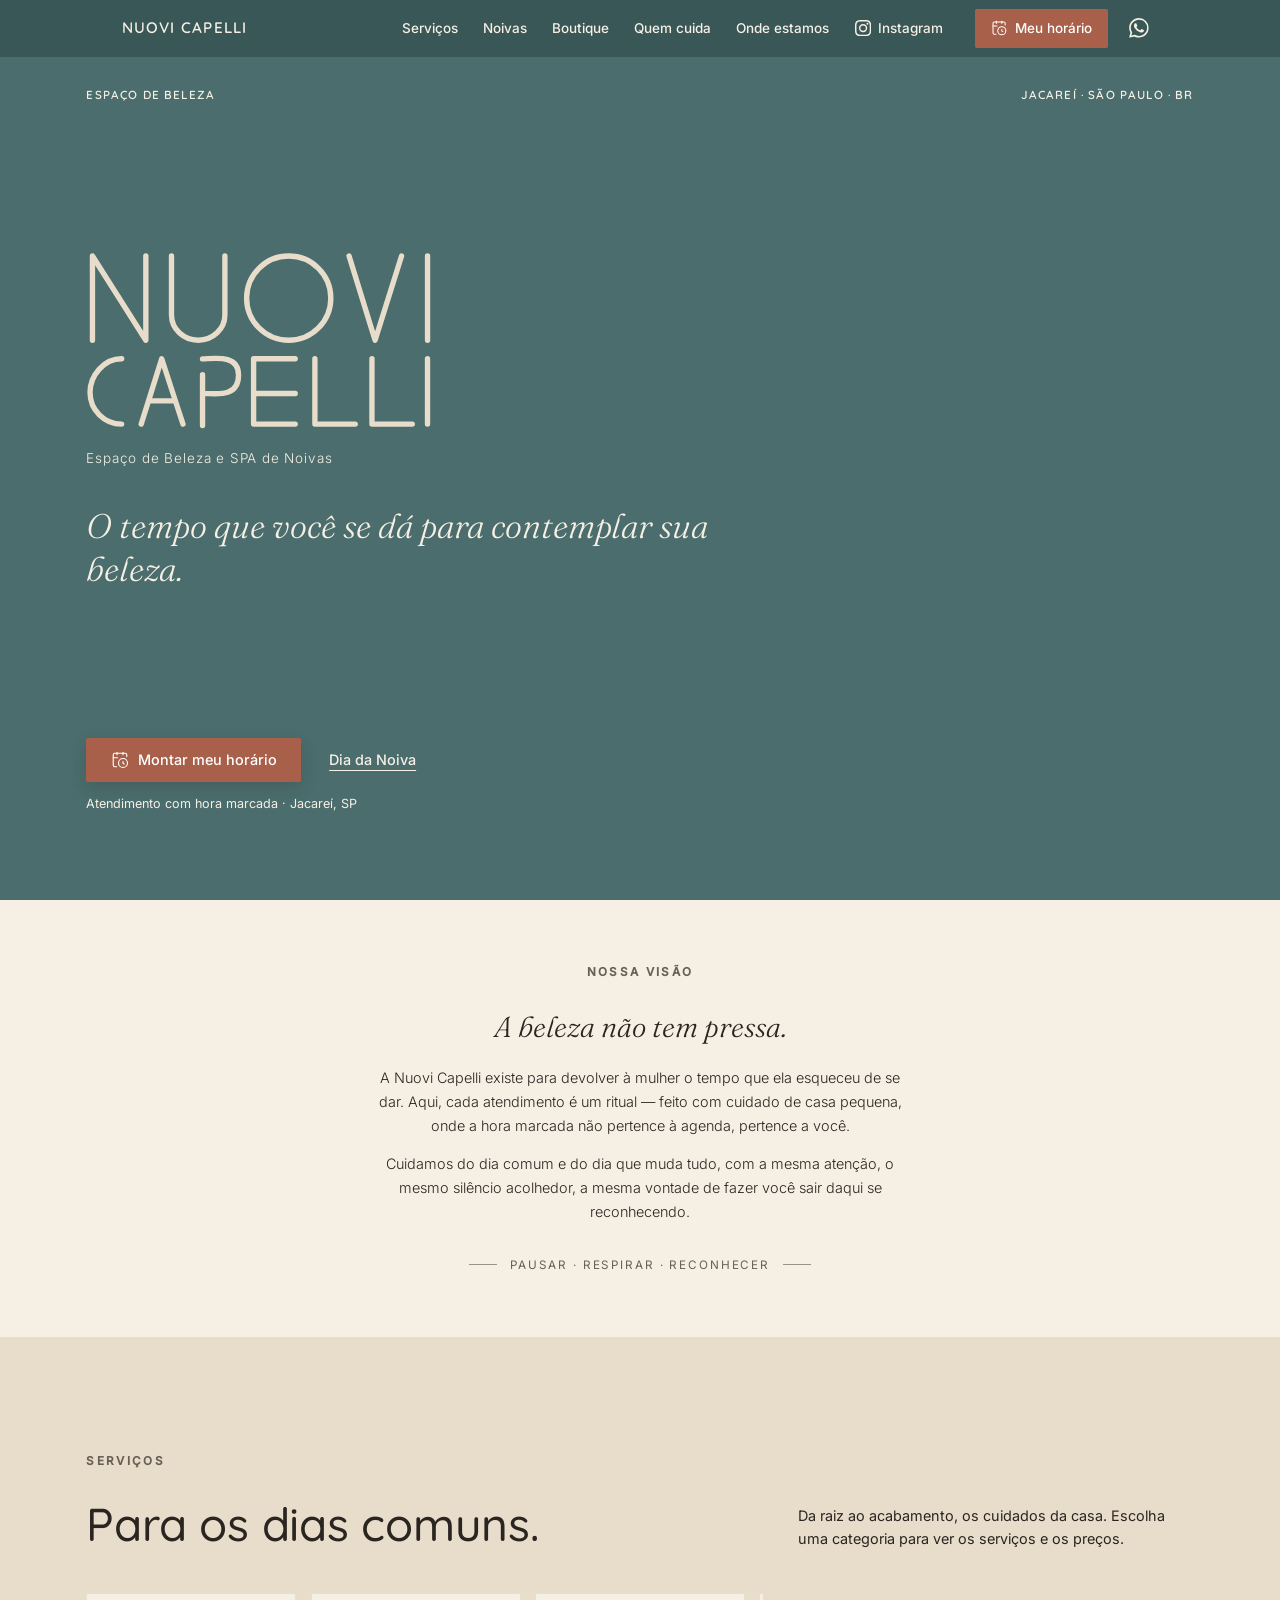
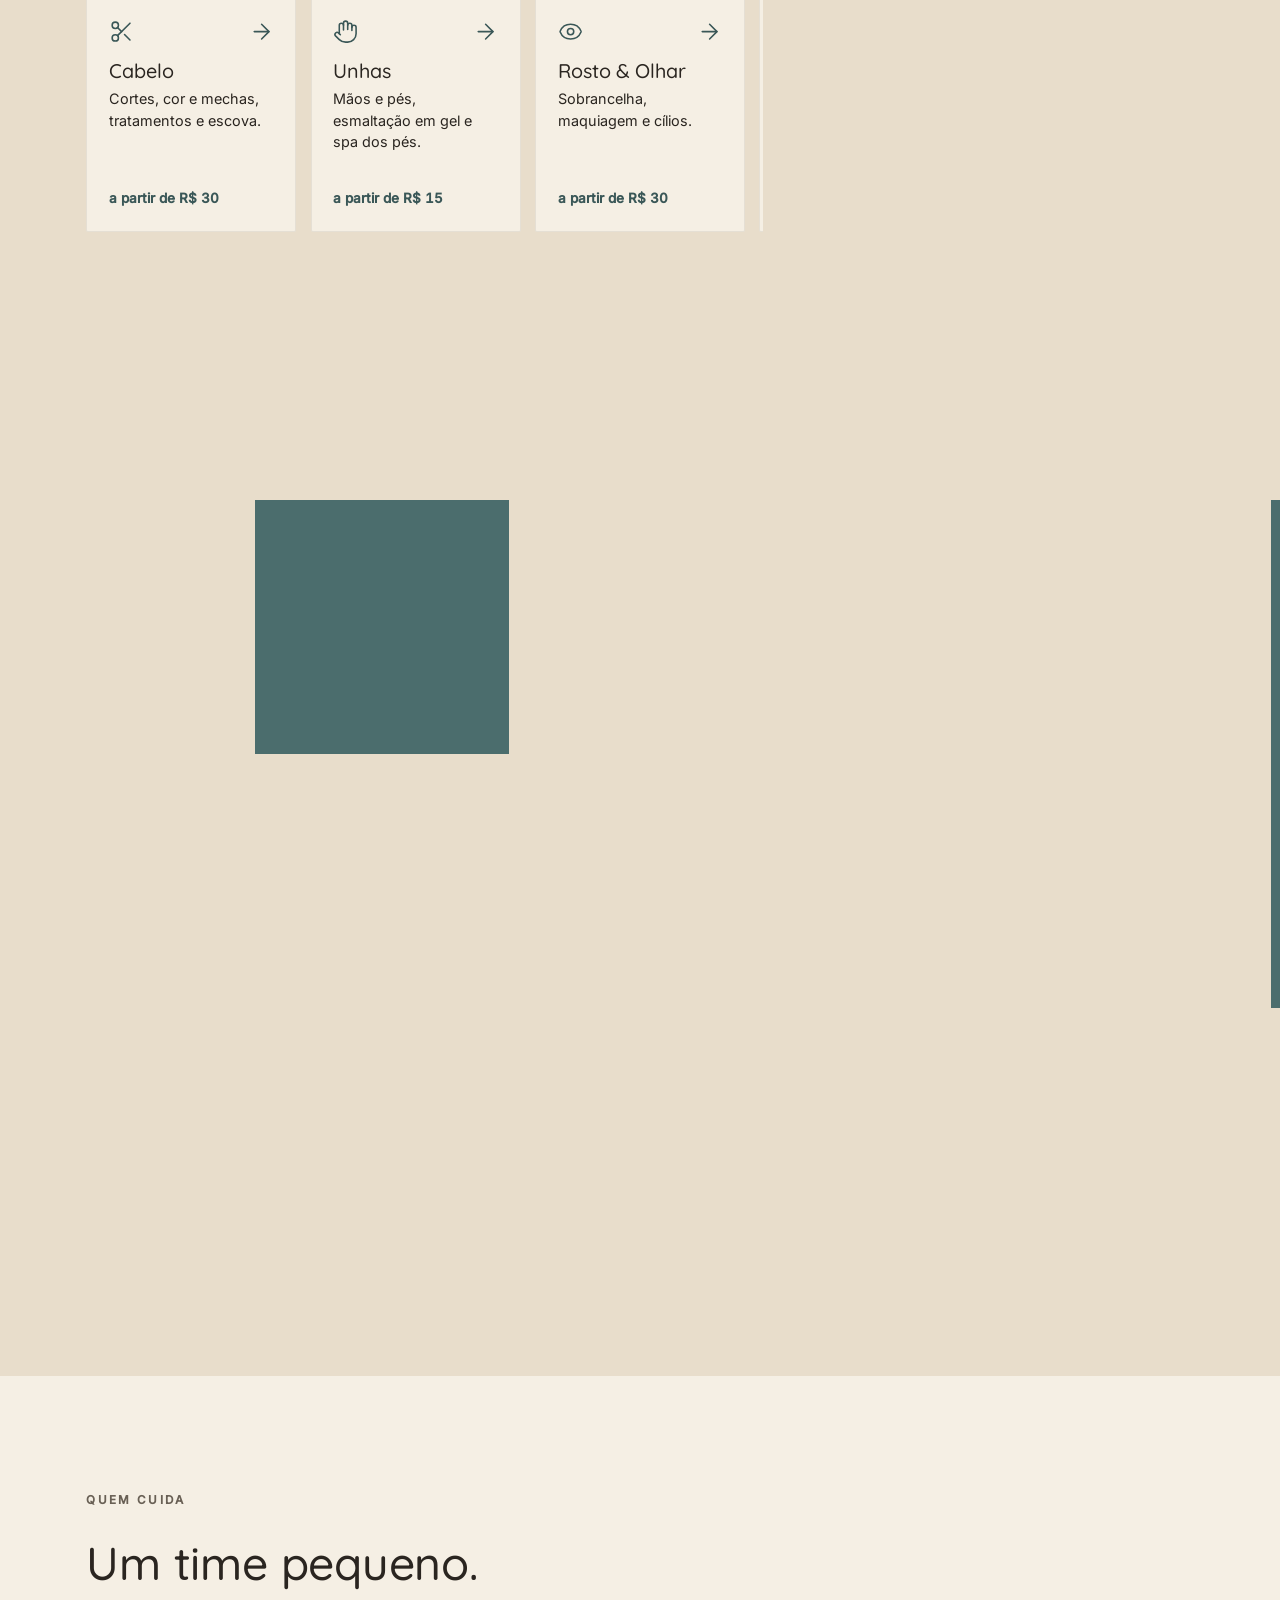
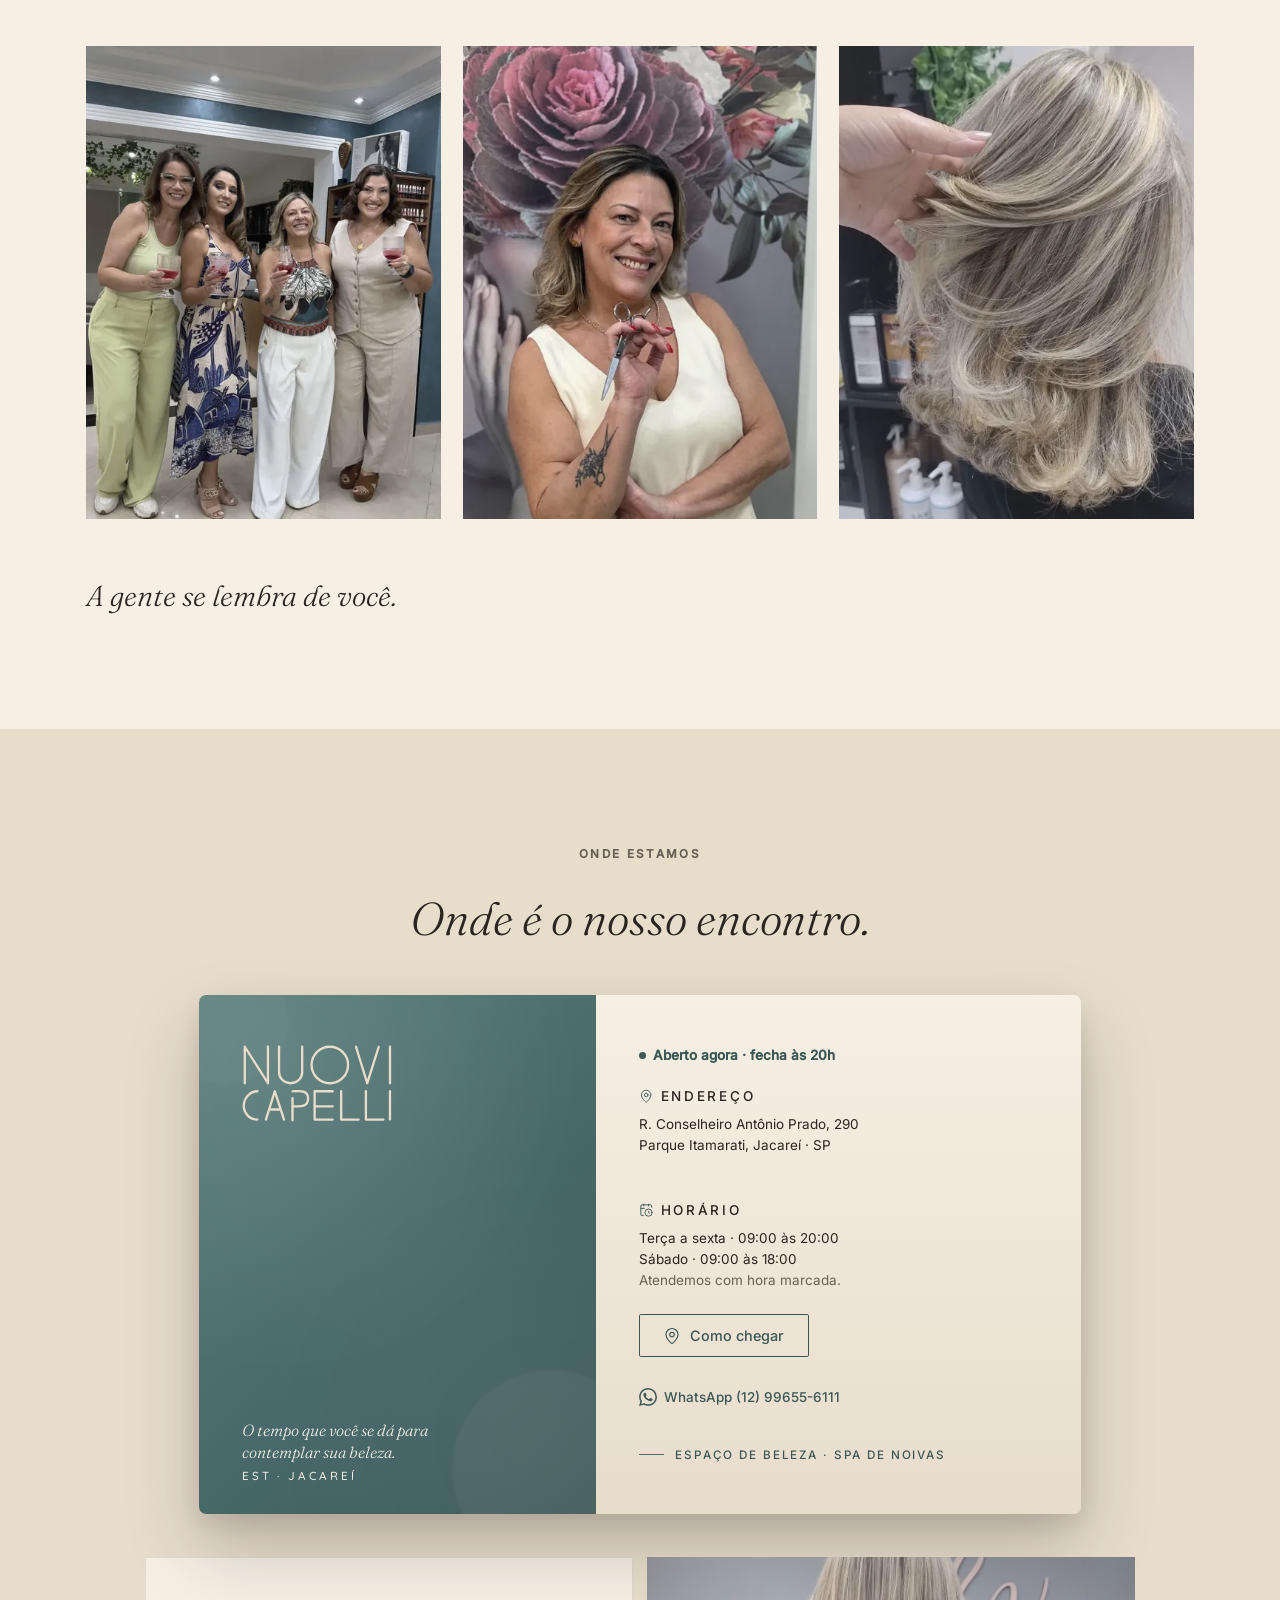
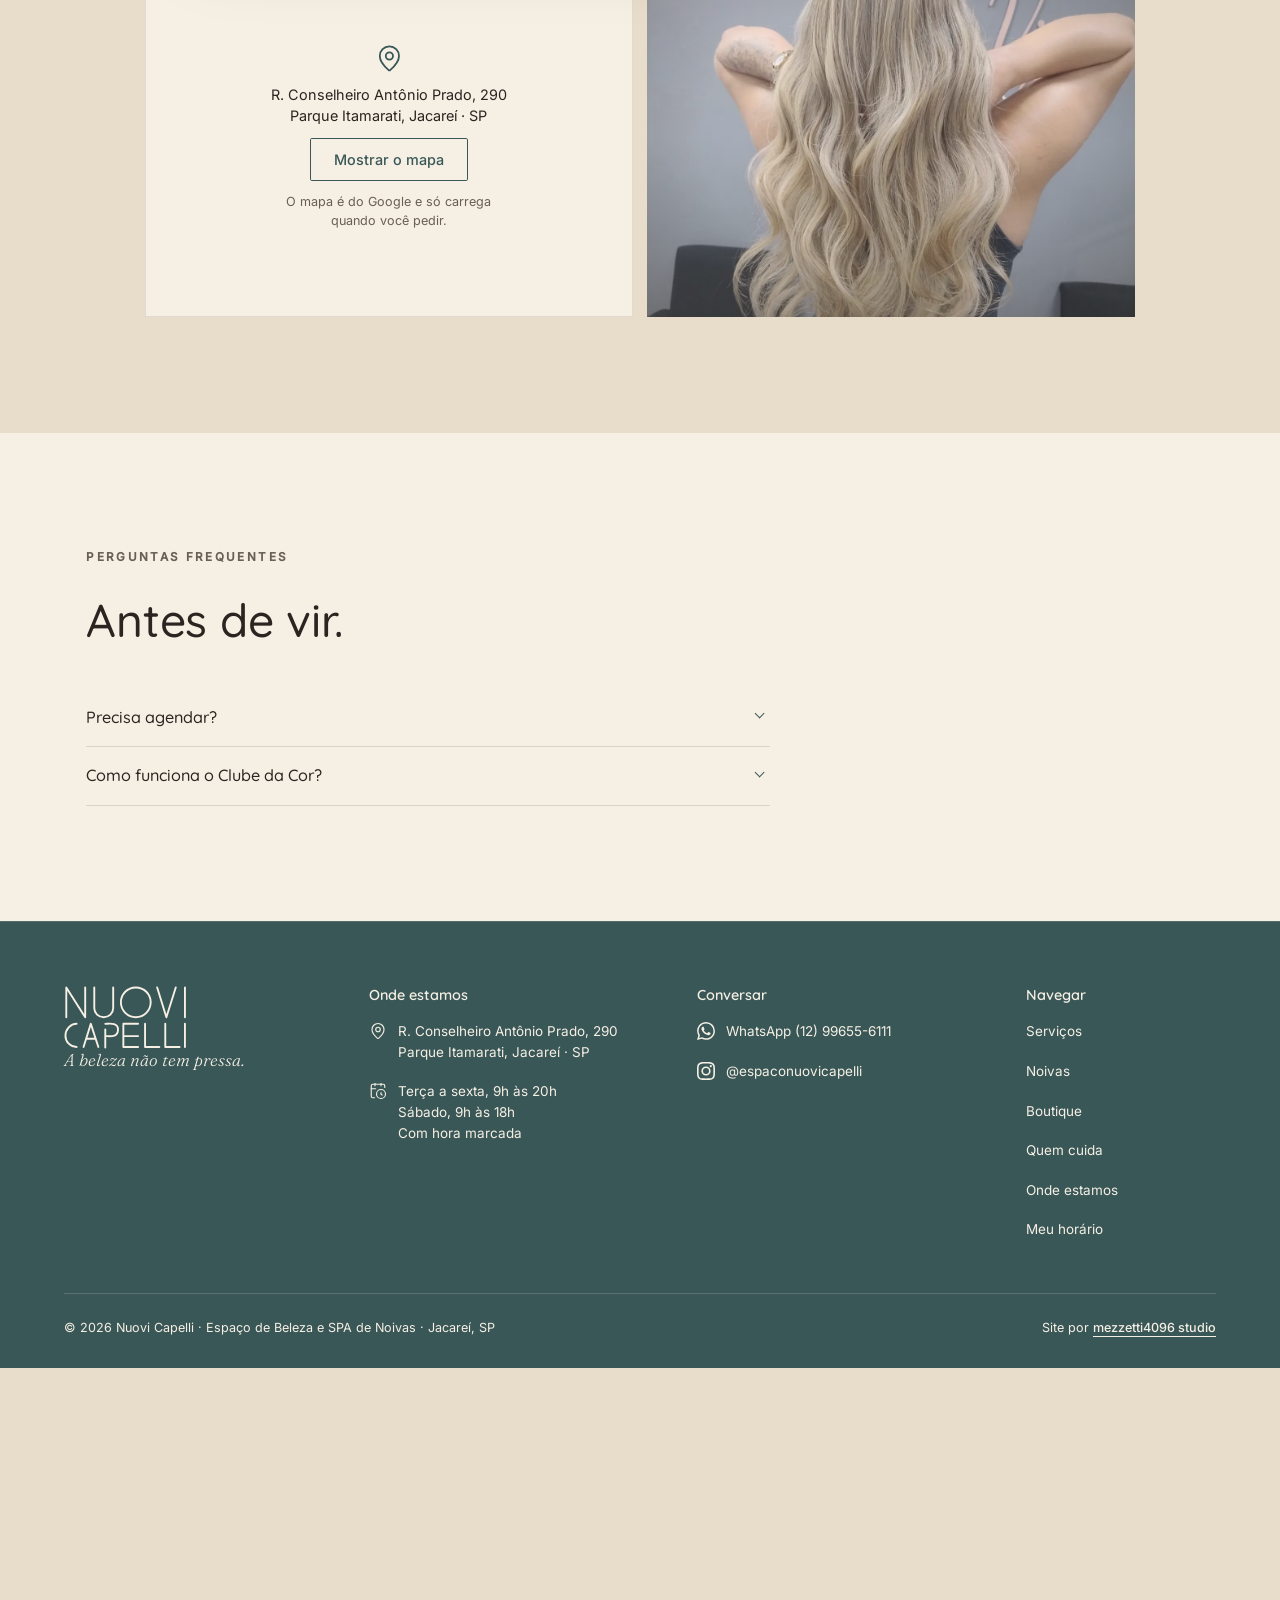
<file: index.html>
<!DOCTYPE html>
<html lang="pt-BR">
<head>
  <meta charset="UTF-8">
  <meta name="viewport" content="width=device-width, initial-scale=1.0">
  <meta name="description" content="Salão de beleza em Jacareí, SP: cabelo, unhas, maquiagem, estética, depilação a laser e Dia da Noiva. Atendimento com hora marcada.">
  <link rel="canonical" href="https://mezzetti4096.github.io/nuovi-capelli/">
  <title>Nuovi Capelli · Salão de beleza e SPA de noivas em Jacareí</title>
  <meta name="theme-color" content="#3A5757">

  <!-- Open Graph (WhatsApp, Facebook, Instagram) -->
  <meta property="og:type" content="website">
  <meta property="og:locale" content="pt_BR">
  <meta property="og:site_name" content="Nuovi Capelli">
  <meta property="og:url" content="https://mezzetti4096.github.io/nuovi-capelli/">
  <meta property="og:title" content="Nuovi Capelli · Salão de beleza e SPA de noivas em Jacareí">
  <meta property="og:description" content="Espaço de beleza e SPA de noivas em Jacareí, SP. Cabelo, unhas, maquiagem, estética e depilação a laser.">
  <meta property="og:image" content="https://mezzetti4096.github.io/nuovi-capelli/og-nuovi.jpg">
  <meta property="og:image:secure_url" content="https://mezzetti4096.github.io/nuovi-capelli/og-nuovi.jpg">
  <meta property="og:image:type" content="image/jpeg">
  <meta property="og:image:width" content="1200">
  <meta property="og:image:height" content="630">
  <meta property="og:image:alt" content="Nuovi Capelli — espaço de beleza e SPA em Jacareí (SP)">

  <!-- Twitter / X -->
  <meta name="twitter:card" content="summary_large_image">
  <meta name="twitter:title" content="Nuovi Capelli · Salão de beleza e SPA de noivas em Jacareí">
  <meta name="twitter:description" content="Espaço de beleza e SPA de noivas em Jacareí, SP. Cabelo, unhas, maquiagem, estética e depilação a laser.">
  <meta name="twitter:image" content="https://mezzetti4096.github.io/nuovi-capelli/og-nuovi.jpg">

  <!-- HEAD-COMUM:INICIO -->
<link rel="icon" type="image/svg+xml" href="assets/logo.svg">
<link rel="icon" type="image/png" href="assets/logo.png">
<link rel="apple-touch-icon" href="assets/logo.png">
<link rel="preload" href="assets/fontes/quicksand.woff2" as="font" type="font/woff2" crossorigin>
<link rel="preload" href="assets/fontes/inter.woff2" as="font" type="font/woff2" crossorigin>
<link rel="preload" href="assets/fontes/fraunces-italico.woff2" as="font" type="font/woff2" crossorigin>
<link rel="stylesheet" href="assets/css/comum.css">
<script src="assets/js/comum.js" defer></script>
<!-- HEAD-COMUM:FIM -->

  <!-- Dados estruturados — SEO local (Jacareí, SP) -->
  <script type="application/ld+json">
  {
    "@context": "https://schema.org",
    "@type": "HairSalon",
    "name": "Nuovi Capelli",
    "image": "https://mezzetti4096.github.io/nuovi-capelli/og-nuovi.jpg",
    "logo": "https://mezzetti4096.github.io/nuovi-capelli/assets/logo.png",
    "url": "https://mezzetti4096.github.io/nuovi-capelli/",
    "telephone": "+5512996556111",
    "priceRange": "R$ 30 – R$ 1.997",
    "address": {
      "@type": "PostalAddress",
      "streetAddress": "R. Conselheiro Antônio Prado, 290, Parque Itamarati",
      "addressLocality": "Jacareí",
      "addressRegion": "SP",
      "addressCountry": "BR"
    },
    "openingHoursSpecification": [
      {
        "@type": "OpeningHoursSpecification",
        "dayOfWeek": ["Tuesday", "Wednesday", "Thursday", "Friday"],
        "opens": "09:00",
        "closes": "20:00"
      },
      {
        "@type": "OpeningHoursSpecification",
        "dayOfWeek": "Saturday",
        "opens": "09:00",
        "closes": "18:00"
      }
    ],
    "sameAs": [
      "https://www.instagram.com/espaconuovicapelli/"
    ]
  }
  </script>

  <style>
    /* =========================================
       TOKENS DA MARCA — NUOVI CAPELLI
       ========================================= */
    :root {
      /* Cores — Modo Dia */
      --linho:        #E8DDCB;
      --areia:        #D4C4A8;
      --branco-cru:   #F5EFE4;

      /* Cores — Modo Noite (Ocasião / Noivas) */
      --petroleo:     #4B6D6D;
      --petroleo-esc: #3A5757;

      /* Texto */
      --tinta:        #2A2520;
      --nevoa:        #9C9286;
      --nevoa-texto:  #696055; /* névoa para texto pequeno (4,6:1 no linho) */

      /* Movimento dos cards que abrem */
      --ease-abre:    cubic-bezier(0.23, 1, 0.32, 1);
      --dur-abre:     380ms;

      /* Tipografia */
      --font-logo:    'Quicksand', system-ui, sans-serif;
      --font-sans:    'Inter', system-ui, sans-serif;
      --font-serif:   'Fraunces', Georgia, serif;

      /* Escala */
      --max-text:     620px;
      --max-page:     1280px;
      --margin-x:     96px;
      --section-y:    128px;

      --radius:       2px;
    }

    /* =========================================
       RESET
       ========================================= */
    *, *::before, *::after { box-sizing: border-box; margin: 0; padding: 0; }

    /* Rolagem suave, scroll-margin das âncoras, foco e movimento reduzido: assets/css/comum.css */

    /* Zoom padrão de 90% no computador (pedido da Neia, 05/10/2026).
       No celular fica em 100% para não diminuir o texto. */
    @media (min-width: 901px) {
      html { zoom: 0.9; }
      html .hero { min-height: calc(100vh / 0.9); } /* o hero continua ocupando a tela inteira */
    }

    body {
      font-family: var(--font-sans);
      font-weight: 400;
      font-size: 16px;
      line-height: 1.55;
      color: var(--tinta);
      background: var(--linho);
      -webkit-font-smoothing: antialiased;
      -moz-osx-font-smoothing: grayscale;
    }

    img { max-width: 100%; height: auto; display: block; }
    a { color: inherit; text-decoration: none; }
    button { font-family: inherit; cursor: pointer; border: none; background: none; color: inherit; }

    /* =========================================
       LOGO (recriação CSS — Quicksand bold)
       ========================================= */
    .logo-mark {
      font-family: var(--font-logo);
      font-weight: 600;
      letter-spacing: 0.02em;
      line-height: 0.95;
      display: inline-block;
    }
    .logo-mark span { display: block; }

    /* =========================================
       HERO
       ========================================= */
    .hero {
      min-height: 100vh;
      padding: var(--margin-x);
      padding-top: max(var(--margin-x), calc(var(--cab-h) + 32px)); /* livra o cabeçalho fixo */
      display: flex;
      flex-direction: column;
      justify-content: space-between;
      background: var(--petroleo);
      color: var(--branco-cru);
    }
    .hero__top {
      display: flex;
      justify-content: space-between;
      align-items: flex-start;
      font-family: var(--font-logo);
      font-weight: 600;
      font-size: 13px;
      letter-spacing: 0.1em;
      text-transform: uppercase;
      color: var(--branco-cru);
    }
    .hero__center {
      flex: 1;
      display: flex;
      flex-direction: column;
      justify-content: center;
      max-width: 880px;
    }
    .hero__logo {
      width: clamp(220px, 30vw, 420px);
      height: auto;
      color: var(--linho);
      margin-bottom: 20px;
      opacity: 0;
      animation: fadeUp 1s ease 0.2s forwards;
    }
    .hero__logo svg { width: 100%; height: auto; display: block; }
    .hero__tagline {
      font-family: var(--font-sans);
      font-weight: 300;
      font-size: 15px;
      letter-spacing: 0.06em;
      color: var(--branco-cru);
      opacity: 0;
      margin-bottom: 40px;
      animation: fadeUp 1s ease 0.4s forwards;
    }
    .hero__statement {
      font-family: var(--font-serif);
      font-weight: 300;
      font-style: italic;
      font-size: clamp(22px, 3.2vw, 38px);
      line-height: 1.25;
      max-width: 720px;
      color: var(--branco-cru);
      opacity: 0;
      animation: fadeUp 1s ease 0.6s forwards;
    }
    .hero__bottom {
      display: flex;
      flex-direction: column;
      align-items: flex-start;
      gap: 14px;
      opacity: 0;
      animation: fadeUp 1s ease 0.8s forwards;
    }
    .hero__acoes {
      display: flex;
      flex-wrap: wrap;
      align-items: center;
      gap: 12px 28px;
    }
    .hero__confianca {
      font-size: var(--t-apoio);
      color: var(--branco-cru);
    }
    /* Botões: .btn, .btn--primario (terracota), .btn--secundario e .btn--texto em assets/css/comum.css */

    /* =========================================
       SEÇÃO GENÉRICA
       ========================================= */
    section {
      padding: var(--section-y) var(--margin-x);
    }
    .eyebrow {
      font-family: var(--font-sans);
      font-size: var(--t-rotulo);
      font-weight: 600;
      letter-spacing: 0.2em;
      text-transform: uppercase;
      color: var(--nevoa-texto);
      margin-bottom: 32px;
    }
    .section-title {
      font-family: var(--font-logo);
      font-weight: 500;
      font-size: clamp(32px, 4vw, 56px);
      line-height: 1.1;
      letter-spacing: -0.005em;
      max-width: var(--max-text);
      margin-bottom: 48px;
    }

    /* =========================================
       SEÇÃO: NOSSA VISÃO — manifesto compacto
       ========================================= */
    .visao {
      background: var(--branco-cru);
      padding: calc(var(--section-y) * 0.55) var(--margin-x);
    }
    .visao__inner {
      max-width: 760px;
      margin: 0 auto;
      text-align: center;
    }
    .visao__title {
      font-family: var(--font-serif);
      font-style: italic;
      font-weight: 300;
      font-size: clamp(22px, 2.6vw, 32px);
      line-height: 1.2;
      color: var(--tinta);
      margin-bottom: 24px;
    }
    .visao__text {
      font-family: var(--font-sans);
      font-weight: 300;
      font-size: 16px;
      line-height: 1.65;
      color: var(--tinta);
      max-width: 60ch; /* cerca de 60 caracteres por linha */
      margin: 0 auto 16px;
    }
    .visao__signature {
      display: inline-flex;
      align-items: center;
      gap: 14px;
      margin-top: 20px;
      font-family: var(--font-sans);
      font-size: var(--t-rotulo);
      letter-spacing: 0.16em;
      text-transform: uppercase;
      color: var(--nevoa-texto);
    }
    .visao__signature::before,
    .visao__signature::after {
      content: '';
      width: 32px;
      height: 1px;
      background: var(--nevoa);
    }

    /* =========================================
       CARTÃO DA LOJA — Business card 9:5, gradiente
       ========================================= */
    .card-loja-wrap {
      max-width: 980px;
      margin: 0 auto 96px;
      padding: 0;
      perspective: 1400px;
    }
    .card-loja {
      display: grid;
      grid-template-columns: 0.9fr 1.1fr;
      min-height: 460px; /* altura pelo conteúdo: o cartão ganhou o WhatsApp */
      width: 100%;
      border-radius: 8px;
      overflow: hidden;
      box-shadow:
        0 40px 80px rgba(42, 37, 32, 0.22),
        0 12px 28px rgba(42, 37, 32, 0.12);
      transition: transform 0.6s cubic-bezier(.2,.7,.2,1), box-shadow 0.6s ease;
      position: relative;
    }
    .card-loja:hover {
      transform: translateY(-10px) rotateX(2deg) rotateY(-1.5deg);
      box-shadow:
        0 60px 110px rgba(42, 37, 32, 0.28),
        0 20px 40px rgba(42, 37, 32, 0.14);
    }
    .card-loja__face {
      background:
        radial-gradient(circle at 20% 15%, rgba(232, 221, 203, 0.10), transparent 55%),
        radial-gradient(circle at 85% 85%, rgba(232, 221, 203, 0.06), transparent 50%),
        linear-gradient(135deg, #5A8080 0%, #4B6D6D 45%, #3A5757 100%);
      color: var(--branco-cru);
      padding: 56px 48px;
      display: flex;
      flex-direction: column;
      justify-content: space-between;
      position: relative;
      overflow: hidden;
    }
    .card-loja__face::after {
      content: '';
      position: absolute;
      right: -60px; bottom: -60px;
      width: 220px; height: 220px;
      border-radius: 50%;
      background: rgba(232, 221, 203, 0.05);
      filter: blur(2px);
    }
    .card-loja__face::before {
      content: '';
      position: absolute;
      left: -40px; top: -40px;
      width: 140px; height: 140px;
      border-radius: 50%;
      background: rgba(232, 221, 203, 0.04);
      filter: blur(1px);
    }
    .card-loja__brand {
      font-family: var(--font-logo);
      font-weight: 600;
      font-size: clamp(32px, 3.6vw, 44px);
      line-height: 0.95;
      letter-spacing: 0.01em;
      position: relative;
      z-index: 1;
    }
    .card-loja__brand span { display: block; }
    .card-loja__brand svg { width: clamp(120px, 13vw, 170px); height: auto; display: block; color: var(--linho); }
    .card-loja__tagline {
      font-family: var(--font-serif);
      font-style: italic;
      font-weight: 300;
      font-size: clamp(15px, 1.4vw, 18px);
      line-height: 1.4;
      color: var(--branco-cru);
      max-width: 260px;
      position: relative;
      z-index: 1;
    }
    .card-loja__monogram {
      position: absolute;
      bottom: 32px;
      left: 48px;
      font-family: var(--font-logo);
      font-weight: 500;
      font-size: var(--t-rotulo);
      letter-spacing: 0.24em;
      color: var(--branco-cru);
      z-index: 1;
    }
    .card-loja__body {
      background:
        linear-gradient(180deg, var(--branco-cru) 0%, var(--linho) 100%);
      padding: 56px 48px;
      display: flex;
      flex-direction: column;
      gap: 22px;
      justify-content: center;
    }
    .card-loja__rotulo {
      display: flex;
      align-items: center;
      gap: 8px;
      font-family: var(--font-sans);
      font-size: var(--t-rotulo);
      letter-spacing: 0.2em;
      text-transform: uppercase;
      color: var(--nevoa-texto);
      margin-bottom: 8px;
      font-weight: 500;
    }
    .card-loja__group p {
      font-family: var(--font-sans);
      font-size: 15px;
      color: var(--tinta);
      line-height: 1.55;
    }
    /* Status "Aberto agora · fecha às 20h" (calculado no fuso de São Paulo; sem JS não aparece) */
    .onde-status {
      display: inline-flex;
      align-items: center;
      gap: 8px;
      font-size: 15px;
      font-weight: 600;
      color: var(--petroleo-esc);
    }
    .onde-status::before { content: ''; width: 8px; height: 8px; border-radius: 50%; background: currentColor; }
    .onde-status--fechado { color: var(--nevoa-texto); }
    .onde-acoes { display: flex; flex-wrap: wrap; gap: 12px; margin-top: 4px; }
    .onde-whats { display: inline-flex; align-items: center; gap: 8px; min-height: 44px; font-size: 15px; font-weight: 500; color: var(--petroleo-esc); }
    .onde-whats .icone { width: 20px; height: 20px; }
    .onde-whats:hover span { text-decoration: underline; text-underline-offset: 3px; }
    .card-loja__rotulo .icone { width: 16px; height: 16px; color: var(--petroleo-esc); }
    .card-loja__group p.muted {
      color: var(--nevoa-texto);
      font-size: 15px;
    }
    .card-loja__divider {
      height: 1px;
      background: linear-gradient(90deg, rgba(42,37,32,0) 0%, rgba(42,37,32,0.14) 50%, rgba(42,37,32,0) 100%);
      margin: 2px 0;
    }
    .card-loja__footer {
      margin-top: 10px;
      display: flex;
      align-items: center;
      gap: 12px;
      font-size: var(--t-rotulo);
      letter-spacing: 0.16em;
      text-transform: uppercase;
      color: var(--petroleo-esc);
      font-weight: 500;
    }
    .card-loja__footer::before {
      content: '';
      width: 28px;
      height: 1px;
      background: var(--petroleo);
    }

    /* =========================================
       SEÇÃO: O LUGAR — galeria editorial 3 fotos + info
       ========================================= */
    .lugar__title-block {
      text-align: center;
      max-width: 720px;
      margin: 0 auto 56px;
    }
    .lugar .card-loja-wrap { margin-bottom: 48px; }
    .lugar__intro {
      font-family: var(--font-serif);
      font-style: italic;
      font-weight: 300;
      font-size: clamp(32px, 4vw, 52px);
      line-height: 1.15;
      color: var(--tinta);
      margin-top: 16px;
    }
    .onde-midia {
      display: grid;
      grid-template-columns: 1fr 1fr;
      gap: 16px;
      max-width: 1100px;
      margin: 0 auto;
    }
    .lugar__video {
      position: relative;
      overflow: hidden;
      width: 100%;
      height: 400px;
      background: var(--areia);
    }
    /* Mapa: capa leve; o iframe do Google (com cookies de terceiros) só entra quando a cliente pede */
    .mapa { height: 400px; background: var(--branco-cru); border: 1px solid rgba(42, 37, 32, 0.1); }
    .mapa__capa {
      height: 100%;
      display: flex;
      flex-direction: column;
      align-items: center;
      justify-content: center;
      gap: 12px;
      padding: 24px;
      text-align: center;
    }
    .mapa__capa > .icone { width: 32px; height: 32px; color: var(--petroleo-esc); }
    .mapa__texto { font-size: 16px; line-height: 1.5; }
    .mapa__nota { font-size: var(--t-apoio); color: var(--nevoa-texto); max-width: 260px; }
    .mapa__iframe { display: block; width: 100%; height: 100%; border: 0; }
    html:not(.js) .mapa__botao,
    html.js .mapa__link { display: none; }
    .lugar__video video {
      width: 100%;
      height: 100%;
      object-fit: cover;
      display: block;
      filter: saturate(0.85) contrast(0.95);
    }
    /* Vinheta degradê suave sobre o vídeo */
    .lugar__video::after {
      content: '';
      position: absolute;
      inset: 0;
      background:
        radial-gradient(ellipse at center, transparent 55%, rgba(42, 37, 32, 0.28) 100%),
        linear-gradient(180deg, transparent 50%, rgba(42, 37, 32, 0.20) 100%);
      pointer-events: none;
    }

    /* =========================================
       SEÇÃO: NOSSOS SERVIÇOS — 5 blocos que abrem o cardápio
       (gerados por gerar-servicos.py no marcador SERVICOS-RESUMO)
       ========================================= */
    .servicos-home__topo {
      display: flex;
      justify-content: space-between;
      align-items: flex-end;
      flex-wrap: wrap;
      gap: 24px 48px;
      margin-bottom: 48px;
    }
    .servicos-home__topo .section-title { margin-bottom: 0; }
    .servicos-home__lead { max-width: 440px; font-size: 16px; line-height: 1.6; }
    .blocos-servico {
      list-style: none;
      display: grid;
      grid-template-columns: repeat(auto-fit, minmax(220px, 1fr));
      gap: 16px;
    }
    .bloco-servico {
      position: relative;
      display: flex;
      flex-direction: column;
      gap: 6px;
      height: 100%;
      padding: 28px 24px 24px;
      background: var(--branco-cru);
      border: 1px solid rgba(42, 37, 32, 0.08);
      border-radius: var(--radius);
      transition: border-color 0.25s ease, transform 0.25s var(--ease-saida);
    }
    .bloco-servico:hover { border-color: var(--petroleo-esc); transform: translateY(-3px); }
    .bloco-servico > .icone { width: 28px; height: 28px; color: var(--petroleo-esc); margin-bottom: 10px; }
    .bloco-servico__nome { font-family: var(--font-logo); font-weight: 500; font-size: 22px; line-height: 1.2; }
    .bloco-servico__desc { font-size: 16px; line-height: 1.5; flex: 1; }
    .bloco-servico__preco {
      margin-top: 10px;
      font-size: 15px;
      font-weight: 600;
      color: var(--petroleo-esc);
      font-variant-numeric: tabular-nums;
    }
    .bloco-servico__seta {
      position: absolute;
      top: 28px;
      right: 24px;
      width: 20px;
      height: 20px;
      color: var(--petroleo-esc);
      transition: transform 0.25s var(--ease-saida);
    }
    .bloco-servico:hover .bloco-servico__seta { transform: translateX(4px); }
    .servicos-home__todos { margin-top: 28px; }

    /* =========================================
           /* =========================================
       SEÇÃO: A OCASIÃO (Modo Noite — Noivas)
       ========================================= */
    .ocasiao {
      background: var(--petroleo);
      color: var(--branco-cru);
      padding: calc(var(--section-y) * 1.4) var(--margin-x);
      position: relative;
      overflow: hidden;
    }
    .ocasiao__grid {
      display: grid;
      grid-template-columns: 1fr 1fr;
      gap: 96px;
      align-items: center;
      max-width: var(--max-page);
      margin: 0 auto;
    }
    .ocasiao__eyebrow {
      color: var(--branco-cru);
      margin-bottom: 32px;
    }
    .ocasiao__title {
      font-family: var(--font-serif);
      font-weight: 300;
      font-style: italic;
      font-size: clamp(36px, 4.5vw, 64px);
      line-height: 1.1;
      color: var(--branco-cru);
      margin-bottom: 32px;
    }
    .ocasiao__text {
      font-size: 17px;
      line-height: 1.65;
      color: var(--branco-cru);
      margin-bottom: 40px;
      max-width: 520px;
    }
    .ocasiao__actions {
      display: flex;
      flex-wrap: wrap;
      gap: 16px;
      align-items: center;
    }

    .ocasiao__photo {
      aspect-ratio: 4/5;
      overflow: hidden;
    }
    .ocasiao__photo img {
      width: 100%;
      height: 100%;
      object-fit: cover;
      filter: saturate(0.7) brightness(0.92);
    }

    /* =========================================
       SEÇÃO: QUEM CUIDA
       ========================================= */
    .quem {
      background: var(--branco-cru);
    }
    .quem__photos {
      display: grid;
      grid-template-columns: repeat(3, 1fr);
      gap: 24px;
      margin-top: 64px;
    }
    .quem__photo {
      aspect-ratio: 3/4;
      overflow: hidden;
      background: var(--areia);
    }
    .quem__photo img {
      width: 100%;
      height: 100%;
      object-fit: cover;
      filter: saturate(0.8) contrast(0.95);
      transition: transform 0.7s ease;
    }
    .quem__photo:hover img { transform: scale(1.03); }
    .quem__photos:focus-visible { outline-offset: 6px; }
    /* Pontos do carrossel (só no celular) */
    .quem__pontos { display: none; justify-content: center; margin-top: 8px; }
    .quem__ponto { width: 44px; height: 44px; display: grid; place-items: center; }
    .quem__ponto::before {
      content: '';
      width: 10px;
      height: 10px;
      border-radius: 50%;
      border: 1.5px solid var(--petroleo-esc);
      transition: background-color 0.2s ease;
    }
    .quem__ponto[aria-current="true"]::before { background: var(--petroleo-esc); }
    .quem__line {
      font-family: var(--font-serif);
      font-style: italic;
      font-weight: 300;
      font-size: clamp(24px, 2.5vw, 32px);
      max-width: var(--max-text);
      margin-top: 64px;
      line-height: 1.3;
    }

    /* =========================================
       SEÇÃO: DEPOIMENTOS, PERGUNTAS E NOMES DA EQUIPE
       (gerados da planilha; sem dado, não aparecem)
       ========================================= */
    .quem__nomes {
      list-style: none;
      display: flex;
      flex-wrap: wrap;
      gap: 12px 32px;
      margin-top: 32px;
    }
    .quem__nome { display: block; font-family: var(--font-logo); font-weight: 500; font-size: 18px; }
    .quem__funcao { display: block; font-size: var(--t-apoio); color: var(--nevoa-texto); }
    .depoimentos { background: var(--branco-cru); }
    .depoimentos__lista {
      display: grid;
      grid-template-columns: repeat(auto-fit, minmax(260px, 1fr));
      gap: 16px;
      margin-bottom: 28px;
    }
    .depoimento {
      margin: 0;
      padding: 28px 24px;
      background: var(--linho);
      border-radius: var(--radius);
    }
    .depoimento blockquote p {
      font-family: var(--font-serif);
      font-style: italic;
      font-weight: 300;
      font-size: 19px;
      line-height: 1.45;
    }
    .depoimento figcaption { margin-top: 16px; font-size: var(--t-apoio); font-weight: 600; color: var(--nevoa-texto); }
    .faq-home { background: var(--branco-cru); }
    .faq__lista { max-width: 760px; }
    .faq__item { border-bottom: 1px solid rgba(42, 37, 32, 0.14); }
    .faq__item summary {
      list-style: none;
      cursor: pointer;
      position: relative;
      min-height: 44px;
      padding: 18px 40px 18px 0;
      font-family: var(--font-logo);
      font-weight: 500;
      font-size: 18px;
    }
    .faq__item summary::-webkit-details-marker { display: none; }
    .faq__item summary::after {
      content: '';
      position: absolute;
      right: 8px;
      top: 24px;
      width: 8px;
      height: 8px;
      border-right: 1.5px solid var(--petroleo-esc);
      border-bottom: 1.5px solid var(--petroleo-esc);
      transform: rotate(45deg);
      transition: transform 0.3s var(--ease-saida);
    }
    .faq__item[open] summary::after { transform: rotate(225deg); }
    .faq__item p { padding: 0 0 20px; max-width: 62ch; font-size: 16px; line-height: 1.65; }

    /* =========================================
       ANIMAÇÕES
       ========================================= */
    @keyframes fadeUp {
      from { opacity: 0; transform: translateY(20px); }
      to   { opacity: 1; transform: translateY(0); }
    }

    html.js .reveal {
      opacity: 0;
      transform: translateY(24px);
      transition: opacity 1s ease, transform 1s ease;
    }
    html.js .reveal.in-view {
      opacity: 1;
      transform: translateY(0);
    }
    @media (prefers-reduced-motion: reduce) {
      html.js .reveal { opacity: 1; transform: none; }
    }


    /* =========================================
       RESPONSIVO
       ========================================= */
    @media (max-width: 900px) {
      :root {
        --margin-x: 24px;
        --section-y: 64px;
      }
      .hero { min-height: 85svh; } /* o primeiro bloco de serviços já aparece na dobra; a barra fixa só vem depois do hero */
      .hero__top { display: none; } /* repete o subtítulo; no celular quebrava em duas linhas */
      .hero__logo { width: clamp(220px, 70vw, 360px); }
      .hero__acoes { flex-direction: column; align-items: stretch; width: 100%; gap: 8px; }
      .hero__acoes .btn--texto { align-self: flex-start; }

      .lugar__header { grid-template-columns: 1fr; gap: 32px; }
      .onde-midia { grid-template-columns: 1fr; gap: 12px; }
      .lugar__video { height: 200px; }
      .mapa { height: auto; }
      .mapa__capa { flex-direction: row; flex-wrap: wrap; justify-content: flex-start; text-align: left; gap: 8px 14px; padding: 18px; }
      .mapa__texto { display: none; } /* no celular o endereço já está no cartão logo acima */
      .mapa__nota { max-width: none; flex-basis: 100%; }
      .mapa:has(iframe) { height: 280px; }
      .onde-acoes .btn { flex: 1 1 100%; }
      .lugar__title-block { margin-bottom: 32px; }
      .card-loja__footer { display: none; }

      .servicos-home__topo { margin-bottom: 32px; }
      .blocos-servico { grid-template-columns: 1fr; gap: 10px; }
      /* no celular, o ícone fica ao lado do nome */
      .bloco-servico {
        display: grid;
        grid-template-columns: 26px 1fr;
        column-gap: 14px;
        row-gap: 2px;
        padding: 18px 52px 18px 18px;
      }
      .bloco-servico > .icone { grid-row: 1 / span 3; width: 26px; height: 26px; margin: 1px 0 0; }
      .bloco-servico__nome { font-size: 20px; }
      .bloco-servico__preco { margin-top: 4px; }
      .bloco-servico__seta { top: 50%; right: 20px; transform: translateY(-50%); }
      .bloco-servico:hover .bloco-servico__seta { transform: translate(4px, -50%); }

      .lugar .card-loja-wrap { margin-bottom: 32px; }
      .card-loja {
        grid-template-columns: 1fr;
        min-height: 0;
      }
      .card-loja__face { display: none; } /* no celular, só as informações (o logo já está no topo e no rodapé) */
      .card-loja__face { padding: 36px 28px; min-height: 220px; }
      .card-loja__body { padding: 36px 28px; }
      .card-loja__brand { font-size: 28px; }
      .card-loja__face { gap: 20px; }
      .card-loja__monogram { position: static; }
      .visao { padding: 56px 24px; }
      .visao__inner { text-align: left; } /* texto centralizado em muitas linhas cansa no celular */
      .visao__text { margin-left: 0; }
      .visao__signature::before,
      .visao__signature::after { display: none; }

      .ocasiao { padding: var(--section-y) var(--margin-x); }
      .ocasiao__grid { grid-template-columns: 1fr; gap: 36px; }

      .quem__photos {
        grid-template-columns: none;
        grid-auto-flow: column;
        grid-auto-columns: 78%;
        gap: 12px;
        margin: 40px calc(-1 * var(--margin-x)) 0;
        padding: 0 var(--margin-x);
        overflow-x: auto;
        scroll-snap-type: x mandatory;
        scroll-padding: 0 var(--margin-x);
        scrollbar-width: none;
      }
      .quem__photo { scroll-snap-align: start; }
      html.js .quem__pontos { display: flex; }
      .quem__line { margin-top: 24px; }

    }
  </style>
  <script>document.documentElement.classList.add('js')</script>
</head>
<body>

  <!-- ICONES:INICIO -->
<svg xmlns="http://www.w3.org/2000/svg" style="display:none">
<!-- Ícones: Lucide 1.52.0 (lucide.dev, licença ISC) · WhatsApp e Instagram: marcas dos donos · logo: Nuovi Capelli -->
<symbol id="i-arrow-right" viewBox="0 0 24 24"><path d="M5 12h14"/><path d="m12 5 7 7-7 7"/></symbol>
<symbol id="i-calendar-clock" viewBox="0 0 24 24"><path d="M16 14v2.2l1.6 1"/><path d="M16 2v3"/><path d="M21 7.338V5a2 2 0 00-2-2H5a2 2 0 00-2 2v14a2 2 0 002 2h2.338"/><path d="M3 9h5.859"/><path d="M8 2v3"/><circle cx="16" cy="16" r="6"/></symbol>
<symbol id="i-car" viewBox="0 0 24 24"><path d="M19 17h2c.6 0 1-.4 1-1v-3c0-.9-.7-1.7-1.5-1.9C18.7 10.6 16 10 16 10s-1.3-1.4-2.2-2.3c-.5-.4-1.1-.7-1.8-.7H5c-.6 0-1.1.4-1.4.9l-1.4 2.9A3.7 3.7 0 0 0 2 12v4c0 .6.4 1 1 1h2"/><circle cx="7" cy="17" r="2"/><path d="M9 17h6"/><circle cx="17" cy="17" r="2"/></symbol>
<symbol id="i-check" viewBox="0 0 24 24"><path d="M20 6 9 17l-5-5"/></symbol>
<symbol id="i-clock" viewBox="0 0 24 24"><circle cx="12" cy="12" r="10"/><path d="M12 6v6l4 2"/></symbol>
<symbol id="i-credit-card" viewBox="0 0 24 24"><rect width="20" height="14" x="2" y="5" rx="2"/><line x1="2" x2="22" y1="10" y2="10"/><path d="M6 14h2"/></symbol>
<symbol id="i-droplets" viewBox="0 0 24 24"><path d="M7 16.3c2.2 0 4-1.83 4-4.05 0-1.16-.57-2.26-1.71-3.19S7.29 6.75 7 5.3c-.29 1.45-1.14 2.84-2.29 3.76S3 11.1 3 12.25c0 2.22 1.8 4.05 4 4.05z"/><path d="M12.56 6.6A10.97 10.97 0 0 0 14 3.02c.5 2.5 2 4.9 4 6.5s3 3.5 3 5.5a6.98 6.98 0 0 1-11.91 4.97"/></symbol>
<symbol id="i-eye" viewBox="0 0 24 24"><path d="M2.062 12.348a1 1 0 0 1 0-.696 10.75 10.75 0 0 1 19.876 0 1 1 0 0 1 0 .696 10.75 10.75 0 0 1-19.876 0"/><circle cx="12" cy="12" r="3"/></symbol>
<symbol id="i-flower-2" viewBox="0 0 24 24"><path d="M12 5a3 3 0 1 1 3 3m-3-3a3 3 0 1 0-3 3m3-3v1M9 8a3 3 0 1 0 3 3M9 8h1m5 0a3 3 0 1 1-3 3m3-3h-1m-2 3v-1"/><circle cx="12" cy="8" r="2"/><path d="M12 10v12"/><path d="M12 22c4.2 0 7-1.667 7-5-4.2 0-7 1.667-7 5Z"/><path d="M12 22c-4.2 0-7-1.667-7-5 4.2 0 7 1.667 7 5Z"/></symbol>
<symbol id="i-hand" viewBox="0 0 24 24"><path d="M18 11V6a2 2 0 0 0-2-2a2 2 0 0 0-2 2"/><path d="M14 10V4a2 2 0 0 0-2-2a2 2 0 0 0-2 2v2"/><path d="M10 10.5V6a2 2 0 0 0-2-2a2 2 0 0 0-2 2v8"/><path d="M18 8a2 2 0 1 1 4 0v6a8 8 0 0 1-8 8h-2c-2.8 0-4.5-.86-5.99-2.34l-3.6-3.6a2 2 0 0 1 2.83-2.82L7 15"/></symbol>
<symbol id="i-info" viewBox="0 0 24 24"><circle cx="12" cy="12" r="10"/><path d="M12 16v-4"/><path d="M12 8h.01"/></symbol>
<symbol id="i-shopping-bag" viewBox="0 0 24 24"><path d="M16 10a4 4 0 0 1-8 0"/><path d="M3.103 6.034h17.794"/><path d="M3.4 5.467a2 2 0 0 0-.4 1.2V20a2 2 0 0 0 2 2h14a2 2 0 0 0 2-2V6.667a2 2 0 0 0-.4-1.2l-2-2.667A2 2 0 0 0 17 2H7a2 2 0 0 0-1.6.8z"/></symbol>
<symbol id="i-minus" viewBox="0 0 24 24"><path d="M5 12h14"/></symbol>
<symbol id="i-map-pin" viewBox="0 0 24 24"><path d="M20 10c0 4.993-5.539 10.193-7.399 11.799a1 1 0 0 1-1.202 0C9.539 20.193 4 14.993 4 10a8 8 0 0 1 16 0"/><circle cx="12" cy="10" r="3"/></symbol>
<symbol id="i-menu" viewBox="0 0 24 24"><path d="M4 5h16"/><path d="M4 12h16"/><path d="M4 19h16"/></symbol>
<symbol id="i-palette" viewBox="0 0 24 24"><path d="M12 22a1 1 0 0 1 0-20 10 9 0 0 1 10 9 5 5 0 0 1-5 5h-2.25a1.75 1.75 0 0 0-1.4 2.8l.3.4a1.75 1.75 0 0 1-1.4 2.8z"/><circle cx="13.5" cy="6.5" r=".5" fill="currentColor"/><circle cx="17.5" cy="10.5" r=".5" fill="currentColor"/><circle cx="6.5" cy="12.5" r=".5" fill="currentColor"/><circle cx="8.5" cy="7.5" r=".5" fill="currentColor"/></symbol>
<symbol id="i-plus" viewBox="0 0 24 24"><path d="M5 12h14"/><path d="M12 5v14"/></symbol>
<symbol id="i-repeat" viewBox="0 0 24 24"><path d="m17 2 4 4-4 4"/><path d="M3 11v-1a4 4 0 0 1 4-4h14"/><path d="m7 22-4-4 4-4"/><path d="M21 13v1a4 4 0 0 1-4 4H3"/></symbol>
<symbol id="i-scissors" viewBox="0 0 24 24"><circle cx="6" cy="6" r="3"/><path d="M8.12 8.12 12 12"/><path d="M20 4 8.12 15.88"/><circle cx="6" cy="18" r="3"/><path d="M14.8 14.8 20 20"/></symbol>
<symbol id="i-search" viewBox="0 0 24 24"><path d="m21 21-4.34-4.34"/><circle cx="11" cy="11" r="8"/></symbol>
<symbol id="i-sparkles" viewBox="0 0 24 24"><path d="M11.017 2.814a1 1 0 0 1 1.966 0l1.051 5.558a2 2 0 0 0 1.594 1.594l5.558 1.051a1 1 0 0 1 0 1.966l-5.558 1.051a2 2 0 0 0-1.594 1.594l-1.051 5.558a1 1 0 0 1-1.966 0l-1.051-5.558a2 2 0 0 0-1.594-1.594l-5.558-1.051a1 1 0 0 1 0-1.966l5.558-1.051a2 2 0 0 0 1.594-1.594z"/><path d="M20 2v4"/><path d="M22 4h-4"/><circle cx="4" cy="20" r="2"/></symbol>
<symbol id="i-tag" viewBox="0 0 24 24"><path d="M12.586 2.586A2 2 0 0 0 11.172 2H4a2 2 0 0 0-2 2v7.172a2 2 0 0 0 .586 1.414l8.704 8.704a2.426 2.426 0 0 0 3.42 0l6.58-6.58a2.426 2.426 0 0 0 0-3.42z"/><circle cx="7.5" cy="7.5" r=".5" fill="currentColor"/></symbol>
<symbol id="i-wind" viewBox="0 0 24 24"><path d="M12.8 19.6A2 2 0 1 0 14 16H2"/><path d="M17.5 8a2.5 2.5 0 1 1 2 4H2"/><path d="M9.8 4.4A2 2 0 1 1 11 8H2"/></symbol>
<symbol id="i-x" viewBox="0 0 24 24"><path d="M18 6 6 18"/><path d="m6 6 12 12"/></symbol>
<symbol id="i-whatsapp" viewBox="0 0 24 24"><path fill="currentColor" stroke="none" d="M17.472 14.382c-.297-.149-1.758-.867-2.03-.967-.273-.099-.471-.148-.67.15-.197.297-.767.966-.94 1.164-.173.199-.347.223-.644.075-.297-.15-1.255-.463-2.39-1.475-.883-.788-1.48-1.761-1.653-2.059-.173-.297-.018-.458.13-.606.134-.133.298-.347.446-.52.149-.174.198-.298.298-.497.099-.198.05-.371-.025-.52-.075-.149-.669-1.612-.916-2.207-.242-.579-.487-.5-.669-.51-.173-.008-.371-.01-.57-.01-.198 0-.52.074-.792.372-.272.297-1.04 1.016-1.04 2.479 0 1.462 1.065 2.875 1.213 3.074.149.198 2.096 3.2 5.077 4.487.709.306 1.262.489 1.694.625.712.227 1.36.195 1.871.118.571-.085 1.758-.719 2.006-1.413.248-.694.248-1.289.173-1.413-.074-.124-.272-.198-.57-.347m-5.421 7.403h-.004a9.87 9.87 0 01-5.031-1.378l-.361-.214-3.741.982.998-3.648-.235-.374a9.86 9.86 0 01-1.51-5.26c.001-5.45 4.436-9.884 9.888-9.884 2.64 0 5.122 1.03 6.988 2.898a9.825 9.825 0 012.893 6.994c-.003 5.45-4.437 9.884-9.885 9.884m8.413-18.297A11.815 11.815 0 0012.05 0C5.495 0 .16 5.335.157 11.892c0 2.096.547 4.142 1.588 5.945L.057 24l6.305-1.654a11.882 11.882 0 005.683 1.448h.005c6.554 0 11.89-5.335 11.893-11.893A11.821 11.821 0 0020.464 3.488"/></symbol>
<symbol id="i-instagram" viewBox="0 0 24 24"><path fill="currentColor" stroke="none" d="M12 2.163c3.204 0 3.584.012 4.85.07 3.252.148 4.771 1.691 4.919 4.919.058 1.265.069 1.645.069 4.849 0 3.205-.012 3.584-.069 4.849-.149 3.225-1.664 4.771-4.919 4.919-1.266.058-1.644.07-4.85.07-3.204 0-3.584-.012-4.849-.07-3.26-.149-4.771-1.699-4.919-4.92-.058-1.265-.07-1.644-.07-4.849 0-3.204.013-3.583.07-4.849.149-3.227 1.664-4.771 4.919-4.919 1.266-.057 1.645-.069 4.849-.069zM12 0C8.741 0 8.333.014 7.053.072 2.695.272.273 2.69.073 7.052.014 8.333 0 8.741 0 12c0 3.259.014 3.668.072 4.948.2 4.358 2.618 6.78 6.98 6.98C8.333 23.986 8.741 24 12 24c3.259 0 3.668-.014 4.948-.072 4.354-.2 6.782-2.618 6.979-6.98.059-1.28.073-1.689.073-4.948 0-3.259-.014-3.667-.072-4.947-.196-4.354-2.617-6.78-6.979-6.98C15.668.014 15.259 0 12 0zm0 5.838a6.162 6.162 0 100 12.324 6.162 6.162 0 000-12.324zM12 16a4 4 0 110-8 4 4 0 010 8zm6.406-11.845a1.44 1.44 0 100 2.881 1.44 1.44 0 000-2.881z"/></symbol>
<symbol id="i-logo" viewBox="0 0 967.11 497.12"><path fill="none" stroke="currentColor" stroke-width="15" stroke-linecap="round" stroke-linejoin="round" d="M326.13,299.17c27.63,0,100.74-14.94,100.74,44.84,0,65.57-64.44,51.62-100.74,51.62M326.13,343.51v142.31M955.7,298.75v182.85M955.81,11.3v235.56M800.22,298.75v182.85h112.9M640.55,298.75v182.85h112.9M585.45,396.11h-116.43M585.45,298.75h-116.43v182.85h116.43M174.95,416.61h74.87M154.41,481.6l20.54-64.99,36.9-117.86,37.97,116.93,21.63,65.92M736.16,11.3l72.85,235.56L883.06,11.3M99.74,481.6c-48.84,0-88.44-39.6-88.44-88.44s39.6-94.4,88.44-94.4M685.07,129.08c0,65.05-52.73,117.78-117.78,117.78s-117.78-52.73-117.78-117.78,52.73-117.78,117.78-117.78,117.78,52.73,117.78,117.78ZM239.24,11.3v165.09c0,38.74,33.45,70.47,74.71,70.47s74.71-31.73,74.71-70.47V11.3M18.06,246.86V11.3l149.39,235.56V11.3"/></symbol>
</svg>
<!-- ICONES:FIM -->

  <!-- ============ CABEÇALHO, RODAPÉ E AGENDAR — carimbados pelo casca.py ============ -->
  <!-- CABECALHO:INICIO -->
<a class="pular" href="#conteudo">Pular para o conteúdo</a>
<header class="cab" data-cab>
  <div class="cab__dentro">
    <a class="cab__logo" href="./" aria-current="page">Nuovi Capelli</a>
    <nav class="cab__nav" id="cab-menu" aria-label="Principal"><ul class="cab__links"><li><a href="servicos/">Serviços</a></li><li><a href="noivas/">Noivas</a></li><li><a href="boutique/">Boutique</a></li><li><a href="#quem">Quem cuida</a></li><li><a href="#onde">Onde estamos</a></li><li class="cab__insta"><a href="https://www.instagram.com/espaconuovicapelli/" target="_blank" rel="noopener"><svg class="icone" aria-hidden="true" focusable="false"><use href="#i-instagram"/></svg><span class="cab__insta-curto">Instagram</span><span class="cab__insta-longo">@espaconuovicapelli</span></a></li></ul></nav>
    <a class="cab__horario" href="meu-horario/"><svg class="icone" aria-hidden="true" focusable="false"><use href="#i-calendar-clock"/></svg><span class="cab__horario-texto">Meu horário</span><span class="cab__conta" data-horario-conta hidden></span></a>
    <a class="cab__whats" href="https://wa.me/5512996556111?text=Oi.%20Vim%20pelo%20site." target="_blank" rel="noopener" aria-label="Conversar no WhatsApp" title="Conversar no WhatsApp"><svg class="icone" aria-hidden="true" focusable="false"><use href="#i-whatsapp"/></svg></a>
    <button class="cab__menu" type="button" aria-expanded="false" aria-controls="cab-menu"><svg class="icone" aria-hidden="true" focusable="false"><use href="#i-menu"/></svg><span>Menu</span></button>
  </div>
</header>
<!-- CABECALHO:FIM -->

  <main id="conteudo" tabindex="-1">

  <!-- ============ HERO ============ -->
  <header class="hero" id="top" data-topo-escuro data-fundo="escuro">
    <div class="hero__top">
      <span>Espaço de Beleza</span>
      <span>Jacareí · São Paulo · BR</span>
    </div>

    <div class="hero__center">
      <h1 class="hero__logo" aria-label="Nuovi Capelli">
        <!-- Logo oficial da marca (assets/logo.svg) -->
        <svg viewBox="0 0 967.11 497.12" xmlns="http://www.w3.org/2000/svg" role="img">
          <title>Nuovi Capelli</title>
          <path fill="none" stroke="currentColor" stroke-width="15" stroke-linecap="round" stroke-linejoin="round" d="M326.13,299.17c27.63,0,100.74-14.94,100.74,44.84,0,65.57-64.44,51.62-100.74,51.62M326.13,343.51v142.31M955.7,298.75v182.85M955.81,11.3v235.56M800.22,298.75v182.85h112.9M640.55,298.75v182.85h112.9M585.45,396.11h-116.43M585.45,298.75h-116.43v182.85h116.43M174.95,416.61h74.87M154.41,481.6l20.54-64.99,36.9-117.86,37.97,116.93,21.63,65.92M736.16,11.3l72.85,235.56L883.06,11.3M99.74,481.6c-48.84,0-88.44-39.6-88.44-88.44s39.6-94.4,88.44-94.4M685.07,129.08c0,65.05-52.73,117.78-117.78,117.78s-117.78-52.73-117.78-117.78,52.73-117.78,117.78-117.78,117.78,52.73,117.78,117.78ZM239.24,11.3v165.09c0,38.74,33.45,70.47,74.71,70.47s74.71-31.73,74.71-70.47V11.3M18.06,246.86V11.3l149.39,235.56V11.3"/>
        </svg>
      </h1>
      <p class="hero__tagline">Espaço de Beleza e SPA de Noivas</p>
      <p class="hero__statement">
        O tempo que você se dá para contemplar sua beleza.
      </p>
    </div>

    <div class="hero__bottom">
      <div class="hero__acoes">
        <a class="btn btn--primario" href="servicos/"><svg class="icone" aria-hidden="true" focusable="false"><use href="#i-calendar-clock"/></svg>Montar meu horário</a>
        <a class="btn btn--texto" href="noivas/">Dia da Noiva</a>
      </div>
      <p class="hero__confianca">Atendimento com hora marcada · Jacareí, SP</p>
    </div>
  </header>

  <!-- ============ NOSSA VISÃO — manifesto curto ============ -->
  <section class="visao reveal" id="visao" aria-labelledby="visao-titulo">
    <div class="visao__inner">
      <p class="eyebrow">Nossa Visão</p>
      <h2 class="visao__title" id="visao-titulo">A beleza não tem pressa.</h2>
      <p class="visao__text">
        A Nuovi Capelli existe para devolver à mulher o tempo que ela esqueceu de se dar.
        Aqui, cada atendimento é um ritual — feito com cuidado de casa pequena, onde a
        hora marcada não pertence à agenda, pertence a você.
      </p>
      <p class="visao__text">
        Cuidamos do dia comum e do dia que muda tudo, com a mesma atenção, o mesmo
        silêncio acolhedor, a mesma vontade de fazer você sair daqui se reconhecendo.
      </p>
      <span class="visao__signature">Pausar · Respirar · Reconhecer</span>
    </div>
  </section>

  <!-- ============ NOSSOS SERVIÇOS — 5 blocos que abrem o cardápio ============ -->
  <section class="servicos-home reveal" id="servicos" aria-labelledby="servicos-titulo">
    <div class="servicos-home__topo">
      <div>
        <p class="eyebrow">Serviços</p>
        <h2 class="section-title" id="servicos-titulo">Para os dias comuns.</h2>
      </div>
      <p class="servicos-home__lead">
        Da raiz ao acabamento, os cuidados da casa. Escolha uma categoria para ver os serviços e os preços.
      </p>
    </div>
    <!-- SERVICOS-RESUMO:INICIO -->
<ul class="blocos-servico">
<li><a class="bloco-servico" href="servicos/#cabelo"><svg class="icone" aria-hidden="true" focusable="false"><use href="#i-scissors"/></svg><span class="bloco-servico__nome">Cabelo</span><span class="bloco-servico__desc">Cortes, cor e mechas, tratamentos e escova.</span><span class="bloco-servico__preco">a partir de R$ 30</span><svg class="icone bloco-servico__seta" aria-hidden="true" focusable="false"><use href="#i-arrow-right"/></svg></a></li>
<li><a class="bloco-servico" href="servicos/#unhas"><svg class="icone" aria-hidden="true" focusable="false"><use href="#i-hand"/></svg><span class="bloco-servico__nome">Unhas</span><span class="bloco-servico__desc">Mãos e pés, esmaltação em gel e spa dos pés.</span><span class="bloco-servico__preco">a partir de R$ 15</span><svg class="icone bloco-servico__seta" aria-hidden="true" focusable="false"><use href="#i-arrow-right"/></svg></a></li>
<li><a class="bloco-servico" href="servicos/#rosto"><svg class="icone" aria-hidden="true" focusable="false"><use href="#i-eye"/></svg><span class="bloco-servico__nome">Rosto &amp; Olhar</span><span class="bloco-servico__desc">Sobrancelha, maquiagem e cílios.</span><span class="bloco-servico__preco">a partir de R$ 30</span><svg class="icone bloco-servico__seta" aria-hidden="true" focusable="false"><use href="#i-arrow-right"/></svg></a></li>
<li><a class="bloco-servico" href="servicos/#estetica"><svg class="icone" aria-hidden="true" focusable="false"><use href="#i-sparkles"/></svg><span class="bloco-servico__nome">Estética &amp; Laser</span><span class="bloco-servico__desc">Depilação a laser e com cera, massagem.</span><span class="bloco-servico__preco">a partir de R$ 12</span><svg class="icone bloco-servico__seta" aria-hidden="true" focusable="false"><use href="#i-arrow-right"/></svg></a></li>
<li><a class="bloco-servico" href="noivas/"><svg class="icone" aria-hidden="true" focusable="false"><use href="#i-flower-2"/></svg><span class="bloco-servico__nome">Noivas</span><span class="bloco-servico__desc">O Dia da Noiva, com prévias, madrinhas e cortejo.</span><span class="bloco-servico__preco">Pacotes Tulipa, Jasmin e Lótus</span><svg class="icone bloco-servico__seta" aria-hidden="true" focusable="false"><use href="#i-arrow-right"/></svg></a></li>
</ul>
<!-- SERVICOS-RESUMO:FIM -->
    <a class="btn btn--secundario servicos-home__todos" href="servicos/">Ver todos os serviços e preços<svg class="icone" aria-hidden="true" focusable="false"><use href="#i-arrow-right"/></svg></a>
  </section>

  <!-- ============ A OCASIÃO — destaque Noivas ============ -->
  <section class="ocasiao reveal" id="ocasiao" data-fundo="escuro" aria-labelledby="ocasiao-titulo">
    <div class="ocasiao__grid">
      <div class="ocasiao__text-block">
        <p class="eyebrow ocasiao__eyebrow">SPA de Noivas</p>
        <h2 class="ocasiao__title" id="ocasiao-titulo">E para o dia que muda tudo.</h2>
        <p class="ocasiao__text">
          A Nuovi cuida da semana antes, da noite antes e da manhã que importa.
        </p>
        <div class="ocasiao__actions">
          <a href="noivas/" class="btn btn--primario">Conhecer o Dia da Noiva</a>
        </div>
      </div>

      <div class="ocasiao__photo">
        <img src="assets/img/noiva-ocasiao.webp" alt="Noiva preparada no Nuovi Capelli" width="549" height="900" loading="lazy">
      </div>
    </div>
  </section>

  <!-- ============ QUEM CUIDA ============ -->
  <section class="quem reveal" id="quem" aria-labelledby="quem-titulo">
    <p class="eyebrow">Quem cuida</p>
    <h2 class="section-title" id="quem-titulo">Um time pequeno.</h2>

    <div class="quem__photos" role="region" aria-label="Fotos da equipe" tabindex="0">
      <div class="quem__photo">
        <img src="assets/img/quem-equipe.webp" srcset="assets/img/quem-equipe-480.webp 480w, assets/img/quem-equipe.webp 900w" sizes="(max-width: 900px) 78vw, 380px" alt="A equipe da Nuovi Capelli reunida no salão, brindando" width="900" height="1200" loading="lazy">
      </div>
      <div class="quem__photo">
        <img src="assets/img/quem-neia.webp" srcset="assets/img/quem-neia-480.webp 480w, assets/img/quem-neia.webp 720w" sizes="(max-width: 900px) 78vw, 380px" alt="Néia, à frente da Nuovi Capelli, sorrindo com a tesoura na mão" width="720" height="960" loading="lazy">
      </div>
      <div class="quem__photo">
        <img src="assets/img/quem-mechas.webp" srcset="assets/img/quem-mechas-480.webp 480w, assets/img/quem-mechas.webp 900w" sizes="(max-width: 900px) 78vw, 380px" alt="Mão da cabeleireira mostrando mechas loiras em camadas" width="900" height="1200" loading="lazy">
      </div>
    </div>

    <div class="quem__pontos" role="group" aria-label="Escolher foto da equipe">
      <button class="quem__ponto" type="button" aria-label="Foto 1 de 3" aria-current="true"></button>
      <button class="quem__ponto" type="button" aria-label="Foto 2 de 3" aria-current="false"></button>
      <button class="quem__ponto" type="button" aria-label="Foto 3 de 3" aria-current="false"></button>
    </div>

    <!-- EQUIPE:INICIO -->

<!-- EQUIPE:FIM -->

    <p class="quem__line">A gente se lembra de você.</p>
  </section>

  <!-- ============ DEPOIMENTOS — da aba "Depoimentos" da planilha (só autorizados) ============ -->
  <!-- DEPOIMENTOS:INICIO -->

<!-- DEPOIMENTOS:FIM -->

  <!-- ============ ONDE ESTAMOS — endereço, horário, contato e o vídeo do espaço ============ -->
  <section class="lugar reveal" id="onde" aria-labelledby="onde-titulo">
    <div class="lugar__title-block">
      <p class="eyebrow">Onde estamos</p>
      <h2 class="lugar__intro" id="onde-titulo">Onde é o nosso encontro.</h2>
    </div>

    <div class="card-loja-wrap">
      <article class="card-loja" aria-label="Endereço, horário e contato da Nuovi Capelli">
        <div class="card-loja__face">
          <div class="card-loja__brand">
            <svg viewBox="0 0 967.11 497.12" xmlns="http://www.w3.org/2000/svg" role="img" aria-label="Nuovi Capelli">
              <path fill="none" stroke="currentColor" stroke-width="15" stroke-linecap="round" stroke-linejoin="round" d="M326.13,299.17c27.63,0,100.74-14.94,100.74,44.84,0,65.57-64.44,51.62-100.74,51.62M326.13,343.51v142.31M955.7,298.75v182.85M955.81,11.3v235.56M800.22,298.75v182.85h112.9M640.55,298.75v182.85h112.9M585.45,396.11h-116.43M585.45,298.75h-116.43v182.85h116.43M174.95,416.61h74.87M154.41,481.6l20.54-64.99,36.9-117.86,37.97,116.93,21.63,65.92M736.16,11.3l72.85,235.56L883.06,11.3M99.74,481.6c-48.84,0-88.44-39.6-88.44-88.44s39.6-94.4,88.44-94.4M685.07,129.08c0,65.05-52.73,117.78-117.78,117.78s-117.78-52.73-117.78-117.78,52.73-117.78,117.78-117.78,117.78,52.73,117.78,117.78ZM239.24,11.3v165.09c0,38.74,33.45,70.47,74.71,70.47s74.71-31.73,74.71-70.47V11.3M18.06,246.86V11.3l149.39,235.56V11.3"/>
            </svg>
          </div>
          <p class="card-loja__tagline">O tempo que você se dá para contemplar sua beleza.</p>
          <span class="card-loja__monogram">EST · JACAREÍ</span>
        </div>

        <div class="card-loja__body">
          <p class="onde-status" data-status hidden></p>

          <div class="card-loja__group">
            <p class="card-loja__rotulo"><svg class="icone" aria-hidden="true" focusable="false"><use href="#i-map-pin"/></svg>Endereço</p>
            <p>R. Conselheiro Antônio Prado, 290<br>Parque Itamarati, Jacareí · SP</p>
          </div>

          <div class="card-loja__divider"></div>

          <div class="card-loja__group">
            <p class="card-loja__rotulo"><svg class="icone" aria-hidden="true" focusable="false"><use href="#i-calendar-clock"/></svg>Horário</p>
            <p>Terça a sexta · 09:00 às 20:00</p>
            <p>Sábado · 09:00 às 18:00</p>
            <p class="muted">Atendemos com hora marcada.</p>
          </div>

          <!-- ONDE-EXTRAS:INICIO -->

<!-- ONDE-EXTRAS:FIM -->

          <div class="onde-acoes">
            <a class="btn btn--secundario" href="https://www.google.com/maps/dir/?api=1&amp;destination=R.%20Conselheiro%20Ant%C3%B4nio%20Prado%2C%20290%2C%20Parque%20Itamarati%2C%20Jacare%C3%AD%20-%20SP" target="_blank" rel="noopener"><svg class="icone" aria-hidden="true" focusable="false"><use href="#i-map-pin"/></svg>Como chegar<span class="so-leitor"> (abre o Google Maps)</span></a>
          </div>
          <a class="onde-whats" href="https://wa.me/5512996556111?text=Oi.%20Vim%20pelo%20site." target="_blank" rel="noopener"><svg class="icone" aria-hidden="true" focusable="false"><use href="#i-whatsapp"/></svg><span>WhatsApp (12) 99655-6111</span></a>

          <span class="card-loja__footer">Espaço de Beleza · SPA de Noivas</span>
        </div>
      </article>
    </div>

    <div class="onde-midia">
    <div class="mapa" data-mapa>
      <div class="mapa__capa">
        <svg class="icone" aria-hidden="true" focusable="false"><use href="#i-map-pin"/></svg>
        <p class="mapa__texto">R. Conselheiro Antônio Prado, 290<br>Parque Itamarati, Jacareí · SP</p>
        <button class="btn btn--secundario mapa__botao" type="button">Mostrar o mapa</button>
        <a class="btn btn--secundario mapa__link" href="https://www.google.com/maps/search/?api=1&amp;query=R.%20Conselheiro%20Ant%C3%B4nio%20Prado%2C%20290%2C%20Parque%20Itamarati%2C%20Jacare%C3%AD%20-%20SP" target="_blank" rel="noopener">Abrir no Google Maps</a>
        <p class="mapa__nota">O mapa é do Google e só carrega quando você pedir.</p>
      </div>
    </div>
    <div class="lugar__video">
      <!-- Vídeo real do espaço — mudo, em loop, recortado para preencher o quadro -->
      <video muted loop playsinline webkit-playsinline="true" preload="none" poster="assets/img/lugar-capa.webp" aria-label="Vídeo do espaço Nuovi Capelli">
        <source src="assets/video/lugar.mp4" type="video/mp4">
      </video>
    </div>
    </div>
  </section>

  <!-- ============ PERGUNTAS FREQUENTES — da planilha (só as respondidas) ============ -->
  <!-- HOME-FAQ:INICIO -->
<section class="faq-home reveal" id="perguntas" aria-labelledby="perguntas-titulo"><p class="eyebrow">Perguntas frequentes</p><h2 class="section-title" id="perguntas-titulo">Antes de vir.</h2><div class="faq__lista"><details class="faq__item"><summary>Precisa agendar?</summary><p>Sim. Atendemos com hora marcada, para que o seu tempo seja só seu. Monte seu horário aqui no site e envie pelo WhatsApp.</p></details><details class="faq__item"><summary>Como funciona o Clube da Cor?</summary><p>Pacote com 5 colorações para manter a cor sempre em dia.</p></details></div></section>
<!-- HOME-FAQ:FIM -->

  </main>

  <!-- RODAPE:INICIO -->
<footer class="rod">
  <div class="rod__dentro">
    <div class="rod__marca">
      <svg class="rod__logo" viewBox="0 0 967.11 497.12" role="img" aria-label="Nuovi Capelli"><use href="#i-logo"/></svg>
      <p class="rod__frase">A beleza não tem pressa.</p>
    </div>
    <div class="rod__col">
      <h2 class="rod__titulo">Onde estamos</h2>
      <ul class="rod__lista">
        <li><a class="rod__item" href="https://www.google.com/maps/search/?api=1&amp;query=R.%20Conselheiro%20Ant%C3%B4nio%20Prado%2C%20290%2C%20Parque%20Itamarati%2C%20Jacare%C3%AD%20-%20SP" target="_blank" rel="noopener"><svg class="icone" aria-hidden="true" focusable="false"><use href="#i-map-pin"/></svg><span>R. Conselheiro Antônio Prado, 290<br>Parque Itamarati, Jacareí · SP</span></a></li>
        <li><p class="rod__item"><svg class="icone" aria-hidden="true" focusable="false"><use href="#i-calendar-clock"/></svg><span>Terça a sexta, 9h às 20h<br>Sábado, 9h às 18h<br>Com hora marcada</span></p></li>
      </ul>
    </div>
    <div class="rod__col">
      <h2 class="rod__titulo">Conversar</h2>
      <ul class="rod__lista">
        <li><a class="rod__item" href="https://wa.me/5512996556111?text=Oi.%20Vim%20pelo%20site." target="_blank" rel="noopener"><svg class="icone" aria-hidden="true" focusable="false"><use href="#i-whatsapp"/></svg><span>WhatsApp (12) 99655-6111</span></a></li>
        <li><a class="rod__item" href="https://www.instagram.com/espaconuovicapelli/" target="_blank" rel="noopener"><svg class="icone" aria-hidden="true" focusable="false"><use href="#i-instagram"/></svg><span>@espaconuovicapelli</span></a></li>
      </ul>
    </div>
    <nav class="rod__col" aria-label="Rodapé">
      <h2 class="rod__titulo">Navegar</h2>
      <ul class="rod__lista"><li><a class="rod__item" href="servicos/"><span>Serviços</span></a></li><li><a class="rod__item" href="noivas/"><span>Noivas</span></a></li><li><a class="rod__item" href="boutique/"><span>Boutique</span></a></li><li><a class="rod__item" href="#quem"><span>Quem cuida</span></a></li><li><a class="rod__item" href="#onde"><span>Onde estamos</span></a></li><li><a class="rod__item" href="meu-horario/"><span>Meu horário</span></a></li></ul>
    </nav>
  </div>
  <div class="rod__base">
    <p>© 2026 Nuovi Capelli · Espaço de Beleza e SPA de Noivas · Jacareí, SP</p>
    <p>Site por <a class="rod__estudio" href="https://mezzetti4096-studio.netlify.app/" target="_blank" rel="noopener">mezzetti<span class="rod__4096">4096</span> studio</a></p>
  </div>
</footer>
<!-- RODAPE:FIM -->

  <!-- AGENDAR:INICIO -->
<div class="agendar-fixo" data-agendar>
  <a class="agendar-fixo__botao" href="servicos/" data-href-servicos="servicos/" data-href-horario="meu-horario/" data-agendar-link><svg class="icone" aria-hidden="true" focusable="false"><use href="#i-calendar-clock"/></svg><span data-agendar-texto>Montar meu horário</span></a>
</div>
<!-- AGENDAR:FIM -->

  <script>
    /* Cabeçalho e menu: assets/js/comum.js */

    /* ============================================
       SCROLL REVEAL — seções fadem ao entrar
       ============================================ */
    const revealEls = document.querySelectorAll('.reveal');
    const io = new IntersectionObserver((entries) => {
      entries.forEach(entry => {
        if (entry.isIntersecting) {
          entry.target.classList.add('in-view');
          io.unobserve(entry.target);
        }
      });
    }, { threshold: 0.12 });

    revealEls.forEach(el => io.observe(el));

    const menosMovimento = matchMedia('(prefers-reduced-motion: reduce)').matches;

    /* ============================================
       ONDE ESTAMOS — status de aberto/fechado (fuso de São Paulo)
       Terça a sexta 9h–20h · sábado 9h–18h (domingo e segunda fechado)
       ============================================ */
    const HORARIO = { 2: [9, 20], 3: [9, 20], 4: [9, 20], 5: [9, 20], 6: [9, 18] };
    const DIAS = ['domingo', 'segunda', 'terça', 'quarta', 'quinta', 'sexta', 'sábado'];
    const estadoDoSalao = (dia, minutos) => {
      const h = HORARIO[dia];
      if (h && minutos >= h[0] * 60 && minutos < h[1] * 60) return { aberto: true, texto: `Aberto agora · fecha às ${h[1]}h` };
      for (let i = 0; i < 7; i++) {
        const d = (dia + i) % 7, hh = HORARIO[d];
        if (!hh || (i === 0 && minutos >= hh[0] * 60)) continue;
        return { aberto: false, texto: `Fechado · abre ${i === 0 ? 'hoje' : i === 1 ? 'amanhã' : DIAS[d]} às ${hh[0]}h` };
      }
    };
    const status = document.querySelector('[data-status]');
    if (status) {
      const atualizarStatus = () => {
        const p = Object.fromEntries(new Intl.DateTimeFormat('en-US', { timeZone: 'America/Sao_Paulo', weekday: 'short', hour: 'numeric', minute: 'numeric', hourCycle: 'h23' })
          .formatToParts(new Date()).map(x => [x.type, x.value]));
        const e = estadoDoSalao({ Sun: 0, Mon: 1, Tue: 2, Wed: 3, Thu: 4, Fri: 5, Sat: 6 }[p.weekday], Number(p.hour) * 60 + Number(p.minute));
        status.textContent = e.texto;
        status.classList.toggle('onde-status--fechado', !e.aberto);
        status.hidden = false;
      };
      atualizarStatus();
      setInterval(atualizarStatus, 60000);
      status.estadoDoSalao = estadoDoSalao; /* para testes */
    }

    /* Mapa do Google: só carrega quando a cliente toca em "Mostrar o mapa" */
    const mapa = document.querySelector('[data-mapa]');
    mapa?.querySelector('.mapa__botao').addEventListener('click', () => {
      const quadro = document.createElement('iframe');
      quadro.className = 'mapa__iframe';
      quadro.title = 'Mapa: Nuovi Capelli, R. Conselheiro Antônio Prado, 290, Parque Itamarati, Jacareí';
      quadro.src = 'https://maps.google.com/maps?q=' + encodeURIComponent('R. Conselheiro Antônio Prado, 290, Parque Itamarati, Jacareí - SP') + '&z=16&output=embed';
      quadro.referrerPolicy = 'no-referrer-when-downgrade';
      mapa.replaceChildren(quadro);
      quadro.focus();
    });

    /* ============================================
       QUEM CUIDA — pontos do carrossel no celular
       ============================================ */
    const carrossel = document.querySelector('.quem__photos');
    const pontos = [...document.querySelectorAll('.quem__ponto')];
    if (carrossel && pontos.length) {
      const fotos = [...carrossel.children];
      const passo = () => fotos[1].getBoundingClientRect().left - fotos[0].getBoundingClientRect().left;
      const marcarPonto = () => {
        const i = Math.min(fotos.length - 1, Math.round(carrossel.scrollLeft / passo()));
        pontos.forEach((p, j) => p.setAttribute('aria-current', String(j === i)));
      };
      carrossel.addEventListener('scroll', () => requestAnimationFrame(marcarPonto), { passive: true });
      pontos.forEach((p, i) => p.addEventListener('click', () => {
        carrossel.scrollTo({ left: i * passo(), behavior: menosMovimento ? 'auto' : 'smooth' });
      }));
    }

    /* ============================================
       VÍDEO DO LUGAR — mudo, em loop; só carrega e toca
       quando chega perto da tela (são 4,5 MB) e pausa ao sair.
       Para quem pediu menos movimento, fica a capa.
       ============================================ */
    const lugarVideo = document.querySelector('.lugar__video video');
    if (lugarVideo && !menosMovimento) {
      lugarVideo.muted = true;
      new IntersectionObserver((entradas) => {
        entradas.forEach(en => { if (en.isIntersecting) lugarVideo.play().catch(() => {}); else lugarVideo.pause(); });
      }, { rootMargin: '300px 0px' }).observe(lugarVideo);
    }

  </script>

</body>
</html>
</file>
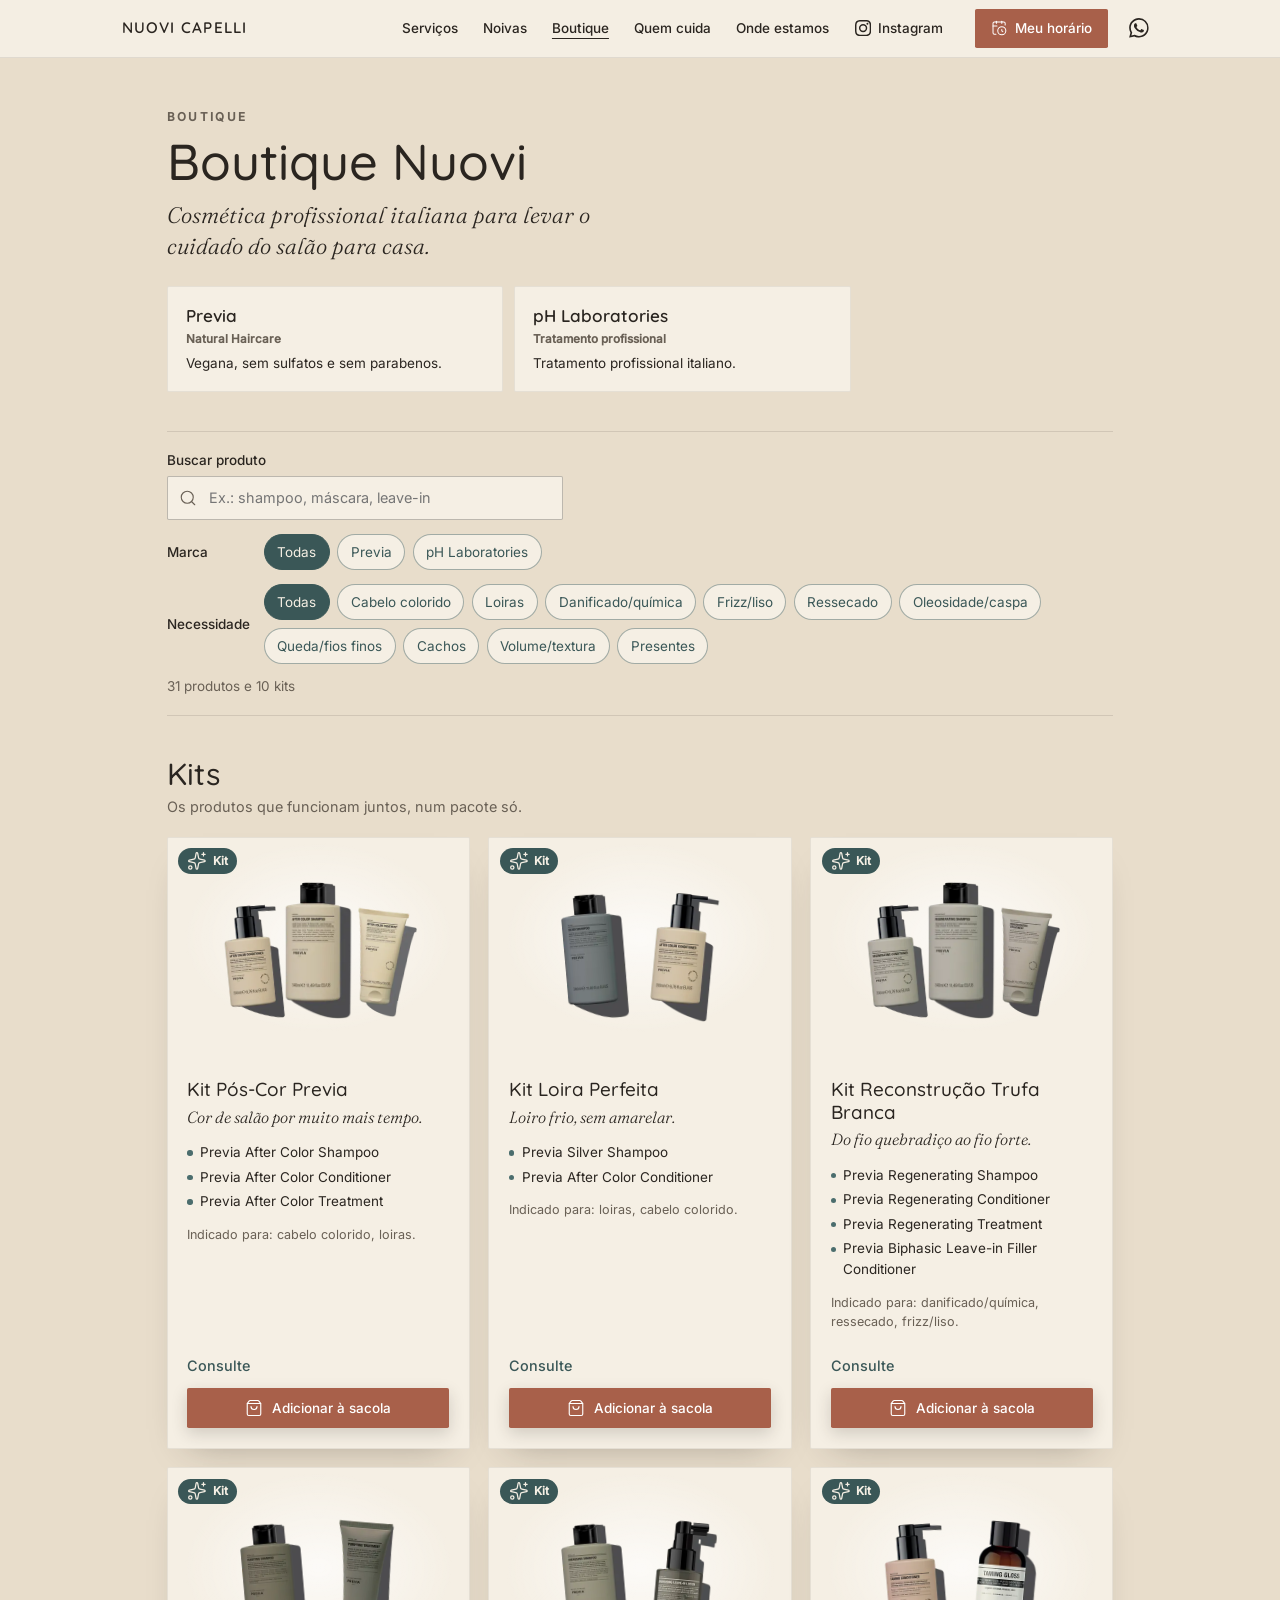
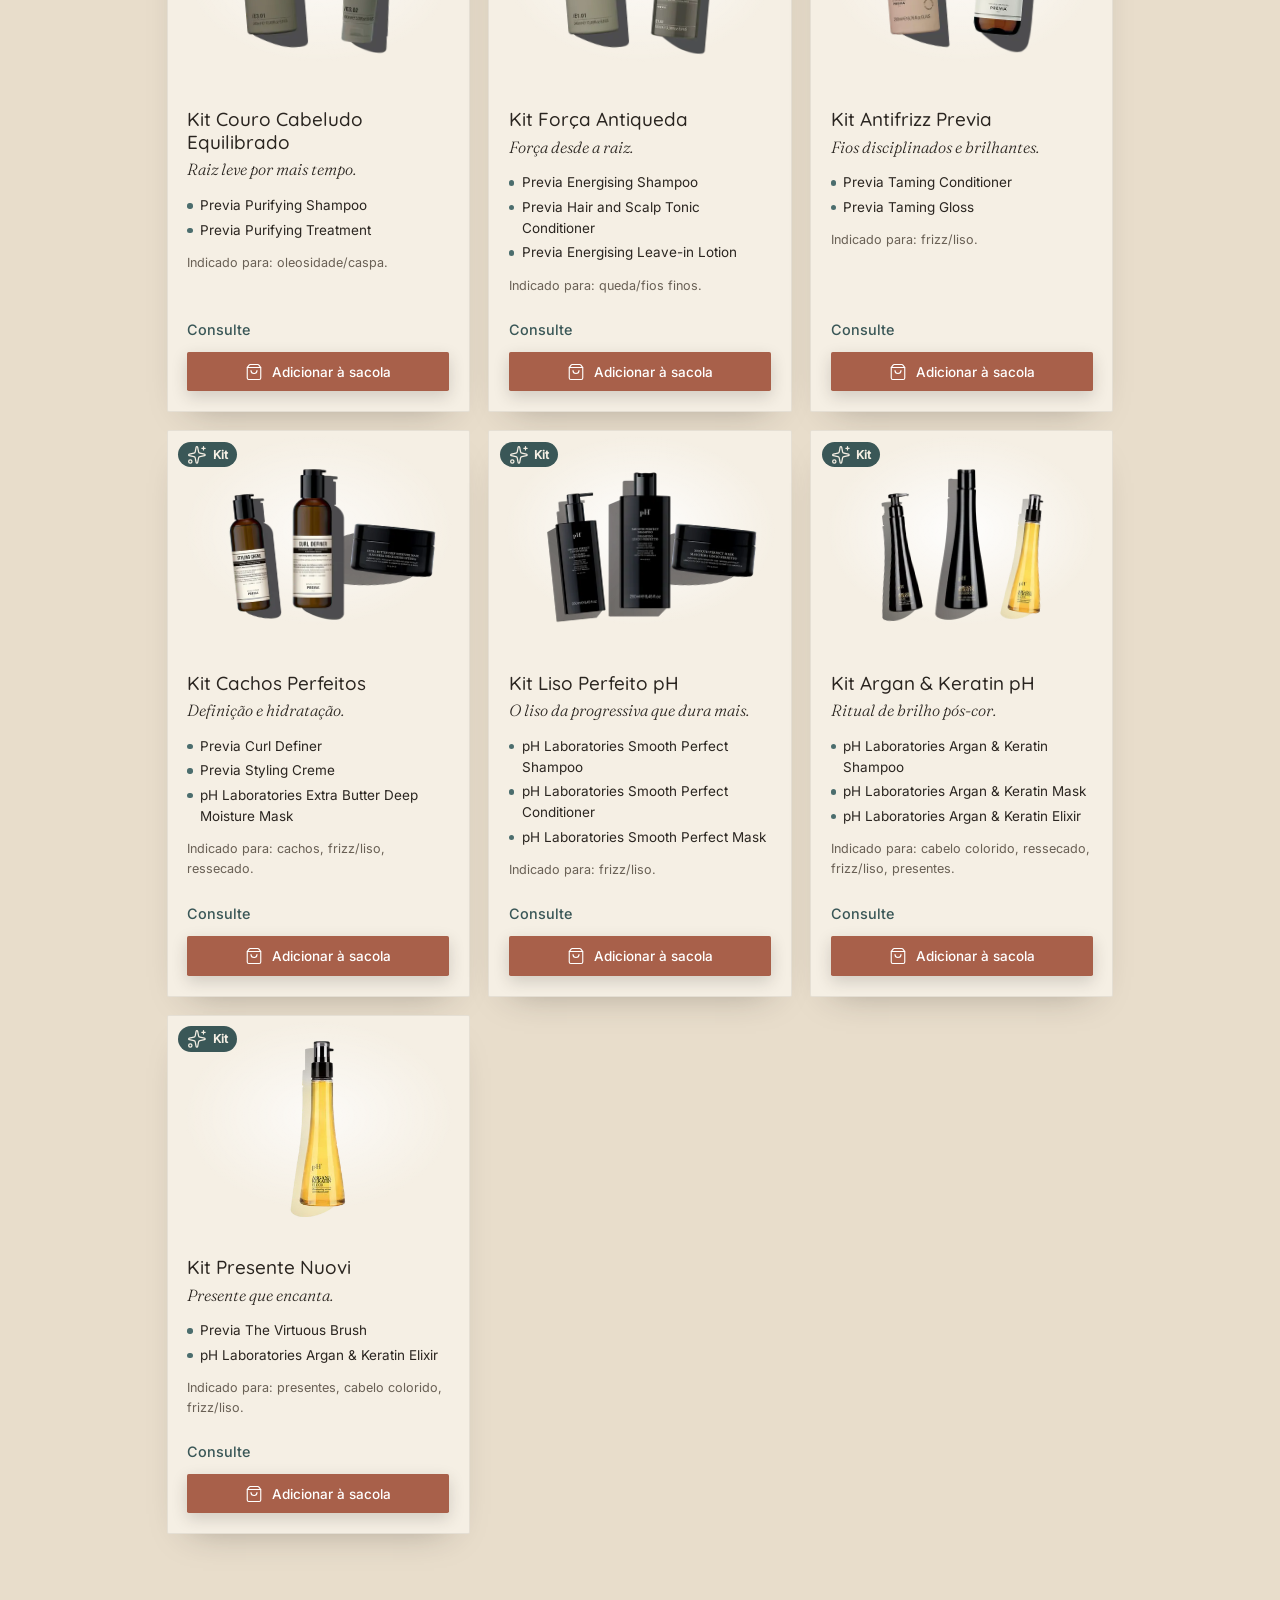
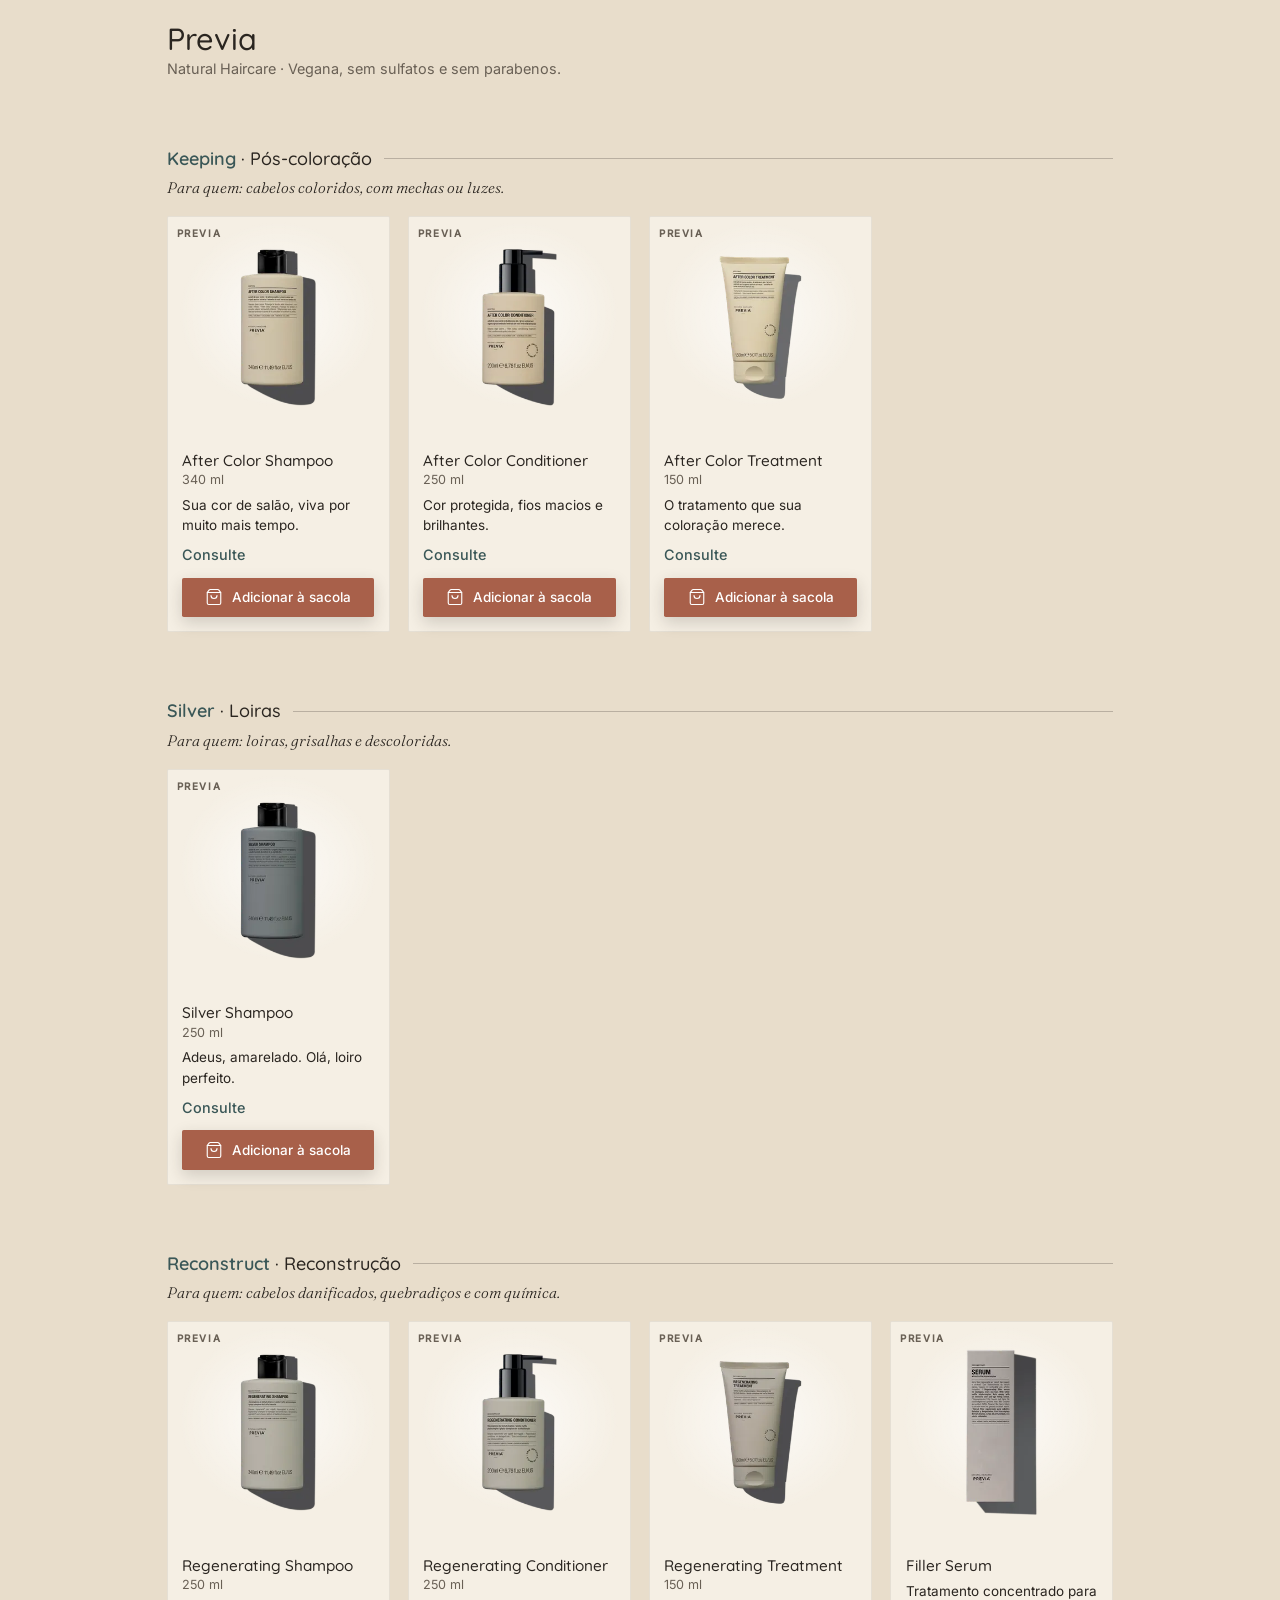
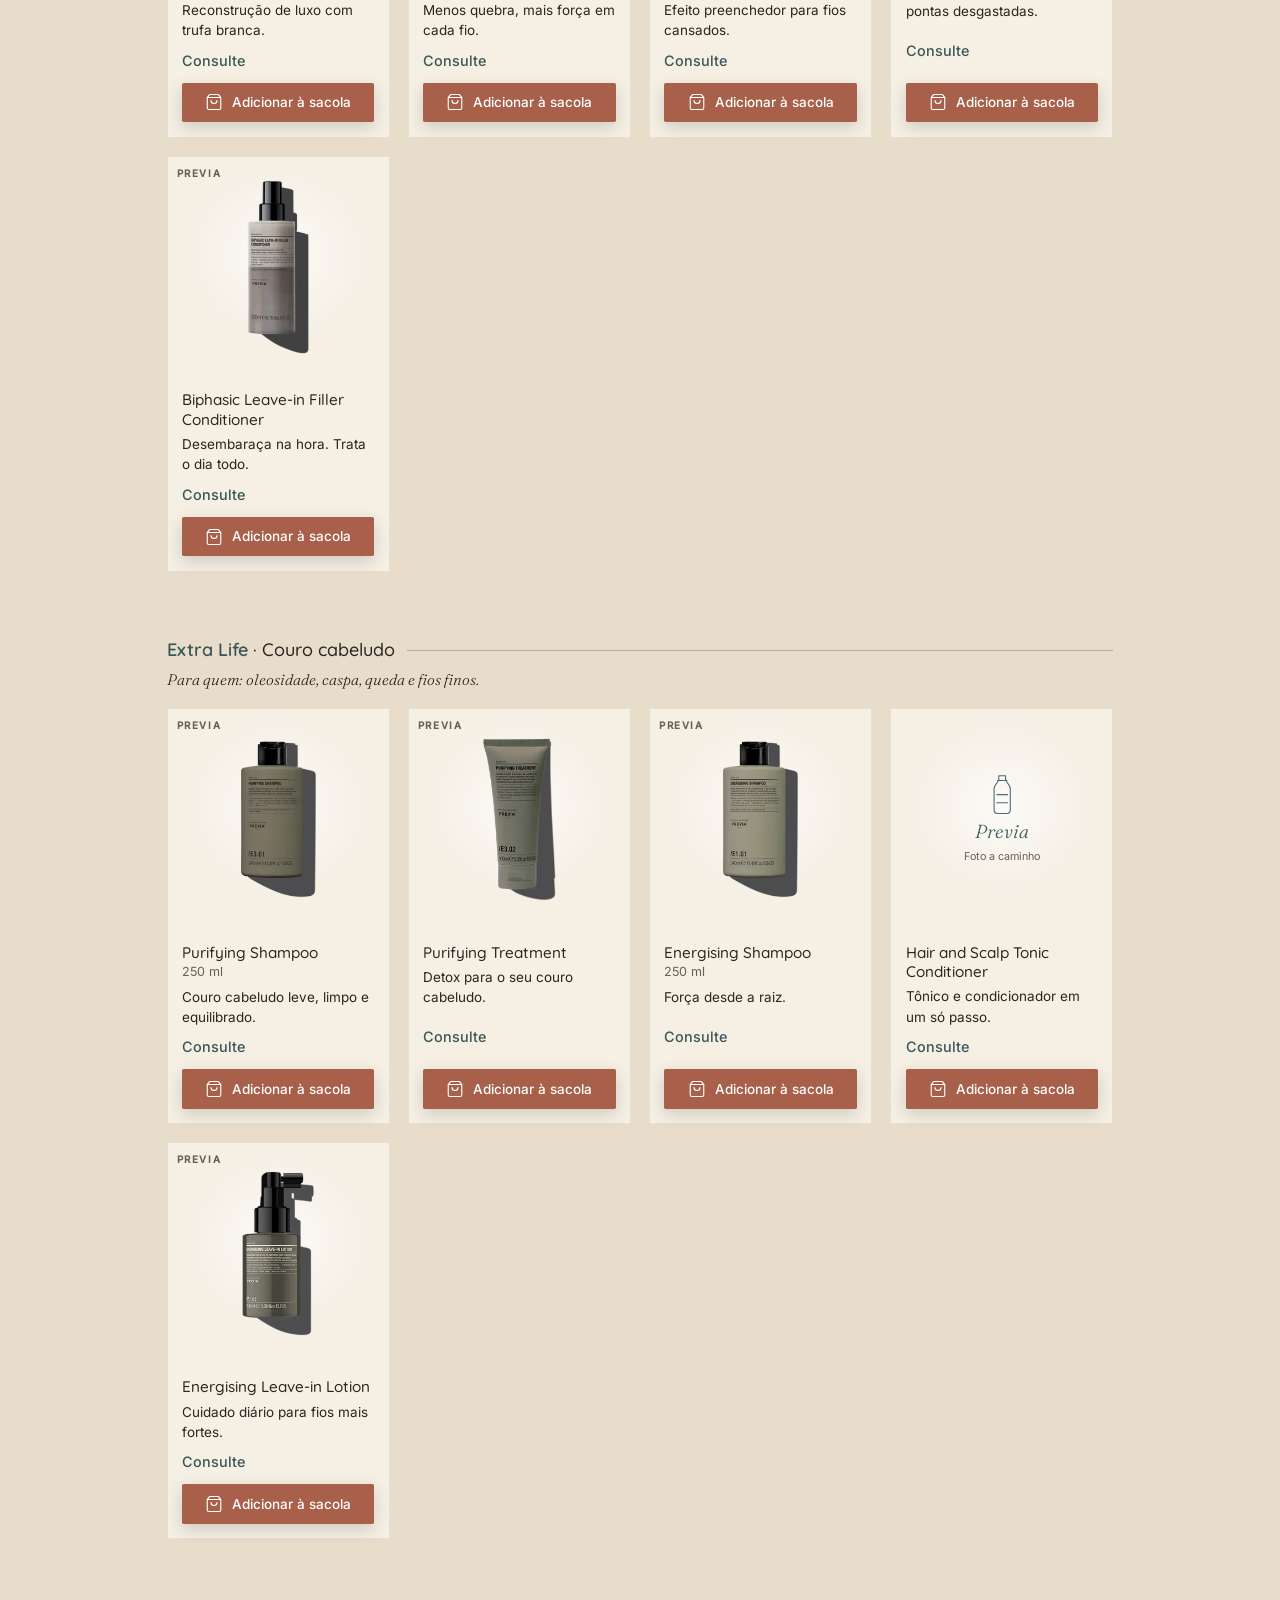
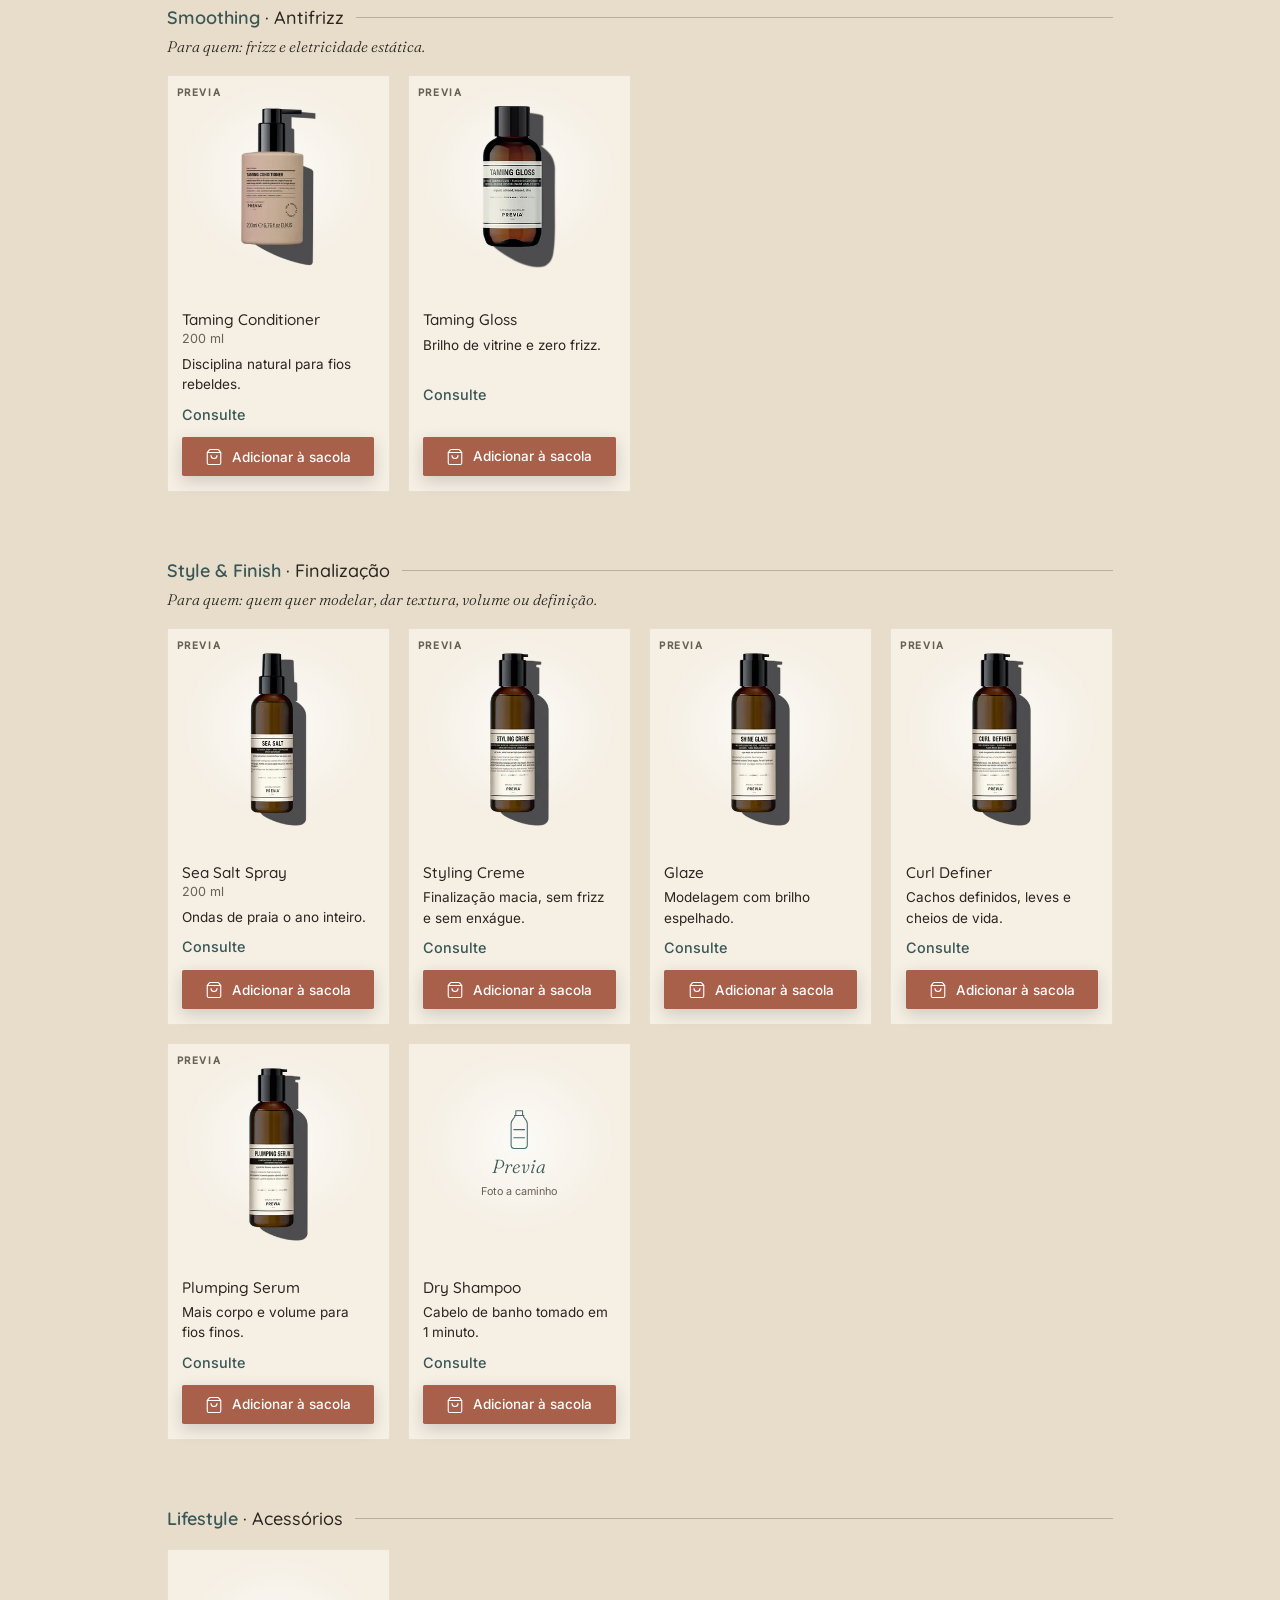
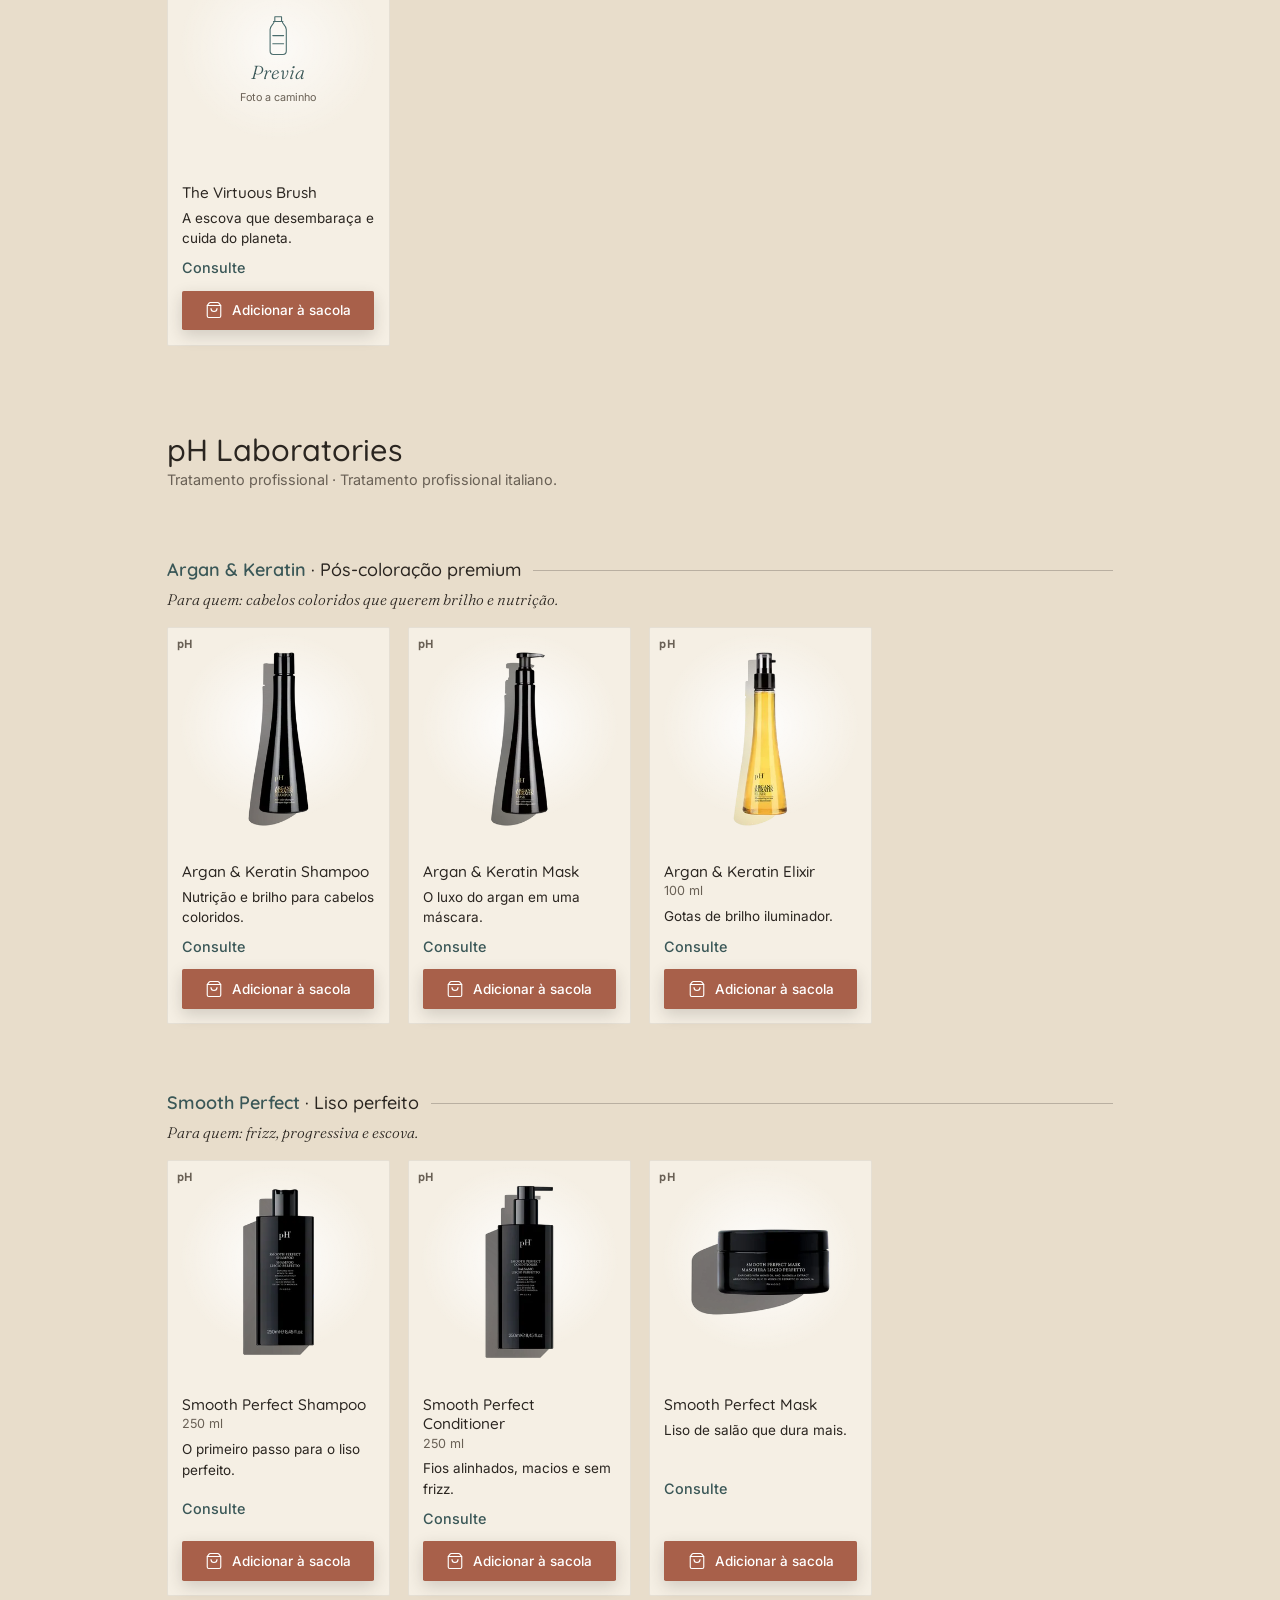
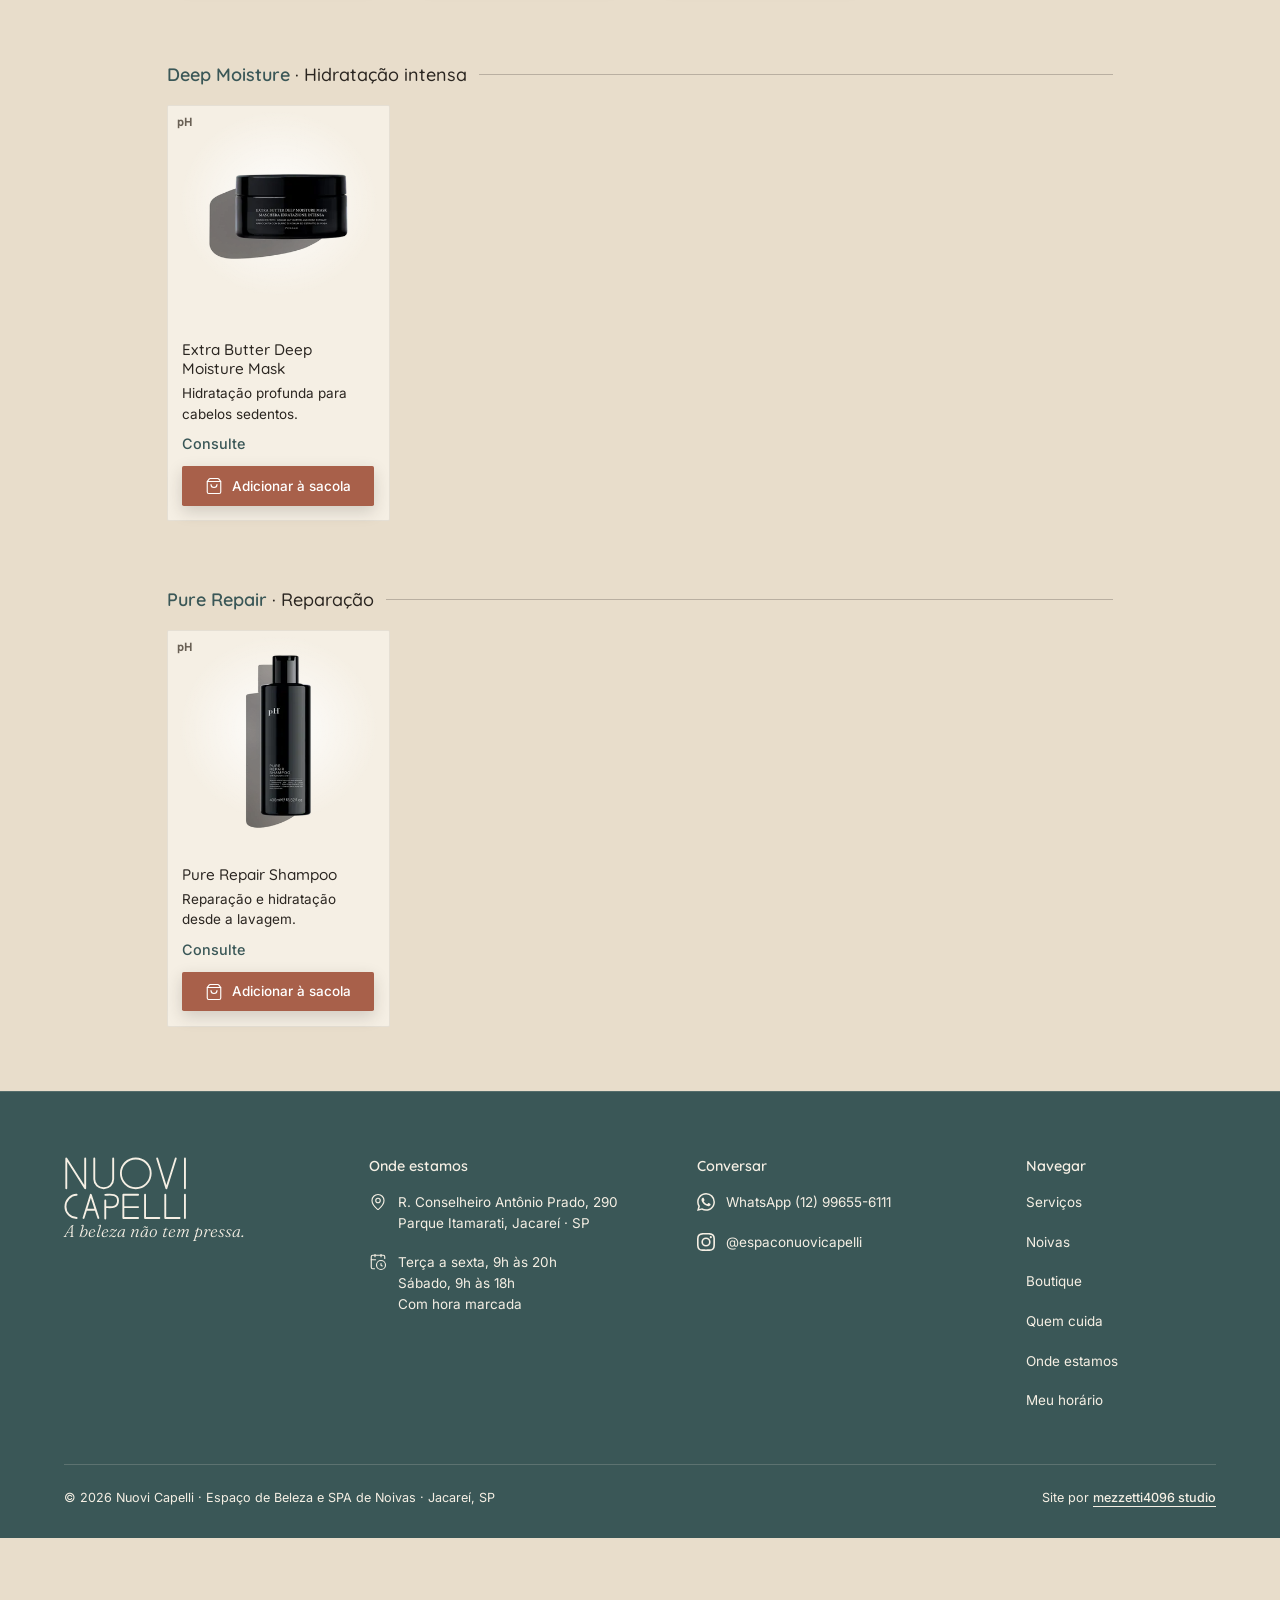
<file: boutique/index.html>
<!DOCTYPE html>
<html lang="pt-BR">
<head>
  <meta charset="UTF-8">
  <meta name="viewport" content="width=device-width, initial-scale=1.0">
  <title>Boutique Nuovi · Cosmética profissional em Jacareí</title>
  <meta name="description" content="Boutique Nuovi: Previa e pH Laboratories, cosmética profissional italiana para levar o cuidado do salão para casa. Pedido pelo WhatsApp, em Jacareí, SP.">
  <link rel="canonical" href="https://mezzetti4096.github.io/nuovi-capelli/boutique/">
  <meta name="theme-color" content="#3A5757">

  <!-- Open Graph (WhatsApp, Facebook, Instagram) -->
  <meta property="og:type" content="website">
  <meta property="og:locale" content="pt_BR">
  <meta property="og:site_name" content="Nuovi Capelli">
  <meta property="og:url" content="https://mezzetti4096.github.io/nuovi-capelli/boutique/">
  <meta property="og:title" content="Boutique Nuovi · Cosmética profissional italiana">
  <meta property="og:description" content="Previa e pH Laboratories para levar o cuidado do salão para casa. Pedido pelo WhatsApp.">
  <meta property="og:image" content="https://mezzetti4096.github.io/nuovi-capelli/og-nuovi.jpg">
  <meta property="og:image:width" content="1200">
  <meta property="og:image:height" content="630">
  <meta property="og:image:alt" content="Nuovi Capelli, espaço de beleza e SPA em Jacareí (SP)">
  <meta name="twitter:card" content="summary_large_image">
  <meta name="twitter:title" content="Boutique Nuovi · Cosmética profissional italiana">
  <meta name="twitter:description" content="Previa e pH Laboratories para levar o cuidado do salão para casa. Pedido pelo WhatsApp.">
  <meta name="twitter:image" content="https://mezzetti4096.github.io/nuovi-capelli/og-nuovi.jpg">

  <!-- HEAD-COMUM:INICIO -->
<link rel="icon" type="image/svg+xml" href="../assets/logo.svg">
<link rel="icon" type="image/png" href="../assets/logo.png">
<link rel="apple-touch-icon" href="../assets/logo.png">
<link rel="preload" href="../assets/fontes/quicksand.woff2" as="font" type="font/woff2" crossorigin>
<link rel="preload" href="../assets/fontes/inter.woff2" as="font" type="font/woff2" crossorigin>
<link rel="preload" href="../assets/fontes/fraunces-italico.woff2" as="font" type="font/woff2" crossorigin>
<link rel="stylesheet" href="../assets/css/comum.css">
<script src="../assets/js/comum.js" defer></script>
<!-- HEAD-COMUM:FIM -->

  <style>
    /* =========================================
       BOUTIQUE NUOVI — vitrine + sacola → pedido pelo WhatsApp
       Tokens, cabeçalho, rodapé, botões e ícones: assets/css/comum.css
       Produtos e kits: assets/js/boutique-dados.js
       ========================================= */
    *, *::before, *::after { box-sizing: border-box; margin: 0; padding: 0; }
    [hidden] { display: none !important; }

    /* Zoom padrão de 90% no computador, igual às outras páginas */
    @media (min-width: 901px) { html { zoom: 0.9; } }

    body {
      font-family: var(--fonte-texto);
      font-size: var(--t-corpo);
      line-height: 1.55;
      color: var(--tinta);
      background: var(--linho);
      -webkit-font-smoothing: antialiased;
    }
    body.tem-sacola { --barra-h: 88px; } /* o rodapé não fica sob o botão da sacola */
    a { color: inherit; }
    button { font-family: inherit; cursor: pointer; border: none; background: none; color: inherit; }
    .faixa { max-width: 1180px; margin: 0 auto; padding: 0 var(--gutter); }

    /* ===== SEÇÃO: TOPO E MARCAS ===== */
    .topo { padding: calc(var(--cab-h) + 56px) 0 8px; }
    .topo__rotulo { font-size: var(--t-rotulo); font-weight: 600; letter-spacing: 0.2em; text-transform: uppercase; color: var(--nevoa-texto); }
    .topo__titulo { margin-top: 10px; font-family: var(--fonte-logo); font-weight: 500; font-size: clamp(36px, 5.5vw, 56px); line-height: 1.08; }
    .topo__frase {
      margin-top: 12px;
      max-width: 34ch;
      font-family: var(--fonte-serifa);
      font-style: italic;
      font-weight: 300;
      font-size: clamp(20px, 2.4vw, 25px);
      line-height: 1.35;
    }
    .marcas { display: grid; grid-template-columns: repeat(2, minmax(0, 1fr)); gap: 12px; margin-top: 28px; max-width: 760px; }
    .marca {
      padding: 18px 20px;
      background: var(--branco-cru);
      border: 1px solid rgba(42, 37, 32, 0.08);
      border-radius: 2px;
    }
    .marca__nome { font-family: var(--fonte-logo); font-weight: 600; font-size: 19px; }
    .marca__sub { font-size: var(--t-rotulo); font-weight: 600; color: var(--nevoa-texto); }
    .marca__texto { margin-top: 6px; font-size: 15px; }

    /* ===== SEÇÃO: FILTROS ===== */
    .filtros { margin-top: 36px; padding: 20px 0; border-top: 1px solid rgba(42, 37, 32, 0.12); border-bottom: 1px solid rgba(42, 37, 32, 0.12); }
    .busca { max-width: 440px; }
    .busca label { display: block; margin-bottom: 6px; font-size: 15px; font-weight: 500; }
    .busca__campo { position: relative; }
    .busca__campo .icone { position: absolute; left: 14px; top: 50%; transform: translateY(-50%); width: 20px; height: 20px; color: var(--nevoa-texto); pointer-events: none; }
    .busca input {
      width: 100%;
      min-height: 48px;
      padding: 0 16px 0 46px;
      border: 1px solid rgba(42, 37, 32, 0.28);
      border-radius: 2px;
      background: var(--branco-cru);
      color: var(--tinta);
      font: 400 16px/1.2 var(--fonte-texto);
    }
    .grupo-chips { display: flex; align-items: center; gap: 8px 12px; margin-top: 16px; }
    .grupo-chips__rotulo { flex-shrink: 0; min-width: 96px; font-size: 15px; font-weight: 500; }
    .chips { display: flex; flex-wrap: wrap; gap: 8px; }
    .chip {
      display: inline-flex;
      align-items: center;
      min-height: 40px;
      padding: 0 14px;
      border: 1px solid rgba(58, 87, 87, 0.45);
      border-radius: 999px;
      background: var(--branco-cru);
      color: var(--petroleo-esc);
      font-size: 15px;
      white-space: nowrap;
    }
    .chip:hover { border-color: var(--petroleo-esc); }
    .chip[aria-pressed="true"] { background: var(--petroleo-esc); border-color: var(--petroleo-esc); color: var(--branco-cru); }
    .resultado { margin-top: 14px; font-size: 15px; color: var(--nevoa-texto); }

    /* ===== SEÇÃO: KITS ===== */
    .bloco-titulo { font-family: var(--fonte-logo); font-weight: 500; font-size: clamp(26px, 3.4vw, 34px); line-height: 1.15; }
    .bloco-lead { margin-top: 6px; font-size: 16px; color: var(--nevoa-texto); }
    .kits { margin-top: 44px; }
    .kits__lista {
      position: relative; /* prende os textos de leitor de tela (position: absolute) dentro da rolagem horizontal */
      list-style: none;
      display: grid;
      grid-template-columns: repeat(3, minmax(0, 1fr));
      gap: 20px;
      margin-top: 20px;
    }
    .kit {
      position: relative;
      transition: box-shadow 300ms var(--ease-saida), transform 160ms ease-out;
      display: flex;
      flex-direction: column;
      height: 100%;
      padding: 22px;
      background: var(--branco-cru);
      border: 1px solid rgba(42, 37, 32, 0.08);
      border-radius: 2px;
      box-shadow: 0 18px 40px -26px rgba(42, 37, 32, 0.4);
    }
    .selo {
      align-self: flex-start;
      display: inline-flex;
      align-items: center;
      gap: 6px;
      padding: 3px 10px;
      border-radius: 999px;
      background: var(--petroleo-esc);
      color: var(--branco-cru);
      font-size: var(--t-rotulo);
      font-weight: 600;
    }
    .kit .palco { margin: -22px -22px 16px; aspect-ratio: 4 / 3; border-radius: 2px 2px 0 0; }
    .kit .selo { position: absolute; top: 12px; left: 12px; z-index: 2; }
    .kit__nome { font-family: var(--fonte-logo); font-weight: 500; font-size: 21px; line-height: 1.2; }
    .kit__nome .produto__abrir { -webkit-line-clamp: 3; }
    .kit__chamada { margin-top: 4px; font-family: var(--fonte-serifa); font-style: italic; font-weight: 300; font-size: 18px; }
    .kit__itens { list-style: none; margin: 14px 0; display: grid; gap: 4px; font-size: 15px; }
    .kit__itens li { display: flex; gap: 8px; }
    .kit__itens li::before { content: ''; flex-shrink: 0; width: 6px; height: 6px; margin-top: 9px; border-radius: 50%; background: var(--petroleo); }
    .kit__para { font-size: var(--t-apoio); color: var(--nevoa-texto); }
    .kit__rodape { margin-top: auto; padding-top: 16px; }

    /* ===== SEÇÃO: PALCO DA FOTO — a foto do produto é a protagonista =====
       Fotos oficiais com fundo transparente (WebP), com a sombra diagonal de
       cada marca; o "palco" marfim com luz de estúdio no centro faz o produto
       parecer fotografado aqui. JPG de reserva já vem sobre o marfim. */
    .palco {
      --luz: rgba(255, 255, 255, 0.72);
      position: relative;
      display: block;
      aspect-ratio: 1 / 1;
      overflow: hidden;
      border-radius: 2px;
      background: radial-gradient(ellipse 62% 58% at 50% 44%, var(--luz), transparent 72%), var(--branco-cru);
      isolation: isolate;
    }
    .palco--ph { --luz: rgba(255, 255, 255, 0.95); } /* frascos pretos da pH: um marfim mais claro */
    .palco picture { display: contents; }
    .palco img {
      position: absolute;
      inset: 0;
      width: 100%;
      height: 100%;
      object-fit: contain; /* nunca corta a embalagem; o respiro já vem na imagem */
      transition: opacity 250ms ease-out, transform 300ms var(--ease-saida);
    }
    /* carregando: skeleton com brilho suave e a foto entra em fade */
    .palco--carregando img { opacity: 0; }
    .palco--carregando::before {
      content: '';
      position: absolute;
      inset: 0;
      background: linear-gradient(100deg, transparent 30%, rgba(255, 255, 255, 0.55) 50%, transparent 70%);
      transform: translateX(-100%);
    }
    @media (prefers-reduced-motion: no-preference) {
      /* só transform: roda no compositor, sem repintar a página */
      .palco--carregando::before { animation: brilho 1.4s linear infinite; }
      @keyframes brilho { to { transform: translateX(100%); } }
    }
    /* selo da marca, discreto, no canto superior esquerdo */
    .palco__selo {
      position: absolute;
      top: 10px;
      left: 10px;
      z-index: 1;
      font-size: 11px;
      font-weight: 600;
      letter-spacing: 0.16em;
      text-transform: uppercase;
      color: var(--nevoa-texto);
    }
    .palco--ph .palco__selo { text-transform: none; letter-spacing: 0.06em; font-size: 12px; } /* a marca se escreve "pH" */
    .palco__colecao {
      position: absolute;
      top: 8px;
      right: 8px;
      z-index: 1;
      padding: 3px 9px;
      border: 1px solid rgba(58, 87, 87, 0.3);
      border-radius: 999px;
      background: var(--branco-cru);
      color: var(--petroleo-esc);
      font-size: 12px;
    }
    /* sem foto (ou foto que falhou): parece intencional, não erro */
    .palco--vazio { display: grid; place-content: center; justify-items: center; gap: 6px; padding: 14%; text-align: center; }
    .palco__frasco { width: 36px; height: auto; color: var(--petroleo); }
    .detalhe__foto .palco__frasco { width: 64px; }
    .combina .palco__frasco { width: 22px; }
    .palco__marca { font-family: var(--fonte-serifa); font-style: italic; font-weight: 300; font-size: clamp(17px, 2vw, 21px); line-height: 1.2; color: var(--petroleo-esc); }
    .palco__breve { font-size: 12px; color: var(--nevoa-texto); }

    /* kits: as fotos dos itens em leque — o do meio à frente e maior */
    .palco--kit img { inset: 6% 18%; width: 64%; height: 88%; transform-origin: 50% 88%; }
    .palco--kit img.leque--esq { transform: translateX(-30%) rotate(-6deg) scale(0.84); z-index: 0; }
    .palco--kit img.leque--dir { transform: translateX(30%) rotate(6deg) scale(0.84); z-index: 0; }
    .palco--kit img.leque--meio { z-index: 1; }
    .palco--kit.palco--dois img.leque--esq { transform: translateX(-20%) rotate(-5deg) scale(0.92); }
    .palco--kit.palco--dois img.leque--dir { transform: translateX(20%) rotate(5deg) scale(0.92); }
    .palco--kit.palco--dois img.leque--esq { z-index: 1; }
    .palco--kit.palco--carregando img { opacity: 0; }

    /* ===== SEÇÃO: COLEÇÕES E PRODUTOS ===== */
    .loja-marca { margin-top: clamp(64px, 9vw, 96px); }
    .loja-marca__sub { margin-top: 2px; font-size: 16px; color: var(--nevoa-texto); }
    .colecao { margin-top: clamp(48px, 7vw, 72px); }
    .colecao__titulo {
      display: flex;
      align-items: center;
      gap: 14px;
      font-family: var(--fonte-logo);
      font-weight: 600;
      font-size: 20px;
      color: var(--petroleo-esc);
    }
    .colecao__titulo::after { content: ''; flex: 1 0 32px; height: 1px; background: var(--nevoa); opacity: 0.6; } /* linha fina de vitrine */
    .colecao__tema { font-weight: 500; color: var(--tinta); }
    .colecao__para { margin-top: 4px; font-family: var(--fonte-serifa); font-style: italic; font-weight: 300; font-size: 17px; }
    .produtos {
      list-style: none;
      display: grid;
      grid-template-columns: repeat(4, minmax(0, 1fr));
      gap: 20px;
      margin-top: 18px;
    }
    .produto {
      position: relative;
      display: flex;
      flex-direction: column;
      height: 100%;
      background: var(--branco-cru);
      border: 1px solid rgba(42, 37, 32, 0.08);
      border-radius: 2px;
      transition: box-shadow 300ms var(--ease-saida), transform 160ms ease-out;
    }
    .produto__corpo { display: flex; flex-direction: column; flex: 1; padding: 14px 16px 16px; }
    .produto__marca { font-size: var(--t-rotulo); font-weight: 600; color: var(--nevoa-texto); }
    .produto__nome { font-family: var(--fonte-logo); font-weight: 500; font-size: 17px; line-height: 1.25; }
    /* o nome abre o detalhe; a área clicável cobre o card inteiro */
    .produto__abrir { display: -webkit-box; -webkit-box-orient: vertical; -webkit-line-clamp: 2; overflow: hidden; padding: 0; text-align: left; font: inherit; color: inherit; }
    .produto__abrir::after { content: ''; position: absolute; inset: 0; z-index: 1; }
    .produto__abrir:focus-visible { outline: none; }
    .produto:has(.produto__abrir:focus-visible) { outline: 2px solid var(--foco); outline-offset: 3px; }
    .produto__tamanho { font-size: var(--t-apoio); color: var(--nevoa-texto); }
    .produto__legenda { margin-top: 6px; font-size: 15px; line-height: 1.5; }
    .preco { margin-top: 10px; font-weight: 600; color: var(--petroleo-esc); font-variant-numeric: tabular-nums; }
    .preco--consulte { font-weight: 500; }
    .produto__acoes { position: relative; z-index: 2; margin-top: auto; padding-top: 12px; display: flex; flex-wrap: wrap; align-items: center; gap: 4px 16px; }
    .produto__acoes .btn--primario,
    .kit__rodape .btn--primario { flex: 1 1 auto; min-height: 44px; padding: 0 16px; font-size: 15px; }
    .produto__linha { display: flex; align-items: flex-end; justify-content: space-between; gap: 8px; margin-top: auto; }
    .produto__linha .preco { margin-top: 10px; }
    /* "+" do celular: quadrado terracota (a marca é quase reta) */
    .btn-mais { position: relative; z-index: 2; flex-shrink: 0; display: none; place-items: center; width: 44px; height: 44px; border-radius: 2px; background: var(--terracota); color: #FFFFFF; }
    .btn-mais .icone { width: 22px; height: 22px; }
    .btn-detalhes { min-height: 44px; padding: 0 2px; font-size: 15px; font-weight: 500; color: var(--petroleo-esc); text-decoration: underline; text-underline-offset: 4px; }
    /* hover (só onde existe mouse): a foto sobe e cresce, a sombra abre */
    @media (hover: hover) and (pointer: fine) {
      .produto:hover { box-shadow: 0 22px 44px -30px rgba(42, 37, 32, 0.45); }
      .produto:hover .palco img { transform: translateY(-4px) scale(1.04); }
      .produto:hover .btn--primario { box-shadow: 0 10px 22px -12px rgba(168, 96, 74, 0.9); }
      .kit:hover .palco--kit img.leque--esq { transform: translateX(-38%) rotate(-9deg) scale(0.84); }
      .kit:hover .palco--kit img.leque--dir { transform: translateX(38%) rotate(9deg) scale(0.84); }
      .kit:hover .palco--kit img.leque--meio { transform: translateY(-3px); }
    }
    .produto:active, .kit:active { transform: scale(0.98); }
    .produto:has(.produto__acoes:active), .kit:has(.produto__acoes:active) { transform: none; }
    .vazio { margin-top: 40px; padding: 32px; background: var(--branco-cru); text-align: center; }
    .vazio p { font-size: 16px; }
    .vazio .btn { margin-top: 14px; }
    .loja { padding-bottom: 72px; }

    /* ===== BOTÃO DA SACOLA (fixo) ===== */
    .sacola-botao {
      position: fixed;
      right: 20px;
      bottom: calc(20px + env(safe-area-inset-bottom, 0px));
      z-index: 150;
      display: grid;
      place-items: center;
      width: 60px;
      height: 60px;
      border-radius: 50%;
      background: var(--terracota);
      color: #FFFFFF;
      box-shadow: 0 10px 28px rgba(42, 37, 32, 0.28);
      --foco: var(--petroleo-esc);
    }
    .sacola-botao .icone { width: 26px; height: 26px; }
    .sacola-botao__dentro { display: contents; }
    .sacola-botao__texto { display: none; }
    .sacola-botao__conta {
      position: absolute;
      top: -2px;
      right: -2px;
      min-width: 24px;
      height: 24px;
      padding: 0 6px;
      display: grid;
      place-items: center;
      border-radius: 999px;
      background: var(--petroleo-esc);
      color: var(--branco-cru);
      font-size: var(--t-rotulo);
      font-weight: 700;
    }
    @media (prefers-reduced-motion: no-preference) {
      .pulsa { animation: pulsa 360ms var(--ease-saida); }
      @keyframes pulsa { 40% { transform: scale(1.14); } }
    }
    .toast {
      position: fixed;
      left: 50%;
      bottom: calc(96px + env(safe-area-inset-bottom, 0px));
      z-index: 170;
      transform: translateX(-50%);
      max-width: calc(100% - 32px);
      padding: 12px 18px;
      border-radius: 2px;
      background: var(--tinta);
      color: var(--branco-cru);
      font-size: 15px;
      box-shadow: 0 10px 28px rgba(42, 37, 32, 0.26);
      animation: toast-entra 200ms ease-out; /* só um fade: vale também com movimento reduzido */
    }
    @keyframes toast-entra { from { opacity: 0; } }

    /* ===== JANELAS (detalhe do produto e sacola) — <dialog> nativo ===== */
    dialog { border: 0; padding: 0; max-width: 100%; color: var(--tinta); background: var(--branco-cru); } /* o navegador limita a largura do <dialog> por padrão */
    dialog::backdrop { background: rgba(42, 37, 32, 0.5); }
    .janela__topo { display: flex; align-items: center; justify-content: space-between; gap: 12px; }
    .janela__fechar { display: inline-flex; align-items: center; gap: 6px; min-height: 44px; padding: 0 4px; font-size: 15px; }
    .janela__fechar .icone { width: 20px; height: 20px; }

    .detalhe { width: min(880px, calc(100% - 32px)); max-height: calc(100dvh - 48px); margin: auto; border-radius: 4px; overflow-y: auto; }
    .detalhe__grade { display: grid; grid-template-columns: 1fr 1.1fr; }
    .detalhe__foto { position: relative; padding: 16px; background: var(--branco-cru); }
    .detalhe__foto .palco { position: sticky; top: 0; border: 1px solid rgba(42, 37, 32, 0.06); }
    .detalhe__foto .palco--vazio .palco__marca { font-size: 26px; }
    /* zoom 2×: no computador segue o mouse; no celular, toque duplo e arraste; no teclado, o botão "Ampliar" e as setas */
    .palco--zoom { cursor: zoom-in; touch-action: manipulation; }
    .palco--zoom.ampliado { cursor: zoom-out; touch-action: none; }
    .palco--zoom img { transition: transform 200ms ease-out; }
    .palco--zoom.ampliado img { transform: scale(2); transition: none; }
    .zoom-botao {
      position: absolute;
      right: 10px;
      bottom: 10px;
      z-index: 2;
      display: inline-flex;
      align-items: center;
      gap: 6px;
      min-height: 40px;
      padding: 0 12px;
      border: 1px solid rgba(58, 87, 87, 0.35);
      border-radius: 2px;
      background: var(--branco-cru);
      color: var(--petroleo-esc);
      font-size: 14px;
    }
    .zoom-botao .icone { width: 18px; height: 18px; }
    .detalhe__dica { margin-top: 8px; font-size: var(--t-rotulo); color: var(--nevoa-texto); text-align: center; }
    /* "Combina com": miniaturas clicáveis da mesma coleção */
    .combina { list-style: none; display: grid; grid-template-columns: repeat(4, minmax(0, 1fr)); gap: 10px; margin-top: 8px; }
    .combina button { display: grid; gap: 6px; width: 100%; padding: 0; text-align: left; font-size: 13px; line-height: 1.3; color: var(--petroleo-esc); }
    .combina .palco { border: 1px solid rgba(42, 37, 32, 0.08); }
    .combina .palco__selo, .combina .palco__breve { display: none; }
    .combina .palco--vazio .palco__marca { font-size: 13px; }
    .combina button:hover span { text-decoration: underline; text-underline-offset: 3px; }
    @media (prefers-reduced-motion: no-preference) {
      .detalhe[open] { animation: detalhe-entra 260ms var(--ease-saida); }
      @keyframes detalhe-entra { from { opacity: 0; transform: scale(0.97); } }
      ::view-transition-group(foto-produto) { animation-duration: 340ms; animation-timing-function: cubic-bezier(0.23, 1, 0.32, 1); }
    }
    /* foto que "voa" do card até a sacola */
    .voando { position: fixed; z-index: 160; pointer-events: none; object-fit: contain; border-radius: 2px; }
    .detalhe__texto { padding: 22px 26px 26px; }
    .detalhe__nome { margin-top: 4px; font-family: var(--fonte-logo); font-weight: 500; font-size: 26px; line-height: 1.2; }
    .detalhe__legenda { margin-top: 8px; font-family: var(--fonte-serifa); font-style: italic; font-weight: 300; font-size: 19px; }
    .detalhe__bloco { margin-top: 16px; }
    .detalhe__bloco h3 { font-size: var(--t-rotulo); font-weight: 600; color: var(--nevoa-texto); }
    .detalhe__bloco p, .detalhe__bloco li { font-size: 15px; line-height: 1.6; }
    .detalhe__bloco ul { list-style: none; display: grid; gap: 2px; }
    .etiquetas { display: flex; flex-wrap: wrap; gap: 6px; margin-top: 4px; }
    .etiqueta { padding: 4px 10px; border: 1px solid rgba(58, 87, 87, 0.3); border-radius: 999px; background: var(--linho); color: var(--petroleo-esc); font-size: var(--t-rotulo); }
    .detalhe__compra { display: flex; flex-wrap: wrap; align-items: center; gap: 12px; margin-top: 20px; }
    .detalhe__compra .btn--primario { flex: 1 1 200px; }
    .detalhe__duvida { display: inline-flex; align-items: center; gap: 8px; min-height: 44px; margin-top: 8px; font-size: 15px; font-weight: 500; color: var(--petroleo-esc); }
    .detalhe__duvida .icone { width: 20px; height: 20px; }

    .quantidade { display: inline-flex; align-items: center; border: 1px solid rgba(42, 37, 32, 0.28); border-radius: 999px; }
    .quantidade button { width: 44px; height: 44px; display: grid; place-items: center; color: var(--petroleo-esc); }
    .quantidade button:disabled { opacity: 0.35; cursor: default; }
    .quantidade .icone { width: 18px; height: 18px; }
    .quantidade output { min-width: 28px; text-align: center; font-weight: 600; font-variant-numeric: tabular-nums; }

    .sacola {
      width: min(440px, 100%);
      height: 100dvh;
      max-height: 100dvh;
      margin: 0 0 0 auto;
      overflow-y: auto;
      padding: 18px 22px calc(22px + env(safe-area-inset-bottom, 0px));
    }
    .sacola__titulo { font-family: var(--fonte-logo); font-weight: 500; font-size: 24px; }
    .sacola__lista { list-style: none; margin-top: 8px; }
    .sacola__item { display: grid; grid-template-columns: 1fr auto; gap: 6px 12px; padding: 14px 0; border-bottom: 1px solid rgba(42, 37, 32, 0.1); }
    .sacola__nome { font-family: var(--fonte-logo); font-weight: 500; font-size: 17px; line-height: 1.3; }
    .sacola__sub { font-size: var(--t-apoio); color: var(--nevoa-texto); }
    .sacola__preco { font-weight: 600; color: var(--petroleo-esc); text-align: right; white-space: nowrap; font-variant-numeric: tabular-nums; }
    .sacola__controles { grid-column: 1 / -1; display: flex; align-items: center; justify-content: space-between; }
    .sacola__remover { min-height: 44px; padding: 0 4px; font-size: 15px; text-decoration: underline; text-underline-offset: 3px; }
    .sacola__subtotal { display: flex; justify-content: space-between; gap: 12px; margin-top: 16px; font-weight: 600; }
    .sacola__subtotal dd { color: var(--petroleo-esc); text-align: right; }
    .sacola__aviso-preco { font-size: var(--t-apoio); color: var(--nevoa-texto); }
    .sacola__form { display: grid; gap: 14px; margin-top: 20px; }
    .sacola__form fieldset { border: 0; }
    .sacola__form label[for],
    .sacola__form legend { display: block; margin-bottom: 6px; font-size: 15px; font-weight: 500; }
    .sacola__form label span, .sacola__form legend span { font-weight: 400; color: var(--nevoa-texto); }
    .sacola__form input[type="text"] {
      width: 100%;
      min-height: 48px;
      padding: 0 14px;
      border: 1px solid rgba(42, 37, 32, 0.28);
      border-radius: 2px;
      background: var(--linho);
      color: var(--tinta);
      font: 400 16px/1.2 var(--fonte-texto);
    }
    .opcoes { display: flex; flex-wrap: wrap; gap: 8px; }
    .opcao { position: relative; }
    .opcao input { position: absolute; opacity: 0; width: 1px; height: 1px; }
    .opcao span { display: inline-flex; align-items: center; min-height: 44px; padding: 0 16px; border: 1px solid var(--petroleo-esc); border-radius: 999px; color: var(--petroleo-esc); font-size: 15px; cursor: pointer; }
    .opcao input:checked + span { background: var(--petroleo-esc); color: var(--branco-cru); }
    .opcao input:focus-visible + span { outline: 2px solid var(--petroleo-esc); outline-offset: 2px; }
    .sacola__enviar { width: 100%; margin-top: 20px; }
    .sacola__nota { margin-top: 10px; font-size: var(--t-apoio); color: var(--nevoa-texto); }
    .sacola__lgpd { margin-top: 6px; font-size: var(--t-rotulo); color: var(--nevoa-texto); }
    .sacola__enviado { margin-top: 20px; padding: 16px; background: var(--linho); border-radius: 2px; }
    .sacola__enviado p { font-weight: 500; }
    .sacola__enviado div { display: flex; flex-wrap: wrap; gap: 8px 16px; margin-top: 10px; }
    .sacola__vazia { margin-top: 24px; font-size: 16px; }
    .sacola__vazia .btn { margin-top: 14px; }

    @media (prefers-reduced-motion: no-preference) {
      .sacola[open] { animation: sacola-entra 280ms var(--ease-saida); }
      @keyframes sacola-entra { from { transform: translateX(100%); } }
    }

    /* ===== RESPONSIVO ===== */
    @media (max-width: 1000px) {
      .produtos { grid-template-columns: repeat(3, minmax(0, 1fr)); gap: 16px; }
    }
    @media (max-width: 900px) {
      .topo { padding-top: calc(var(--cab-h) + 36px); }
      .marcas { grid-template-columns: 1fr; }
      .grupo-chips { flex-direction: column; align-items: flex-start; }
      .grupo-chips .chips { flex-wrap: nowrap; overflow-x: auto; max-width: 100%; padding-bottom: 4px; scrollbar-width: none; }
      .grupo-chips .chips::-webkit-scrollbar { display: none; }
      .kits__lista { grid-auto-flow: column; grid-template-columns: none; grid-auto-columns: 82%; overflow-x: auto; scroll-snap-type: x mandatory; margin-left: calc(-1 * var(--gutter)); margin-right: calc(-1 * var(--gutter)); padding: 0 var(--gutter) 6px; scroll-padding: 0 var(--gutter); }
      .kits__lista > li { scroll-snap-align: start; }
      .detalhe { width: 100%; max-height: 92dvh; margin: auto 0 0; border-radius: 12px 12px 0 0; }
      .detalhe__grade { grid-template-columns: 1fr; }
      .detalhe__foto { padding: 12px 12px 0; }
      .detalhe__foto .palco { position: relative; width: min(100%, 52dvh); margin: 0 auto; }
      .sacola { height: auto; max-height: 92dvh; margin: auto 0 0; border-radius: 12px 12px 0 0; }
      @media (prefers-reduced-motion: no-preference) {
        .sacola[open] { animation-name: sacola-sobe; }
        @keyframes sacola-sobe { from { transform: translateY(100%); } }
      }
    }
    /* Celular: 2 colunas, card compacto (foto, nome em até 2 linhas, preço e "+") */
    @media (max-width: 599px) {
      .produtos { grid-template-columns: repeat(2, minmax(0, 1fr)); gap: 12px; }
      .produto__corpo { padding: 10px 12px 12px; }
      .produto__nome { font-size: 15px; }
      .produto__tamanho { font-size: var(--t-rotulo); }
      .produto__marca, .produto__legenda, .produto__acoes { display: none; }
      .produto__linha .preco { margin-top: 6px; font-size: 15px; }
      .btn-mais { display: grid; }
      /* a sacola vira barra embaixo (como o "Ver meu horário" do cardápio): não cobre o "+" dos cards */
      body.tem-sacola { --barra-h: calc(72px + env(safe-area-inset-bottom, 0px)); }
      body.tem-sacola .loja { padding-bottom: calc(72px + var(--barra-h)); }
      .sacola-botao {
        left: 0;
        right: 0;
        bottom: 0;
        display: block;
        width: auto;
        height: auto;
        padding: 12px 16px calc(12px + env(safe-area-inset-bottom, 0px));
        border-radius: 0;
        border-top: 1px solid rgba(42, 37, 32, 0.1);
        background: var(--branco-cru);
        box-shadow: 0 -8px 24px -18px rgba(42, 37, 32, 0.4);
      }
      .sacola-botao__dentro {
        display: flex;
        align-items: center;
        justify-content: center;
        gap: 10px;
        width: 100%;
        min-height: 48px;
        border-radius: 2px;
        background: var(--terracota);
        color: #FFFFFF;
        font: 500 16px/1 var(--fonte-texto);
      }
      .sacola-botao .icone { width: 22px; height: 22px; }
      .sacola-botao__texto { display: inline; }
      .sacola-botao__conta { position: static; }
      .sacola-botao.pulsa { animation: none; }
      .sacola-botao.pulsa .sacola-botao__conta { animation: pulsa 360ms var(--ease-saida); }
      .toast { bottom: calc(84px + env(safe-area-inset-bottom, 0px)); }
      .palco__selo { top: 8px; left: 8px; font-size: 10px; }
      .combina { grid-template-columns: repeat(3, minmax(0, 1fr)); }
    }
  </style>
  <script>document.documentElement.classList.add('js')</script>
  <!-- dados antes da primeira pintura: a vitrine se monta sem a página "pular" -->
  <script src="../assets/js/boutique-dados.js"></script>
</head>
<body>

  <!-- ICONES:INICIO -->
<svg xmlns="http://www.w3.org/2000/svg" style="display:none">
<!-- Ícones: Lucide 1.52.0 (lucide.dev, licença ISC) · WhatsApp e Instagram: marcas dos donos · logo: Nuovi Capelli -->
<symbol id="i-arrow-right" viewBox="0 0 24 24"><path d="M5 12h14"/><path d="m12 5 7 7-7 7"/></symbol>
<symbol id="i-calendar-clock" viewBox="0 0 24 24"><path d="M16 14v2.2l1.6 1"/><path d="M16 2v3"/><path d="M21 7.338V5a2 2 0 00-2-2H5a2 2 0 00-2 2v14a2 2 0 002 2h2.338"/><path d="M3 9h5.859"/><path d="M8 2v3"/><circle cx="16" cy="16" r="6"/></symbol>
<symbol id="i-car" viewBox="0 0 24 24"><path d="M19 17h2c.6 0 1-.4 1-1v-3c0-.9-.7-1.7-1.5-1.9C18.7 10.6 16 10 16 10s-1.3-1.4-2.2-2.3c-.5-.4-1.1-.7-1.8-.7H5c-.6 0-1.1.4-1.4.9l-1.4 2.9A3.7 3.7 0 0 0 2 12v4c0 .6.4 1 1 1h2"/><circle cx="7" cy="17" r="2"/><path d="M9 17h6"/><circle cx="17" cy="17" r="2"/></symbol>
<symbol id="i-check" viewBox="0 0 24 24"><path d="M20 6 9 17l-5-5"/></symbol>
<symbol id="i-clock" viewBox="0 0 24 24"><circle cx="12" cy="12" r="10"/><path d="M12 6v6l4 2"/></symbol>
<symbol id="i-credit-card" viewBox="0 0 24 24"><rect width="20" height="14" x="2" y="5" rx="2"/><line x1="2" x2="22" y1="10" y2="10"/><path d="M6 14h2"/></symbol>
<symbol id="i-droplets" viewBox="0 0 24 24"><path d="M7 16.3c2.2 0 4-1.83 4-4.05 0-1.16-.57-2.26-1.71-3.19S7.29 6.75 7 5.3c-.29 1.45-1.14 2.84-2.29 3.76S3 11.1 3 12.25c0 2.22 1.8 4.05 4 4.05z"/><path d="M12.56 6.6A10.97 10.97 0 0 0 14 3.02c.5 2.5 2 4.9 4 6.5s3 3.5 3 5.5a6.98 6.98 0 0 1-11.91 4.97"/></symbol>
<symbol id="i-eye" viewBox="0 0 24 24"><path d="M2.062 12.348a1 1 0 0 1 0-.696 10.75 10.75 0 0 1 19.876 0 1 1 0 0 1 0 .696 10.75 10.75 0 0 1-19.876 0"/><circle cx="12" cy="12" r="3"/></symbol>
<symbol id="i-flower-2" viewBox="0 0 24 24"><path d="M12 5a3 3 0 1 1 3 3m-3-3a3 3 0 1 0-3 3m3-3v1M9 8a3 3 0 1 0 3 3M9 8h1m5 0a3 3 0 1 1-3 3m3-3h-1m-2 3v-1"/><circle cx="12" cy="8" r="2"/><path d="M12 10v12"/><path d="M12 22c4.2 0 7-1.667 7-5-4.2 0-7 1.667-7 5Z"/><path d="M12 22c-4.2 0-7-1.667-7-5 4.2 0 7 1.667 7 5Z"/></symbol>
<symbol id="i-hand" viewBox="0 0 24 24"><path d="M18 11V6a2 2 0 0 0-2-2a2 2 0 0 0-2 2"/><path d="M14 10V4a2 2 0 0 0-2-2a2 2 0 0 0-2 2v2"/><path d="M10 10.5V6a2 2 0 0 0-2-2a2 2 0 0 0-2 2v8"/><path d="M18 8a2 2 0 1 1 4 0v6a8 8 0 0 1-8 8h-2c-2.8 0-4.5-.86-5.99-2.34l-3.6-3.6a2 2 0 0 1 2.83-2.82L7 15"/></symbol>
<symbol id="i-info" viewBox="0 0 24 24"><circle cx="12" cy="12" r="10"/><path d="M12 16v-4"/><path d="M12 8h.01"/></symbol>
<symbol id="i-shopping-bag" viewBox="0 0 24 24"><path d="M16 10a4 4 0 0 1-8 0"/><path d="M3.103 6.034h17.794"/><path d="M3.4 5.467a2 2 0 0 0-.4 1.2V20a2 2 0 0 0 2 2h14a2 2 0 0 0 2-2V6.667a2 2 0 0 0-.4-1.2l-2-2.667A2 2 0 0 0 17 2H7a2 2 0 0 0-1.6.8z"/></symbol>
<symbol id="i-minus" viewBox="0 0 24 24"><path d="M5 12h14"/></symbol>
<symbol id="i-map-pin" viewBox="0 0 24 24"><path d="M20 10c0 4.993-5.539 10.193-7.399 11.799a1 1 0 0 1-1.202 0C9.539 20.193 4 14.993 4 10a8 8 0 0 1 16 0"/><circle cx="12" cy="10" r="3"/></symbol>
<symbol id="i-menu" viewBox="0 0 24 24"><path d="M4 5h16"/><path d="M4 12h16"/><path d="M4 19h16"/></symbol>
<symbol id="i-palette" viewBox="0 0 24 24"><path d="M12 22a1 1 0 0 1 0-20 10 9 0 0 1 10 9 5 5 0 0 1-5 5h-2.25a1.75 1.75 0 0 0-1.4 2.8l.3.4a1.75 1.75 0 0 1-1.4 2.8z"/><circle cx="13.5" cy="6.5" r=".5" fill="currentColor"/><circle cx="17.5" cy="10.5" r=".5" fill="currentColor"/><circle cx="6.5" cy="12.5" r=".5" fill="currentColor"/><circle cx="8.5" cy="7.5" r=".5" fill="currentColor"/></symbol>
<symbol id="i-plus" viewBox="0 0 24 24"><path d="M5 12h14"/><path d="M12 5v14"/></symbol>
<symbol id="i-repeat" viewBox="0 0 24 24"><path d="m17 2 4 4-4 4"/><path d="M3 11v-1a4 4 0 0 1 4-4h14"/><path d="m7 22-4-4 4-4"/><path d="M21 13v1a4 4 0 0 1-4 4H3"/></symbol>
<symbol id="i-scissors" viewBox="0 0 24 24"><circle cx="6" cy="6" r="3"/><path d="M8.12 8.12 12 12"/><path d="M20 4 8.12 15.88"/><circle cx="6" cy="18" r="3"/><path d="M14.8 14.8 20 20"/></symbol>
<symbol id="i-search" viewBox="0 0 24 24"><path d="m21 21-4.34-4.34"/><circle cx="11" cy="11" r="8"/></symbol>
<symbol id="i-sparkles" viewBox="0 0 24 24"><path d="M11.017 2.814a1 1 0 0 1 1.966 0l1.051 5.558a2 2 0 0 0 1.594 1.594l5.558 1.051a1 1 0 0 1 0 1.966l-5.558 1.051a2 2 0 0 0-1.594 1.594l-1.051 5.558a1 1 0 0 1-1.966 0l-1.051-5.558a2 2 0 0 0-1.594-1.594l-5.558-1.051a1 1 0 0 1 0-1.966l5.558-1.051a2 2 0 0 0 1.594-1.594z"/><path d="M20 2v4"/><path d="M22 4h-4"/><circle cx="4" cy="20" r="2"/></symbol>
<symbol id="i-tag" viewBox="0 0 24 24"><path d="M12.586 2.586A2 2 0 0 0 11.172 2H4a2 2 0 0 0-2 2v7.172a2 2 0 0 0 .586 1.414l8.704 8.704a2.426 2.426 0 0 0 3.42 0l6.58-6.58a2.426 2.426 0 0 0 0-3.42z"/><circle cx="7.5" cy="7.5" r=".5" fill="currentColor"/></symbol>
<symbol id="i-wind" viewBox="0 0 24 24"><path d="M12.8 19.6A2 2 0 1 0 14 16H2"/><path d="M17.5 8a2.5 2.5 0 1 1 2 4H2"/><path d="M9.8 4.4A2 2 0 1 1 11 8H2"/></symbol>
<symbol id="i-x" viewBox="0 0 24 24"><path d="M18 6 6 18"/><path d="m6 6 12 12"/></symbol>
<symbol id="i-whatsapp" viewBox="0 0 24 24"><path fill="currentColor" stroke="none" d="M17.472 14.382c-.297-.149-1.758-.867-2.03-.967-.273-.099-.471-.148-.67.15-.197.297-.767.966-.94 1.164-.173.199-.347.223-.644.075-.297-.15-1.255-.463-2.39-1.475-.883-.788-1.48-1.761-1.653-2.059-.173-.297-.018-.458.13-.606.134-.133.298-.347.446-.52.149-.174.198-.298.298-.497.099-.198.05-.371-.025-.52-.075-.149-.669-1.612-.916-2.207-.242-.579-.487-.5-.669-.51-.173-.008-.371-.01-.57-.01-.198 0-.52.074-.792.372-.272.297-1.04 1.016-1.04 2.479 0 1.462 1.065 2.875 1.213 3.074.149.198 2.096 3.2 5.077 4.487.709.306 1.262.489 1.694.625.712.227 1.36.195 1.871.118.571-.085 1.758-.719 2.006-1.413.248-.694.248-1.289.173-1.413-.074-.124-.272-.198-.57-.347m-5.421 7.403h-.004a9.87 9.87 0 01-5.031-1.378l-.361-.214-3.741.982.998-3.648-.235-.374a9.86 9.86 0 01-1.51-5.26c.001-5.45 4.436-9.884 9.888-9.884 2.64 0 5.122 1.03 6.988 2.898a9.825 9.825 0 012.893 6.994c-.003 5.45-4.437 9.884-9.885 9.884m8.413-18.297A11.815 11.815 0 0012.05 0C5.495 0 .16 5.335.157 11.892c0 2.096.547 4.142 1.588 5.945L.057 24l6.305-1.654a11.882 11.882 0 005.683 1.448h.005c6.554 0 11.89-5.335 11.893-11.893A11.821 11.821 0 0020.464 3.488"/></symbol>
<symbol id="i-instagram" viewBox="0 0 24 24"><path fill="currentColor" stroke="none" d="M12 2.163c3.204 0 3.584.012 4.85.07 3.252.148 4.771 1.691 4.919 4.919.058 1.265.069 1.645.069 4.849 0 3.205-.012 3.584-.069 4.849-.149 3.225-1.664 4.771-4.919 4.919-1.266.058-1.644.07-4.85.07-3.204 0-3.584-.012-4.849-.07-3.26-.149-4.771-1.699-4.919-4.92-.058-1.265-.07-1.644-.07-4.849 0-3.204.013-3.583.07-4.849.149-3.227 1.664-4.771 4.919-4.919 1.266-.057 1.645-.069 4.849-.069zM12 0C8.741 0 8.333.014 7.053.072 2.695.272.273 2.69.073 7.052.014 8.333 0 8.741 0 12c0 3.259.014 3.668.072 4.948.2 4.358 2.618 6.78 6.98 6.98C8.333 23.986 8.741 24 12 24c3.259 0 3.668-.014 4.948-.072 4.354-.2 6.782-2.618 6.979-6.98.059-1.28.073-1.689.073-4.948 0-3.259-.014-3.667-.072-4.947-.196-4.354-2.617-6.78-6.979-6.98C15.668.014 15.259 0 12 0zm0 5.838a6.162 6.162 0 100 12.324 6.162 6.162 0 000-12.324zM12 16a4 4 0 110-8 4 4 0 010 8zm6.406-11.845a1.44 1.44 0 100 2.881 1.44 1.44 0 000-2.881z"/></symbol>
<symbol id="i-logo" viewBox="0 0 967.11 497.12"><path fill="none" stroke="currentColor" stroke-width="15" stroke-linecap="round" stroke-linejoin="round" d="M326.13,299.17c27.63,0,100.74-14.94,100.74,44.84,0,65.57-64.44,51.62-100.74,51.62M326.13,343.51v142.31M955.7,298.75v182.85M955.81,11.3v235.56M800.22,298.75v182.85h112.9M640.55,298.75v182.85h112.9M585.45,396.11h-116.43M585.45,298.75h-116.43v182.85h116.43M174.95,416.61h74.87M154.41,481.6l20.54-64.99,36.9-117.86,37.97,116.93,21.63,65.92M736.16,11.3l72.85,235.56L883.06,11.3M99.74,481.6c-48.84,0-88.44-39.6-88.44-88.44s39.6-94.4,88.44-94.4M685.07,129.08c0,65.05-52.73,117.78-117.78,117.78s-117.78-52.73-117.78-117.78,52.73-117.78,117.78-117.78,117.78,52.73,117.78,117.78ZM239.24,11.3v165.09c0,38.74,33.45,70.47,74.71,70.47s74.71-31.73,74.71-70.47V11.3M18.06,246.86V11.3l149.39,235.56V11.3"/></symbol>
</svg>
<!-- ICONES:FIM -->

  <!-- ============ CABEÇALHO, RODAPÉ E AGENDAR — carimbados pelo casca.py ============ -->
  <!-- CABECALHO:INICIO -->
<a class="pular" href="#conteudo">Pular para o conteúdo</a>
<header class="cab" data-cab>
  <div class="cab__dentro">
    <a class="cab__logo" href="../">Nuovi Capelli</a>
    <nav class="cab__nav" id="cab-menu" aria-label="Principal"><ul class="cab__links"><li><a href="../servicos/">Serviços</a></li><li><a href="../noivas/">Noivas</a></li><li><a href="./" aria-current="page">Boutique</a></li><li><a href="../#quem">Quem cuida</a></li><li><a href="../#onde">Onde estamos</a></li><li class="cab__insta"><a href="https://www.instagram.com/espaconuovicapelli/" target="_blank" rel="noopener"><svg class="icone" aria-hidden="true" focusable="false"><use href="#i-instagram"/></svg><span class="cab__insta-curto">Instagram</span><span class="cab__insta-longo">@espaconuovicapelli</span></a></li></ul></nav>
    <a class="cab__horario" href="../meu-horario/"><svg class="icone" aria-hidden="true" focusable="false"><use href="#i-calendar-clock"/></svg><span class="cab__horario-texto">Meu horário</span><span class="cab__conta" data-horario-conta hidden></span></a>
    <a class="cab__whats" href="https://wa.me/5512996556111?text=Oi.%20Vim%20pela%20Boutique%20do%20site." target="_blank" rel="noopener" aria-label="Conversar no WhatsApp" title="Conversar no WhatsApp"><svg class="icone" aria-hidden="true" focusable="false"><use href="#i-whatsapp"/></svg></a>
    <button class="cab__menu" type="button" aria-expanded="false" aria-controls="cab-menu"><svg class="icone" aria-hidden="true" focusable="false"><use href="#i-menu"/></svg><span>Menu</span></button>
  </div>
</header>
<!-- CABECALHO:FIM -->

  <main id="conteudo" tabindex="-1">
    <div class="faixa loja">

      <!-- ============ TOPO E MARCAS ============ -->
      <section class="topo" aria-labelledby="titulo">
        <p class="topo__rotulo">Boutique</p>
        <h1 class="topo__titulo" id="titulo">Boutique Nuovi</h1>
        <p class="topo__frase">Cosmética profissional italiana para levar o cuidado do salão para casa.</p>
        <div class="marcas" id="marcas"></div>
      </section>

      <noscript>
        <p class="vazio">Para ver os produtos e montar sua sacola, ative o JavaScript do navegador.</p>
      </noscript>

      <!-- ============ FILTROS ============ -->
      <section class="filtros" aria-label="Filtrar produtos">
        <div class="busca" role="search">
          <label for="busca">Buscar produto</label>
          <div class="busca__campo">
            <svg class="icone" aria-hidden="true" focusable="false"><use href="#i-search"/></svg>
            <input type="search" id="busca" autocomplete="off" placeholder="Ex.: shampoo, máscara, leave-in">
          </div>
        </div>
        <div class="grupo-chips">
          <span class="grupo-chips__rotulo" id="rotulo-marca">Marca</span>
          <div class="chips" role="group" aria-labelledby="rotulo-marca" id="chips-marca"></div>
        </div>
        <div class="grupo-chips">
          <span class="grupo-chips__rotulo" id="rotulo-necessidade">Necessidade</span>
          <div class="chips" role="group" aria-labelledby="rotulo-necessidade" id="chips-necessidade"></div>
        </div>
        <p class="resultado" id="resultado" aria-live="polite"></p>
      </section>

      <!-- ============ KITS ============ -->
      <section class="kits" id="kits" aria-labelledby="kits-titulo">
        <h2 class="bloco-titulo" id="kits-titulo">Kits</h2>
        <p class="bloco-lead">Os produtos que funcionam juntos, num pacote só.</p>
        <ul class="kits__lista" id="kits-lista"></ul>
      </section>

      <!-- ============ COLEÇÕES ============ -->
      <div id="colecoes"></div>

      <div class="vazio" id="vazio" hidden>
        <p>Nenhum produto encontrado com esses filtros.</p>
        <button class="btn btn--secundario" type="button" id="limpar-filtros">Limpar filtros</button>
      </div>
    </div>
  </main>

  <!-- ============ SACOLA — botão fixo, janela da sacola e janela de detalhe ============ -->
  <button class="sacola-botao" type="button" id="sacola-botao" aria-haspopup="dialog" aria-controls="sacola" hidden>
    <span class="sacola-botao__dentro">
      <svg class="icone" aria-hidden="true" focusable="false"><use href="#i-shopping-bag"/></svg>
      <span class="so-leitor">Abrir a sacola,</span>
      <span class="sacola-botao__texto" aria-hidden="true">Ver sacola</span>
      <span class="sacola-botao__conta" id="sacola-conta">0</span><span class="so-leitor"> itens</span>
    </span>
  </button>

  <dialog class="sacola" id="sacola" aria-labelledby="sacola-titulo">
    <div class="janela__topo">
      <h2 class="sacola__titulo" id="sacola-titulo">Sua sacola</h2>
      <button class="janela__fechar" type="button" data-fechar><svg class="icone" aria-hidden="true" focusable="false"><use href="#i-x"/></svg>Fechar</button>
    </div>
    <div id="sacola-cheia">
      <ul class="sacola__lista" id="sacola-lista"></ul>
      <dl class="sacola__subtotal"><dt>Subtotal estimado</dt><dd id="sacola-subtotal"></dd></dl>
      <p class="sacola__aviso-preco" id="sacola-aviso-preco" hidden>Itens sem preço: valores a confirmar.</p>
      <div class="sacola__form">
        <div>
          <label for="sacola-nome">Seu nome <span>(opcional)</span></label>
          <input type="text" id="sacola-nome" autocomplete="given-name">
        </div>
        <fieldset>
          <legend>Como receber <span>(opcional)</span></legend>
          <div class="opcoes">
            <label class="opcao"><input type="radio" name="recebimento" value="retirada" checked><span>Retirada no salão</span></label>
            <label class="opcao"><input type="radio" name="recebimento" value="entrega"><span>Entrega</span></label>
          </div>
        </fieldset>
        <div id="campo-bairro" hidden>
          <label for="sacola-bairro">Bairro para entrega</label>
          <input type="text" id="sacola-bairro" autocomplete="address-level3">
        </div>
      </div>
      <a class="btn btn--primario sacola__enviar" id="sacola-enviar" href="https://wa.me/5512996556111" target="_blank" rel="noopener"><svg class="icone" aria-hidden="true" focusable="false"><use href="#i-whatsapp"/></svg>Enviar pedido pelo WhatsApp</a>
      <p class="sacola__nota">Não há pagamento pelo site. Valores, disponibilidade e entrega são confirmados pelo WhatsApp.</p>
      <p class="sacola__lgpd">Seu nome e bairro não são enviados a nenhum servidor: vão só na mensagem do WhatsApp.</p>
      <div class="sacola__enviado" id="sacola-enviado" hidden>
        <p>Seu pedido foi para o WhatsApp. Nossa equipe vai te responder por lá.</p>
        <div>
          <button class="btn btn--secundario" type="button" id="sacola-limpar">Limpar a sacola</button>
          <button class="btn btn--texto" type="button" data-fechar>Manter e continuar</button>
        </div>
      </div>
    </div>
    <div class="sacola__vazia" id="sacola-vazia" hidden>
      <p>Sua sacola está vazia.</p>
      <button class="btn btn--secundario" type="button" data-fechar>Ver os produtos</button>
    </div>
  </dialog>

  <dialog class="detalhe" id="detalhe" aria-labelledby="detalhe-nome"></dialog>

  <div class="toast" id="toast" aria-hidden="true" hidden>Adicionado à sacola</div>
  <p class="so-leitor" id="aviso" aria-live="polite"></p>

  <!-- RODAPE:INICIO -->
<footer class="rod">
  <div class="rod__dentro">
    <div class="rod__marca">
      <svg class="rod__logo" viewBox="0 0 967.11 497.12" role="img" aria-label="Nuovi Capelli"><use href="#i-logo"/></svg>
      <p class="rod__frase">A beleza não tem pressa.</p>
    </div>
    <div class="rod__col">
      <h2 class="rod__titulo">Onde estamos</h2>
      <ul class="rod__lista">
        <li><a class="rod__item" href="https://www.google.com/maps/search/?api=1&amp;query=R.%20Conselheiro%20Ant%C3%B4nio%20Prado%2C%20290%2C%20Parque%20Itamarati%2C%20Jacare%C3%AD%20-%20SP" target="_blank" rel="noopener"><svg class="icone" aria-hidden="true" focusable="false"><use href="#i-map-pin"/></svg><span>R. Conselheiro Antônio Prado, 290<br>Parque Itamarati, Jacareí · SP</span></a></li>
        <li><p class="rod__item"><svg class="icone" aria-hidden="true" focusable="false"><use href="#i-calendar-clock"/></svg><span>Terça a sexta, 9h às 20h<br>Sábado, 9h às 18h<br>Com hora marcada</span></p></li>
      </ul>
    </div>
    <div class="rod__col">
      <h2 class="rod__titulo">Conversar</h2>
      <ul class="rod__lista">
        <li><a class="rod__item" href="https://wa.me/5512996556111?text=Oi.%20Vim%20pela%20Boutique%20do%20site." target="_blank" rel="noopener"><svg class="icone" aria-hidden="true" focusable="false"><use href="#i-whatsapp"/></svg><span>WhatsApp (12) 99655-6111</span></a></li>
        <li><a class="rod__item" href="https://www.instagram.com/espaconuovicapelli/" target="_blank" rel="noopener"><svg class="icone" aria-hidden="true" focusable="false"><use href="#i-instagram"/></svg><span>@espaconuovicapelli</span></a></li>
      </ul>
    </div>
    <nav class="rod__col" aria-label="Rodapé">
      <h2 class="rod__titulo">Navegar</h2>
      <ul class="rod__lista"><li><a class="rod__item" href="../servicos/"><span>Serviços</span></a></li><li><a class="rod__item" href="../noivas/"><span>Noivas</span></a></li><li><a class="rod__item" href="./"><span>Boutique</span></a></li><li><a class="rod__item" href="../#quem"><span>Quem cuida</span></a></li><li><a class="rod__item" href="../#onde"><span>Onde estamos</span></a></li><li><a class="rod__item" href="../meu-horario/"><span>Meu horário</span></a></li></ul>
    </nav>
  </div>
  <div class="rod__base">
    <p>© 2026 Nuovi Capelli · Espaço de Beleza e SPA de Noivas · Jacareí, SP</p>
    <p>Site por <a class="rod__estudio" href="https://mezzetti4096-studio.netlify.app/" target="_blank" rel="noopener">mezzetti<span class="rod__4096">4096</span> studio</a></p>
  </div>
</footer>
<!-- RODAPE:FIM -->

  <!-- AGENDAR:INICIO -->
<!-- a Boutique tem o botão da sacola no mesmo canto -->
<!-- AGENDAR:FIM -->

  <script>
    /* =========================================================================
       BOUTIQUE — monta a vitrine a partir de PRODUTOS e KITS (boutique-dados.js),
       filtra, controla a sacola (localStorage, com try/catch) e monta o pedido
       para o WhatsApp. Não há pagamento nem cadastro: o pedido é combinado lá.
       ========================================================================= */
    const porProduto = new Map(PRODUTOS.map(p => [p.id, p]));
    const porKit = new Map(KITS.map(k => [k.id, k]));
    const porColecao = new Map(COLECOES.map(c => [c.id, c]));

    /* ---------- utilidades ---------- */
    const ic = (nome) => `<svg class="icone" aria-hidden="true" focusable="false"><use href="#i-${nome}"/></svg>`;
    const el = (tag, classe, texto) => { const e = document.createElement(tag); if (classe) e.className = classe; if (texto != null) e.textContent = texto; return e; };
    const reais = (v) => v.toLocaleString('pt-BR', { style: 'currency', currency: 'BRL' });
    const semAcento = (t) => t.normalize('NFD').replace(/[̀-ͯ]/g, '').toLowerCase();
    const aviso = document.getElementById('aviso');
    const avisar = (t) => { aviso.textContent = ''; setTimeout(() => { aviso.textContent = t; }, 60); };
    const whats = (msg) => `https://wa.me/${WHATSAPP}?text=` + encodeURIComponent(msg);

    const itemDe = (tipo, id) => (tipo === 'kit' ? porKit.get(id) : porProduto.get(id));
    const nomeCompleto = (p) => `${MARCAS[p.marca].nome} ${p.nome}${p.tamanho ? ' ' + p.tamanho : ''}`;
    const necessidadesDoKit = (k) => [...new Set(k.itens.flatMap(id => porProduto.get(id).necessidades))];
    const marcasDoKit = (k) => [...new Set(k.itens.map(id => porProduto.get(id).marca))];

    /* =========================================================================
       PALCO DA FOTO — <picture> com WebP 400/800/1200 (fundo transparente) e
       JPG 800 de reserva; skeleton até carregar; se não houver foto ou ela
       falhar, o placeholder "Foto a caminho".
       ========================================================================= */
    const PASTA_FOTOS = '../assets/img/produtos/';
    const TAMANHOS = { card: '(max-width: 599px) 50vw, (max-width: 1000px) 33vw, 290px', kit: '(max-width: 900px) 82vw, 380px', mini: '120px', grande: '1200px' };
    const SELO = { previa: 'Previa', ph: 'pH' };
    const altFoto = (p) => `${nomeCompleto(p)}, ${p.marca === 'ph' ? 'frasco escuro' : 'embalagem clara'}`;
    let fotosPrioritarias = 4; /* as primeiras fotos (kits em destaque) carregam primeiro */

    const svgFrasco = '<svg class="palco__frasco" viewBox="0 0 48 64" fill="none" stroke="currentColor" stroke-width="1.6" stroke-linecap="round" stroke-linejoin="round" aria-hidden="true" focusable="false"><path d="M19 4h10v7H19z"/><path d="M17 11h14"/><path d="M18 11c0 4-6 6-6 12v32a5 5 0 0 0 5 5h14a5 5 0 0 0 5-5V23c0-6-6-8-6-12"/><path d="M16 32h16"/><path d="M16 44h16"/></svg>';
    const placeholder = (palco, marca) => {
      palco.className = palco.className.replace(/\bpalco--(carregando|kit|dois)\b/g, '').trim() + ' palco--vazio';
      palco.replaceChildren();
      palco.insertAdjacentHTML('beforeend', svgFrasco);
      palco.append(el('span', 'palco__marca', MARCAS[marca] ? MARCAS[marca].nome : marca), el('span', 'palco__breve', 'Foto a caminho'));
    };
    const imagem = (p, tamanho, classe) => {
      const pic = document.createElement('picture');
      const src = document.createElement('source');
      src.type = 'image/webp';
      src.srcset = [400, 800, 1200].map(w => `${PASTA_FOTOS}${p.foto}-${w}.webp ${w}w`).join(', ');
      src.sizes = TAMANHOS[tamanho];
      const img = document.createElement('img');
      img.src = `${PASTA_FOTOS}${p.foto}-800.jpg`; img.width = 1200; img.height = 1200; img.decoding = 'async';
      img.alt = classe ? '' : altFoto(p); /* no leque, os nomes já estão na lista do kit */
      if (classe) img.className = classe;
      if (fotosPrioritarias > 0) { img.fetchPriority = 'high'; fotosPrioritarias--; } else img.loading = 'lazy';
      pic.append(src, img);
      return { pic, img };
    };
    /* espera a(s) foto(s) para tirar o skeleton; erro → placeholder */
    const vigiar = (palco, imgs, marca) => {
      let faltam = imgs.length;
      imgs.forEach(img => {
        const pronto = () => { if (--faltam <= 0) palco.classList.remove('palco--carregando'); };
        if (img.complete && img.naturalWidth) pronto();
        else {
          img.addEventListener('load', pronto, { once: true });
          img.addEventListener('error', () => placeholder(palco, marca), { once: true });
        }
      });
    };

    const palcoProduto = (p, tamanho = 'card') => {
      const palco = el('div', 'palco' + (p.marca === 'ph' ? ' palco--ph' : ''));
      if (!p.foto) {
        placeholder(palco, p.marca);
        palco.setAttribute('aria-hidden', 'true'); /* o nome do produto já está no texto */
        return palco;
      }
      palco.classList.add('palco--carregando');
      palco.append(el('span', 'palco__selo', SELO[p.marca]));
      const { pic, img } = imagem(p, tamanho);
      palco.append(pic);
      vigiar(palco, [img], p.marca);
      return palco;
    };
    /* kit: até 3 fotos em leque (o primeiro item no centro, à frente) */
    const palcoKit = (k) => {
      const comFoto = k.itens.map(id => porProduto.get(id)).filter(p => p.foto).slice(0, 3);
      const palco = el('div', 'palco palco--kit');
      palco.setAttribute('aria-hidden', 'true');
      if (!comFoto.length) { placeholder(palco, marcasDoKit(k)[0]); palco.querySelector('.palco__marca').textContent = 'Kit ' + marcasDoKit(k).map(m => MARCAS[m].nome).join(' + '); return palco; }
      if (comFoto.length === 1) { palco.classList.remove('palco--kit'); palco.classList.add('palco--carregando'); const { pic, img } = imagem(comFoto[0], 'kit'); img.alt = ''; palco.append(pic); vigiar(palco, [img], comFoto[0].marca); return palco; }
      palco.classList.add('palco--carregando');
      if (comFoto.length === 2) palco.classList.add('palco--dois');
      if (comFoto.every(p => p.marca === 'ph')) palco.classList.add('palco--ph');
      const ordem = comFoto.length === 2 ? [[comFoto[1], 'leque--dir'], [comFoto[0], 'leque--esq']]
        : [[comFoto[1], 'leque--esq'], [comFoto[2], 'leque--dir'], [comFoto[0], 'leque--meio']];
      const imgs = ordem.map(([p, classe]) => { const { pic, img } = imagem(p, 'kit', classe); palco.append(pic); return img; });
      vigiar(palco, imgs, comFoto[0].marca);
      return palco;
    };
    const precoEl = (preco) => (preco == null ? el('p', 'preco preco--consulte', 'Consulte') : el('p', 'preco', reais(preco)));

    /* =========================================================================
       FILTROS — marca + necessidade + busca, combinados
       ========================================================================= */
    const filtro = { marca: '', necessidade: '', busca: '' };
    const campoBusca = document.getElementById('busca');
    /* Um chip ativo por grupo; tocar no ativo de novo volta para "Todas" */
    const marcarChips = (grupo) => document.querySelectorAll(`.chip[data-grupo="${grupo}"]`)
      .forEach(c => c.setAttribute('aria-pressed', String(c.dataset.valor === filtro[grupo])));
    const chip = (rotulo, valor, grupo) => {
      const b = el('button', 'chip', rotulo); b.type = 'button';
      b.dataset.grupo = grupo; b.dataset.valor = valor;
      b.setAttribute('aria-pressed', String(valor === ''));
      b.addEventListener('click', () => {
        filtro[grupo] = filtro[grupo] === valor ? '' : valor;
        marcarChips(grupo);
        aplicar();
      });
      return b;
    };
    document.getElementById('chips-marca').append(chip('Todas', '', 'marca'), ...Object.entries(MARCAS).map(([k, m]) => chip(m.nome, k, 'marca')));
    document.getElementById('chips-necessidade').append(chip('Todas', '', 'necessidade'), ...Object.entries(NECESSIDADES).map(([k, n]) => chip(n, k, 'necessidade')));

    const casaBusca = (texto) => {
      const termos = semAcento(filtro.busca).replace(/[^a-z0-9]+/g, ' ').split(' ').filter(Boolean); /* "leave-in" = "leave in" */
      const alvo = ' ' + semAcento(texto).replace(/[^a-z0-9]+/g, ' ');
      return termos.every(t => alvo.includes(' ' + t));
    };
    const produtoPassa = (p) => (!filtro.marca || p.marca === filtro.marca)
      && (!filtro.necessidade || p.necessidades.includes(filtro.necessidade))
      /* nomes estão em inglês; a legenda, a descrição e as necessidades trazem os termos em português ("máscara", "leave-in"…) */
      && casaBusca(`${p.nome} ${MARCAS[p.marca].nome} ${porColecao.get(p.colecao).nome} ${porColecao.get(p.colecao).tema} ${p.legenda} ${p.descricao} ${p.necessidades.map(n => NECESSIDADES[n]).join(' ')}`);
    const kitPassa = (k) => (!filtro.marca || marcasDoKit(k).includes(filtro.marca))
      && (!filtro.necessidade || necessidadesDoKit(k).includes(filtro.necessidade))
      && casaBusca(`${k.nome} ${k.chamada} ${k.itens.map(id => { const p = porProduto.get(id); return `${p.nome} ${p.descricao}`; }).join(' ')}`);

    /* =========================================================================
       VITRINE — marcas, kits e coleções
       ========================================================================= */
    document.getElementById('marcas').append(...Object.values(MARCAS).map(m => {
      const d = el('div', 'marca');
      d.append(el('p', 'marca__nome', m.nome), el('p', 'marca__sub', m.subtitulo), el('p', 'marca__texto', m.texto));
      return d;
    }));

    const botaoAdicionar = (tipo, id, nome) => {
      const b = el('button', 'btn btn--primario'); b.type = 'button';
      /* no celular, só "Adicionar" aparece (o ícone é a sacola); o leitor de tela ouve "Adicionar à sacola: nome" */
      const texto = el('span', '', 'Adicionar'); texto.append(el('span', 'btn-extra', ' à sacola'));
      b.innerHTML = ic('shopping-bag'); b.append(texto, el('span', 'so-leitor', `: ${nome}`));
      b.addEventListener('click', () => adicionar(tipo, id, 1, b));
      return b;
    };
    /* o nome é um botão que abre o detalhe; o ::after dele cobre o card inteiro */
    const botaoAbrir = (tipo, id, nome) => {
      const b = el('button', 'produto__abrir', nome); b.type = 'button';
      b.addEventListener('click', () => abrirDetalhe(tipo, id, b));
      return b;
    };
    const botaoMais = (tipo, id, nome) => {
      const b = el('button', 'btn-mais'); b.type = 'button';
      b.innerHTML = ic('plus'); b.setAttribute('aria-label', `Adicionar à sacola: ${nome}`);
      b.addEventListener('click', () => adicionar(tipo, id, 1, b));
      return b;
    };

    const cartaoKit = (k) => {
      const li = el('li'); li.dataset.kit = k.id;
      const art = el('article', 'kit');
      const selo = el('span', 'selo'); selo.innerHTML = ic('sparkles'); selo.append('Kit');
      const itens = el('ul', 'kit__itens');
      k.itens.forEach(id => { const p = porProduto.get(id); itens.append(el('li', '', `${MARCAS[p.marca].nome} ${p.nome}`)); });
      const para = el('p', 'kit__para', 'Indicado para: ' + necessidadesDoKit(k).map(n => NECESSIDADES[n].toLowerCase()).join(', ') + '.');
      const rodape = el('div', 'kit__rodape');
      const acoes = el('div', 'produto__acoes'); acoes.append(botaoAdicionar('kit', k.id, k.nome));
      rodape.append(precoEl(k.preco), acoes);
      const h3 = el('h3', 'kit__nome'); h3.append(botaoAbrir('kit', k.id, k.nome));
      art.append(palcoKit(k), selo, h3, el('p', 'kit__chamada', k.chamada), itens, para, rodape);
      li.append(art);
      return li;
    };
    document.getElementById('kits-lista').append(...KITS.map(cartaoKit));

    const cartaoProduto = (p) => {
      const li = el('li'); li.dataset.produto = p.id;
      const art = el('article', 'produto');
      const corpo = el('div', 'produto__corpo');
      const h4 = el('h4', 'produto__nome'); h4.append(botaoAbrir('produto', p.id, p.nome));
      corpo.append(h4); /* a marca já está no selo do palco */
      if (p.tamanho) corpo.append(el('p', 'produto__tamanho', p.tamanho));
      corpo.append(el('p', 'produto__legenda', p.legenda));
      const linha = el('div', 'produto__linha'); linha.append(precoEl(p.preco), botaoMais('produto', p.id, nomeCompleto(p)));
      const acoes = el('div', 'produto__acoes'); acoes.append(botaoAdicionar('produto', p.id, nomeCompleto(p)));
      corpo.append(linha, acoes);
      art.append(palcoProduto(p), corpo);
      li.append(art);
      return li;
    };
    const colecoes = document.getElementById('colecoes');
    Object.entries(MARCAS).forEach(([chave, m]) => {
      const sec = el('section', 'loja-marca'); sec.dataset.marca = chave; sec.id = 'marca-' + chave;
      sec.setAttribute('aria-labelledby', 'marca-' + chave + '-titulo');
      const h2 = el('h2', 'bloco-titulo', m.nome); h2.id = 'marca-' + chave + '-titulo';
      sec.append(h2, el('p', 'loja-marca__sub', `${m.subtitulo} · ${m.texto}`));
      COLECOES.filter(c => c.marca === chave).forEach(c => {
        const bloco = el('div', 'colecao'); bloco.dataset.colecao = c.id;
        const h3 = el('h3', 'colecao__titulo'); const t = el('span', '', c.nome + ' '); t.append(el('span', 'colecao__tema', `· ${c.tema}`)); h3.append(t);
        bloco.append(h3);
        if (c.paraQuem) bloco.append(el('p', 'colecao__para', 'Para quem: ' + c.paraQuem));
        const ul = el('ul', 'produtos');
        ul.append(...PRODUTOS.filter(p => p.colecao === c.id).map(cartaoProduto));
        bloco.append(ul);
        sec.append(bloco);
      });
      colecoes.append(sec);
    });

    const resultado = document.getElementById('resultado');
    const vazio = document.getElementById('vazio');
    let esperaAviso;
    function aplicar() {
      filtro.busca = campoBusca.value.trim();
      let nProdutos = 0, nKits = 0;
      document.querySelectorAll('[data-kit]').forEach(li => { const ok = kitPassa(porKit.get(li.dataset.kit)); li.hidden = !ok; if (ok) nKits++; });
      document.getElementById('kits').hidden = nKits === 0;
      document.querySelectorAll('[data-produto]').forEach(li => { const ok = produtoPassa(porProduto.get(li.dataset.produto)); li.hidden = !ok; if (ok) nProdutos++; });
      document.querySelectorAll('[data-colecao]').forEach(b => { b.hidden = !b.querySelector('[data-produto]:not([hidden])'); });
      document.querySelectorAll('[data-marca]').forEach(s => { s.hidden = !s.querySelector('[data-colecao]:not([hidden])'); });
      const filtrando = filtro.marca || filtro.necessidade || filtro.busca;
      vazio.hidden = nProdutos + nKits > 0;
      clearTimeout(esperaAviso);
      esperaAviso = setTimeout(() => {
        resultado.textContent = filtrando
          ? `${nProdutos} ${nProdutos === 1 ? 'produto' : 'produtos'} e ${nKits} ${nKits === 1 ? 'kit' : 'kits'}`
          : `${PRODUTOS.length} produtos e ${KITS.length} kits`;
      }, filtrando ? 350 : 0);
    }
    campoBusca.addEventListener('input', aplicar);
    document.getElementById('limpar-filtros').addEventListener('click', () => {
      filtro.marca = filtro.necessidade = ''; campoBusca.value = '';
      marcarChips('marca'); marcarChips('necessidade');
      aplicar(); campoBusca.focus();
    });

    /* =========================================================================
       SACOLA — [{ tipo: 'produto' | 'kit', id, qtd }] no localStorage
       (com try/catch; se falhar, fica só na memória). Nome e bairro não são guardados.
       ========================================================================= */
    const CHAVE = 'nuovi-sacola';
    let memoria = null;
    const lerSacola = () => {
      try { const s = JSON.parse(localStorage.getItem(CHAVE) || 'null'); if (s) return s; } catch (e) {}
      return memoria || { itens: [], recebimento: 'retirada' };
    };
    let sacola = lerSacola();
    sacola.itens = (sacola.itens || []).filter(i => itemDe(i.tipo, i.id) && i.qtd > 0);
    const guardar = () => {
      memoria = sacola;
      try { localStorage.setItem(CHAVE, JSON.stringify(sacola)); } catch (e) { /* segue na memória */ }
    };

    const botaoSacola = document.getElementById('sacola-botao');
    const conta = document.getElementById('sacola-conta');
    const toast = document.getElementById('toast');
    const totalItens = () => sacola.itens.reduce((s, i) => s + i.qtd, 0);

    const semMovimento = () => matchMedia('(prefers-reduced-motion: reduce)').matches;
    const pulsar = () => { botaoSacola.classList.remove('pulsa'); void botaoSacola.offsetWidth; botaoSacola.classList.add('pulsa'); };
    /* uma miniatura da foto voa do card (ou da janela) até a sacola; o contador pulsa quando ela chega */
    function voar(origem) {
      const caixa = origem && origem.closest('.produto, .kit, .detalhe');
      const fonte = caixa && (caixa.querySelector('.palco:not(.palco--carregando) img.leque--meio') || caixa.querySelector('.palco:not(.palco--carregando) img'));
      if (!fonte || semMovimento() || !fonte.animate) { pulsar(); return; }
      const de = fonte.getBoundingClientRect(), para = botaoSacola.querySelector('.icone').getBoundingClientRect();
      if (!de.width || !para.width) { pulsar(); return; }
      const lado = Math.min(de.width, de.height, 160);
      const voo = fonte.cloneNode(); voo.removeAttribute('class'); voo.className = 'voando'; voo.alt = ''; voo.removeAttribute('loading');
      voo.style.cssText = `left:${de.left + (de.width - lado) / 2}px;top:${de.top + (de.height - lado) / 2}px;width:${lado}px;height:${lado}px`;
      document.body.append(voo);
      const dx = para.left + para.width / 2 - (de.left + de.width / 2), dy = para.top + para.height / 2 - (de.top + de.height / 2);
      voo.animate([
        { transform: 'translate(0, 0) scale(1)', opacity: 1 },
        { transform: `translate(${dx * 0.55}px, ${dy * 0.35 - 60}px) scale(0.6)`, opacity: 1, offset: 0.45 },
        { transform: `translate(${dx}px, ${dy}px) scale(0.16)`, opacity: 0.4 },
      ], { duration: 600, easing: 'cubic-bezier(0.55, 0, 0.35, 1)' }).finished.then(() => { voo.remove(); pulsar(); }, () => voo.remove());
    }

    function adicionar(tipo, id, qtd, origem) {
      const atual = sacola.itens.find(i => i.tipo === tipo && i.id === id);
      if (atual) atual.qtd = Math.min(20, atual.qtd + qtd); else sacola.itens.push({ tipo, id, qtd });
      guardar();
      atualizarSacola();
      const nome = tipo === 'kit' ? porKit.get(id).nome : nomeCompleto(porProduto.get(id));
      avisar(`Adicionado à sacola: ${nome}.`);
      voar(origem);
      toast.hidden = false; clearTimeout(toast._t); toast._t = setTimeout(() => { toast.hidden = true; }, 2200);
    }

    /* ---------- janela da sacola ---------- */
    const janelaSacola = document.getElementById('sacola');
    const lista = document.getElementById('sacola-lista');
    const campoNome = document.getElementById('sacola-nome');
    const campoBairro = document.getElementById('sacola-bairro');
    const enviar = document.getElementById('sacola-enviar');
    const enviado = document.getElementById('sacola-enviado');
    const recebimento = () => document.querySelector('input[name="recebimento"]:checked').value;
    document.querySelector(`input[name="recebimento"][value="${sacola.recebimento || 'retirada'}"]`).checked = true;

    const controleQuantidade = (valor, rotulo, aoMudar) => {
      const box = el('div', 'quantidade'); box.setAttribute('role', 'group'); box.setAttribute('aria-label', `Quantidade de ${rotulo}`);
      const menos = el('button'); menos.type = 'button'; menos.innerHTML = ic('minus'); menos.setAttribute('aria-label', `Diminuir ${rotulo}`);
      const saida = el('output', '', String(valor)); saida.setAttribute('aria-live', 'polite');
      const mais = el('button'); mais.type = 'button'; mais.innerHTML = ic('plus'); mais.setAttribute('aria-label', `Aumentar ${rotulo}`);
      const pintar = (v) => { saida.textContent = String(v); menos.disabled = v <= 1; mais.disabled = v >= 20; };
      menos.addEventListener('click', () => { const v = Math.max(1, Number(saida.textContent) - 1); pintar(v); aoMudar(v); });
      mais.addEventListener('click', () => { const v = Math.min(20, Number(saida.textContent) + 1); pintar(v); aoMudar(v); });
      pintar(valor);
      box.append(menos, saida, mais);
      return box;
    };

    const mensagem = () => {
      const linhas = sacola.itens.map(i => {
        if (i.tipo === 'kit') { const k = porKit.get(i.id); return `• ${i.qtd}x ${k.nome} (${k.itens.map(id => porProduto.get(id).nome).join(' + ')})`; }
        return `• ${i.qtd}x ${nomeCompleto(porProduto.get(i.id))}`;
      });
      const { subtotal, semPreco } = somar();
      const total = subtotal > 0
        ? `Subtotal estimado: ${reais(subtotal)}${semPreco ? ' (itens sem preço: a confirmar)' : ''}`
        : 'Valores: a confirmar.';
      const nome = campoNome.value.trim();
      const bairro = campoBairro.value.trim();
      const pref = recebimento() === 'entrega' ? `entrega${bairro ? ' no bairro ' + bairro : ''}` : 'retirada no salão';
      return ['Oi. Vim pela Boutique do site e quero fazer um pedido:', ...linhas, total]
        .concat(nome ? [`Nome: ${nome}`] : [], [`Preferência: ${pref}`], ['Pode me confirmar a disponibilidade e os valores?']).join('\n');
    };
    const somar = () => {
      let subtotal = 0, semPreco = false;
      sacola.itens.forEach(i => { const p = itemDe(i.tipo, i.id).preco; if (p == null) semPreco = true; else subtotal += p * i.qtd; });
      return { subtotal, semPreco };
    };

    function atualizarSacola() {
      const n = totalItens();
      conta.textContent = String(n);
      botaoSacola.hidden = n === 0;
      document.body.classList.toggle('tem-sacola', n > 0);
      document.getElementById('sacola-cheia').hidden = n === 0;
      document.getElementById('sacola-vazia').hidden = n > 0;

      lista.replaceChildren(...sacola.itens.map(i => {
        const it = itemDe(i.tipo, i.id);
        const nome = i.tipo === 'kit' ? it.nome : `${MARCAS[it.marca].nome} ${it.nome}`;
        const li = el('li', 'sacola__item');
        const info = el('div');
        info.append(el('p', 'sacola__nome', nome));
        info.append(el('p', 'sacola__sub', i.tipo === 'kit' ? it.itens.map(id => porProduto.get(id).nome).join(' + ') : (it.tamanho || porColecao.get(it.colecao).nome)));
        const preco = el('p', 'sacola__preco', it.preco == null ? 'Consulte' : reais(it.preco * i.qtd));
        const controles = el('div', 'sacola__controles');
        const remover = el('button', 'sacola__remover'); remover.type = 'button'; remover.append('Remover', el('span', 'so-leitor', ` ${nome}`));
        remover.addEventListener('click', () => {
          sacola.itens = sacola.itens.filter(x => x !== i); guardar(); atualizarSacola(); avisar(`Removido da sacola: ${nome}.`);
          (lista.querySelector('.sacola__remover') || janelaSacola.querySelector('[data-fechar]')).focus();
        });
        controles.append(controleQuantidade(i.qtd, nome, (v) => { i.qtd = v; guardar(); atualizarTotais(); preco.textContent = it.preco == null ? 'Consulte' : reais(it.preco * v); }), remover);
        li.append(info, preco, controles);
        return li;
      }));
      atualizarTotais();
    }
    function atualizarTotais() {
      const { subtotal, semPreco } = somar();
      document.getElementById('sacola-subtotal').textContent = subtotal > 0 ? reais(subtotal) : 'a confirmar';
      document.getElementById('sacola-aviso-preco').hidden = !semPreco;
      conta.textContent = String(totalItens());
      enviar.href = whats(mensagem());
    }

    botaoSacola.addEventListener('click', () => { enviado.hidden = true; janelaSacola.showModal(); });
    campoNome.addEventListener('input', atualizarTotais);
    campoBairro.addEventListener('input', atualizarTotais);
    document.querySelectorAll('input[name="recebimento"]').forEach(r => r.addEventListener('change', () => {
      document.getElementById('campo-bairro').hidden = recebimento() !== 'entrega';
      sacola.recebimento = recebimento(); guardar(); atualizarTotais();
    }));
    document.getElementById('campo-bairro').hidden = recebimento() !== 'entrega';
    enviar.addEventListener('click', () => { enviado.hidden = false; setTimeout(() => enviado.querySelector('button').focus(), 100); });
    document.getElementById('sacola-limpar').addEventListener('click', () => {
      sacola.itens = []; guardar(); atualizarSacola(); avisar('A sacola foi limpa.'); janelaSacola.close();
    });

    /* Fechar janelas: botões "Fechar", clique fora (no fundo) e Esc (nativo do <dialog>) */
    document.addEventListener('click', (ev) => {
      if (ev.target.closest('[data-fechar]')) ev.target.closest('dialog')?.close();
      if (ev.target instanceof HTMLDialogElement) ev.target.close();
    });

    /* =========================================================================
       DETALHE — foto grande, descrição, como usar, indicado para, quantidade,
       adicionar, tirar dúvida (WhatsApp) e "Combina com" (mesma coleção)
       ========================================================================= */
    const janelaDetalhe = document.getElementById('detalhe');
    let quemAbriu = null;
    /* ao fechar, o foco volta para o card que abriu a janela */
    janelaDetalhe.addEventListener('close', () => { if (quemAbriu && quemAbriu.isConnected) quemAbriu.focus(); });

    /* zoom 2×: mouse (segue o cursor), toque duplo + arrastar, e teclado (botão + setas) */
    function ativarZoom(palco) {
      const img = palco.querySelector('img');
      if (!img) return;
      palco.classList.add('palco--zoom');
      const botao = el('button', 'zoom-botao'); botao.type = 'button';
      botao.setAttribute('aria-pressed', 'false');
      const rotulo = el('span', '', 'Ampliar');
      botao.innerHTML = ic('search'); botao.append(rotulo);
      palco.append(botao);
      let ox = 50, oy = 50, arrastando = null, ultimoToque = 0;
      const mover = (x, y) => { ox = Math.min(100, Math.max(0, x)); oy = Math.min(100, Math.max(0, y)); img.style.transformOrigin = `${ox}% ${oy}%`; };
      const pontoEm = (ev) => { const r = palco.getBoundingClientRect(); return [((ev.clientX - r.left) / r.width) * 100, ((ev.clientY - r.top) / r.height) * 100]; };
      const ampliar = (sim) => {
        palco.classList.toggle('ampliado', sim);
        botao.setAttribute('aria-pressed', String(sim));
        rotulo.textContent = sim ? 'Reduzir' : 'Ampliar';
        if (!sim) mover(50, 50);
      };
      const fino = matchMedia('(hover: hover) and (pointer: fine)');
      palco.addEventListener('pointerenter', (ev) => { if (ev.pointerType === 'mouse' && fino.matches) ampliar(true); });
      palco.addEventListener('pointerleave', (ev) => { if (ev.pointerType === 'mouse' && fino.matches) ampliar(false); });
      palco.addEventListener('pointermove', (ev) => {
        if (ev.target === botao || botao.contains(ev.target)) return;
        if (ev.pointerType === 'mouse') { if (palco.classList.contains('ampliado')) mover(...pontoEm(ev)); return; }
        if (arrastando && palco.classList.contains('ampliado')) {
          /* arrastar com o dedo: move a área ampliada no sentido contrário */
          const r = palco.getBoundingClientRect();
          mover(arrastando.ox - ((ev.clientX - arrastando.x) / r.width) * 100, arrastando.oy - ((ev.clientY - arrastando.y) / r.height) * 100);
        }
      });
      palco.addEventListener('pointerdown', (ev) => {
        if (ev.pointerType === 'mouse' || botao.contains(ev.target)) return;
        const agora = Date.now();
        if (agora - ultimoToque < 320) { /* toque duplo */
          const ligar = !palco.classList.contains('ampliado');
          if (ligar) mover(...pontoEm(ev));
          ampliar(ligar); ultimoToque = 0; return;
        }
        ultimoToque = agora;
        arrastando = { x: ev.clientX, y: ev.clientY, ox, oy };
      });
      ['pointerup', 'pointercancel'].forEach(t => palco.addEventListener(t, () => { arrastando = null; }));
      botao.addEventListener('click', () => ampliar(!palco.classList.contains('ampliado')));
      botao.addEventListener('keydown', (ev) => {
        const passo = { ArrowLeft: [-10, 0], ArrowRight: [10, 0], ArrowUp: [0, -10], ArrowDown: [0, 10] }[ev.key];
        if (!passo || !palco.classList.contains('ampliado')) return;
        ev.preventDefault(); mover(ox + passo[0], oy + passo[1]);
      });
    }

    function abrirDetalhe(tipo, id, opener) {
      const it = itemDe(tipo, id);
      const ehKit = tipo === 'kit';
      const nome = ehKit ? it.nome : it.nome;
      const nomeMsg = ehKit ? it.nome : nomeCompleto(it);
      let qtd = 1;
      if (opener) quemAbriu = opener;

      const topo = el('div', 'janela__topo');
      const fechar = el('button', 'janela__fechar'); fechar.type = 'button'; fechar.dataset.fechar = ''; fechar.innerHTML = ic('x'); fechar.append('Fechar');

      const grade = el('div', 'detalhe__grade');
      const colFoto = el('div', 'detalhe__foto');
      const palco = ehKit ? palcoKit(it) : palcoProduto(it, 'grande');
      colFoto.append(palco);
      if (!ehKit && it.foto) {
        palco.append(el('span', 'palco__colecao', porColecao.get(it.colecao).nome));
        ativarZoom(palco);
        const dica = el('p', 'detalhe__dica', matchMedia('(hover: hover) and (pointer: fine)').matches ? 'Passe o mouse sobre a foto para ampliar.' : 'Toque duas vezes na foto para ampliar.');
        colFoto.append(dica);
      }
      const texto = el('div', 'detalhe__texto');
      topo.append(el('p', 'produto__marca', ehKit ? 'Kit' : `${MARCAS[it.marca].nome} · ${porColecao.get(it.colecao).nome}`), fechar);
      const h2 = el('h2', 'detalhe__nome', nome); h2.id = 'detalhe-nome';
      texto.append(topo, h2);
      if (!ehKit && it.tamanho) texto.append(el('p', 'produto__tamanho', it.tamanho));
      texto.append(el('p', 'detalhe__legenda', ehKit ? it.chamada : it.legenda));

      const bloco = (titulo, conteudo) => { const b = el('div', 'detalhe__bloco'); b.append(el('h3', '', titulo), conteudo); return b; };
      if (ehKit) {
        const ul = el('ul');
        it.itens.forEach(pid => { const p = porProduto.get(pid); const li = el('li'); li.append(el('strong', '', `${MARCAS[p.marca].nome} ${p.nome}`), ` — ${p.legenda}`); ul.append(li); });
        texto.append(bloco('O que vem no kit', ul));
      } else {
        texto.append(bloco('Descrição', el('p', '', it.descricao)));
        if (it.uso) texto.append(bloco('Como usar', el('p', '', it.uso)));
      }
      const necessidades = ehKit ? necessidadesDoKit(it) : it.necessidades;
      const etiquetas = el('div', 'etiquetas');
      necessidades.forEach(n => etiquetas.append(el('span', 'etiqueta', NECESSIDADES[n])));
      const indicado = bloco('Indicado para', etiquetas);
      if (!ehKit && porColecao.get(it.colecao).paraQuem) indicado.append(el('p', '', 'Coleção para ' + porColecao.get(it.colecao).paraQuem));
      texto.append(indicado);
      texto.append(precoEl(it.preco));

      const compra = el('div', 'detalhe__compra');
      const add = el('button', 'btn btn--primario'); add.type = 'button'; add.innerHTML = ic('shopping-bag'); add.append('Adicionar à sacola');
      add.addEventListener('click', () => { adicionar(tipo, id, qtd, add); janelaDetalhe.close(); });
      compra.append(controleQuantidade(1, nome, (v) => { qtd = v; }), add);
      texto.append(compra);
      const duvida = el('a', 'detalhe__duvida'); duvida.href = whats(`Oi. Tenho uma dúvida sobre o produto ${nomeMsg} da Boutique do site.`);
      duvida.target = '_blank'; duvida.rel = 'noopener'; duvida.innerHTML = ic('whatsapp'); duvida.append('Tirar dúvida pelo WhatsApp');
      texto.append(duvida);

      if (!ehKit) {
        const outros = PRODUTOS.filter(p => p.colecao === it.colecao && p.id !== it.id).slice(0, 4);
        if (outros.length) {
          const ul = el('ul', 'combina');
          outros.forEach(p => {
            const li = el('li'); const b = el('button'); b.type = 'button';
            const mini = palcoProduto(p, 'mini'); mini.setAttribute('aria-hidden', 'true');
            b.append(mini, el('span', '', p.nome));
            b.addEventListener('click', () => abrirDetalhe('produto', p.id));
            li.append(b); ul.append(li);
          });
          texto.append(bloco('Combina com', ul));
        }
      }
      grade.append(colFoto, texto);

      const montar = () => {
        janelaDetalhe.replaceChildren(grade);
        if (!janelaDetalhe.open) janelaDetalhe.showModal();
        janelaDetalhe.scrollTop = 0;
        fechar.focus();
      };
      /* a foto do card "expande" até a janela (View Transitions); sem suporte, a janela entra com fade + escala */
      const fotoCard = !janelaDetalhe.open && opener && opener.closest('.produto, .kit')?.querySelector('.palco');
      if (fotoCard && document.startViewTransition && !semMovimento()) {
        fotoCard.style.viewTransitionName = 'foto-produto';
        const t = document.startViewTransition(() => {
          fotoCard.style.viewTransitionName = '';
          palco.style.viewTransitionName = 'foto-produto';
          montar();
        });
        t.ready.catch(() => {}); /* o navegador pode pular a animação (aba em segundo plano): a janela abre do mesmo jeito */
        t.finished.finally(() => { palco.style.viewTransitionName = ''; fotoCard.style.viewTransitionName = ''; });
      } else montar();
    }

    /* =========================================================================
       DADOS ESTRUTURADOS — Product (nome, marca, imagem, descrição); sem
       "offers" enquanto não houver preço
       ========================================================================= */
    (() => {
      const base = 'https://mezzetti4096.github.io/nuovi-capelli/assets/img/produtos/';
      const ld = {
        '@context': 'https://schema.org',
        '@type': 'ItemList',
        name: 'Boutique Nuovi',
        itemListElement: PRODUTOS.map((p, i) => ({
          '@type': 'ListItem',
          position: i + 1,
          item: Object.assign({
            '@type': 'Product',
            name: nomeCompleto(p),
            brand: { '@type': 'Brand', name: MARCAS[p.marca].nome },
            description: p.descricao,
          }, p.foto ? { image: `${base}${p.foto}-1200.webp` } : {},
            p.preco != null ? { offers: { '@type': 'Offer', price: p.preco.toFixed(2), priceCurrency: 'BRL', availability: 'https://schema.org/InStock' } } : {}),
        })),
      };
      const s = document.createElement('script'); s.type = 'application/ld+json'; s.textContent = JSON.stringify(ld);
      document.head.append(s);
    })();

    /* ---------- início ---------- */
    aplicar();
    atualizarSacola();
  </script>

</body>
</html>
</file>
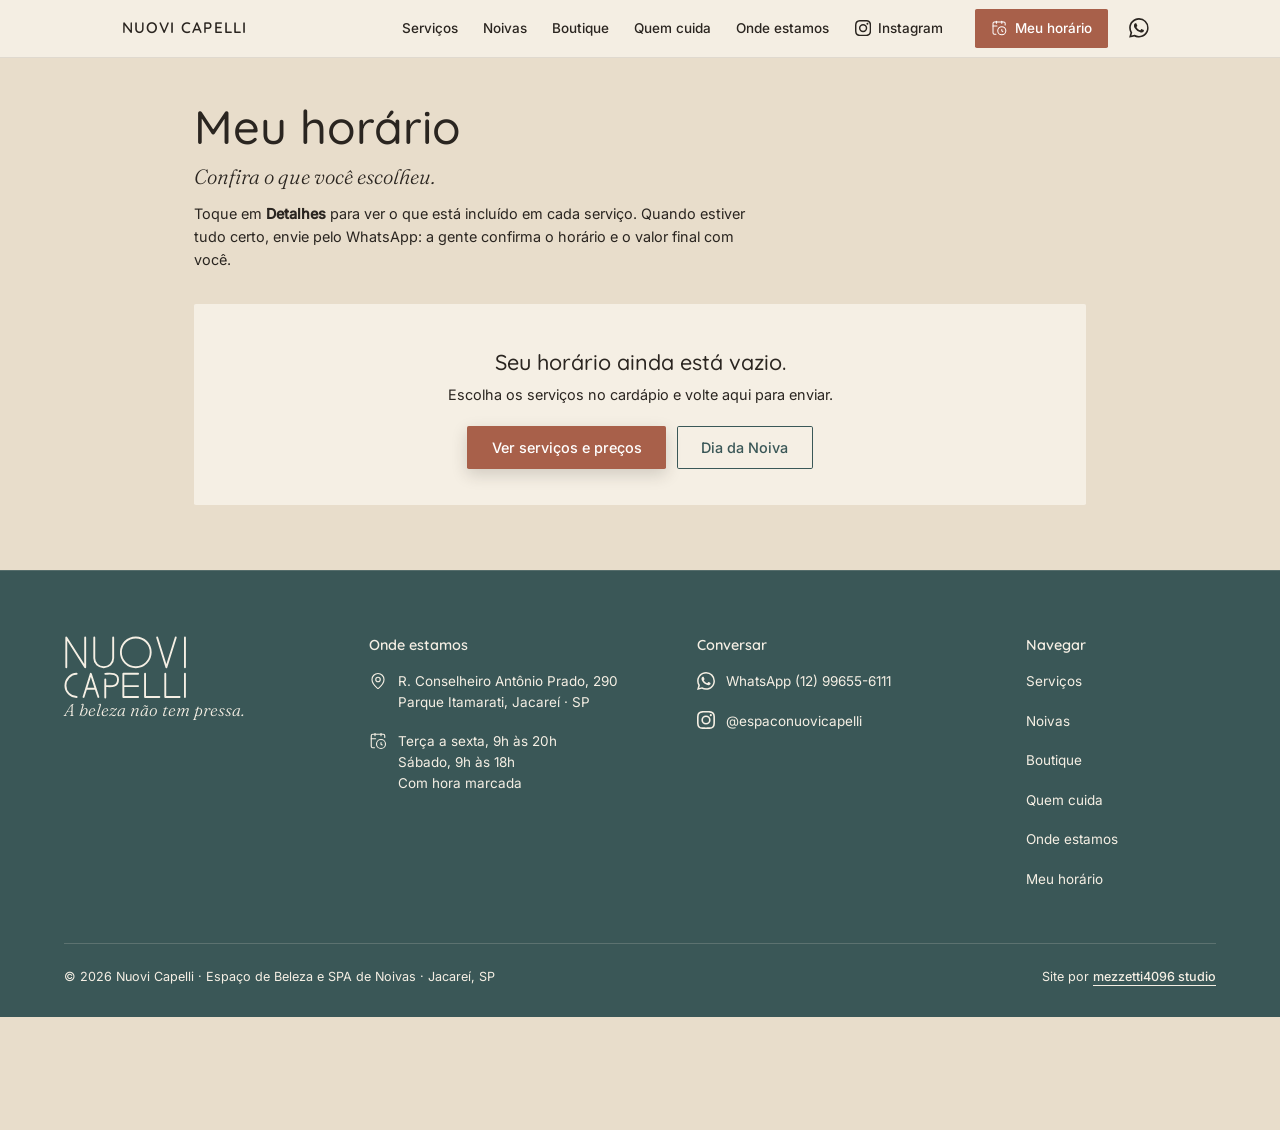
<file: meu-horario/index.html>
<!DOCTYPE html>
<html lang="pt-BR">
<head>
  <meta charset="UTF-8">
  <meta name="viewport" content="width=device-width, initial-scale=1.0">
  <title>Meu horário · Nuovi Capelli</title>
  <meta name="description" content="Confira os serviços que você escolheu na Nuovi Capelli, em Jacareí, SP, e envie seu horário pelo WhatsApp.">
  <meta name="robots" content="noindex"> <!-- página de uso (a lista de cada cliente), não de busca -->
  <meta name="theme-color" content="#3A5757">

  <!-- Prévia quando o link do horário for compartilhado (WhatsApp, Instagram) -->
  <meta property="og:type" content="website">
  <meta property="og:locale" content="pt_BR">
  <meta property="og:site_name" content="Nuovi Capelli">
  <meta property="og:title" content="Meu horário · Nuovi Capelli">
  <meta property="og:description" content="Os serviços escolhidos na Nuovi Capelli, em Jacareí, SP.">
  <meta property="og:image" content="https://mezzetti4096.github.io/nuovi-capelli/og-nuovi.jpg">
  <meta property="og:image:width" content="1200">
  <meta property="og:image:height" content="630">
  <meta property="og:image:alt" content="Nuovi Capelli, espaço de beleza e SPA em Jacareí (SP)">

  <!-- HEAD-COMUM:INICIO -->
<link rel="icon" type="image/svg+xml" href="../assets/logo.svg">
<link rel="icon" type="image/png" href="../assets/logo.png">
<link rel="apple-touch-icon" href="../assets/logo.png">
<link rel="preload" href="../assets/fontes/quicksand.woff2" as="font" type="font/woff2" crossorigin>
<link rel="preload" href="../assets/fontes/inter.woff2" as="font" type="font/woff2" crossorigin>
<link rel="stylesheet" href="../assets/css/comum.css">
<script src="../assets/js/comum.js" defer></script>
<!-- HEAD-COMUM:FIM -->

  <style>
    /* =========================================
       MEU HORÁRIO — a página de fechamento (estilo carrinho)
       Tokens, cabeçalho, rodapé, botões e ícones: assets/css/comum.css
       Dados de cada serviço: gerar-servicos.py (marcador DADOS-SERVICOS)
       ========================================= */
    *, *::before, *::after { box-sizing: border-box; margin: 0; padding: 0; }
    [hidden] { display: none !important; }

    /* Zoom padrão de 90% no computador, igual às outras páginas */
    @media (min-width: 901px) { html { zoom: 0.9; } }

    body {
      font-family: var(--fonte-texto);
      font-size: var(--t-corpo);
      line-height: 1.55;
      color: var(--tinta);
      background: var(--linho);
      -webkit-font-smoothing: antialiased;
    }
    a { color: inherit; }
    button { font-family: inherit; cursor: pointer; border: none; background: none; color: inherit; }

    .pagina { max-width: 1120px; margin: 0 auto; padding: calc(var(--cab-h) + 48px) var(--gutter) 72px; }

    /* ===== SEÇÃO: TOPO ===== */
    .topo__titulo { font-family: var(--fonte-logo); font-weight: 500; font-size: clamp(34px, 5vw, 52px); line-height: 1.1; }
    .topo__frase {
      margin-top: 10px;
      font-family: var(--fonte-serifa);
      font-style: italic;
      font-weight: 300;
      font-size: clamp(19px, 2.2vw, 23px);
    }
    .topo__explica { margin-top: 10px; max-width: 62ch; font-size: 16px; line-height: 1.6; }
    .topo__explica strong { font-weight: 600; }

    /* ===== SEÇÃO: CARRINHO (lista + resumo) ===== */
    .carrinho {
      display: grid;
      grid-template-columns: minmax(0, 1fr) 340px;
      gap: 40px;
      align-items: start;
      margin-top: 36px;
    }
    .carrinho__lista { list-style: none; display: grid; gap: 12px; }

    .linha {
      background: var(--branco-cru);
      border: 1px solid rgba(42, 37, 32, 0.08);
      border-radius: 2px;
      padding: 18px 20px;
    }
    .linha__topo { display: flex; gap: 14px; align-items: flex-start; }
    .linha__icone {
      flex-shrink: 0;
      display: grid;
      place-items: center;
      width: 44px;
      height: 44px;
      border: 1px solid rgba(58, 87, 87, 0.3);
      border-radius: 50%;
      color: var(--petroleo-esc);
    }
    .linha__icone .icone { width: 22px; height: 22px; }
    .linha__info { flex: 1; min-width: 0; }
    .linha__cat { font-size: var(--t-rotulo); font-weight: 600; color: var(--nevoa-texto); }
    .linha__nome { font-family: var(--fonte-logo); font-weight: 500; font-size: 20px; line-height: 1.25; }
    .linha__selo {
      display: inline-block;
      margin-left: 6px;
      padding: 2px 8px;
      border: 1px solid var(--petroleo-esc);
      border-radius: 999px;
      font-family: var(--fonte-texto);
      font-size: var(--t-rotulo);
      font-weight: 600;
      color: var(--petroleo-esc);
      vertical-align: 3px;
    }
    .linha__meta { display: flex; flex-wrap: wrap; align-items: center; gap: 4px 12px; margin-top: 4px; font-size: 15px; color: var(--nevoa-texto); }
    .linha__meta .icone { width: 16px; height: 16px; margin-right: 4px; vertical-align: -3px; }
    .linha__preco { font-weight: 600; color: var(--petroleo-esc); }
    .linha__acoes { display: flex; flex-wrap: wrap; gap: 8px 16px; margin: 12px 0 0 58px; }
    .linha__detalhes {
      display: inline-flex;
      align-items: center;
      gap: 8px;
      min-height: 44px;
      padding: 0 14px 0 10px;
      border: 1px solid var(--petroleo-esc);
      border-radius: 999px;
      color: var(--petroleo-esc);
      font-size: 15px;
      font-weight: 500;
    }
    .linha__detalhes .icone { width: 20px; height: 20px; }
    .linha__detalhes[aria-expanded="true"] { background: var(--petroleo-esc); color: var(--branco-cru); }
    .linha__remover { min-height: 44px; padding: 0 4px; font-size: 15px; text-decoration: underline; text-underline-offset: 3px; }

    /* Detalhe que abre (o mesmo componente do cardápio) */
    .expande__painel { display: grid; grid-template-rows: 1fr; }
    .expande__conteudo { min-height: 0; overflow: hidden; }
    html.js .expande__painel { grid-template-rows: 0fr; transition: grid-template-rows 380ms var(--ease-saida); }
    html.js .expande__conteudo { opacity: 0; transition: opacity 220ms ease-out; }
    html.js .expande__painel--aberto { grid-template-rows: 1fr; }
    html.js .expande__painel--aberto > .expande__conteudo { opacity: 1; transition: opacity 320ms ease-out 60ms; }
    .linha__detalhe {
      display: grid;
      grid-template-columns: repeat(auto-fit, minmax(240px, 1fr));
      gap: 18px 32px;
      margin: 16px 0 4px 58px;
      padding-top: 16px;
      border-top: 1px solid rgba(42, 37, 32, 0.1);
    }
    .bloco h4 { display: flex; align-items: center; gap: 6px; margin-bottom: 4px; font-size: var(--t-rotulo); font-weight: 600; color: var(--nevoa-texto); }
    .bloco h4 .icone { width: 16px; height: 16px; }
    .bloco p { font-size: 15px; line-height: 1.6; }
    .bloco--largo { grid-column: 1 / -1; }
    .etiquetas { list-style: none; display: flex; flex-wrap: wrap; gap: 6px; }
    .etiquetas li {
      font-size: var(--t-rotulo);
      padding: 5px 10px;
      border: 1px solid rgba(58, 87, 87, 0.28);
      border-radius: 999px;
      color: var(--petroleo-esc);
      background: var(--linho);
    }
    .comprimentos { display: flex; gap: 24px; font-variant-numeric: tabular-nums; }
    .comprimentos dt { font-size: var(--t-rotulo); color: var(--nevoa-texto); }
    .comprimentos dd { font-family: var(--fonte-logo); font-size: 17px; color: var(--petroleo-esc); }

    .carrinho__mais { margin-top: 20px; }

    /* Chamada para o Dia da Noiva */
    .noivas-chamada {
      display: flex;
      flex-wrap: wrap;
      align-items: center;
      gap: 12px 18px;
      margin-top: 28px;
      padding: 22px 24px;
      border: 1px solid rgba(42, 37, 32, 0.1);
      border-radius: 2px;
      background: var(--branco-cru);
    }
    .noivas-chamada > .icone { width: 28px; height: 28px; color: var(--petroleo-esc); }
    .noivas-chamada__texto { flex: 1 1 260px; }
    .noivas-chamada h2 { font-family: var(--fonte-logo); font-weight: 500; font-size: 20px; }
    .noivas-chamada p { font-size: 15px; }

    /* Preferências */
    .prefs { margin-top: 36px; }
    .prefs h2 { font-family: var(--fonte-logo); font-weight: 500; font-size: 24px; }
    .prefs__nota { margin: 4px 0 18px; font-size: 15px; color: var(--nevoa-texto); }
    .prefs__campos { display: grid; grid-template-columns: 1fr 1fr; gap: 18px 20px; max-width: 640px; }
    .prefs__campos .largo { grid-column: 1 / -1; }
    .prefs label[for],
    .prefs legend { display: block; margin-bottom: 6px; font-size: 15px; font-weight: 500; }
    .prefs label span,
    .prefs legend span { font-weight: 400; color: var(--nevoa-texto); }
    .prefs fieldset { border: 0; }
    .prefs input[type="text"],
    .prefs textarea {
      width: 100%;
      min-height: 48px;
      padding: 12px 14px;
      border: 1px solid rgba(42, 37, 32, 0.28);
      border-radius: 2px;
      background: var(--branco-cru);
      color: var(--tinta);
      font: 400 16px/1.4 var(--fonte-texto);
    }
    .prefs textarea { min-height: 96px; resize: vertical; }
    .prefs__contador { margin-top: 4px; font-size: var(--t-rotulo); color: var(--nevoa-texto); text-align: right; }
    .periodos { display: flex; flex-wrap: wrap; gap: 8px; }
    .periodo { position: relative; }
    .periodo input { position: absolute; opacity: 0; width: 1px; height: 1px; }
    .periodo span {
      display: inline-flex;
      align-items: center;
      min-height: 44px;
      padding: 0 16px;
      border: 1px solid var(--petroleo-esc);
      border-radius: 999px;
      color: var(--petroleo-esc);
      font-size: 15px;
      cursor: pointer;
    }
    .periodo input:checked + span { background: var(--petroleo-esc); color: var(--branco-cru); }
    .periodo input:focus-visible + span { outline: 2px solid var(--petroleo-esc); outline-offset: 2px; }

    /* Resumo (coluna fixa ao rolar no computador) */
    .resumo {
      position: sticky;
      top: calc(var(--cab-h) + 24px);
      padding: 24px;
      background: var(--branco-cru);
      border: 1px solid rgba(42, 37, 32, 0.08);
      border-radius: 2px;
      box-shadow: 0 20px 45px -24px rgba(42, 37, 32, 0.3);
    }
    .resumo h2 { font-family: var(--fonte-logo); font-weight: 500; font-size: 22px; margin-bottom: 12px; }
    .resumo__linhas { display: grid; gap: 8px; margin-bottom: 20px; }
    .resumo__linhas div { display: flex; justify-content: space-between; gap: 12px; padding-bottom: 8px; border-bottom: 1px solid rgba(42, 37, 32, 0.08); font-size: 15px; }
    .resumo__linhas dt { color: var(--nevoa-texto); }
    .resumo__linhas dd { font-weight: 600; text-align: right; }
    .resumo__total dd { color: var(--petroleo-esc); }
    .resumo .btn--primario { width: 100%; }
    .resumo__nota { margin-top: 12px; font-size: var(--t-apoio); color: var(--nevoa-texto); }

    /* Barra fixa de envio (só no celular) */
    .barra-envio { display: none; }

    /* Lista vazia */
    .vazio { margin-top: 36px; padding: 40px 28px; background: var(--branco-cru); border-radius: 2px; text-align: center; }
    .vazio__titulo { font-family: var(--fonte-logo); font-weight: 500; font-size: 24px; }
    .vazio p { margin-top: 6px; }
    .vazio__acoes { display: flex; flex-wrap: wrap; justify-content: center; gap: 12px; margin-top: 22px; }
    .sem-js { margin-top: 24px; font-size: 16px; }
    .sem-js a { color: var(--petroleo-esc); font-weight: 500; }

    /* ===== RESPONSIVO ===== */
    @media (max-width: 900px) {
      .pagina { padding-top: calc(var(--cab-h) + 32px); }
      .carrinho { grid-template-columns: 1fr; gap: 28px; }
      .resumo { position: static; }
      .linha { padding: 16px; }
      .linha__acoes { margin-left: 0; }
      .linha__detalhe { margin-left: 0; grid-template-columns: 1fr; }
      .prefs__campos { grid-template-columns: 1fr; }
      body.tem-itens { --barra-h: calc(76px + env(safe-area-inset-bottom, 0px)); }
      body.tem-itens .barra-envio {
        display: flex;
        align-items: center;
        gap: 12px;
        position: fixed;
        left: 0;
        right: 0;
        bottom: 0;
        z-index: 160;
        padding: 12px 16px calc(12px + env(safe-area-inset-bottom, 0px));
        background: rgba(245, 239, 228, 0.97);
        -webkit-backdrop-filter: blur(12px);
        backdrop-filter: blur(12px);
        border-top: 1px solid rgba(42, 37, 32, 0.12);
      }
      .barra-envio__texto { flex: 1; font-size: 14px; line-height: 1.35; }
      .barra-envio__texto strong { display: block; font-size: 15px; color: var(--petroleo-esc); }
      .barra-envio .btn { padding: 0 16px; white-space: nowrap; }
    }
    @media (prefers-reduced-motion: reduce) {
      html.js .expande__painel, html.js .expande__conteudo { transition: none !important; }
    }
  </style>
  <script>document.documentElement.classList.add('js')</script>
</head>
<body>

  <!-- ICONES:INICIO -->
<svg xmlns="http://www.w3.org/2000/svg" style="display:none">
<!-- Ícones: Lucide 1.52.0 (lucide.dev, licença ISC) · WhatsApp e Instagram: marcas dos donos · logo: Nuovi Capelli -->
<symbol id="i-arrow-right" viewBox="0 0 24 24"><path d="M5 12h14"/><path d="m12 5 7 7-7 7"/></symbol>
<symbol id="i-calendar-clock" viewBox="0 0 24 24"><path d="M16 14v2.2l1.6 1"/><path d="M16 2v3"/><path d="M21 7.338V5a2 2 0 00-2-2H5a2 2 0 00-2 2v14a2 2 0 002 2h2.338"/><path d="M3 9h5.859"/><path d="M8 2v3"/><circle cx="16" cy="16" r="6"/></symbol>
<symbol id="i-car" viewBox="0 0 24 24"><path d="M19 17h2c.6 0 1-.4 1-1v-3c0-.9-.7-1.7-1.5-1.9C18.7 10.6 16 10 16 10s-1.3-1.4-2.2-2.3c-.5-.4-1.1-.7-1.8-.7H5c-.6 0-1.1.4-1.4.9l-1.4 2.9A3.7 3.7 0 0 0 2 12v4c0 .6.4 1 1 1h2"/><circle cx="7" cy="17" r="2"/><path d="M9 17h6"/><circle cx="17" cy="17" r="2"/></symbol>
<symbol id="i-check" viewBox="0 0 24 24"><path d="M20 6 9 17l-5-5"/></symbol>
<symbol id="i-clock" viewBox="0 0 24 24"><circle cx="12" cy="12" r="10"/><path d="M12 6v6l4 2"/></symbol>
<symbol id="i-credit-card" viewBox="0 0 24 24"><rect width="20" height="14" x="2" y="5" rx="2"/><line x1="2" x2="22" y1="10" y2="10"/><path d="M6 14h2"/></symbol>
<symbol id="i-droplets" viewBox="0 0 24 24"><path d="M7 16.3c2.2 0 4-1.83 4-4.05 0-1.16-.57-2.26-1.71-3.19S7.29 6.75 7 5.3c-.29 1.45-1.14 2.84-2.29 3.76S3 11.1 3 12.25c0 2.22 1.8 4.05 4 4.05z"/><path d="M12.56 6.6A10.97 10.97 0 0 0 14 3.02c.5 2.5 2 4.9 4 6.5s3 3.5 3 5.5a6.98 6.98 0 0 1-11.91 4.97"/></symbol>
<symbol id="i-eye" viewBox="0 0 24 24"><path d="M2.062 12.348a1 1 0 0 1 0-.696 10.75 10.75 0 0 1 19.876 0 1 1 0 0 1 0 .696 10.75 10.75 0 0 1-19.876 0"/><circle cx="12" cy="12" r="3"/></symbol>
<symbol id="i-flower-2" viewBox="0 0 24 24"><path d="M12 5a3 3 0 1 1 3 3m-3-3a3 3 0 1 0-3 3m3-3v1M9 8a3 3 0 1 0 3 3M9 8h1m5 0a3 3 0 1 1-3 3m3-3h-1m-2 3v-1"/><circle cx="12" cy="8" r="2"/><path d="M12 10v12"/><path d="M12 22c4.2 0 7-1.667 7-5-4.2 0-7 1.667-7 5Z"/><path d="M12 22c-4.2 0-7-1.667-7-5 4.2 0 7 1.667 7 5Z"/></symbol>
<symbol id="i-hand" viewBox="0 0 24 24"><path d="M18 11V6a2 2 0 0 0-2-2a2 2 0 0 0-2 2"/><path d="M14 10V4a2 2 0 0 0-2-2a2 2 0 0 0-2 2v2"/><path d="M10 10.5V6a2 2 0 0 0-2-2a2 2 0 0 0-2 2v8"/><path d="M18 8a2 2 0 1 1 4 0v6a8 8 0 0 1-8 8h-2c-2.8 0-4.5-.86-5.99-2.34l-3.6-3.6a2 2 0 0 1 2.83-2.82L7 15"/></symbol>
<symbol id="i-info" viewBox="0 0 24 24"><circle cx="12" cy="12" r="10"/><path d="M12 16v-4"/><path d="M12 8h.01"/></symbol>
<symbol id="i-shopping-bag" viewBox="0 0 24 24"><path d="M16 10a4 4 0 0 1-8 0"/><path d="M3.103 6.034h17.794"/><path d="M3.4 5.467a2 2 0 0 0-.4 1.2V20a2 2 0 0 0 2 2h14a2 2 0 0 0 2-2V6.667a2 2 0 0 0-.4-1.2l-2-2.667A2 2 0 0 0 17 2H7a2 2 0 0 0-1.6.8z"/></symbol>
<symbol id="i-minus" viewBox="0 0 24 24"><path d="M5 12h14"/></symbol>
<symbol id="i-map-pin" viewBox="0 0 24 24"><path d="M20 10c0 4.993-5.539 10.193-7.399 11.799a1 1 0 0 1-1.202 0C9.539 20.193 4 14.993 4 10a8 8 0 0 1 16 0"/><circle cx="12" cy="10" r="3"/></symbol>
<symbol id="i-menu" viewBox="0 0 24 24"><path d="M4 5h16"/><path d="M4 12h16"/><path d="M4 19h16"/></symbol>
<symbol id="i-palette" viewBox="0 0 24 24"><path d="M12 22a1 1 0 0 1 0-20 10 9 0 0 1 10 9 5 5 0 0 1-5 5h-2.25a1.75 1.75 0 0 0-1.4 2.8l.3.4a1.75 1.75 0 0 1-1.4 2.8z"/><circle cx="13.5" cy="6.5" r=".5" fill="currentColor"/><circle cx="17.5" cy="10.5" r=".5" fill="currentColor"/><circle cx="6.5" cy="12.5" r=".5" fill="currentColor"/><circle cx="8.5" cy="7.5" r=".5" fill="currentColor"/></symbol>
<symbol id="i-plus" viewBox="0 0 24 24"><path d="M5 12h14"/><path d="M12 5v14"/></symbol>
<symbol id="i-repeat" viewBox="0 0 24 24"><path d="m17 2 4 4-4 4"/><path d="M3 11v-1a4 4 0 0 1 4-4h14"/><path d="m7 22-4-4 4-4"/><path d="M21 13v1a4 4 0 0 1-4 4H3"/></symbol>
<symbol id="i-scissors" viewBox="0 0 24 24"><circle cx="6" cy="6" r="3"/><path d="M8.12 8.12 12 12"/><path d="M20 4 8.12 15.88"/><circle cx="6" cy="18" r="3"/><path d="M14.8 14.8 20 20"/></symbol>
<symbol id="i-search" viewBox="0 0 24 24"><path d="m21 21-4.34-4.34"/><circle cx="11" cy="11" r="8"/></symbol>
<symbol id="i-sparkles" viewBox="0 0 24 24"><path d="M11.017 2.814a1 1 0 0 1 1.966 0l1.051 5.558a2 2 0 0 0 1.594 1.594l5.558 1.051a1 1 0 0 1 0 1.966l-5.558 1.051a2 2 0 0 0-1.594 1.594l-1.051 5.558a1 1 0 0 1-1.966 0l-1.051-5.558a2 2 0 0 0-1.594-1.594l-5.558-1.051a1 1 0 0 1 0-1.966l5.558-1.051a2 2 0 0 0 1.594-1.594z"/><path d="M20 2v4"/><path d="M22 4h-4"/><circle cx="4" cy="20" r="2"/></symbol>
<symbol id="i-tag" viewBox="0 0 24 24"><path d="M12.586 2.586A2 2 0 0 0 11.172 2H4a2 2 0 0 0-2 2v7.172a2 2 0 0 0 .586 1.414l8.704 8.704a2.426 2.426 0 0 0 3.42 0l6.58-6.58a2.426 2.426 0 0 0 0-3.42z"/><circle cx="7.5" cy="7.5" r=".5" fill="currentColor"/></symbol>
<symbol id="i-wind" viewBox="0 0 24 24"><path d="M12.8 19.6A2 2 0 1 0 14 16H2"/><path d="M17.5 8a2.5 2.5 0 1 1 2 4H2"/><path d="M9.8 4.4A2 2 0 1 1 11 8H2"/></symbol>
<symbol id="i-x" viewBox="0 0 24 24"><path d="M18 6 6 18"/><path d="m6 6 12 12"/></symbol>
<symbol id="i-whatsapp" viewBox="0 0 24 24"><path fill="currentColor" stroke="none" d="M17.472 14.382c-.297-.149-1.758-.867-2.03-.967-.273-.099-.471-.148-.67.15-.197.297-.767.966-.94 1.164-.173.199-.347.223-.644.075-.297-.15-1.255-.463-2.39-1.475-.883-.788-1.48-1.761-1.653-2.059-.173-.297-.018-.458.13-.606.134-.133.298-.347.446-.52.149-.174.198-.298.298-.497.099-.198.05-.371-.025-.52-.075-.149-.669-1.612-.916-2.207-.242-.579-.487-.5-.669-.51-.173-.008-.371-.01-.57-.01-.198 0-.52.074-.792.372-.272.297-1.04 1.016-1.04 2.479 0 1.462 1.065 2.875 1.213 3.074.149.198 2.096 3.2 5.077 4.487.709.306 1.262.489 1.694.625.712.227 1.36.195 1.871.118.571-.085 1.758-.719 2.006-1.413.248-.694.248-1.289.173-1.413-.074-.124-.272-.198-.57-.347m-5.421 7.403h-.004a9.87 9.87 0 01-5.031-1.378l-.361-.214-3.741.982.998-3.648-.235-.374a9.86 9.86 0 01-1.51-5.26c.001-5.45 4.436-9.884 9.888-9.884 2.64 0 5.122 1.03 6.988 2.898a9.825 9.825 0 012.893 6.994c-.003 5.45-4.437 9.884-9.885 9.884m8.413-18.297A11.815 11.815 0 0012.05 0C5.495 0 .16 5.335.157 11.892c0 2.096.547 4.142 1.588 5.945L.057 24l6.305-1.654a11.882 11.882 0 005.683 1.448h.005c6.554 0 11.89-5.335 11.893-11.893A11.821 11.821 0 0020.464 3.488"/></symbol>
<symbol id="i-instagram" viewBox="0 0 24 24"><path fill="currentColor" stroke="none" d="M12 2.163c3.204 0 3.584.012 4.85.07 3.252.148 4.771 1.691 4.919 4.919.058 1.265.069 1.645.069 4.849 0 3.205-.012 3.584-.069 4.849-.149 3.225-1.664 4.771-4.919 4.919-1.266.058-1.644.07-4.85.07-3.204 0-3.584-.012-4.849-.07-3.26-.149-4.771-1.699-4.919-4.92-.058-1.265-.07-1.644-.07-4.849 0-3.204.013-3.583.07-4.849.149-3.227 1.664-4.771 4.919-4.919 1.266-.057 1.645-.069 4.849-.069zM12 0C8.741 0 8.333.014 7.053.072 2.695.272.273 2.69.073 7.052.014 8.333 0 8.741 0 12c0 3.259.014 3.668.072 4.948.2 4.358 2.618 6.78 6.98 6.98C8.333 23.986 8.741 24 12 24c3.259 0 3.668-.014 4.948-.072 4.354-.2 6.782-2.618 6.979-6.98.059-1.28.073-1.689.073-4.948 0-3.259-.014-3.667-.072-4.947-.196-4.354-2.617-6.78-6.979-6.98C15.668.014 15.259 0 12 0zm0 5.838a6.162 6.162 0 100 12.324 6.162 6.162 0 000-12.324zM12 16a4 4 0 110-8 4 4 0 010 8zm6.406-11.845a1.44 1.44 0 100 2.881 1.44 1.44 0 000-2.881z"/></symbol>
<symbol id="i-logo" viewBox="0 0 967.11 497.12"><path fill="none" stroke="currentColor" stroke-width="15" stroke-linecap="round" stroke-linejoin="round" d="M326.13,299.17c27.63,0,100.74-14.94,100.74,44.84,0,65.57-64.44,51.62-100.74,51.62M326.13,343.51v142.31M955.7,298.75v182.85M955.81,11.3v235.56M800.22,298.75v182.85h112.9M640.55,298.75v182.85h112.9M585.45,396.11h-116.43M585.45,298.75h-116.43v182.85h116.43M174.95,416.61h74.87M154.41,481.6l20.54-64.99,36.9-117.86,37.97,116.93,21.63,65.92M736.16,11.3l72.85,235.56L883.06,11.3M99.74,481.6c-48.84,0-88.44-39.6-88.44-88.44s39.6-94.4,88.44-94.4M685.07,129.08c0,65.05-52.73,117.78-117.78,117.78s-117.78-52.73-117.78-117.78,52.73-117.78,117.78-117.78,117.78,52.73,117.78,117.78ZM239.24,11.3v165.09c0,38.74,33.45,70.47,74.71,70.47s74.71-31.73,74.71-70.47V11.3M18.06,246.86V11.3l149.39,235.56V11.3"/></symbol>
</svg>
<!-- ICONES:FIM -->

  <!-- ============ CABEÇALHO, RODAPÉ E AGENDAR — carimbados pelo casca.py ============ -->
  <!-- CABECALHO:INICIO -->
<a class="pular" href="#conteudo">Pular para o conteúdo</a>
<header class="cab" data-cab>
  <div class="cab__dentro">
    <a class="cab__logo" href="../">Nuovi Capelli</a>
    <nav class="cab__nav" id="cab-menu" aria-label="Principal"><ul class="cab__links"><li><a href="../servicos/">Serviços</a></li><li><a href="../noivas/">Noivas</a></li><li><a href="../boutique/">Boutique</a></li><li><a href="../#quem">Quem cuida</a></li><li><a href="../#onde">Onde estamos</a></li><li class="cab__insta"><a href="https://www.instagram.com/espaconuovicapelli/" target="_blank" rel="noopener"><svg class="icone" aria-hidden="true" focusable="false"><use href="#i-instagram"/></svg><span class="cab__insta-curto">Instagram</span><span class="cab__insta-longo">@espaconuovicapelli</span></a></li></ul></nav>
    <a class="cab__horario" href="./" aria-current="page"><svg class="icone" aria-hidden="true" focusable="false"><use href="#i-calendar-clock"/></svg><span class="cab__horario-texto">Meu horário</span><span class="cab__conta" data-horario-conta hidden></span></a>
    <a class="cab__whats" href="https://wa.me/5512996556111?text=Oi.%20Vim%20pelo%20site." target="_blank" rel="noopener" aria-label="Conversar no WhatsApp" title="Conversar no WhatsApp"><svg class="icone" aria-hidden="true" focusable="false"><use href="#i-whatsapp"/></svg></a>
    <button class="cab__menu" type="button" aria-expanded="false" aria-controls="cab-menu"><svg class="icone" aria-hidden="true" focusable="false"><use href="#i-menu"/></svg><span>Menu</span></button>
  </div>
</header>
<!-- CABECALHO:FIM -->

  <main id="conteudo" tabindex="-1">
    <div class="pagina">

      <!-- ============ TOPO ============ -->
      <section class="topo" aria-labelledby="titulo">
        <h1 class="topo__titulo" id="titulo">Meu horário</h1>
        <p class="topo__frase">Confira o que você escolheu.</p>
        <p class="topo__explica">
          Toque em <strong>Detalhes</strong> para ver o que está incluído em cada serviço.
          Quando estiver tudo certo, envie pelo WhatsApp: a gente confirma o horário e o valor final com você.
        </p>
      </section>

      <noscript>
        <p class="sem-js">Para montar seu horário, ative o JavaScript do navegador ou <a href="../servicos/">veja os serviços e preços</a>.</p>
      </noscript>

      <!-- ============ CARRINHO — lista, preferências e resumo ============ -->
      <div class="carrinho" data-carrinho hidden>
        <div class="carrinho__principal">
          <h2 class="so-leitor" id="lista-titulo">Serviços escolhidos</h2>
          <ul class="carrinho__lista" id="lista" aria-labelledby="lista-titulo"></ul>

          <div class="carrinho__mais">
            <a class="btn btn--secundario" href="../servicos/"><svg class="icone" aria-hidden="true" focusable="false"><use href="#i-plus"/></svg>Adicionar mais serviços</a>
          </div>

          <section class="noivas-chamada" aria-labelledby="noivas-titulo">
            <svg class="icone" aria-hidden="true" focusable="false"><use href="#i-flower-2"/></svg>
            <div class="noivas-chamada__texto">
              <h2 id="noivas-titulo">Vai casar?</h2>
              <p>Conheça o Dia da Noiva: pacotes Tulipa, Jasmin e Lótus, com prévias, madrinhas e cortejo.</p>
            </div>
            <a class="btn btn--texto" href="../noivas/#pacotes">Conhecer o Dia da Noiva</a>
          </section>

          <section class="prefs" aria-labelledby="prefs-titulo">
            <h2 id="prefs-titulo">Sua preferência</h2>
            <p class="prefs__nota">Tudo opcional. Ajuda a gente a sugerir o melhor horário.</p>
            <div class="prefs__campos">
              <div>
                <label for="pref-dia">Dia <span>(opcional)</span></label>
                <input type="text" id="pref-dia" autocomplete="off" placeholder="Ex.: sábado">
              </div>
              <div>
                <label for="pref-nome">Seu nome <span>(opcional)</span></label>
                <input type="text" id="pref-nome" autocomplete="given-name">
              </div>
              <fieldset class="largo">
                <legend>Período <span>(opcional)</span></legend>
                <div class="periodos">
                  <label class="periodo"><input type="radio" name="periodo" value="" checked><span>Tanto faz</span></label>
                  <label class="periodo"><input type="radio" name="periodo" value="manhã"><span>Manhã</span></label>
                  <label class="periodo"><input type="radio" name="periodo" value="tarde"><span>Tarde</span></label>
                  <label class="periodo"><input type="radio" name="periodo" value="noite"><span>Noite</span></label>
                </div>
              </fieldset>
              <div class="largo">
                <label for="pref-obs">Algo que a gente deva saber? <span>(opcional)</span></label>
                <textarea id="pref-obs" maxlength="300" aria-describedby="pref-obs-conta" placeholder="Ex.: cabelo comprido, alergia a algum produto, primeira vez aqui"></textarea>
                <p class="prefs__contador" id="pref-obs-conta">0 de 300</p>
              </div>
            </div>
          </section>
        </div>

        <aside class="resumo" aria-labelledby="resumo-titulo">
          <h2 id="resumo-titulo">Resumo</h2>
          <dl class="resumo__linhas">
            <div><dt>Serviços</dt><dd id="resumo-qtd"></dd></div>
            <div><dt>Tempo estimado</dt><dd id="resumo-tempo"></dd></div>
            <div class="resumo__total"><dt>Total estimado</dt><dd id="resumo-valor"></dd></div>
          </dl>
          <a class="btn btn--primario" data-enviar href="https://wa.me/5512996556111" target="_blank" rel="noopener"><svg class="icone" aria-hidden="true" focusable="false"><use href="#i-whatsapp"/></svg>Enviar pelo WhatsApp</a>
          <p class="resumo__nota">A gente confirma o horário e o valor final com você.</p>
        </aside>
      </div>

      <!-- ============ LISTA VAZIA ============ -->
      <div class="vazio" data-vazio hidden>
        <p class="vazio__titulo">Seu horário ainda está vazio.</p>
        <p>Escolha os serviços no cardápio e volte aqui para enviar.</p>
        <div class="vazio__acoes">
          <a class="btn btn--primario" href="../servicos/">Ver serviços e preços</a>
          <a class="btn btn--secundario" href="../noivas/">Dia da Noiva</a>
        </div>
      </div>

    </div>
  </main>

  <!-- Barra de envio no celular -->
  <div class="barra-envio">
    <p class="barra-envio__texto"><strong id="barra-valor"></strong><span id="barra-qtd"></span></p>
    <a class="btn btn--primario" data-enviar href="https://wa.me/5512996556111" target="_blank" rel="noopener"><svg class="icone" aria-hidden="true" focusable="false"><use href="#i-whatsapp"/></svg>Enviar</a>
  </div>
  <p class="so-leitor" id="aviso" aria-live="polite"></p>

  <!-- RODAPE:INICIO -->
<footer class="rod">
  <div class="rod__dentro">
    <div class="rod__marca">
      <svg class="rod__logo" viewBox="0 0 967.11 497.12" role="img" aria-label="Nuovi Capelli"><use href="#i-logo"/></svg>
      <p class="rod__frase">A beleza não tem pressa.</p>
    </div>
    <div class="rod__col">
      <h2 class="rod__titulo">Onde estamos</h2>
      <ul class="rod__lista">
        <li><a class="rod__item" href="https://www.google.com/maps/search/?api=1&amp;query=R.%20Conselheiro%20Ant%C3%B4nio%20Prado%2C%20290%2C%20Parque%20Itamarati%2C%20Jacare%C3%AD%20-%20SP" target="_blank" rel="noopener"><svg class="icone" aria-hidden="true" focusable="false"><use href="#i-map-pin"/></svg><span>R. Conselheiro Antônio Prado, 290<br>Parque Itamarati, Jacareí · SP</span></a></li>
        <li><p class="rod__item"><svg class="icone" aria-hidden="true" focusable="false"><use href="#i-calendar-clock"/></svg><span>Terça a sexta, 9h às 20h<br>Sábado, 9h às 18h<br>Com hora marcada</span></p></li>
      </ul>
    </div>
    <div class="rod__col">
      <h2 class="rod__titulo">Conversar</h2>
      <ul class="rod__lista">
        <li><a class="rod__item" href="https://wa.me/5512996556111?text=Oi.%20Vim%20pelo%20site." target="_blank" rel="noopener"><svg class="icone" aria-hidden="true" focusable="false"><use href="#i-whatsapp"/></svg><span>WhatsApp (12) 99655-6111</span></a></li>
        <li><a class="rod__item" href="https://www.instagram.com/espaconuovicapelli/" target="_blank" rel="noopener"><svg class="icone" aria-hidden="true" focusable="false"><use href="#i-instagram"/></svg><span>@espaconuovicapelli</span></a></li>
      </ul>
    </div>
    <nav class="rod__col" aria-label="Rodapé">
      <h2 class="rod__titulo">Navegar</h2>
      <ul class="rod__lista"><li><a class="rod__item" href="../servicos/"><span>Serviços</span></a></li><li><a class="rod__item" href="../noivas/"><span>Noivas</span></a></li><li><a class="rod__item" href="../boutique/"><span>Boutique</span></a></li><li><a class="rod__item" href="../#quem"><span>Quem cuida</span></a></li><li><a class="rod__item" href="../#onde"><span>Onde estamos</span></a></li><li><a class="rod__item" href="./"><span>Meu horário</span></a></li></ul>
    </nav>
  </div>
  <div class="rod__base">
    <p>© 2026 Nuovi Capelli · Espaço de Beleza e SPA de Noivas · Jacareí, SP</p>
    <p>Site por <a class="rod__estudio" href="https://mezzetti4096-studio.netlify.app/" target="_blank" rel="noopener">mezzetti<span class="rod__4096">4096</span> studio</a></p>
  </div>
</footer>
<!-- RODAPE:FIM -->

  <!-- AGENDAR:INICIO -->
<!-- a página Meu horário tem o próprio resumo -->
<!-- AGENDAR:FIM -->

  <!-- ============ DADOS — cada serviço da planilha (gerar-servicos.py) ============ -->
  <!-- DADOS-SERVICOS:INICIO -->
<script type="application/json" id="dados-servicos">[{"id":"corte-feminino","nome":"Corte feminino","cat":"Cabelo","catChave":"cabelo","icone":"scissors","grupo":"Cortes","preco":150.0,"precoTxt":"a partir de R$ 150","durCurta":"1h","durTexto":"60 min","min":60,"selo":"","oque":"Corte de cabelo feminino com higienização (lavagem) e secagem inclusas.","para":"Renovar o visual, remover pontas danificadas, dar forma e movimento, valorizar o formato do rosto e facilitar a manutenção diária.","variacoes":["Corte reto","Repicado","Em camadas (long/short layers)","Chanel","Long bob","Undercut feminino","Franja (reta, cortina, lateral)"],"comp":[],"man":"Recomenda-se manutenção a cada 2 a 3 meses","prod":"","antes":"","depois":""},{"id":"corte-masculino","nome":"Corte masculino","cat":"Cabelo","catChave":"cabelo","icone":"scissors","grupo":"Cortes","preco":60.0,"precoTxt":"a partir de R$ 60","durCurta":"30 min","durTexto":"30 min","min":30,"selo":"","oque":"Corte masculino com higienização e secagem.","para":"Manter o visual alinhado, prático e adequado ao estilo e rotina do cliente.","variacoes":["Social","Degradê (low, mid, high fade)","Undercut","Militar","Com risco/desenho","Acabamento na navalha"],"comp":[],"man":"Manutenção ideal a cada 15 a 30 dias","prod":"","antes":"","depois":""},{"id":"corte-infantil","nome":"Corte infantil","cat":"Cabelo","catChave":"cabelo","icone":"scissors","grupo":"Cortes","preco":60.0,"precoTxt":"a partir de R$ 60","durCurta":"30 min","durTexto":"30 min","min":30,"selo":"","oque":"Corte adaptado ao público infantil, com abordagem lúdica e paciente.","para":"Manter os cabelos das crianças arrumados de forma leve e sem trauma.","variacoes":[],"comp":[],"man":"","prod":"","antes":"","depois":""},{"id":"corte-a-maquina","nome":"Corte a máquina","cat":"Cabelo","catChave":"cabelo","icone":"scissors","grupo":"Cortes","preco":30.0,"precoTxt":"a partir de R$ 30","durCurta":"30 min","durTexto":"30 min","min":30,"selo":"","oque":"Corte masculino com higienização e secagem.","para":"Manter o visual alinhado, prático e adequado ao estilo e rotina do cliente.","variacoes":["Social","Degradê (low, mid, high fade)","Undercut","Militar","Com risco/desenho","Acabamento na navalha"],"comp":[],"man":"Manutenção ideal a cada 15 a 30 dias","prod":"","antes":"","depois":""},{"id":"higienizacao","nome":"Higienização","cat":"Cabelo","catChave":"cabelo","icone":"scissors","grupo":"Lavagem, escova e penteado","preco":30.0,"precoTxt":"a partir de R$ 30","durCurta":"20–30 min","durTexto":"20 a 30 min","min":20,"selo":"","oque":"Lavagem dos cabelos, podendo ser simples ou com produtos específicos conforme a necessidade do fio.","para":"Limpar, preparar o fio para outros procedimentos e tratar necessidades específicas (oleosidade, resíduos, caspa).","variacoes":["Higienização simples","Lavagem especial com produtos direcionados","Higienização + secagem"],"comp":[],"man":"","prod":"","antes":"","depois":""},{"id":"escova-e-prancha","nome":"Escova e prancha","cat":"Cabelo","catChave":"cabelo","icone":"scissors","grupo":"Lavagem, escova e penteado","preco":40.0,"precoTxt":"a partir de R$ 40","durCurta":"30–60 min","durTexto":"30 a 60 min","min":30,"selo":"","oque":"Lavagem seguida de escovação para modelar e alinhar os fios.","para":"Deixar o cabelo alinhado, com brilho e movimento para o dia a dia ou eventos.","variacoes":["Escova simples (lava e escova)","Escova com prancha","Escova modelada com ondas","Baby liss/cachos"],"comp":[],"man":"","prod":"","antes":"","depois":""},{"id":"escova","nome":"Escova","cat":"Cabelo","catChave":"cabelo","icone":"scissors","grupo":"Lavagem, escova e penteado","preco":80.0,"precoTxt":"a partir de R$ 80","durCurta":"30–60 min","durTexto":"30 a 60 min","min":30,"selo":"","oque":"Lavagem seguida de escovação para modelar e alinhar os fios.","para":"Deixar o cabelo alinhado, com brilho e movimento para o dia a dia ou eventos.","variacoes":["Escova simples (lava e escova)","Escova com prancha","Escova modelada com ondas","Baby liss/cachos"],"comp":[],"man":"","prod":"","antes":"","depois":""},{"id":"baby-liss-cachos","nome":"Baby liss / cachos","cat":"Cabelo","catChave":"cabelo","icone":"scissors","grupo":"Lavagem, escova e penteado","preco":35.0,"precoTxt":"a partir de R$ 35","durCurta":"30–60 min","durTexto":"30 a 60 min","min":30,"selo":"","oque":"Lavagem seguida de escovação para modelar e alinhar os fios.","para":"Deixar o cabelo alinhado, com brilho e movimento para o dia a dia ou eventos.","variacoes":["Escova simples (lava e escova)","Escova com prancha","Escova modelada com ondas","Baby liss/cachos"],"comp":[],"man":"","prod":"","antes":"","depois":""},{"id":"penteado","nome":"Penteado","cat":"Cabelo","catChave":"cabelo","icone":"scissors","grupo":"Lavagem, escova e penteado","preco":180.0,"precoTxt":"a partir de R$ 180","durCurta":"","durTexto":"","min":null,"selo":"","oque":"Penteado","para":"","variacoes":[],"comp":[],"man":"","prod":"","antes":"","depois":""},{"id":"hidratacao","nome":"Hidratação","cat":"Cabelo","catChave":"cabelo","icone":"scissors","grupo":"Tratamentos","preco":150.0,"precoTxt":"a partir de R$ 150","durCurta":"1h–1h30","durTexto":"60 a 90 min","min":60,"selo":"","oque":"Reposição de água e nutrientes nos fios para devolver maciez e brilho.","para":"Repor a hidratação de fios ressecados, opacos e sem elasticidade, devolvendo brilho e suavidade.","variacoes":["Hidratação simples","Com ampolas","Hidratação Penetraitt (para fios muito danificados)","Potencializada com ozônio"],"comp":[],"man":"","prod":"","antes":"","depois":""},{"id":"nutricao","nome":"Nutrição","cat":"Cabelo","catChave":"cabelo","icone":"scissors","grupo":"Tratamentos","preco":120.0,"precoTxt":"a partir de R$ 120","durCurta":"1h","durTexto":"60 min","min":60,"selo":"","oque":"Reposição de lipídios (óleos e massa) nos fios.","para":"Tratar fios ressecados, porosos, com frizz e falta de nutrição — devolve nutrição profunda e reduz o volume.","variacoes":["Nutrição simples","Com óleos vegetais","Produtos naturais (Davines)"],"comp":[],"man":"","prod":"","antes":"","depois":""},{"id":"reconstrucao","nome":"Reconstrução","cat":"Cabelo","catChave":"cabelo","icone":"scissors","grupo":"Tratamentos","preco":180.0,"precoTxt":"a partir de R$ 180","durCurta":"1h–1h30","durTexto":"60 a 90 min","min":60,"selo":"","oque":"Reposição de massa e proteína (queratina, aminoácidos) na fibra capilar.","para":"Recuperar fios muito danificados, elásticos, que esticam e quebram (sinal de falta de massa/proteína).","variacoes":["Reconstrução simples","Cauterização Capilar","Protocolo Prévia (tratamento profissional intensivo)"],"comp":[],"man":"","prod":"","antes":"","depois":""},{"id":"cauterizacao-capilar","nome":"Cauterização capilar","cat":"Cabelo","catChave":"cabelo","icone":"scissors","grupo":"Tratamentos","preco":80.0,"precoTxt":"a partir de R$ 80","durCurta":"2h","durTexto":"2h","min":120,"selo":"","oque":"Tratamento de selagem e reposição de nutrientes que reduz o frizz e sela as cutículas.","para":"Selar os fios, devolver brilho, alinhamento e reduzir o frizz de cabelos danificados.","variacoes":["Cauterização com ou sem selagem térmica","Pode ser associada a outros tratamentos"],"comp":[],"man":"","prod":"","antes":"","depois":""},{"id":"tratamento-capilar-previa","nome":"Tratamento capilar Prévia","cat":"Cabelo","catChave":"cabelo","icone":"scissors","grupo":"Tratamentos","preco":200.0,"precoTxt":"a partir de R$ 200","durCurta":"1h–1h30","durTexto":"60 a 90 min","min":60,"selo":"","oque":"Reposição de massa e proteína (queratina, aminoácidos) na fibra capilar.","para":"Recuperar fios muito danificados, elásticos, que esticam e quebram (sinal de falta de massa/proteína).","variacoes":["Reconstrução simples","Cauterização Capilar","Protocolo Prévia (tratamento profissional intensivo)"],"comp":[],"man":"","prod":"","antes":"","depois":""},{"id":"coloracao-tonalizacao","nome":"Coloração / tonalização","cat":"Cabelo","catChave":"cabelo","icone":"scissors","grupo":"Cor e mechas","preco":200.0,"precoTxt":"a partir de R$ 200","durCurta":"1h–2h","durTexto":"60 min a 2h","min":60,"selo":"","oque":"Alteração ou realce da cor dos fios com tintura permanente ou tonalizante.","para":"Cobrir fios brancos, mudar de cor, realçar o tom natural ou neutralizar reflexos indesejados.","variacoes":["Coloração permanente","Tonalização (sem amônia, mais suave)","Coloração Inoa (sem amônia e sem odor)","Davines (natural)","Keune","Camuflagem (foco em brancos)","Aplicação de coloração (cliente traz o produto)"],"comp":[],"man":"","prod":"","antes":"","depois":""},{"id":"aplicacao-de-coloracao","nome":"Aplicação de coloração","cat":"Cabelo","catChave":"cabelo","icone":"scissors","grupo":"Cor e mechas","preco":90.0,"precoTxt":"a partir de R$ 90","durCurta":"1h–2h","durTexto":"60 min a 2h","min":60,"selo":"","oque":"Alteração ou realce da cor dos fios com tintura permanente ou tonalizante.","para":"Cobrir fios brancos, mudar de cor, realçar o tom natural ou neutralizar reflexos indesejados.","variacoes":["Coloração permanente","Tonalização (sem amônia, mais suave)","Coloração Inoa (sem amônia e sem odor)","Davines (natural)","Keune","Camuflagem (foco em brancos)","Aplicação de coloração (cliente traz o produto)"],"comp":[],"man":"","prod":"","antes":"","depois":""},{"id":"camuflagem","nome":"Camuflagem","cat":"Cabelo","catChave":"cabelo","icone":"scissors","grupo":"Cor e mechas","preco":160.0,"precoTxt":"a partir de R$ 160","durCurta":"1h–2h","durTexto":"60 min a 2h","min":60,"selo":"","oque":"Alteração ou realce da cor dos fios com tintura permanente ou tonalizante.","para":"Cobrir fios brancos, mudar de cor, realçar o tom natural ou neutralizar reflexos indesejados.","variacoes":["Coloração permanente","Tonalização (sem amônia, mais suave)","Coloração Inoa (sem amônia e sem odor)","Davines (natural)","Keune","Camuflagem (foco em brancos)","Aplicação de coloração (cliente traz o produto)"],"comp":[],"man":"","prod":"","antes":"","depois":""},{"id":"coloracao-inoa","nome":"Coloração Inoa","cat":"Cabelo","catChave":"cabelo","icone":"scissors","grupo":"Cor e mechas","preco":140.0,"precoTxt":"a partir de R$ 140","durCurta":"1h–2h","durTexto":"60 min a 2h","min":60,"selo":"","oque":"Alteração ou realce da cor dos fios com tintura permanente ou tonalizante.","para":"Cobrir fios brancos, mudar de cor, realçar o tom natural ou neutralizar reflexos indesejados.","variacoes":["Coloração permanente","Tonalização (sem amônia, mais suave)","Coloração Inoa (sem amônia e sem odor)","Davines (natural)","Keune","Camuflagem (foco em brancos)","Aplicação de coloração (cliente traz o produto)"],"comp":[],"man":"","prod":"","antes":"","depois":""},{"id":"mechas","nome":"Mechas","cat":"Cabelo","catChave":"cabelo","icone":"scissors","grupo":"Cor e mechas","preco":550.0,"precoTxt":"a partir de R$ 550","durCurta":"1h30–4h","durTexto":"1h30 a 4h","min":90,"selo":"","oque":"Técnicas de clareamento parcial dos fios para criar contraste, luminosidade e dimensão.","para":"Iluminar, criar naturalidade, disfarçar brancos ou transformar completamente a base de cor.","variacoes":["Luzes (mechas bem finas com papel)","Mechas (mais largas e contrastantes)","Mechas Californianas","Invertidas","Reflexo","Strong"],"comp":[],"man":"","prod":"","antes":"","depois":""},{"id":"luzes","nome":"Luzes","cat":"Cabelo","catChave":"cabelo","icone":"scissors","grupo":"Cor e mechas","preco":550.0,"precoTxt":"a partir de R$ 550","durCurta":"1h30–4h","durTexto":"1h30 a 4h","min":90,"selo":"","oque":"Técnicas de clareamento parcial dos fios para criar contraste, luminosidade e dimensão.","para":"Iluminar, criar naturalidade, disfarçar brancos ou transformar completamente a base de cor.","variacoes":["Luzes (mechas bem finas com papel)","Mechas (mais largas e contrastantes)","Mechas Californianas","Invertidas","Reflexo","Strong"],"comp":[],"man":"","prod":"","antes":"","depois":""},{"id":"escova-progressiva-sem-formol","nome":"Escova progressiva sem formol","cat":"Cabelo","catChave":"cabelo","icone":"scissors","grupo":"Alisamento e alongamento","preco":260.0,"precoTxt":"a partir de R$ 260","durCurta":"2h30","durTexto":"2h30","min":150,"selo":"","oque":"Alisamento/redução de volume que alisa até 100% dos fios sem formol.","para":"Reduzir volume e frizz, alinhar e facilitar a finalização diária do cabelo.","variacoes":["Progressiva sem formol","Realinhamento térmico (Escova Portier)","Relaxamento capilar (para cabelos crespos)"],"comp":[],"man":"","prod":"","antes":"","depois":""},{"id":"mega-hair-alongamento","nome":"Mega hair / alongamento","cat":"Cabelo","catChave":"cabelo","icone":"scissors","grupo":"Alisamento e alongamento","preco":300.0,"precoTxt":"a partir de R$ 300","durCurta":"2h+","durTexto":"2h ou mais","min":120,"selo":"","oque":"Aplicação de mechas de cabelo para alongar, dar volume ou ambos.","para":"Alongar rapidamente, dar volume a cabelos finos ou disfarçar cabelos em fase de crescimento.","variacoes":["Mega hair com queratina","Fita invisível (adesiva)","Costurado","Entrelace"],"comp":[],"man":"Requer manutenção periódica conforme o crescimento natural","prod":"","antes":"","depois":""},{"id":"clube-da-cor","nome":"Clube da Cor","cat":"Cabelo","catChave":"cabelo","icone":"scissors","grupo":"Clubes","preco":100.0,"precoTxt":"R$ 100","durCurta":"","durTexto":"","min":null,"selo":"Assinatura","oque":"Pacote de 5 colorações","para":"","variacoes":[],"comp":[],"man":"","prod":"","antes":"","depois":""},{"id":"escova-clube-da-cor","nome":"Escova Clube da Cor","cat":"Cabelo","catChave":"cabelo","icone":"scissors","grupo":"Clubes","preco":40.0,"precoTxt":"R$ 40","durCurta":"","durTexto":"","min":null,"selo":"Assinatura","oque":"Escova do pacote","para":"","variacoes":[],"comp":[],"man":"","prod":"","antes":"","depois":""},{"id":"manicure","nome":"Manicure","cat":"Unhas","catChave":"unhas","icone":"hand","grupo":"Mãos e pés","preco":35.0,"precoTxt":"R$ 35","durCurta":"30 min–2h","durTexto":"30 min a 2h (combo)","min":30,"selo":"","oque":"Cuidado, cutilação e esmaltação das unhas das mãos e/ou dos pés.","para":"Manter unhas saudáveis, bem cuidadas e com aparência agradável, prevenindo unhas encravadas e ressecamento.","variacoes":["Manicure","Pedicure","Combo Manicure e Pedicure","Francesinha","Esmaltação em gel (maior durabilidade)","Spa das mãos/pés","Versão masculina","Apenas esmaltação"],"comp":[],"man":"","prod":"","antes":"","depois":""},{"id":"pedicure","nome":"Pedicure","cat":"Unhas","catChave":"unhas","icone":"hand","grupo":"Mãos e pés","preco":37.0,"precoTxt":"a partir de R$ 37","durCurta":"30 min–2h","durTexto":"30 min a 2h (combo)","min":30,"selo":"","oque":"Cuidado, cutilação e esmaltação das unhas das mãos e/ou dos pés.","para":"Manter unhas saudáveis, bem cuidadas e com aparência agradável, prevenindo unhas encravadas e ressecamento.","variacoes":["Manicure","Pedicure","Combo Manicure e Pedicure","Francesinha","Esmaltação em gel (maior durabilidade)","Spa das mãos/pés","Versão masculina","Apenas esmaltação"],"comp":[],"man":"","prod":"","antes":"","depois":""},{"id":"manicure-e-pedicure","nome":"Manicure e pedicure","cat":"Unhas","catChave":"unhas","icone":"hand","grupo":"Mãos e pés","preco":68.0,"precoTxt":"a partir de R$ 68","durCurta":"30 min–2h","durTexto":"30 min a 2h (combo)","min":30,"selo":"","oque":"Cuidado, cutilação e esmaltação das unhas das mãos e/ou dos pés.","para":"Manter unhas saudáveis, bem cuidadas e com aparência agradável, prevenindo unhas encravadas e ressecamento.","variacoes":["Manicure","Pedicure","Combo Manicure e Pedicure","Francesinha","Esmaltação em gel (maior durabilidade)","Spa das mãos/pés","Versão masculina","Apenas esmaltação"],"comp":[],"man":"","prod":"","antes":"","depois":""},{"id":"manicure-esmaltacao-em-gel","nome":"Manicure - esmaltação em gel","cat":"Unhas","catChave":"unhas","icone":"hand","grupo":"Mãos e pés","preco":80.0,"precoTxt":"a partir de R$ 80","durCurta":"30 min–2h","durTexto":"30 min a 2h (combo)","min":30,"selo":"","oque":"Cuidado, cutilação e esmaltação das unhas das mãos e/ou dos pés.","para":"Manter unhas saudáveis, bem cuidadas e com aparência agradável, prevenindo unhas encravadas e ressecamento.","variacoes":["Manicure","Pedicure","Combo Manicure e Pedicure","Francesinha","Esmaltação em gel (maior durabilidade)","Spa das mãos/pés","Versão masculina","Apenas esmaltação"],"comp":[],"man":"","prod":"","antes":"","depois":""},{"id":"esmaltacao-maos","nome":"Esmaltação - mãos","cat":"Unhas","catChave":"unhas","icone":"hand","grupo":"Mãos e pés","preco":15.0,"precoTxt":"a partir de R$ 15","durCurta":"30 min–2h","durTexto":"30 min a 2h (combo)","min":30,"selo":"","oque":"Cuidado, cutilação e esmaltação das unhas das mãos e/ou dos pés.","para":"Manter unhas saudáveis, bem cuidadas e com aparência agradável, prevenindo unhas encravadas e ressecamento.","variacoes":["Manicure","Pedicure","Combo Manicure e Pedicure","Francesinha","Esmaltação em gel (maior durabilidade)","Spa das mãos/pés","Versão masculina","Apenas esmaltação"],"comp":[],"man":"","prod":"","antes":"","depois":""},{"id":"esmaltacao-pes","nome":"Esmaltação - pés","cat":"Unhas","catChave":"unhas","icone":"hand","grupo":"Mãos e pés","preco":15.0,"precoTxt":"a partir de R$ 15","durCurta":"30 min–2h","durTexto":"30 min a 2h (combo)","min":30,"selo":"","oque":"Cuidado, cutilação e esmaltação das unhas das mãos e/ou dos pés.","para":"Manter unhas saudáveis, bem cuidadas e com aparência agradável, prevenindo unhas encravadas e ressecamento.","variacoes":["Manicure","Pedicure","Combo Manicure e Pedicure","Francesinha","Esmaltação em gel (maior durabilidade)","Spa das mãos/pés","Versão masculina","Apenas esmaltação"],"comp":[],"man":"","prod":"","antes":"","depois":""},{"id":"spa-dos-pes","nome":"Spa dos pés","cat":"Unhas","catChave":"unhas","icone":"hand","grupo":"Mãos e pés","preco":70.0,"precoTxt":"a partir de R$ 70","durCurta":"30 min–2h","durTexto":"30 min a 2h (combo)","min":30,"selo":"","oque":"Cuidado, cutilação e esmaltação das unhas das mãos e/ou dos pés.","para":"Manter unhas saudáveis, bem cuidadas e com aparência agradável, prevenindo unhas encravadas e ressecamento.","variacoes":["Manicure","Pedicure","Combo Manicure e Pedicure","Francesinha","Esmaltação em gel (maior durabilidade)","Spa das mãos/pés","Versão masculina","Apenas esmaltação"],"comp":[],"man":"","prod":"","antes":"","depois":""},{"id":"renovacao-podal","nome":"Renovação podal","cat":"Unhas","catChave":"unhas","icone":"hand","grupo":"Mãos e pés","preco":70.0,"precoTxt":"a partir de R$ 70","durCurta":"30 min–2h","durTexto":"30 min a 2h (combo)","min":30,"selo":"","oque":"Cuidado, cutilação e esmaltação das unhas das mãos e/ou dos pés.","para":"Manter unhas saudáveis, bem cuidadas e com aparência agradável, prevenindo unhas encravadas e ressecamento.","variacoes":["Manicure","Pedicure","Combo Manicure e Pedicure","Francesinha","Esmaltação em gel (maior durabilidade)","Spa das mãos/pés","Versão masculina","Apenas esmaltação"],"comp":[],"man":"","prod":"","antes":"","depois":""},{"id":"design-de-sobrancelha","nome":"Design de sobrancelha","cat":"Rosto & Olhar","catChave":"rosto","icone":"eye","grupo":"Sobrancelha","preco":30.0,"precoTxt":"a partir de R$ 30","durCurta":"30 min","durTexto":"30 min","min":30,"selo":"","oque":"Modelagem das sobrancelhas para harmonizar com o rosto (visagismo).","para":"Valorizar o olhar, corrigir assimetrias e emoldurar o rosto.","variacoes":["Design com pinça","Cera","Linha (mais preciso e sem dor)","Com henna (preenche e define)","Com tintura"],"comp":[],"man":"Manutenção a cada 15 a 30 dias","prod":"","antes":"","depois":""},{"id":"maquiagem","nome":"Maquiagem","cat":"Rosto & Olhar","catChave":"rosto","icone":"eye","grupo":"Maquiagem","preco":150.0,"precoTxt":"a partir de R$ 150","durCurta":"1h–1h30","durTexto":"60 a 90 min","min":60,"selo":"","oque":"Maquiagem profissional para eventos, ensaios e ocasiões especiais.","para":"Valorizar os traços, harmonizar o visual com a ocasião e garantir durabilidade da make.","variacoes":["Social","Noiva","Madrinha","Debutante","Com ou sem cílios postiços"],"comp":[],"man":"","prod":"","antes":"","depois":""},{"id":"manutencao-de-cilios","nome":"Manutenção de cílios","cat":"Rosto & Olhar","catChave":"rosto","icone":"eye","grupo":"Cílios","preco":60.0,"precoTxt":"a partir de R$ 60","durCurta":"1h–2h","durTexto":"60 min a 2h","min":60,"selo":"","oque":"Aplicação de fios sintéticos cílio a cílio para alongar e dar volume ao olhar.","para":"Dar volume, comprimento e definição sem necessidade de máscara de cílios.","variacoes":["Fio a fio (clássico)","Volume russo","Híbrido","Brasileiro"],"comp":[],"man":"","prod":"","antes":"","depois":""},{"id":"buco","nome":"Buço","cat":"Estética & Laser","catChave":"estetica","icone":"sparkles","grupo":"Depilação com cera","preco":12.0,"precoTxt":"a partir de R$ 12","durCurta":"10–60 min","durTexto":"10 a 60 min conforme a região","min":10,"selo":"","oque":"Remoção dos pelos pela raiz com cera quente ou fria.","para":"Remover pelos deixando a pele lisa por mais tempo; com o uso contínuo os pelos crescem mais finos e uniformes.","variacoes":["Buço","Axilas","Meia perna","Perna inteira","Virilha simples","Virilha completa","Braços","Rosto","Combos (perna + virilha + axila)","Versão masculina"],"comp":[],"man":"","prod":"","antes":"","depois":""},{"id":"axilas","nome":"Axilas","cat":"Estética & Laser","catChave":"estetica","icone":"sparkles","grupo":"Depilação com cera","preco":18.0,"precoTxt":"a partir de R$ 18","durCurta":"10–60 min","durTexto":"10 a 60 min conforme a região","min":10,"selo":"","oque":"Remoção dos pelos pela raiz com cera quente ou fria.","para":"Remover pelos deixando a pele lisa por mais tempo; com o uso contínuo os pelos crescem mais finos e uniformes.","variacoes":["Buço","Axilas","Meia perna","Perna inteira","Virilha simples","Virilha completa","Braços","Rosto","Combos (perna + virilha + axila)","Versão masculina"],"comp":[],"man":"","prod":"","antes":"","depois":""},{"id":"meia-perna","nome":"Meia perna","cat":"Estética & Laser","catChave":"estetica","icone":"sparkles","grupo":"Depilação com cera","preco":24.0,"precoTxt":"a partir de R$ 24","durCurta":"10–60 min","durTexto":"10 a 60 min conforme a região","min":10,"selo":"","oque":"Remoção dos pelos pela raiz com cera quente ou fria.","para":"Remover pelos deixando a pele lisa por mais tempo; com o uso contínuo os pelos crescem mais finos e uniformes.","variacoes":["Buço","Axilas","Meia perna","Perna inteira","Virilha simples","Virilha completa","Braços","Rosto","Combos (perna + virilha + axila)","Versão masculina"],"comp":[],"man":"","prod":"","antes":"","depois":""},{"id":"perna-inteira","nome":"Perna inteira","cat":"Estética & Laser","catChave":"estetica","icone":"sparkles","grupo":"Depilação com cera","preco":44.0,"precoTxt":"a partir de R$ 44","durCurta":"10–60 min","durTexto":"10 a 60 min conforme a região","min":10,"selo":"","oque":"Remoção dos pelos pela raiz com cera quente ou fria.","para":"Remover pelos deixando a pele lisa por mais tempo; com o uso contínuo os pelos crescem mais finos e uniformes.","variacoes":["Buço","Axilas","Meia perna","Perna inteira","Virilha simples","Virilha completa","Braços","Rosto","Combos (perna + virilha + axila)","Versão masculina"],"comp":[],"man":"","prod":"","antes":"","depois":""},{"id":"virilha-simples","nome":"Virilha simples","cat":"Estética & Laser","catChave":"estetica","icone":"sparkles","grupo":"Depilação com cera","preco":35.0,"precoTxt":"a partir de R$ 35","durCurta":"10–60 min","durTexto":"10 a 60 min conforme a região","min":10,"selo":"","oque":"Remoção dos pelos pela raiz com cera quente ou fria.","para":"Remover pelos deixando a pele lisa por mais tempo; com o uso contínuo os pelos crescem mais finos e uniformes.","variacoes":["Buço","Axilas","Meia perna","Perna inteira","Virilha simples","Virilha completa","Braços","Rosto","Combos (perna + virilha + axila)","Versão masculina"],"comp":[],"man":"","prod":"","antes":"","depois":""},{"id":"virilha-completa","nome":"Virilha completa","cat":"Estética & Laser","catChave":"estetica","icone":"sparkles","grupo":"Depilação com cera","preco":49.0,"precoTxt":"a partir de R$ 49","durCurta":"10–60 min","durTexto":"10 a 60 min conforme a região","min":10,"selo":"","oque":"Remoção dos pelos pela raiz com cera quente ou fria.","para":"Remover pelos deixando a pele lisa por mais tempo; com o uso contínuo os pelos crescem mais finos e uniformes.","variacoes":["Buço","Axilas","Meia perna","Perna inteira","Virilha simples","Virilha completa","Braços","Rosto","Combos (perna + virilha + axila)","Versão masculina"],"comp":[],"man":"","prod":"","antes":"","depois":""},{"id":"depilacao-a-laser","nome":"Depilação a laser","cat":"Estética & Laser","catChave":"estetica","icone":"sparkles","grupo":"Depilação a laser","preco":100.0,"precoTxt":"a partir de R$ 100","durCurta":"15–60 min","durTexto":"15 a 60 min por região","min":15,"selo":"","oque":"Redução progressiva e duradoura dos pelos com laser de diodo.","para":"Reduzir de forma duradoura o crescimento dos pelos, com menos encravamento e irritação que a cera.","variacoes":["Fiber Evo (laser de diodo 2ª geração, mais rápido e potente)","Light Sheer"],"comp":[],"man":"Protocolo geralmente de 8 a 10 sessões, a cada 30 a 45 dias","prod":"","antes":"","depois":""},{"id":"massagem-relaxante","nome":"Massagem relaxante","cat":"Estética & Laser","catChave":"estetica","icone":"sparkles","grupo":"Massagem e estética","preco":130.0,"precoTxt":"a partir de R$ 130","durCurta":"1h","durTexto":"60 min","min":60,"selo":"","oque":"Massagens corporais com finalidade relaxante ou de estímulo à circulação linfática.","para":"Relaxante: aliviar estresse e tensões musculares. Drenagem: reduzir retenção de líquidos, inchaço e melhorar a circulação.","variacoes":["Relaxante","Drenagem linfática (manual/local)","Modeladora","Pós-operatório","Com pedras/velas/cristais","Day Spa"],"comp":[],"man":"","prod":"","antes":"","depois":""},{"id":"day-spa-massagem-relaxante","nome":"Day spa - massagem relaxante","cat":"Estética & Laser","catChave":"estetica","icone":"sparkles","grupo":"Massagem e estética","preco":110.0,"precoTxt":"a partir de R$ 110","durCurta":"1h","durTexto":"60 min","min":60,"selo":"","oque":"Massagens corporais com finalidade relaxante ou de estímulo à circulação linfática.","para":"Relaxante: aliviar estresse e tensões musculares. Drenagem: reduzir retenção de líquidos, inchaço e melhorar a circulação.","variacoes":["Relaxante","Drenagem linfática (manual/local)","Modeladora","Pós-operatório","Com pedras/velas/cristais","Day Spa"],"comp":[],"man":"","prod":"","antes":"","depois":""}]</script>
<!-- DADOS-SERVICOS:FIM -->

  <script>
    /* Cabeçalho, menu e a lista compartilhada (window.nuoviHorario): ../assets/js/comum.js
       Este script espera o comum.js (carregado com defer) terminar. */
    document.addEventListener('DOMContentLoaded', () => {
      const WHATS = '5512996556111';
      const H = window.nuoviHorario;
      const fonte = document.getElementById('dados-servicos');
      const dados = fonte ? JSON.parse(fonte.textContent) : [];
      const porId = new Map(dados.map(d => [d.id, d]));
      const menosMovimento = matchMedia('(prefers-reduced-motion: reduce)').matches;

      const carrinho = document.querySelector('[data-carrinho]');
      const vazio = document.querySelector('[data-vazio]');
      const lista = document.getElementById('lista');
      const enviarLinks = [...document.querySelectorAll('[data-enviar]')];
      const campoDia = document.getElementById('pref-dia');
      const campoNome = document.getElementById('pref-nome');
      const campoObs = document.getElementById('pref-obs');
      const contaObs = document.getElementById('pref-obs-conta');
      const aviso = document.getElementById('aviso');
      const avisar = (texto) => { aviso.textContent = ''; setTimeout(() => { aviso.textContent = texto; }, 60); };

      /* ---------- Estado: ?s=… na URL (tem prioridade) ou o que ficou no aparelho ---------- */
      const guardado = H.ler();
      const daUrl = new URLSearchParams(location.search).get('s');
      let selecao = (daUrl !== null ? daUrl.split(',') : (guardado.s || []))
        .filter((id, i, todos) => porId.has(id) && todos.indexOf(id) === i);
      if (guardado.dia) campoDia.value = guardado.dia;
      if (guardado.obs) campoObs.value = guardado.obs;
      if (guardado.periodo) {
        const r = document.querySelector(`input[name="periodo"][value="${guardado.periodo}"]`);
        if (r) r.checked = true;
      }
      const periodo = () => document.querySelector('input[name="periodo"]:checked')?.value || '';
      const gravar = () => {
        H.gravar({ s: selecao, dia: campoDia.value.trim(), periodo: periodo(), obs: campoObs.value.trim() }); /* o nome não é guardado */
        history.replaceState(null, '', location.pathname + (selecao.length ? '?s=' + selecao.join(',') : ''));
      };

      /* ---------- Contas ---------- */
      const reais = (v) => 'R$ ' + v.toLocaleString('pt-BR', { minimumFractionDigits: v % 1 ? 2 : 0, maximumFractionDigits: 2 });
      const horas = (m) => { const h = Math.floor(m / 60), r = m % 60; return h ? `${h}h${r ? String(r).padStart(2, '0') : ''}` : `${r} min`; };
      const totais = (itens) => {
        let minutos = 0, semDuracao = false, preco = 0, consulta = false;
        itens.forEach(d => {
          if (d.min) minutos += d.min; else semDuracao = true;
          if (d.preco) preco += d.preco; else consulta = true;
        });
        return {
          tempo: minutos ? `${horas(minutos)}${semDuracao ? ' ou mais' : ''}` : 'a combinar',
          valor: preco ? `a partir de ${reais(preco)}${consulta ? ' + sob consulta' : ''}` : 'sob consulta',
          temTempo: minutos > 0,
        };
      };
      const mensagem = (itens, t) => {
        const dia = campoDia.value.trim(), per = periodo(), nome = campoNome.value.trim(), obs = campoObs.value.trim();
        const pref = [dia, per && `de ${per}`].filter(Boolean).join(', ');
        return ['Oi. Vim pelo site e quero agendar:', ...itens.map(d => `• ${d.nome} (${d.precoTxt})`),
          `Total estimado: ${t.valor}${t.temTempo ? ` · cerca de ${t.tempo}` : ''}.`]
          .concat(pref ? [`Preferência: ${pref}.`] : [], nome ? [`Nome: ${nome}.`] : [], obs ? [`Observação: ${obs}`] : [])
          .concat([pref ? 'Vocês têm horário?' : 'Qual dia e horário vocês têm?']).join('\n');
      };

      /* ---------- Montagem de cada item (texto sempre por textContent) ---------- */
      const ic = (nome) => `<svg class="icone" aria-hidden="true" focusable="false"><use href="#i-${nome}"/></svg>`;
      const el = (tag, classe, texto) => { const e = document.createElement(tag); if (classe) e.className = classe; if (texto != null) e.textContent = texto; return e; };
      const bloco = (titulo, icone, conteudo, largo) => {
        const b = el('div', 'bloco' + (largo ? ' bloco--largo' : ''));
        const h = el('h4'); h.innerHTML = icone ? ic(icone) : ''; h.append(titulo);
        b.append(h, conteudo);
        return b;
      };
      const detalhe = (d) => {
        const partes = [];
        if (d.oque) partes.push(bloco('O que é', '', el('p', '', d.oque)));
        if (d.para) partes.push(bloco('Para quem é indicado', '', el('p', '', d.para)));
        if (d.variacoes.length) {
          const ul = el('ul', 'etiquetas'); d.variacoes.forEach(v => ul.append(el('li', '', v)));
          partes.push(bloco('Variações e técnicas', '', ul, true));
        }
        if (d.comp.length) {
          const dl = el('dl', 'comprimentos');
          d.comp.forEach(([rot, v]) => { const c = el('div'); c.append(el('dt', '', rot), el('dd', '', reais(v))); dl.append(c); });
          partes.push(bloco('Preço por comprimento do cabelo', 'tag', dl));
        }
        const tempo = [d.durTexto && `Duração: ${d.durTexto}`, d.man && `Manutenção: ${d.man}`].filter(Boolean).join(' · ');
        if (tempo) partes.push(bloco('Tempo', 'clock', el('p', '', tempo)));
        if (d.prod) partes.push(bloco('Produtos e marcas', 'sparkles', el('p', '', d.prod)));
        const cuidados = [d.antes && `Antes: ${d.antes}`, d.depois && `Depois: ${d.depois}`].filter(Boolean).join(' ');
        if (cuidados) partes.push(bloco('Cuidados', '', el('p', '', cuidados), true));
        return partes;
      };
      const linha = (d) => {
        const li = el('li', 'linha'); li.dataset.id = d.id;
        const topo = el('div', 'linha__topo');
        const icone = el('span', 'linha__icone'); icone.innerHTML = ic(d.icone);
        const info = el('div', 'linha__info');
        const nome = el('h3', 'linha__nome', d.nome);
        if (d.selo) nome.append(' ', el('span', 'linha__selo', d.selo));
        const meta = el('p', 'linha__meta');
        if (d.durCurta) { const s = el('span'); s.innerHTML = ic('clock'); s.append(d.durCurta); meta.append(s); }
        meta.append(el('span', 'linha__preco', d.precoTxt));
        info.append(el('p', 'linha__cat', d.cat), nome, meta);
        topo.append(icone, info);

        const acoes = el('div', 'linha__acoes');
        const partes = detalhe(d);
        let painel = null;
        if (partes.length) {
          const pid = 'detalhe-' + d.id;
          const botao = el('button', 'linha__detalhes'); botao.type = 'button';
          botao.setAttribute('aria-expanded', 'false'); botao.setAttribute('aria-controls', pid);
          botao.innerHTML = ic('info'); botao.append(el('span', '', 'Detalhes'), el('span', 'so-leitor', ` de ${d.nome}`));
          painel = el('div', 'expande__painel'); painel.id = pid; painel.inert = true;
          const conteudo = el('div', 'expande__conteudo'); const caixa = el('div', 'linha__detalhe');
          caixa.append(...partes); conteudo.append(caixa); painel.append(conteudo);
          botao.addEventListener('click', () => {
            const abrir = botao.getAttribute('aria-expanded') !== 'true';
            botao.setAttribute('aria-expanded', String(abrir));
            painel.classList.toggle('expande__painel--aberto', abrir);
            painel.inert = !abrir;
          });
          acoes.append(botao);
        }
        const remover = el('button', 'linha__remover'); remover.type = 'button';
        remover.append('Remover', el('span', 'so-leitor', ` ${d.nome}`));
        remover.addEventListener('click', () => tirar(d.id));
        acoes.append(remover);
        li.append(topo, acoes);
        if (painel) li.append(painel);
        return li;
      };

      /* ---------- Desenho da página ---------- */
      const atualizarEnvio = () => {
        const itens = selecao.map(id => porId.get(id));
        const t = totais(itens);
        const n = itens.length;
        document.getElementById('resumo-qtd').textContent = `${n}`;
        document.getElementById('resumo-tempo').textContent = t.temTempo ? `~${t.tempo}` : t.tempo;
        document.getElementById('resumo-valor').textContent = t.valor;
        document.getElementById('barra-valor').textContent = t.valor;
        document.getElementById('barra-qtd').textContent = `${n} ${n === 1 ? 'serviço' : 'serviços'}${t.temTempo ? ` · ~${t.tempo}` : ''}`;
        const href = `https://wa.me/${WHATS}?text=` + encodeURIComponent(mensagem(itens, t));
        enviarLinks.forEach(a => { a.href = href; });
      };
      const desenhar = () => {
        const n = selecao.length;
        carrinho.hidden = !n;
        vazio.hidden = !!n;
        document.body.classList.toggle('tem-itens', n > 0);
        lista.replaceChildren(...selecao.map(id => linha(porId.get(id))));
        atualizarEnvio();
        gravar();
      };
      function tirar(id) {
        const i = selecao.indexOf(id);
        const nome = porId.get(id).nome;
        selecao = selecao.filter(x => x !== id);
        /* tira só a linha (os detalhes abertos das outras continuam abertos) */
        lista.querySelector(`.linha[data-id="${id}"]`)?.remove();
        carrinho.hidden = !selecao.length;
        vazio.hidden = !!selecao.length;
        document.body.classList.toggle('tem-itens', selecao.length > 0);
        atualizarEnvio();
        gravar();
        avisar(`Removido do seu horário: ${nome}.`);
        /* o foco vai para o item seguinte (ou anterior); sem itens, para o cardápio */
        const proximo = lista.children[Math.min(i, lista.children.length - 1)];
        (proximo?.querySelector('button') || vazio.querySelector('a'))?.focus();
      }

      [campoDia, campoNome].forEach(c => c.addEventListener('input', () => { atualizarEnvio(); gravar(); }));
      campoObs.addEventListener('input', () => { contaObs.textContent = `${campoObs.value.length} de 300`; atualizarEnvio(); gravar(); });
      document.querySelectorAll('input[name="periodo"]').forEach(r => r.addEventListener('change', () => { atualizarEnvio(); gravar(); }));
      contaObs.textContent = `${campoObs.value.length} de 300`;
      desenhar();
    });
  </script>

</body>
</html>
</file>
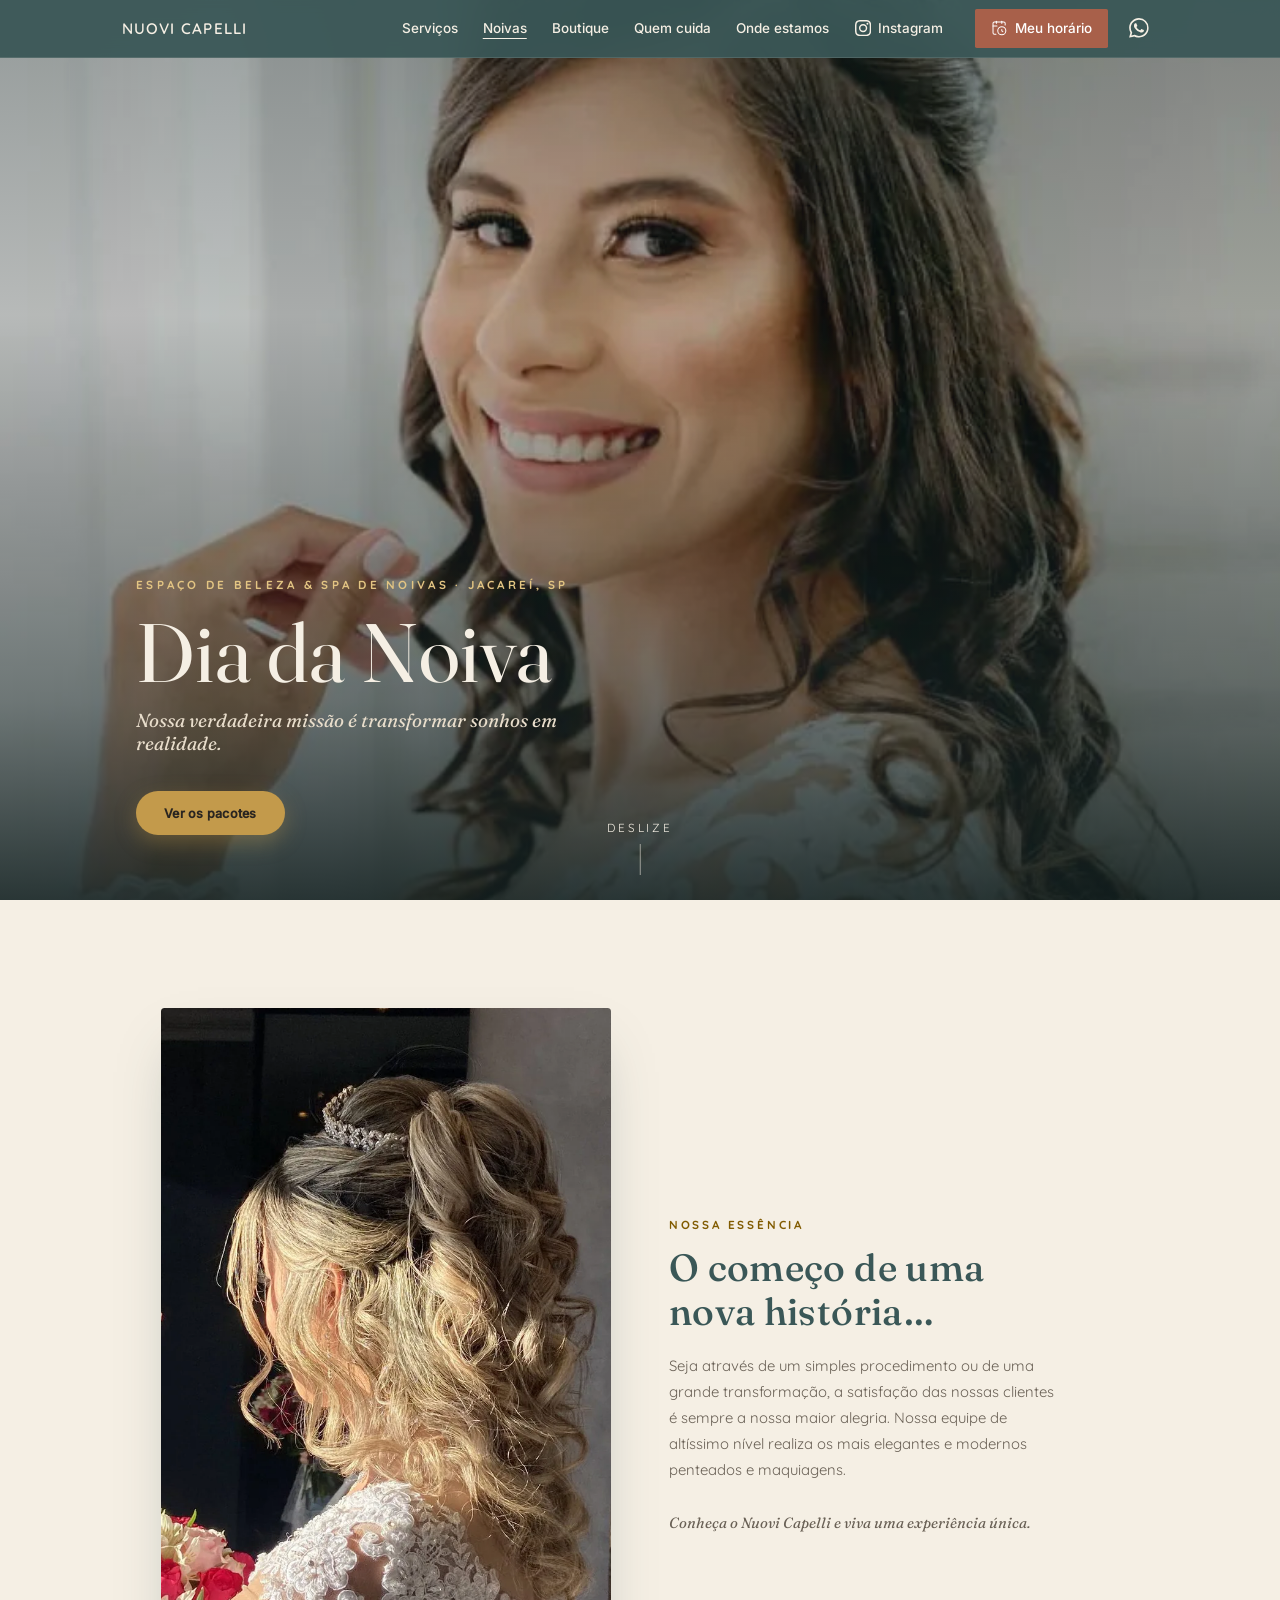
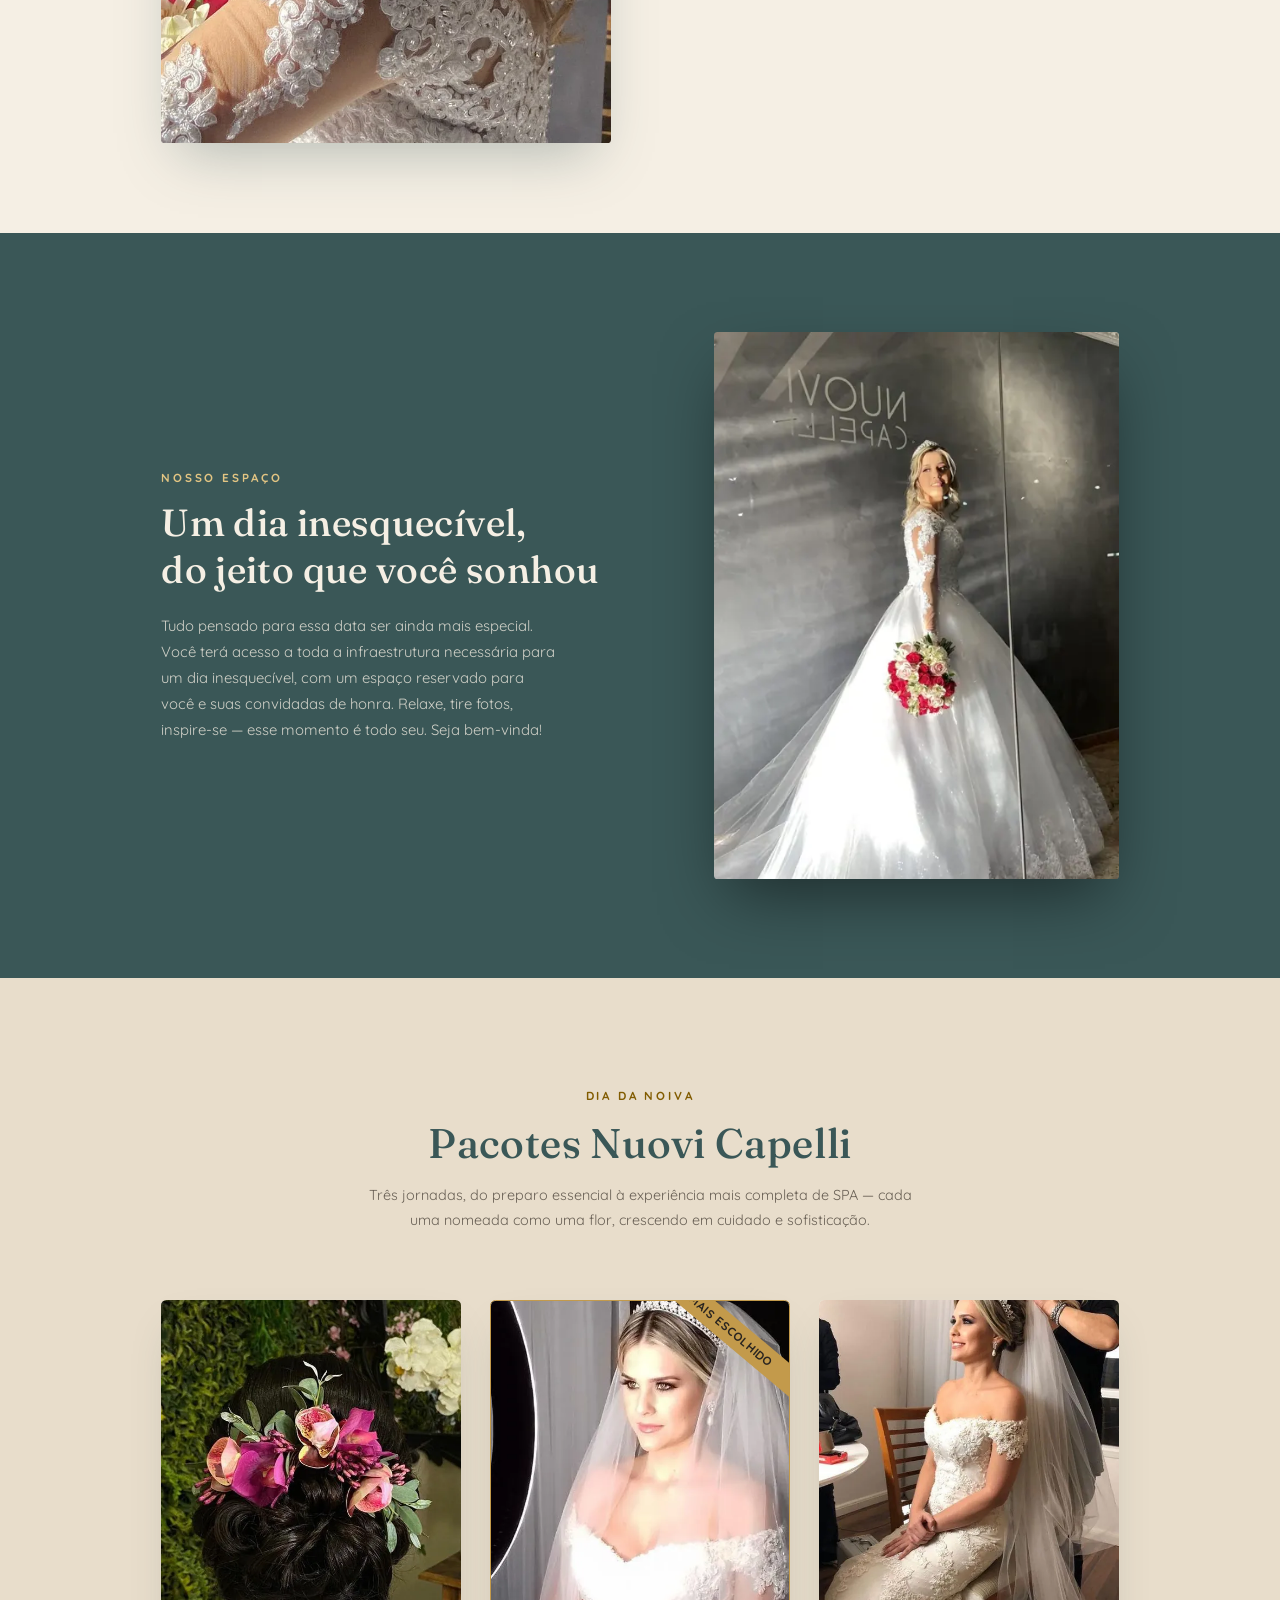
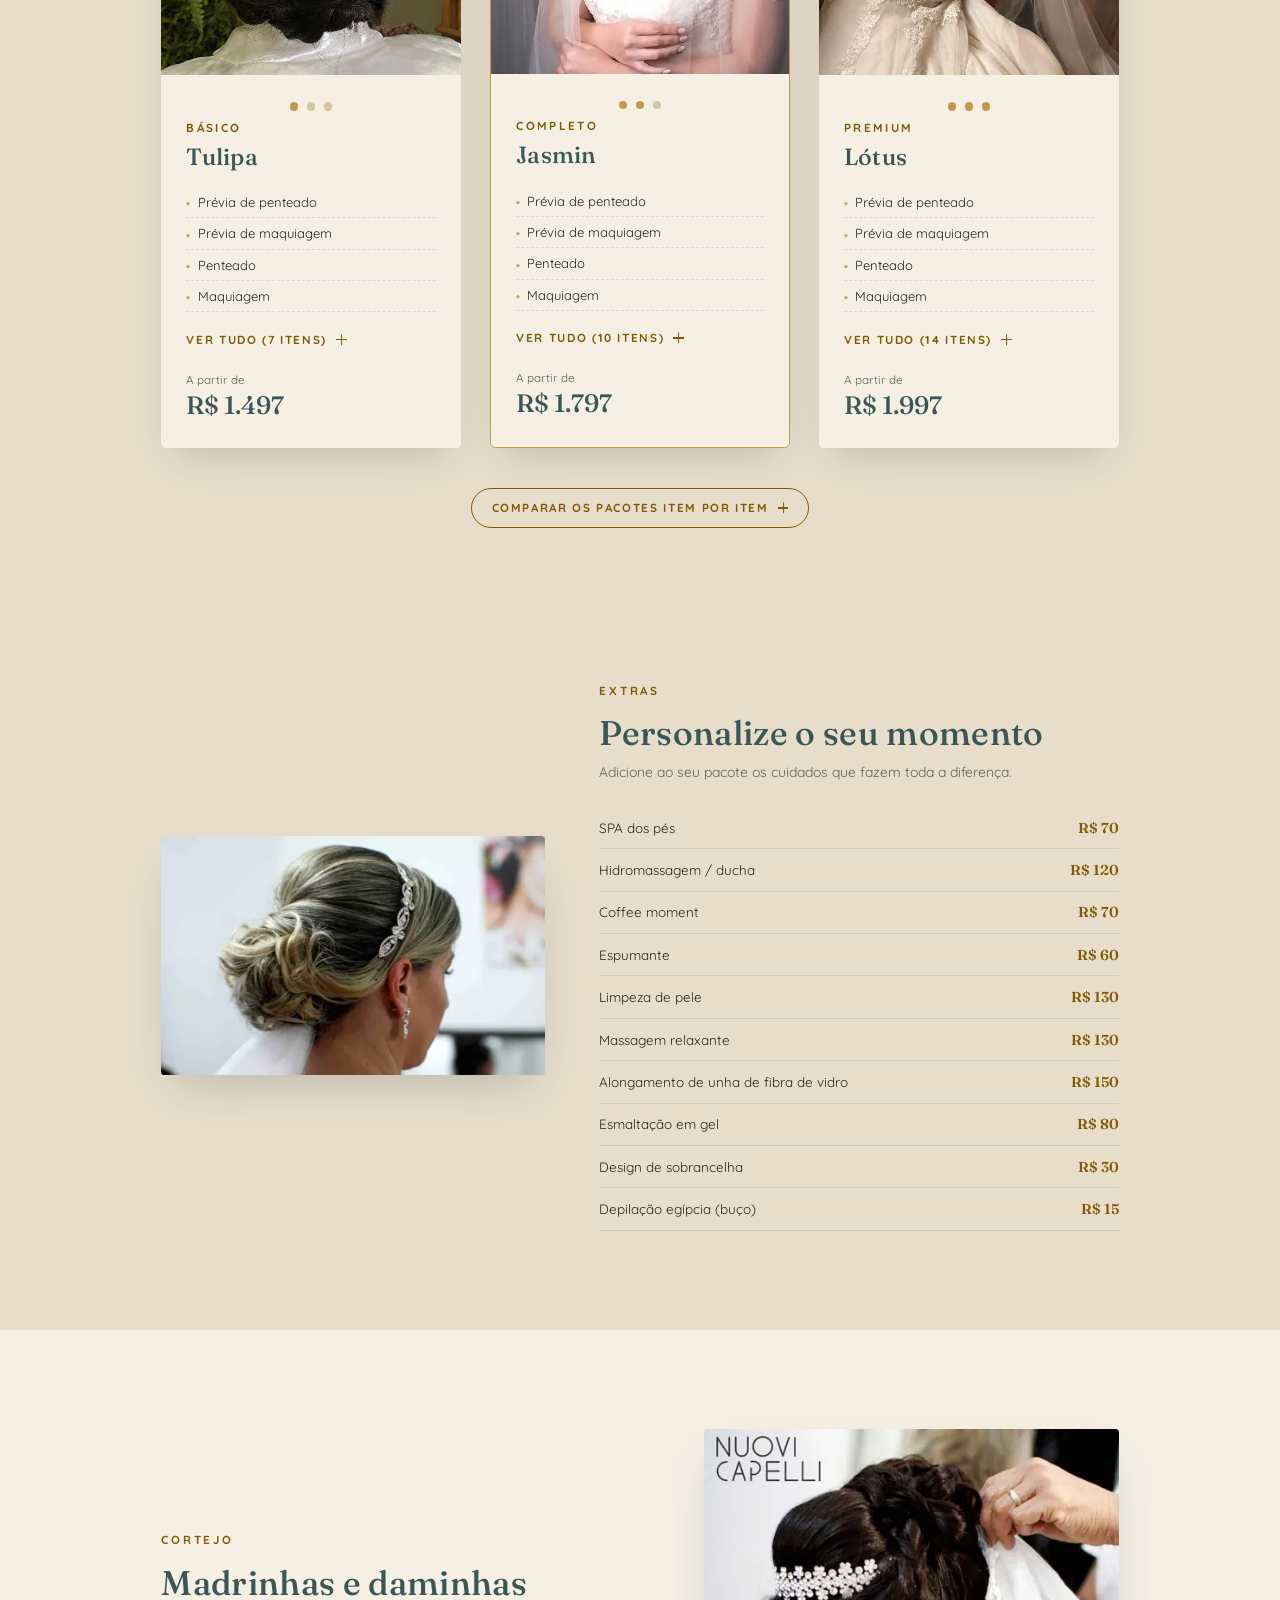
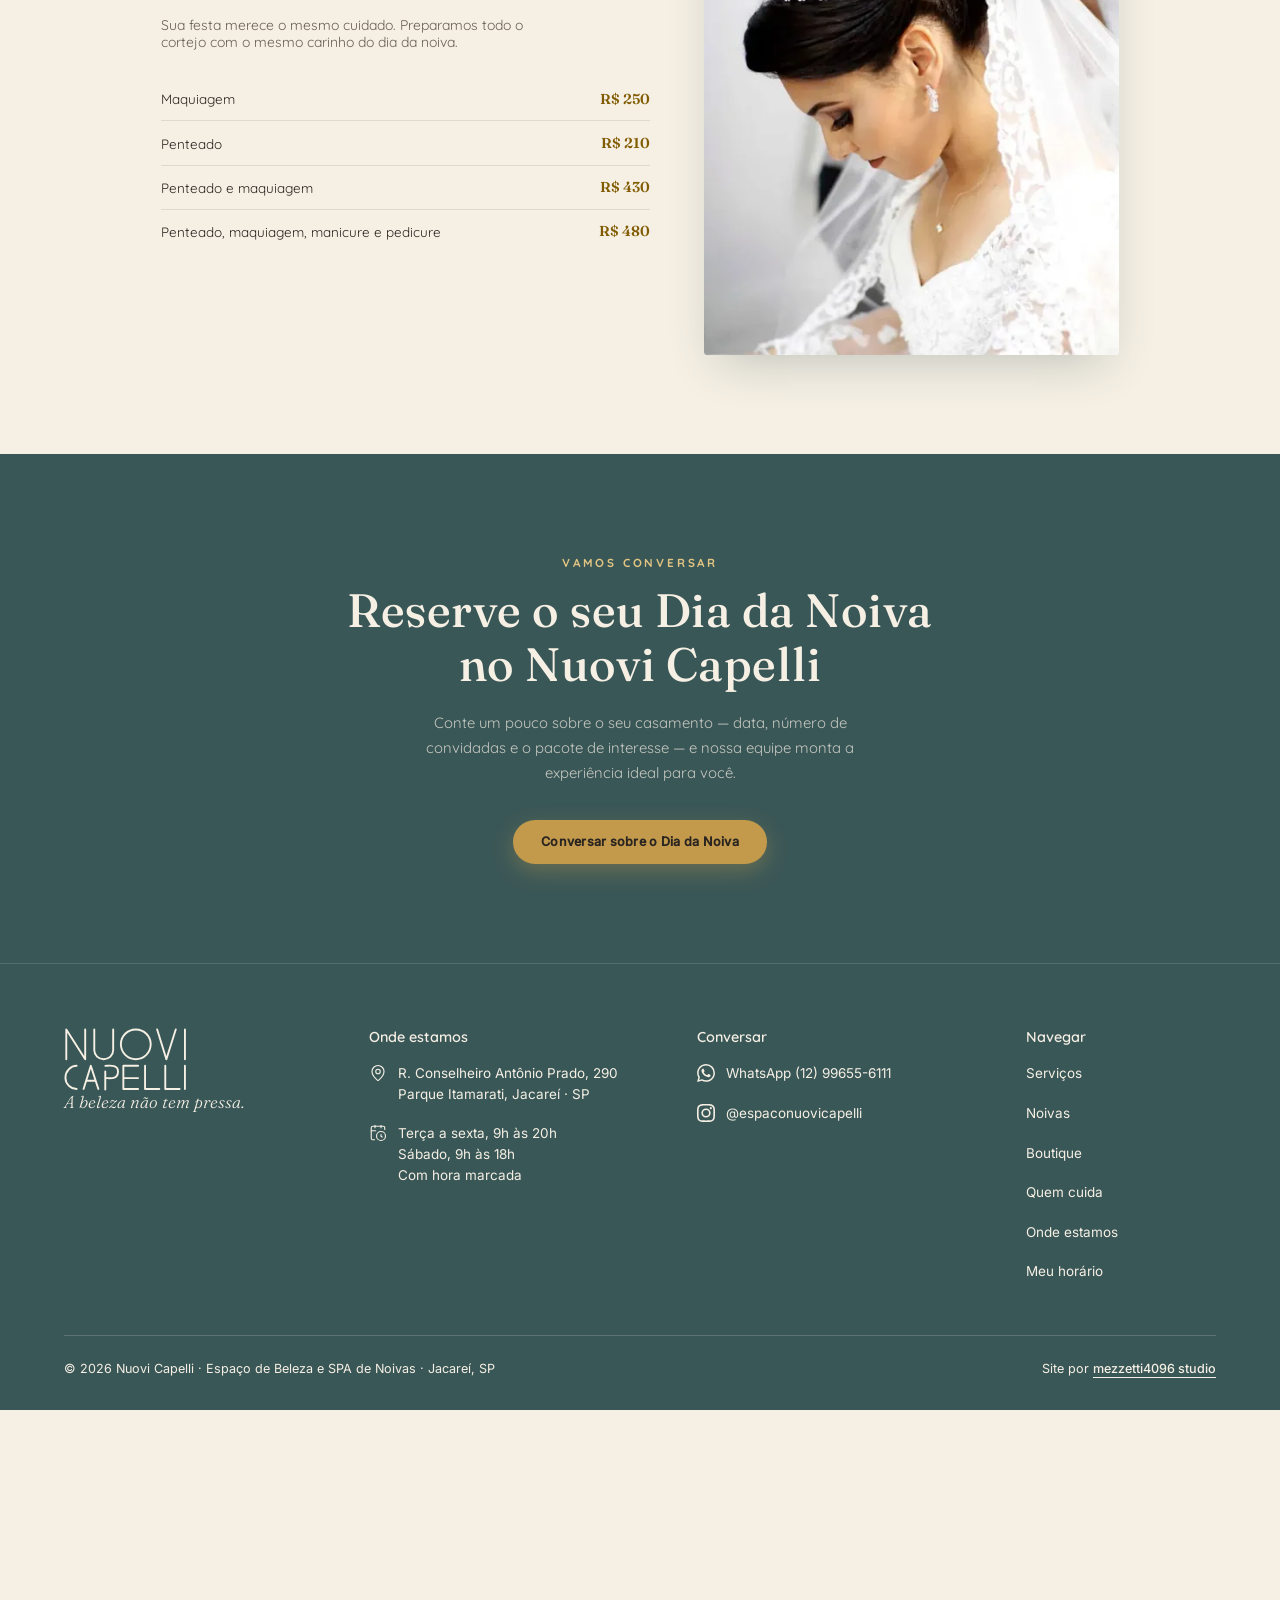
<file: noivas/index.html>
<!DOCTYPE html>
<html lang="pt-BR">
<head>
<meta charset="UTF-8">
<meta name="viewport" content="width=device-width, initial-scale=1.0">
<title>Dia da Noiva em Jacareí · Nuovi Capelli</title>
<meta name="description" content="Dia da Noiva em Jacareí, SP: pacotes Tulipa, Jasmin e Lótus, madrinhas e extras no SPA de noivas da Nuovi Capelli.">
<meta name="theme-color" content="#3A5757">
<link rel="canonical" href="https://mezzetti4096.github.io/nuovi-capelli/noivas/">

<!-- Open Graph (WhatsApp, Facebook, Instagram) -->
<meta property="og:type" content="website">
<meta property="og:locale" content="pt_BR">
<meta property="og:site_name" content="Nuovi Capelli">
<meta property="og:url" content="https://mezzetti4096.github.io/nuovi-capelli/noivas/">
<meta property="og:title" content="Dia da Noiva em Jacareí · Nuovi Capelli">
<meta property="og:description" content="Espaço de Beleza e SPA de Noivas em Jacareí, SP. Pacotes Tulipa, Jasmin e Lótus.">
<meta property="og:image" content="https://mezzetti4096.github.io/nuovi-capelli/noivas/og-nuovi-noivas.jpg">
<meta property="og:image:secure_url" content="https://mezzetti4096.github.io/nuovi-capelli/noivas/og-nuovi-noivas.jpg">
<meta property="og:image:type" content="image/jpeg">
<meta property="og:image:width" content="1200">
<meta property="og:image:height" content="630">
<meta property="og:image:alt" content="Noiva preparada no Nuovi Capelli, em Jacareí (SP)">

<!-- Twitter / X -->
<meta name="twitter:card" content="summary_large_image">
<meta name="twitter:title" content="Dia da Noiva em Jacareí · Nuovi Capelli">
<meta name="twitter:description" content="Espaço de Beleza e SPA de Noivas em Jacareí, SP. Pacotes Tulipa, Jasmin e Lótus.">
<meta name="twitter:image" content="https://mezzetti4096.github.io/nuovi-capelli/noivas/og-nuovi-noivas.jpg">
<!-- HEAD-COMUM:INICIO -->
<link rel="icon" type="image/svg+xml" href="../assets/logo.svg">
<link rel="icon" type="image/png" href="../assets/logo.png">
<link rel="apple-touch-icon" href="../assets/logo.png">
<link rel="preload" href="../assets/fontes/quicksand.woff2" as="font" type="font/woff2" crossorigin>
<link rel="preload" href="../assets/fontes/fraunces.woff2" as="font" type="font/woff2" crossorigin>
<link rel="preload" href="../assets/fontes/fraunces-italico.woff2" as="font" type="font/woff2" crossorigin>
<link rel="stylesheet" href="../assets/css/comum.css">
<script src="../assets/js/comum.js" defer></script>
<!-- HEAD-COMUM:FIM -->
<style>
  :root{
    /* Paleta base Nuovi Capelli (a mesma da home) */
    --petroleo:#4B6D6D;
    --petroleo-esc:#3A5757;
    --petroleo-claro:#5A8080;
    --petroleo-noite:#314A4A;
    --petroleo-fundo:#223434;
    --linho:#E8DDCB;
    --branco-cru:#F5EFE4;
    --areia:#D4C4A8;
    --tinta:#2A2520;
    --nevoa-texto:#696055;
    /* Dourado: acento exclusivo do território Noivas */
    --dourado:#C39A4B;
    --dourado-claro:#E3C583;
    --dourado-texto:#815B00; /* dourado para texto pequeno sobre fundo claro (4,5:1) */
  }
  *{box-sizing:border-box; margin:0; padding:0;}
  /* Rolagem suave, âncoras, foco e movimento reduzido: assets/css/comum.css */
  /* Zoom padrão de 90% no computador, igual à home. No celular fica em 100%. */
  @media (min-width: 901px){ html{zoom:0.9;} html .hero{min-height:calc(100vh / 0.9);} }
  body{
    font-family:'Quicksand', sans-serif;
    color:var(--tinta);
    background:var(--branco-cru);
    -webkit-font-smoothing:antialiased;
  }
  h1,h2,h3,.serif{
    font-family:'Fraunces', serif;
    font-weight:500;
    letter-spacing:0.01em;
  }
  a{color:inherit;}
  img{display:block; max-width:100%; height:auto;} /* com width/height no HTML, a altura acompanha a largura */
  .container{max-width:1120px; margin:0 auto; padding:0 28px;}
  .eyebrow{
    font-family:'Quicksand', sans-serif;
    font-size:13px;
    letter-spacing:0.24em;
    text-transform:uppercase;
    color:var(--dourado-texto);
    font-weight:700;
    display:inline-block;
    margin-bottom:16px;
  }

  /* ---------- Hero ---------- */
  .hero{
    position:relative;
    min-height:100vh;
    display:flex;
    align-items:flex-end;
    background:var(--petroleo-fundo);
    overflow:hidden;
  }
  .hero img{
    position:absolute; inset:0; width:100%; height:100%; object-fit:cover;
    object-position:60% 20%;
    opacity:0.92;
  }
  .hero::after{
    content:"";
    position:absolute; inset:0;
    background:
      linear-gradient(180deg, rgba(34,52,52,0.35) 0%, rgba(34,52,52,0.15) 35%, rgba(26,42,42,0.55) 78%, rgba(18,32,32,0.88) 100%);
  }
  .hero-content{
    position:relative; z-index:2;
    width:100%;
    padding:0 32px 72px;
    color:var(--branco-cru);
  }
  .hero-inner{max-width:1120px; margin:0 auto;}
  .hero-eyebrow{
    font-size:13px; letter-spacing:0.28em; text-transform:uppercase;
    color:var(--dourado-claro); font-weight:700; margin-bottom:22px;
  }
  .hero h1{
    font-size:clamp(46px, 8vw, 92px);
    line-height:0.98;
    font-weight:400;
    color:var(--branco-cru);
  }
  .hero-sub{
    font-family:'Fraunces', serif;
    font-style:italic;
    font-size:clamp(16px, 2.2vw, 21px);
    color:var(--linho);
    margin-top:18px;
    max-width:480px;
    font-weight:400;
  }
  .hero-actions{
    margin-top:40px;
    display:flex; gap:16px; flex-wrap:wrap; align-items:center;
  }
  .btn{
    display:inline-flex; align-items:center; gap:10px;
    padding:15px 30px;
    border-radius:100px;
    font-size:14px; font-weight:700; letter-spacing:0.02em;
    text-decoration:none;
    transition:transform .25s ease, box-shadow .25s ease, background .25s ease;
  }
  .btn-primary{
    background:var(--dourado);
    color:var(--tinta);
    box-shadow:0 8px 24px rgba(195,154,75,0.35);
  }
  .btn-primary:hover{transform:translateY(-2px); box-shadow:0 12px 28px rgba(195,154,75,0.45);}
  .btn-ghost{
    border:1.5px solid rgba(245,239,228,0.55);
    color:var(--branco-cru);
  }
  .btn-ghost:hover{border-color:var(--branco-cru); background:rgba(245,239,228,0.08);}
  .scroll-cue{
    position:absolute; bottom:28px; left:50%; transform:translateX(-50%);
    z-index:2; color:var(--branco-cru); font-size:13px;
    letter-spacing:0.25em; text-transform:uppercase;
    display:flex; flex-direction:column; align-items:center; gap:10px;
  }
  .scroll-cue::after{
    content:""; width:1px; height:34px; background:rgba(245,239,228,0.55);
    animation:scrollpulse 2s ease-in-out infinite;
  }
  @keyframes scrollpulse{0%,100%{opacity:0.3;} 50%{opacity:1;}}

  /* ---------- Story ---------- */
  .story{
    padding:120px 0 100px;
    background:var(--branco-cru);
  }
  .story-grid{
    display:grid;
    grid-template-columns:1fr 1fr;
    gap:64px;
    align-items:center;
  }
  .story-img{
    border-radius:4px;
    overflow:hidden;
    box-shadow:0 30px 60px -20px rgba(58,87,87,0.35);
  }
  .story h2{
    font-size:clamp(30px, 3.6vw, 42px);
    color:var(--petroleo-esc);
    line-height:1.15;
    margin-bottom:22px;
  }
  .story p{
    font-size:16.5px;
    line-height:1.75;
    color:var(--nevoa-texto);
    max-width:440px;
  }
  .story-quote{
    margin-top:30px;
    font-family:'Fraunces', serif;
    font-style:italic;
    font-size:19px;
    color:var(--dourado-texto);
  }

  /* ---------- Espaço ---------- */
  .espaco{
    background:var(--petroleo-esc);
    color:var(--branco-cru);
    padding:110px 0;
    position:relative;
  }
  .espaco-grid{
    display:grid;
    grid-template-columns:1.1fr 0.9fr;
    gap:64px;
    align-items:center;
  }
  .espaco h2{
    font-size:clamp(30px, 3.6vw, 42px);
    color:var(--branco-cru);
    margin-bottom:22px;
  }
  .espaco p{
    font-size:16.5px;
    line-height:1.75;
    color:rgba(245,239,228,0.8);
    max-width:440px;
  }
  .espaco-img{
    border-radius:4px;
    overflow:hidden;
    box-shadow:0 30px 70px -15px rgba(0,0,0,0.5);
  }

  /* ---------- Pacotes ---------- */
  .pacotes{
    padding:120px 0 60px;
    background:var(--linho);
    text-align:center;
  }
  .pacotes-head{max-width:640px; margin:0 auto 76px;}
  .pacotes-head h2{
    font-size:clamp(32px, 4vw, 46px);
    color:var(--petroleo-esc);
  }
  .pacotes-head p{
    margin-top:16px;
    color:var(--nevoa-texto);
    font-size:16px;
    line-height:1.7;
  }
  .bloom-row{
    display:flex; justify-content:center; align-items:center; gap:10px;
    margin-bottom:10px;
  }
  .bloom{width:9px; height:9px; border-radius:50%; background:var(--areia);}
  .bloom.on{background:var(--dourado);}

  .cards{
    display:grid;
    grid-template-columns:repeat(3, 1fr);
    gap:32px;
    text-align:left;
  }
  .card{
    background:var(--branco-cru);
    border-radius:6px;
    overflow:hidden;
    box-shadow:0 20px 45px -18px rgba(58,87,87,0.28);
    display:flex;
    flex-direction:column;
    transition:transform .3s ease, box-shadow .3s ease;
  }
  .card:hover{transform:translateY(-6px); box-shadow:0 28px 55px -18px rgba(58,87,87,0.4);}
  .card-img{aspect-ratio:4/5; overflow:hidden;}
  .card-img img{width:100%; height:100%; object-fit:cover;}
  .card-body{padding:30px 28px 32px; display:flex; flex-direction:column; flex:1;}
  .card-tier{
    font-size:13px; letter-spacing:0.2em; text-transform:uppercase;
    color:var(--dourado-texto); font-weight:700; margin-bottom:8px;
  }
  .card-body h3{
    font-size:26px; color:var(--petroleo-esc); margin-bottom:18px;
  }
  .card-body h3 span{
    display:block; font-family:'Quicksand'; font-size:13px; font-weight:600;
    letter-spacing:0.08em; text-transform:uppercase; color:var(--nevoa-texto);
    margin-top:4px;
  }
  .card-list{list-style:none; margin-bottom:26px; flex:1;}
  .card-list li{
    font-size:14.5px; color:var(--tinta); padding:8px 0;
    border-bottom:1px dashed rgba(58,87,87,0.14);
    display:flex; align-items:baseline; gap:8px;
  }
  .card-list li:last-child{border-bottom:none;}
  .card-list li::before{
    content:"◆"; font-size:6px; color:var(--dourado); position:relative; top:-2px;
  }
  .card-price-label{font-size:13px; color:var(--nevoa-texto); margin-bottom:2px;}
  .card-price{
    font-family:'Fraunces', serif; font-size:28px; color:var(--petroleo-esc); font-weight:500;
  }
  .card.featured{
    border:1.5px solid var(--dourado);
    position:relative;
  }
  .card.featured::before{
    content:"Mais escolhido";
    position:absolute; top:18px; right:-38px;
    background:var(--dourado); color:var(--tinta);
    font-size:13px; font-weight:700; letter-spacing:0.06em; text-transform:uppercase;
    padding:6px 44px;
    transform:rotate(40deg);
    z-index:2;
  }

  /* ---------- Comparação dos pacotes (gerada da planilha: PACOTES-COMPARA) ---------- */
  .compara{margin-top:44px; display:flex; flex-direction:column; align-items:center;}
  .compara > .expande__botao{margin:0; padding:0 22px; border:1.5px solid var(--dourado-texto); border-radius:100px;}
  .compara .expande__painel{width:100%;}
  .compara__rolagem{overflow-x:auto; margin-top:24px; background:var(--branco-cru); border-radius:6px; box-shadow:0 20px 45px -18px rgba(58,87,87,0.28);}
  .compara__tabela{width:100%; border-collapse:collapse; font-size:15px; text-align:center;}
  .compara__tabela th, .compara__tabela td{padding:12px 16px; border-bottom:1px dashed rgba(58,87,87,0.14);}
  .compara__tabela thead th{font-family:'Fraunces', serif; font-weight:500; font-size:19px; color:var(--petroleo-esc); border-bottom:1px solid rgba(58,87,87,0.3); padding-top:18px;}
  .compara__tabela thead th:first-child{text-align:left; font-family:'Quicksand', sans-serif; font-size:13px; font-weight:700; letter-spacing:0.2em; text-transform:uppercase; color:var(--nevoa-texto);}
  .compara__tabela tbody th{text-align:left; font-weight:500; color:var(--tinta);}
  .compara__tabela td{color:var(--nevoa-texto);}
  .compara__tabela .icone{width:20px; height:20px; color:var(--dourado-texto); vertical-align:middle;}
  .compara__preco th, .compara__preco td{border-bottom:none; padding-top:16px; padding-bottom:18px; font-family:'Fraunces', serif; font-size:18px; font-weight:500; color:var(--petroleo-esc);}

  /* ---------- Perguntas frequentes (só as respondidas na planilha: NOIVAS-FAQ) ---------- */
  .faq{padding:100px 0; background:var(--linho);}
  .faq h2{font-size:clamp(28px,3.4vw,38px); color:var(--petroleo-esc); margin-bottom:24px;}
  .faq__lista{max-width:760px;}
  .faq__item{border-bottom:1px solid rgba(58,87,87,0.16);}
  .faq__item summary{list-style:none; cursor:pointer; position:relative; min-height:44px; padding:18px 36px 18px 0; font-size:17px; font-weight:600; color:var(--tinta);}
  .faq__item summary::-webkit-details-marker{display:none;}
  .faq__item summary::after{content:"+"; position:absolute; right:6px; top:14px; font-size:24px; font-weight:400; color:var(--dourado-texto); transition:transform .3s ease;}
  .faq__item[open] summary::after{transform:rotate(45deg);}
  .faq__item p{padding:0 0 20px; max-width:640px; font-size:16px; line-height:1.7; color:var(--nevoa-texto);}

  /* ---------- Personalize ---------- */
  .add-ons{
    padding:110px 0;
    background:var(--linho);
  }
  .add-grid{
    display:grid;
    grid-template-columns:0.85fr 1.15fr;
    gap:60px;
    align-items:center;
  }
  .add-img{border-radius:4px; overflow:hidden; box-shadow:0 24px 50px -18px rgba(58,87,87,0.3);}
  .add-ons h2{font-size:clamp(28px,3.4vw,38px); color:var(--petroleo-esc); margin-bottom:10px;}
  .add-ons > .add-grid > div:last-child > p.subtitle{color:var(--nevoa-texto); margin-bottom:30px; font-size:15.5px;}
  .price-list{list-style:none;}
  .price-list li{
    display:flex; justify-content:space-between; align-items:baseline;
    padding:13px 0;
    border-bottom:1px solid rgba(58,87,87,0.14);
    font-size:15px;
  }
  .price-list li span:first-child{color:var(--tinta);}
  .price-list li span:last-child{
    font-family:'Fraunces', serif; color:var(--dourado-texto); font-weight:600; font-size:16px;
    white-space:nowrap; margin-left:16px;
  }

  /* ---------- Madrinhas ---------- */
  .madrinhas{
    padding:110px 0;
    background:var(--branco-cru);
  }
  .mad-grid{
    display:grid;
    grid-template-columns:1fr 0.85fr;
    gap:60px;
    align-items:center;
  }
  .madrinhas h2{font-size:clamp(28px,3.4vw,38px); color:var(--petroleo-esc); margin-bottom:14px;}
  .madrinhas p.subtitle{color:var(--nevoa-texto); margin-bottom:30px; font-size:15.5px; max-width:420px;}
  .mad-table{width:100%; border-collapse:collapse;}
  .mad-table tr{border-bottom:1px solid rgba(58,87,87,0.14);}
  .mad-table tr:last-child{border-bottom:none;}
  .mad-table td, .mad-table th{padding:14px 0; font-size:15px; text-align:left; font-weight:400;}
  .mad-table td:last-child{
    text-align:right; font-family:'Fraunces', serif; color:var(--dourado-texto); font-weight:600; font-size:16px;
  }
  .mad-img{border-radius:4px; overflow:hidden; box-shadow:0 24px 50px -18px rgba(58,87,87,0.3);}

  /* ---------- CTA final ---------- */
  .cta-final{
    background:var(--petroleo-esc);
    color:var(--branco-cru);
    text-align:center;
    padding:110px 32px;
  }
  .cta-final .eyebrow, .espaco .eyebrow{color:var(--dourado-claro);} /* sobre petróleo-escuro, o dourado-texto não tem contraste */
  .cta-final h2{
    font-size:clamp(32px, 5vw, 52px);
    max-width:680px; margin:0 auto 20px;
    line-height:1.15;
  }
  .cta-final p{
    color:rgba(245,239,228,0.75);
    max-width:520px; margin:0 auto 38px;
    font-size:16.5px; line-height:1.7;
  }

  /* ---------- Reveal ---------- */
  html.js .reveal{opacity:0; transform:translateY(28px); transition:opacity .8s ease, transform .8s ease;}
  html.js .reveal.show{opacity:1; transform:translateY(0);}

  @media (prefers-reduced-motion: reduce){
    html.js .reveal{opacity:1; transform:none; transition:none;}
    .scroll-cue::after{animation:none;}
  }

  /* ---------- Responsive ---------- */
  @media (max-width:860px){
    .story-grid, .espaco-grid, .add-grid, .mad-grid{grid-template-columns:1fr; gap:40px;}
    .espaco-grid{direction:ltr;}
    .cards{grid-template-columns:1fr; gap:26px;}
    .card.featured::before{right:-42px; top:16px;}
    .hero{min-height:calc(100svh - var(--barra-h));} /* a barra de agendar não cobre o fim do hero */
    .hero-content{padding-bottom:56px;}
    .scroll-cue{display:none;} /* no celular encostava em "Ver pacotes de noiva" */
    .story, .pacotes{padding:80px 0 50px;}
    .espaco, .add-ons, .madrinhas{padding:70px 0;}
    .cta-final{padding:80px 24px;}
  }
  @media (max-width:520px){
    .container{padding:0 20px;}
    .compara__tabela{font-size:14px;}
    .compara__tabela th, .compara__tabela td{padding:10px 6px;}
    .compara__tabela thead th{font-size:16px;}
    .compara__tabela thead th:first-child{letter-spacing:0.1em;}
    .faq{padding:70px 0;}
    .hero-content{padding:0 20px 64px;}
    .hero h1{font-size:clamp(40px, 13vw, 60px);}
    .hero-actions{gap:12px;}
    .btn{padding:14px 24px; font-size:13.5px;}
    .card.featured::before{
      top:16px; right:-44px; padding:5px 46px;
    }
    .cta-final{padding:72px 20px 96px;}
    .price-list li, .mad-table td, .mad-table th{font-size:14px;}
  }

  /* ---------- Cards de pacote que abrem (gerados por gerar-servicos.py) ---------- */
  .expande__painel{display:grid; grid-template-rows:1fr;}
  .expande__conteudo{min-height:0; overflow:hidden;}
  html.js .expande__painel{grid-template-rows:0fr; transition:grid-template-rows 380ms cubic-bezier(0.23,1,0.32,1);}
  html.js .expande__conteudo{opacity:0; transform:translateY(-6px); transition:opacity 220ms ease-out, transform 380ms cubic-bezier(0.23,1,0.32,1);}
  html.js .expande__painel--aberto{grid-template-rows:1fr;}
  html.js .expande__painel--aberto > .expande__conteudo{opacity:1; transform:none; transition:opacity 320ms ease-out 60ms, transform 380ms cubic-bezier(0.23,1,0.32,1);}
  html:not(.js) .expande__botao{display:none;}
  .card-list:has(+ .card-mais){margin-bottom:0; flex:0 0 auto;}
  .card-list:has(+ .card-mais) li:last-child{border-bottom:1px dashed rgba(58,87,87,0.14);}
  .card-list--mais{margin-top:0; margin-bottom:18px;}
  .card-mais + .expande__botao{margin-top:8px;}
  .card-info{list-style:none; font-size:14px; line-height:1.55; color:var(--nevoa-texto); margin-bottom:18px; display:grid; gap:6px;}
  .card-agendar{display:inline-block; margin-bottom:20px; font-size:13px; font-weight:700; color:var(--petroleo-esc); text-decoration:none; border-bottom:1px solid currentColor;}
  .expande__botao{display:inline-flex; align-items:center; gap:10px; min-height:44px; margin:-14px 0 14px; padding:0; border:0; background:none; cursor:pointer; font-family:inherit; font-size:13px; font-weight:700; letter-spacing:0.14em; text-transform:uppercase; color:var(--dourado-texto);}
  .expande__icone{position:relative; width:12px; height:12px; transition:transform 380ms cubic-bezier(0.23,1,0.32,1);}
  .expande__icone::before,.expande__icone::after{content:''; position:absolute; left:0; top:5.5px; width:12px; height:1.5px; background:currentColor;}
  .expande__icone::after{transform:rotate(90deg);}
  [data-expande][aria-expanded="true"] .expande__icone{transform:rotate(135deg);}
  .cards{align-items:start;}
  @media (prefers-reduced-motion: reduce){html.js .expande__painel, html.js .expande__conteudo, .expande__icone{transition:none !important;}}
</style>
<script>document.documentElement.classList.add('js')</script>
</head>
<body>

<!-- ICONES:INICIO -->
<svg xmlns="http://www.w3.org/2000/svg" style="display:none">
<!-- Ícones: Lucide 1.52.0 (lucide.dev, licença ISC) · WhatsApp e Instagram: marcas dos donos · logo: Nuovi Capelli -->
<symbol id="i-arrow-right" viewBox="0 0 24 24"><path d="M5 12h14"/><path d="m12 5 7 7-7 7"/></symbol>
<symbol id="i-calendar-clock" viewBox="0 0 24 24"><path d="M16 14v2.2l1.6 1"/><path d="M16 2v3"/><path d="M21 7.338V5a2 2 0 00-2-2H5a2 2 0 00-2 2v14a2 2 0 002 2h2.338"/><path d="M3 9h5.859"/><path d="M8 2v3"/><circle cx="16" cy="16" r="6"/></symbol>
<symbol id="i-car" viewBox="0 0 24 24"><path d="M19 17h2c.6 0 1-.4 1-1v-3c0-.9-.7-1.7-1.5-1.9C18.7 10.6 16 10 16 10s-1.3-1.4-2.2-2.3c-.5-.4-1.1-.7-1.8-.7H5c-.6 0-1.1.4-1.4.9l-1.4 2.9A3.7 3.7 0 0 0 2 12v4c0 .6.4 1 1 1h2"/><circle cx="7" cy="17" r="2"/><path d="M9 17h6"/><circle cx="17" cy="17" r="2"/></symbol>
<symbol id="i-check" viewBox="0 0 24 24"><path d="M20 6 9 17l-5-5"/></symbol>
<symbol id="i-clock" viewBox="0 0 24 24"><circle cx="12" cy="12" r="10"/><path d="M12 6v6l4 2"/></symbol>
<symbol id="i-credit-card" viewBox="0 0 24 24"><rect width="20" height="14" x="2" y="5" rx="2"/><line x1="2" x2="22" y1="10" y2="10"/><path d="M6 14h2"/></symbol>
<symbol id="i-droplets" viewBox="0 0 24 24"><path d="M7 16.3c2.2 0 4-1.83 4-4.05 0-1.16-.57-2.26-1.71-3.19S7.29 6.75 7 5.3c-.29 1.45-1.14 2.84-2.29 3.76S3 11.1 3 12.25c0 2.22 1.8 4.05 4 4.05z"/><path d="M12.56 6.6A10.97 10.97 0 0 0 14 3.02c.5 2.5 2 4.9 4 6.5s3 3.5 3 5.5a6.98 6.98 0 0 1-11.91 4.97"/></symbol>
<symbol id="i-eye" viewBox="0 0 24 24"><path d="M2.062 12.348a1 1 0 0 1 0-.696 10.75 10.75 0 0 1 19.876 0 1 1 0 0 1 0 .696 10.75 10.75 0 0 1-19.876 0"/><circle cx="12" cy="12" r="3"/></symbol>
<symbol id="i-flower-2" viewBox="0 0 24 24"><path d="M12 5a3 3 0 1 1 3 3m-3-3a3 3 0 1 0-3 3m3-3v1M9 8a3 3 0 1 0 3 3M9 8h1m5 0a3 3 0 1 1-3 3m3-3h-1m-2 3v-1"/><circle cx="12" cy="8" r="2"/><path d="M12 10v12"/><path d="M12 22c4.2 0 7-1.667 7-5-4.2 0-7 1.667-7 5Z"/><path d="M12 22c-4.2 0-7-1.667-7-5 4.2 0 7 1.667 7 5Z"/></symbol>
<symbol id="i-hand" viewBox="0 0 24 24"><path d="M18 11V6a2 2 0 0 0-2-2a2 2 0 0 0-2 2"/><path d="M14 10V4a2 2 0 0 0-2-2a2 2 0 0 0-2 2v2"/><path d="M10 10.5V6a2 2 0 0 0-2-2a2 2 0 0 0-2 2v8"/><path d="M18 8a2 2 0 1 1 4 0v6a8 8 0 0 1-8 8h-2c-2.8 0-4.5-.86-5.99-2.34l-3.6-3.6a2 2 0 0 1 2.83-2.82L7 15"/></symbol>
<symbol id="i-info" viewBox="0 0 24 24"><circle cx="12" cy="12" r="10"/><path d="M12 16v-4"/><path d="M12 8h.01"/></symbol>
<symbol id="i-shopping-bag" viewBox="0 0 24 24"><path d="M16 10a4 4 0 0 1-8 0"/><path d="M3.103 6.034h17.794"/><path d="M3.4 5.467a2 2 0 0 0-.4 1.2V20a2 2 0 0 0 2 2h14a2 2 0 0 0 2-2V6.667a2 2 0 0 0-.4-1.2l-2-2.667A2 2 0 0 0 17 2H7a2 2 0 0 0-1.6.8z"/></symbol>
<symbol id="i-minus" viewBox="0 0 24 24"><path d="M5 12h14"/></symbol>
<symbol id="i-map-pin" viewBox="0 0 24 24"><path d="M20 10c0 4.993-5.539 10.193-7.399 11.799a1 1 0 0 1-1.202 0C9.539 20.193 4 14.993 4 10a8 8 0 0 1 16 0"/><circle cx="12" cy="10" r="3"/></symbol>
<symbol id="i-menu" viewBox="0 0 24 24"><path d="M4 5h16"/><path d="M4 12h16"/><path d="M4 19h16"/></symbol>
<symbol id="i-palette" viewBox="0 0 24 24"><path d="M12 22a1 1 0 0 1 0-20 10 9 0 0 1 10 9 5 5 0 0 1-5 5h-2.25a1.75 1.75 0 0 0-1.4 2.8l.3.4a1.75 1.75 0 0 1-1.4 2.8z"/><circle cx="13.5" cy="6.5" r=".5" fill="currentColor"/><circle cx="17.5" cy="10.5" r=".5" fill="currentColor"/><circle cx="6.5" cy="12.5" r=".5" fill="currentColor"/><circle cx="8.5" cy="7.5" r=".5" fill="currentColor"/></symbol>
<symbol id="i-plus" viewBox="0 0 24 24"><path d="M5 12h14"/><path d="M12 5v14"/></symbol>
<symbol id="i-repeat" viewBox="0 0 24 24"><path d="m17 2 4 4-4 4"/><path d="M3 11v-1a4 4 0 0 1 4-4h14"/><path d="m7 22-4-4 4-4"/><path d="M21 13v1a4 4 0 0 1-4 4H3"/></symbol>
<symbol id="i-scissors" viewBox="0 0 24 24"><circle cx="6" cy="6" r="3"/><path d="M8.12 8.12 12 12"/><path d="M20 4 8.12 15.88"/><circle cx="6" cy="18" r="3"/><path d="M14.8 14.8 20 20"/></symbol>
<symbol id="i-search" viewBox="0 0 24 24"><path d="m21 21-4.34-4.34"/><circle cx="11" cy="11" r="8"/></symbol>
<symbol id="i-sparkles" viewBox="0 0 24 24"><path d="M11.017 2.814a1 1 0 0 1 1.966 0l1.051 5.558a2 2 0 0 0 1.594 1.594l5.558 1.051a1 1 0 0 1 0 1.966l-5.558 1.051a2 2 0 0 0-1.594 1.594l-1.051 5.558a1 1 0 0 1-1.966 0l-1.051-5.558a2 2 0 0 0-1.594-1.594l-5.558-1.051a1 1 0 0 1 0-1.966l5.558-1.051a2 2 0 0 0 1.594-1.594z"/><path d="M20 2v4"/><path d="M22 4h-4"/><circle cx="4" cy="20" r="2"/></symbol>
<symbol id="i-tag" viewBox="0 0 24 24"><path d="M12.586 2.586A2 2 0 0 0 11.172 2H4a2 2 0 0 0-2 2v7.172a2 2 0 0 0 .586 1.414l8.704 8.704a2.426 2.426 0 0 0 3.42 0l6.58-6.58a2.426 2.426 0 0 0 0-3.42z"/><circle cx="7.5" cy="7.5" r=".5" fill="currentColor"/></symbol>
<symbol id="i-wind" viewBox="0 0 24 24"><path d="M12.8 19.6A2 2 0 1 0 14 16H2"/><path d="M17.5 8a2.5 2.5 0 1 1 2 4H2"/><path d="M9.8 4.4A2 2 0 1 1 11 8H2"/></symbol>
<symbol id="i-x" viewBox="0 0 24 24"><path d="M18 6 6 18"/><path d="m6 6 12 12"/></symbol>
<symbol id="i-whatsapp" viewBox="0 0 24 24"><path fill="currentColor" stroke="none" d="M17.472 14.382c-.297-.149-1.758-.867-2.03-.967-.273-.099-.471-.148-.67.15-.197.297-.767.966-.94 1.164-.173.199-.347.223-.644.075-.297-.15-1.255-.463-2.39-1.475-.883-.788-1.48-1.761-1.653-2.059-.173-.297-.018-.458.13-.606.134-.133.298-.347.446-.52.149-.174.198-.298.298-.497.099-.198.05-.371-.025-.52-.075-.149-.669-1.612-.916-2.207-.242-.579-.487-.5-.669-.51-.173-.008-.371-.01-.57-.01-.198 0-.52.074-.792.372-.272.297-1.04 1.016-1.04 2.479 0 1.462 1.065 2.875 1.213 3.074.149.198 2.096 3.2 5.077 4.487.709.306 1.262.489 1.694.625.712.227 1.36.195 1.871.118.571-.085 1.758-.719 2.006-1.413.248-.694.248-1.289.173-1.413-.074-.124-.272-.198-.57-.347m-5.421 7.403h-.004a9.87 9.87 0 01-5.031-1.378l-.361-.214-3.741.982.998-3.648-.235-.374a9.86 9.86 0 01-1.51-5.26c.001-5.45 4.436-9.884 9.888-9.884 2.64 0 5.122 1.03 6.988 2.898a9.825 9.825 0 012.893 6.994c-.003 5.45-4.437 9.884-9.885 9.884m8.413-18.297A11.815 11.815 0 0012.05 0C5.495 0 .16 5.335.157 11.892c0 2.096.547 4.142 1.588 5.945L.057 24l6.305-1.654a11.882 11.882 0 005.683 1.448h.005c6.554 0 11.89-5.335 11.893-11.893A11.821 11.821 0 0020.464 3.488"/></symbol>
<symbol id="i-instagram" viewBox="0 0 24 24"><path fill="currentColor" stroke="none" d="M12 2.163c3.204 0 3.584.012 4.85.07 3.252.148 4.771 1.691 4.919 4.919.058 1.265.069 1.645.069 4.849 0 3.205-.012 3.584-.069 4.849-.149 3.225-1.664 4.771-4.919 4.919-1.266.058-1.644.07-4.85.07-3.204 0-3.584-.012-4.849-.07-3.26-.149-4.771-1.699-4.919-4.92-.058-1.265-.07-1.644-.07-4.849 0-3.204.013-3.583.07-4.849.149-3.227 1.664-4.771 4.919-4.919 1.266-.057 1.645-.069 4.849-.069zM12 0C8.741 0 8.333.014 7.053.072 2.695.272.273 2.69.073 7.052.014 8.333 0 8.741 0 12c0 3.259.014 3.668.072 4.948.2 4.358 2.618 6.78 6.98 6.98C8.333 23.986 8.741 24 12 24c3.259 0 3.668-.014 4.948-.072 4.354-.2 6.782-2.618 6.979-6.98.059-1.28.073-1.689.073-4.948 0-3.259-.014-3.667-.072-4.947-.196-4.354-2.617-6.78-6.979-6.98C15.668.014 15.259 0 12 0zm0 5.838a6.162 6.162 0 100 12.324 6.162 6.162 0 000-12.324zM12 16a4 4 0 110-8 4 4 0 010 8zm6.406-11.845a1.44 1.44 0 100 2.881 1.44 1.44 0 000-2.881z"/></symbol>
<symbol id="i-logo" viewBox="0 0 967.11 497.12"><path fill="none" stroke="currentColor" stroke-width="15" stroke-linecap="round" stroke-linejoin="round" d="M326.13,299.17c27.63,0,100.74-14.94,100.74,44.84,0,65.57-64.44,51.62-100.74,51.62M326.13,343.51v142.31M955.7,298.75v182.85M955.81,11.3v235.56M800.22,298.75v182.85h112.9M640.55,298.75v182.85h112.9M585.45,396.11h-116.43M585.45,298.75h-116.43v182.85h116.43M174.95,416.61h74.87M154.41,481.6l20.54-64.99,36.9-117.86,37.97,116.93,21.63,65.92M736.16,11.3l72.85,235.56L883.06,11.3M99.74,481.6c-48.84,0-88.44-39.6-88.44-88.44s39.6-94.4,88.44-94.4M685.07,129.08c0,65.05-52.73,117.78-117.78,117.78s-117.78-52.73-117.78-117.78,52.73-117.78,117.78-117.78,117.78,52.73,117.78,117.78ZM239.24,11.3v165.09c0,38.74,33.45,70.47,74.71,70.47s74.71-31.73,74.71-70.47V11.3M18.06,246.86V11.3l149.39,235.56V11.3"/></symbol>
</svg>
<!-- ICONES:FIM -->

<!-- CABECALHO:INICIO -->
<a class="pular" href="#conteudo">Pular para o conteúdo</a>
<header class="cab" data-cab>
  <div class="cab__dentro">
    <a class="cab__logo" href="../">Nuovi Capelli</a>
    <nav class="cab__nav" id="cab-menu" aria-label="Principal"><ul class="cab__links"><li><a href="../servicos/">Serviços</a></li><li><a href="./" aria-current="page">Noivas</a></li><li><a href="../boutique/">Boutique</a></li><li><a href="../#quem">Quem cuida</a></li><li><a href="../#onde">Onde estamos</a></li><li class="cab__insta"><a href="https://www.instagram.com/espaconuovicapelli/" target="_blank" rel="noopener"><svg class="icone" aria-hidden="true" focusable="false"><use href="#i-instagram"/></svg><span class="cab__insta-curto">Instagram</span><span class="cab__insta-longo">@espaconuovicapelli</span></a></li></ul></nav>
    <a class="cab__horario" href="../meu-horario/"><svg class="icone" aria-hidden="true" focusable="false"><use href="#i-calendar-clock"/></svg><span class="cab__horario-texto">Meu horário</span><span class="cab__conta" data-horario-conta hidden></span></a>
    <a class="cab__whats" href="https://wa.me/5512996556111?text=Oi.%20Vim%20pelo%20site%20e%20quero%20saber%20mais%20sobre%20o%20Dia%20da%20Noiva." target="_blank" rel="noopener" aria-label="Conversar no WhatsApp" title="Conversar no WhatsApp"><svg class="icone" aria-hidden="true" focusable="false"><use href="#i-whatsapp"/></svg></a>
    <button class="cab__menu" type="button" aria-expanded="false" aria-controls="cab-menu"><svg class="icone" aria-hidden="true" focusable="false"><use href="#i-menu"/></svg><span>Menu</span></button>
  </div>
</header>
<!-- CABECALHO:FIM -->

<main id="conteudo" tabindex="-1">

<header class="hero" data-topo-escuro data-fundo="escuro">
  <img src="../assets/img/noivas-hero.webp" alt="Noiva em frente à janela com penteado preso em Nuovi Capelli" width="747" height="1224" fetchpriority="high">
  <div class="hero-content">
    <div class="hero-inner">
      <div class="hero-eyebrow">Espaço de Beleza &amp; SPA de Noivas · Jacareí, SP</div>
      <h1>Dia da Noiva</h1>
      <p class="hero-sub">Nossa verdadeira missão é transformar sonhos em realidade.</p>
      <div class="hero-actions">
        <a class="btn btn-primary" href="#pacotes">Ver os pacotes</a>
      </div>
    </div>
  </div>
  <div class="scroll-cue">Deslize</div>
</header>

<section class="story" aria-labelledby="story-titulo">
  <div class="container story-grid">
    <div class="story-img reveal">
      <img src="../assets/img/noivas-historia.webp" srcset="../assets/img/noivas-historia-480.webp 480w, ../assets/img/noivas-historia.webp 735w" sizes="(max-width: 860px) 90vw, 520px" alt="Noivas penteadas por Nuovi Capelli" width="735" height="1200" loading="lazy" decoding="async">
    </div>
    <div class="reveal">
      <span class="eyebrow">Nossa essência</span>
      <h2 id="story-titulo">O começo de uma<br>nova história…</h2>
      <p>Seja através de um simples procedimento ou de uma grande transformação, a satisfação das nossas clientes é sempre a nossa maior alegria. Nossa equipe de altíssimo nível realiza os mais elegantes e modernos penteados e maquiagens.</p>
      <p class="story-quote">Conheça o Nuovi Capelli e viva uma experiência única.</p>
    </div>
  </div>
</section>

<section class="espaco" data-fundo="escuro" aria-labelledby="espaco-titulo">
  <div class="container espaco-grid">
    <div class="reveal">
      <span class="eyebrow">Nosso espaço</span>
      <h2 id="espaco-titulo">Um dia inesquecível,<br>do jeito que você sonhou</h2>
      <p>Tudo pensado para essa data ser ainda mais especial. Você terá acesso a toda a infraestrutura necessária para um dia inesquecível, com um espaço reservado para você e suas convidadas de honra. Relaxe, tire fotos, inspire-se — esse momento é todo seu. Seja bem-vinda!</p>
    </div>
    <div class="espaco-img reveal">
      <img src="../assets/img/noivas-espaco.webp" srcset="../assets/img/noivas-espaco-480.webp 480w, ../assets/img/noivas-espaco.webp 888w" sizes="(max-width: 860px) 90vw, 480px" alt="Interior do salão Nuovi Capelli" width="888" height="1200" loading="lazy" decoding="async">
    </div>
  </div>
</section>

<section class="pacotes" id="pacotes" aria-labelledby="pacotes-titulo">
  <div class="container">
    <div class="pacotes-head reveal">
      <span class="eyebrow">Dia da noiva</span>
      <h2 id="pacotes-titulo">Pacotes Nuovi Capelli</h2>
      <p>Três jornadas, do preparo essencial à experiência mais completa de SPA — cada uma nomeada como uma flor, crescendo em cuidado e sofisticação.</p>
    </div>

    <div class="cards">
      <div class="card reveal" id="pacote-tulipa" data-expande-caixa>
        <div class="card-img"><img src="../assets/img/noivas-pacote-tulipa.webp" alt="Penteado do pacote Tulipa com flores" width="554" height="900" loading="lazy" decoding="async"></div>
        <div class="card-body">
          <div class="bloom-row"><div class="bloom on"></div><div class="bloom"></div><div class="bloom"></div></div>
          <div class="card-tier">Básico</div>
          <h3>Tulipa</h3>
          <!-- PACOTE-NOIVAS:tulipa:INICIO -->
          <ul class="card-list"><li>Prévia de penteado</li><li>Prévia de maquiagem</li><li>Penteado</li><li>Maquiagem</li></ul><div class="expande__painel card-mais" id="pacote-tulipa-mais"><div class="expande__conteudo"><ul class="card-list card-list--mais"><li>Pedicure e manicure</li><li>Banho de ducha</li><li>Assessoria para vestir</li></ul></div></div><button class="expande__botao card-expande" type="button" data-expande aria-expanded="true" aria-controls="pacote-tulipa-mais" data-abrir="Ver tudo (7 itens)" data-fechar="Mostrar menos"><span class="expande__rotulo">Mostrar menos</span><span class="expande__icone" aria-hidden="true"></span></button><div class="card-price-label">A partir de</div><div class="card-price">R$ 1.497</div>
          
<!-- PACOTE-NOIVAS:tulipa:FIM -->
        </div>
      </div>

      <div class="card featured reveal" id="pacote-jasmin" data-expande-caixa>
        <div class="card-img"><img src="../assets/img/noivas-pacote-jasmin.webp" alt="Noiva com véu e tiara do pacote Jasmin" width="512" height="900" loading="lazy" decoding="async"></div>
        <div class="card-body">
          <div class="bloom-row"><div class="bloom on"></div><div class="bloom on"></div><div class="bloom"></div></div>
          <div class="card-tier">Completo</div>
          <h3>Jasmin</h3>
          <!-- PACOTE-NOIVAS:jasmin:INICIO -->
          <ul class="card-list"><li>Prévia de penteado</li><li>Prévia de maquiagem</li><li>Penteado</li><li>Maquiagem</li></ul><div class="expande__painel card-mais" id="pacote-jasmin-mais"><div class="expande__conteudo"><ul class="card-list card-list--mais"><li>Pedicure e manicure</li><li>Design de sobrancelhas</li><li>Banho de ducha</li><li>Hidromassagem</li><li>Assessoria para vestir</li><li>Coffee moment</li></ul></div></div><button class="expande__botao card-expande" type="button" data-expande aria-expanded="true" aria-controls="pacote-jasmin-mais" data-abrir="Ver tudo (10 itens)" data-fechar="Mostrar menos"><span class="expande__rotulo">Mostrar menos</span><span class="expande__icone" aria-hidden="true"></span></button><div class="card-price-label">A partir de</div><div class="card-price">R$ 1.797</div>
          
<!-- PACOTE-NOIVAS:jasmin:FIM -->
        </div>
      </div>

      <div class="card reveal" id="pacote-lotus" data-expande-caixa>
        <div class="card-img"><img src="../assets/img/noivas-pacote-lotus.webp" alt="Preparação de noiva do pacote Lótus" width="552" height="900" loading="lazy" decoding="async"></div>
        <div class="card-body">
          <div class="bloom-row"><div class="bloom on"></div><div class="bloom on"></div><div class="bloom on"></div></div>
          <div class="card-tier">Premium</div>
          <h3>Lótus</h3>
          <!-- PACOTE-NOIVAS:lotus:INICIO -->
          <ul class="card-list"><li>Prévia de penteado</li><li>Prévia de maquiagem</li><li>Penteado</li><li>Maquiagem</li></ul><div class="expande__painel card-mais" id="pacote-lotus-mais"><div class="expande__conteudo"><ul class="card-list card-list--mais"><li>Unha decorada</li><li>SPA dos pés</li><li>Sobrancelha de henna</li><li>Banho de ducha</li><li>Hidromassagem</li><li>Massagem relaxante</li><li>Limpeza de pele</li><li>Assessoria para vestir</li><li>Coffee moment</li><li>Espumante</li></ul></div></div><button class="expande__botao card-expande" type="button" data-expande aria-expanded="true" aria-controls="pacote-lotus-mais" data-abrir="Ver tudo (14 itens)" data-fechar="Mostrar menos"><span class="expande__rotulo">Mostrar menos</span><span class="expande__icone" aria-hidden="true"></span></button><div class="card-price-label">A partir de</div><div class="card-price">R$ 1.997</div>
          
<!-- PACOTE-NOIVAS:lotus:FIM -->
        </div>
      </div>
    </div>

    <!-- PACOTES-COMPARA:INICIO -->
<div class="compara" data-expande-caixa><button class="expande__botao compara__botao" type="button" data-expande aria-expanded="true" aria-controls="compara-pacotes" data-abrir="Comparar os pacotes item por item" data-fechar="Fechar a comparação"><span class="expande__rotulo">Fechar a comparação</span><span class="expande__icone" aria-hidden="true"></span></button><div class="expande__painel" id="compara-pacotes"><div class="expande__conteudo"><div class="compara__rolagem" role="region" aria-label="Comparação dos pacotes" tabindex="0"><table class="compara__tabela"><caption class="so-leitor">O que cada pacote inclui</caption><thead><tr><th scope="col">Item</th><th scope="col">Tulipa</th><th scope="col">Jasmin</th><th scope="col">Lótus</th></tr></thead><tbody><tr><th scope="row">Prévia de penteado</th><td><svg class="icone" aria-hidden="true" focusable="false"><use href="#i-check"/></svg><span class="so-leitor">Incluído</span></td><td><svg class="icone" aria-hidden="true" focusable="false"><use href="#i-check"/></svg><span class="so-leitor">Incluído</span></td><td><svg class="icone" aria-hidden="true" focusable="false"><use href="#i-check"/></svg><span class="so-leitor">Incluído</span></td></tr><tr><th scope="row">Prévia de maquiagem</th><td><svg class="icone" aria-hidden="true" focusable="false"><use href="#i-check"/></svg><span class="so-leitor">Incluído</span></td><td><svg class="icone" aria-hidden="true" focusable="false"><use href="#i-check"/></svg><span class="so-leitor">Incluído</span></td><td><svg class="icone" aria-hidden="true" focusable="false"><use href="#i-check"/></svg><span class="so-leitor">Incluído</span></td></tr><tr><th scope="row">Penteado</th><td><svg class="icone" aria-hidden="true" focusable="false"><use href="#i-check"/></svg><span class="so-leitor">Incluído</span></td><td><svg class="icone" aria-hidden="true" focusable="false"><use href="#i-check"/></svg><span class="so-leitor">Incluído</span></td><td><svg class="icone" aria-hidden="true" focusable="false"><use href="#i-check"/></svg><span class="so-leitor">Incluído</span></td></tr><tr><th scope="row">Maquiagem</th><td><svg class="icone" aria-hidden="true" focusable="false"><use href="#i-check"/></svg><span class="so-leitor">Incluído</span></td><td><svg class="icone" aria-hidden="true" focusable="false"><use href="#i-check"/></svg><span class="so-leitor">Incluído</span></td><td><svg class="icone" aria-hidden="true" focusable="false"><use href="#i-check"/></svg><span class="so-leitor">Incluído</span></td></tr><tr><th scope="row">Pedicure e manicure</th><td><svg class="icone" aria-hidden="true" focusable="false"><use href="#i-check"/></svg><span class="so-leitor">Incluído</span></td><td><svg class="icone" aria-hidden="true" focusable="false"><use href="#i-check"/></svg><span class="so-leitor">Incluído</span></td><td><span aria-hidden="true">—</span><span class="so-leitor">Não incluído</span></td></tr><tr><th scope="row">Unha decorada</th><td><span aria-hidden="true">—</span><span class="so-leitor">Não incluído</span></td><td><span aria-hidden="true">—</span><span class="so-leitor">Não incluído</span></td><td><svg class="icone" aria-hidden="true" focusable="false"><use href="#i-check"/></svg><span class="so-leitor">Incluído</span></td></tr><tr><th scope="row">SPA dos pés</th><td><span aria-hidden="true">—</span><span class="so-leitor">Não incluído</span></td><td><span aria-hidden="true">—</span><span class="so-leitor">Não incluído</span></td><td><svg class="icone" aria-hidden="true" focusable="false"><use href="#i-check"/></svg><span class="so-leitor">Incluído</span></td></tr><tr><th scope="row">Design de sobrancelhas</th><td><span aria-hidden="true">—</span><span class="so-leitor">Não incluído</span></td><td><svg class="icone" aria-hidden="true" focusable="false"><use href="#i-check"/></svg><span class="so-leitor">Incluído</span></td><td><span aria-hidden="true">—</span><span class="so-leitor">Não incluído</span></td></tr><tr><th scope="row">Sobrancelha de henna</th><td><span aria-hidden="true">—</span><span class="so-leitor">Não incluído</span></td><td><span aria-hidden="true">—</span><span class="so-leitor">Não incluído</span></td><td><svg class="icone" aria-hidden="true" focusable="false"><use href="#i-check"/></svg><span class="so-leitor">Incluído</span></td></tr><tr><th scope="row">Banho de ducha</th><td><svg class="icone" aria-hidden="true" focusable="false"><use href="#i-check"/></svg><span class="so-leitor">Incluído</span></td><td><svg class="icone" aria-hidden="true" focusable="false"><use href="#i-check"/></svg><span class="so-leitor">Incluído</span></td><td><svg class="icone" aria-hidden="true" focusable="false"><use href="#i-check"/></svg><span class="so-leitor">Incluído</span></td></tr><tr><th scope="row">Hidromassagem</th><td><span aria-hidden="true">—</span><span class="so-leitor">Não incluído</span></td><td><svg class="icone" aria-hidden="true" focusable="false"><use href="#i-check"/></svg><span class="so-leitor">Incluído</span></td><td><svg class="icone" aria-hidden="true" focusable="false"><use href="#i-check"/></svg><span class="so-leitor">Incluído</span></td></tr><tr><th scope="row">Massagem relaxante</th><td><span aria-hidden="true">—</span><span class="so-leitor">Não incluído</span></td><td><span aria-hidden="true">—</span><span class="so-leitor">Não incluído</span></td><td><svg class="icone" aria-hidden="true" focusable="false"><use href="#i-check"/></svg><span class="so-leitor">Incluído</span></td></tr><tr><th scope="row">Limpeza de pele</th><td><span aria-hidden="true">—</span><span class="so-leitor">Não incluído</span></td><td><span aria-hidden="true">—</span><span class="so-leitor">Não incluído</span></td><td><svg class="icone" aria-hidden="true" focusable="false"><use href="#i-check"/></svg><span class="so-leitor">Incluído</span></td></tr><tr><th scope="row">Assessoria para vestir</th><td><svg class="icone" aria-hidden="true" focusable="false"><use href="#i-check"/></svg><span class="so-leitor">Incluído</span></td><td><svg class="icone" aria-hidden="true" focusable="false"><use href="#i-check"/></svg><span class="so-leitor">Incluído</span></td><td><svg class="icone" aria-hidden="true" focusable="false"><use href="#i-check"/></svg><span class="so-leitor">Incluído</span></td></tr><tr><th scope="row">Coffee moment</th><td><span aria-hidden="true">—</span><span class="so-leitor">Não incluído</span></td><td><svg class="icone" aria-hidden="true" focusable="false"><use href="#i-check"/></svg><span class="so-leitor">Incluído</span></td><td><svg class="icone" aria-hidden="true" focusable="false"><use href="#i-check"/></svg><span class="so-leitor">Incluído</span></td></tr><tr><th scope="row">Espumante</th><td><span aria-hidden="true">—</span><span class="so-leitor">Não incluído</span></td><td><span aria-hidden="true">—</span><span class="so-leitor">Não incluído</span></td><td><svg class="icone" aria-hidden="true" focusable="false"><use href="#i-check"/></svg><span class="so-leitor">Incluído</span></td></tr><tr class="compara__preco"><th scope="row">A partir de</th><td>R$ 1.497</td><td>R$ 1.797</td><td>R$ 1.997</td></tr></tbody></table></div></div></div></div>
<!-- PACOTES-COMPARA:FIM -->
  </div>
</section>

<section class="add-ons" aria-labelledby="add-ons-titulo">
  <div class="container add-grid">
    <div class="add-img reveal">
      <img src="../assets/img/noivas-extras.webp" srcset="../assets/img/noivas-extras-480.webp 480w, ../assets/img/noivas-extras.webp 1000w" sizes="(max-width: 860px) 90vw, 440px" alt="Penteado com tiara personalizado" width="1000" height="622" loading="lazy" decoding="async">
    </div>
    <div class="reveal">
      <span class="eyebrow">Extras</span>
      <h2 id="add-ons-titulo">Personalize o seu momento</h2>
      <p class="subtitle">Adicione ao seu pacote os cuidados que fazem toda a diferença.</p>
      <!-- EXTRAS-NOIVA:INICIO -->
<ul class="price-list"><li><span>SPA dos pés</span><span>R$ 70</span></li><li><span>Hidromassagem / ducha</span><span>R$ 120</span></li><li><span>Coffee moment</span><span>R$ 70</span></li><li><span>Espumante</span><span>R$ 60</span></li><li><span>Limpeza de pele</span><span>R$ 130</span></li><li><span>Massagem relaxante</span><span>R$ 130</span></li><li><span>Alongamento de unha de fibra de vidro</span><span>R$ 150</span></li><li><span>Esmaltação em gel</span><span>R$ 80</span></li><li><span>Design de sobrancelha</span><span>R$ 30</span></li><li><span>Depilação egípcia (buço)</span><span>R$ 15</span></li></ul>
<!-- EXTRAS-NOIVA:FIM -->
    </div>
  </div>
</section>

<section class="madrinhas" aria-labelledby="madrinhas-titulo">
  <div class="container mad-grid">
    <div class="reveal">
      <span class="eyebrow">Cortejo</span>
      <h2 id="madrinhas-titulo">Madrinhas e daminhas</h2>
      <p class="subtitle">Sua festa merece o mesmo cuidado. Preparamos todo o cortejo com o mesmo carinho do dia da noiva.</p>
      <!-- MADRINHAS:INICIO -->
<table class="mad-table"><caption class="so-leitor">Preços para madrinhas e daminhas</caption><tbody><tr><th scope="row">Maquiagem</th><td>R$ 250</td></tr><tr><th scope="row">Penteado</th><td>R$ 210</td></tr><tr><th scope="row">Penteado e maquiagem</th><td>R$ 430</td></tr><tr><th scope="row">Penteado, maquiagem, manicure e pedicure</th><td>R$ 480</td></tr></tbody></table>
<!-- MADRINHAS:FIM -->
    </div>
    <div class="mad-img reveal">
      <img src="../assets/img/noivas-madrinhas.webp" srcset="../assets/img/noivas-madrinhas-480.webp 480w, ../assets/img/noivas-madrinhas.webp 789w" sizes="(max-width: 860px) 90vw, 440px" alt="Penteado trançado para madrinha com véu" width="789" height="1000" loading="lazy" decoding="async">
    </div>
  </div>
</section>

<!-- NOIVAS-FAQ:INICIO -->

<!-- NOIVAS-FAQ:FIM -->

<section class="cta-final" data-fundo="escuro" aria-labelledby="cta-final-titulo">
  <span class="eyebrow">Vamos conversar</span>
  <h2 id="cta-final-titulo">Reserve o seu Dia da Noiva no Nuovi Capelli</h2>
  <p>Conte um pouco sobre o seu casamento — data, número de convidadas e o pacote de interesse — e nossa equipe monta a experiência ideal para você.</p>
  <a class="btn btn-primary" href="https://wa.me/5512996556111?text=Oi.%20Vim%20pelo%20site%20e%20quero%20saber%20mais%20sobre%20o%20Dia%20da%20Noiva." target="_blank" rel="noopener">Conversar sobre o Dia da Noiva</a>
</section>

</main>

<!-- RODAPE:INICIO -->
<footer class="rod">
  <div class="rod__dentro">
    <div class="rod__marca">
      <svg class="rod__logo" viewBox="0 0 967.11 497.12" role="img" aria-label="Nuovi Capelli"><use href="#i-logo"/></svg>
      <p class="rod__frase">A beleza não tem pressa.</p>
    </div>
    <div class="rod__col">
      <h2 class="rod__titulo">Onde estamos</h2>
      <ul class="rod__lista">
        <li><a class="rod__item" href="https://www.google.com/maps/search/?api=1&amp;query=R.%20Conselheiro%20Ant%C3%B4nio%20Prado%2C%20290%2C%20Parque%20Itamarati%2C%20Jacare%C3%AD%20-%20SP" target="_blank" rel="noopener"><svg class="icone" aria-hidden="true" focusable="false"><use href="#i-map-pin"/></svg><span>R. Conselheiro Antônio Prado, 290<br>Parque Itamarati, Jacareí · SP</span></a></li>
        <li><p class="rod__item"><svg class="icone" aria-hidden="true" focusable="false"><use href="#i-calendar-clock"/></svg><span>Terça a sexta, 9h às 20h<br>Sábado, 9h às 18h<br>Com hora marcada</span></p></li>
      </ul>
    </div>
    <div class="rod__col">
      <h2 class="rod__titulo">Conversar</h2>
      <ul class="rod__lista">
        <li><a class="rod__item" href="https://wa.me/5512996556111?text=Oi.%20Vim%20pelo%20site%20e%20quero%20saber%20mais%20sobre%20o%20Dia%20da%20Noiva." target="_blank" rel="noopener"><svg class="icone" aria-hidden="true" focusable="false"><use href="#i-whatsapp"/></svg><span>WhatsApp (12) 99655-6111</span></a></li>
        <li><a class="rod__item" href="https://www.instagram.com/espaconuovicapelli/" target="_blank" rel="noopener"><svg class="icone" aria-hidden="true" focusable="false"><use href="#i-instagram"/></svg><span>@espaconuovicapelli</span></a></li>
      </ul>
    </div>
    <nav class="rod__col" aria-label="Rodapé">
      <h2 class="rod__titulo">Navegar</h2>
      <ul class="rod__lista"><li><a class="rod__item" href="../servicos/"><span>Serviços</span></a></li><li><a class="rod__item" href="./"><span>Noivas</span></a></li><li><a class="rod__item" href="../boutique/"><span>Boutique</span></a></li><li><a class="rod__item" href="../#quem"><span>Quem cuida</span></a></li><li><a class="rod__item" href="../#onde"><span>Onde estamos</span></a></li><li><a class="rod__item" href="../meu-horario/"><span>Meu horário</span></a></li></ul>
    </nav>
  </div>
  <div class="rod__base">
    <p>© 2026 Nuovi Capelli · Espaço de Beleza e SPA de Noivas · Jacareí, SP</p>
    <p>Site por <a class="rod__estudio" href="https://mezzetti4096-studio.netlify.app/" target="_blank" rel="noopener">mezzetti<span class="rod__4096">4096</span> studio</a></p>
  </div>
</footer>
<!-- RODAPE:FIM -->

<!-- AGENDAR:INICIO -->
<div class="agendar-fixo" data-agendar>
  <a class="agendar-fixo__botao" href="../servicos/" data-href-servicos="../servicos/" data-href-horario="../meu-horario/" data-agendar-link><svg class="icone" aria-hidden="true" focusable="false"><use href="#i-calendar-clock"/></svg><span data-agendar-texto>Montar meu horário</span></a>
</div>
<!-- AGENDAR:FIM -->

<script>
  /* Cabeçalho e menu: ../assets/js/comum.js */

  const revealEls = document.querySelectorAll('.reveal');
  const io = new IntersectionObserver((entries) => {
    entries.forEach(e => {
      if (e.isIntersecting) {
        e.target.classList.add('show');
        io.unobserve(e.target);
      }
    });
  }, { threshold: 0.15 });
  revealEls.forEach(el => io.observe(el));

  /* Cards de pacote que abrem com tudo o que incluem */
  const menosMovimento = matchMedia('(prefers-reduced-motion: reduce)').matches;
  document.querySelectorAll('[data-expande]').forEach(botao => {
    const painel = document.getElementById(botao.getAttribute('aria-controls'));
    const caixa = botao.closest('[data-expande-caixa]');
    const rotulo = botao.querySelector('.expande__rotulo');
    const marcar = (aberto) => {
      botao.setAttribute('aria-expanded', String(aberto));
      caixa.classList.toggle('expande--aberto', aberto);
      painel.classList.toggle('expande__painel--aberto', aberto);
      painel.inert = !aberto;
      if (rotulo) rotulo.textContent = aberto ? botao.dataset.fechar : botao.dataset.abrir;
    };
    marcar(false);
    botao.addEventListener('click', () => marcar(botao.getAttribute('aria-expanded') !== 'true'));
    caixa.abrirDetalhes = () => marcar(true);
  });
  const alvo = location.hash && document.getElementById(decodeURIComponent(location.hash.slice(1)));
  if (alvo && alvo.abrirDetalhes) { alvo.abrirDetalhes(); setTimeout(() => alvo.scrollIntoView({ block: 'start' }), 60); }
</script>

</body>
</html>
</file>
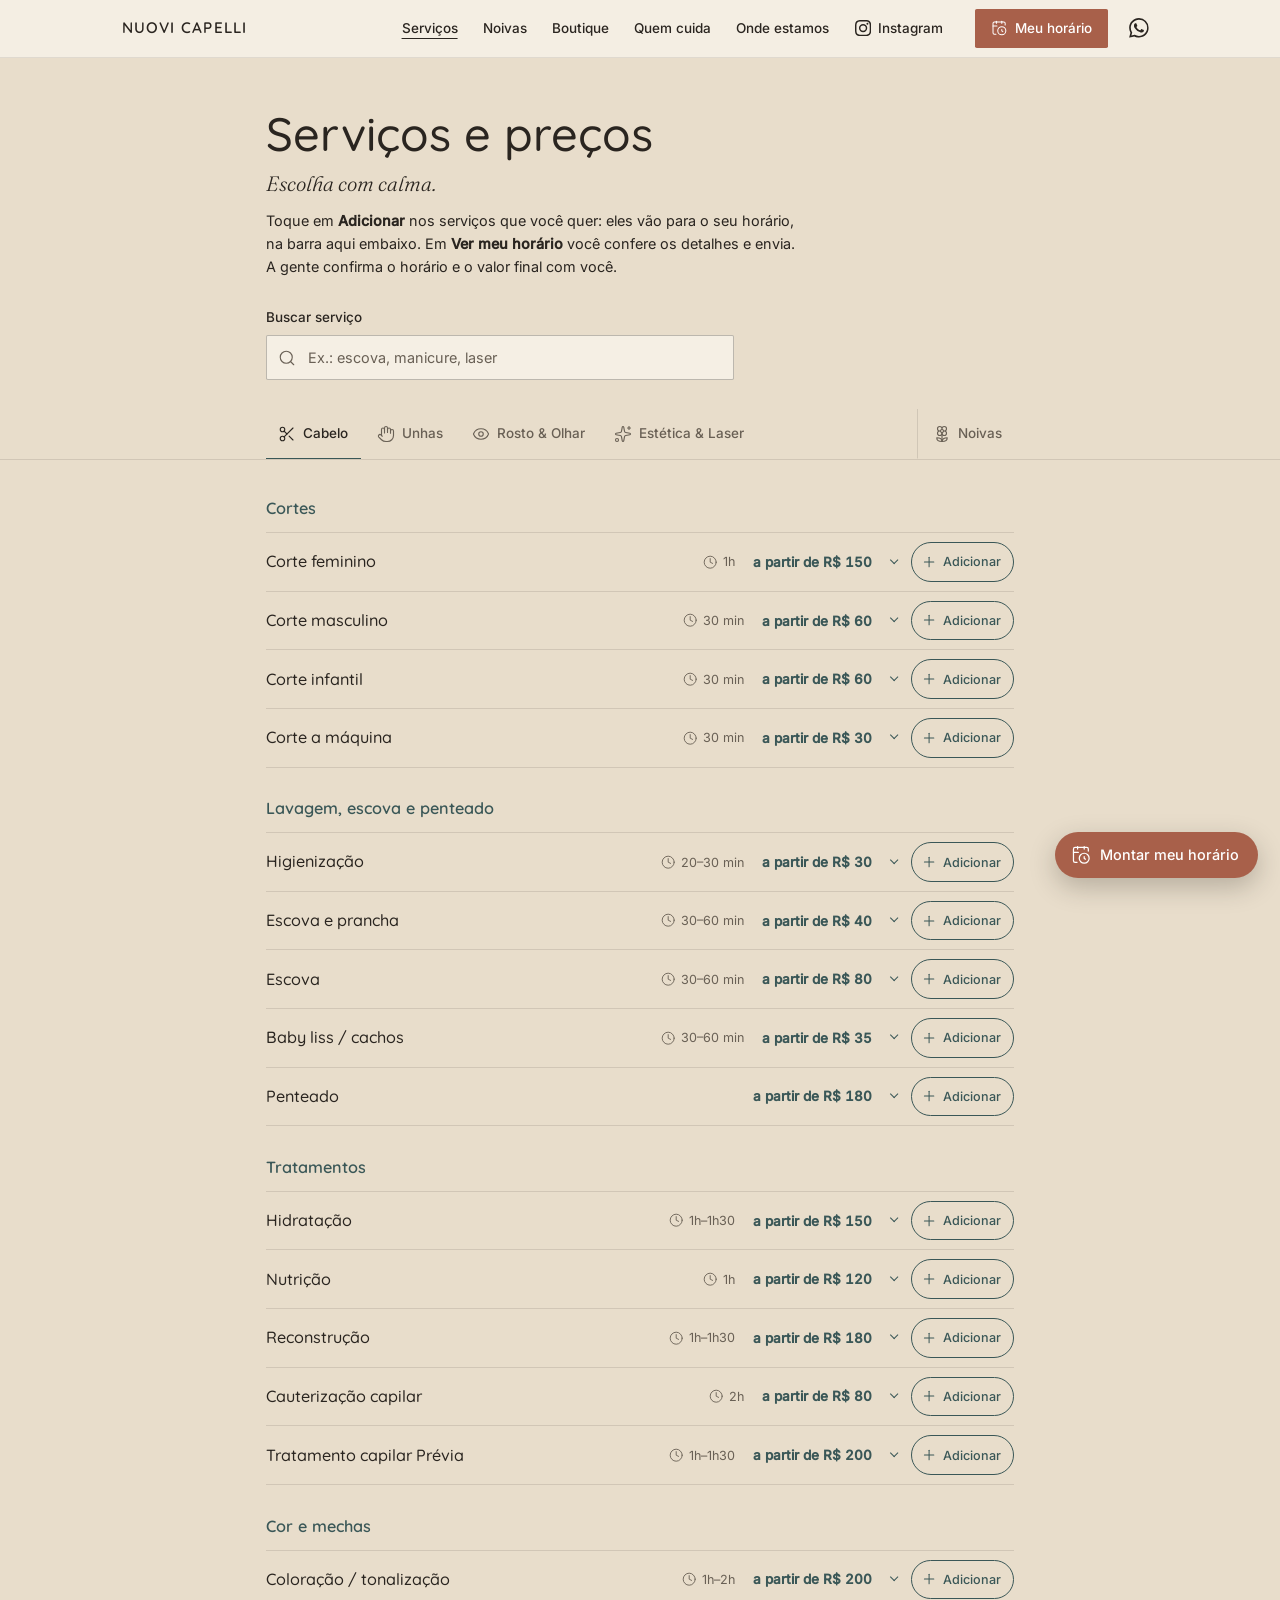
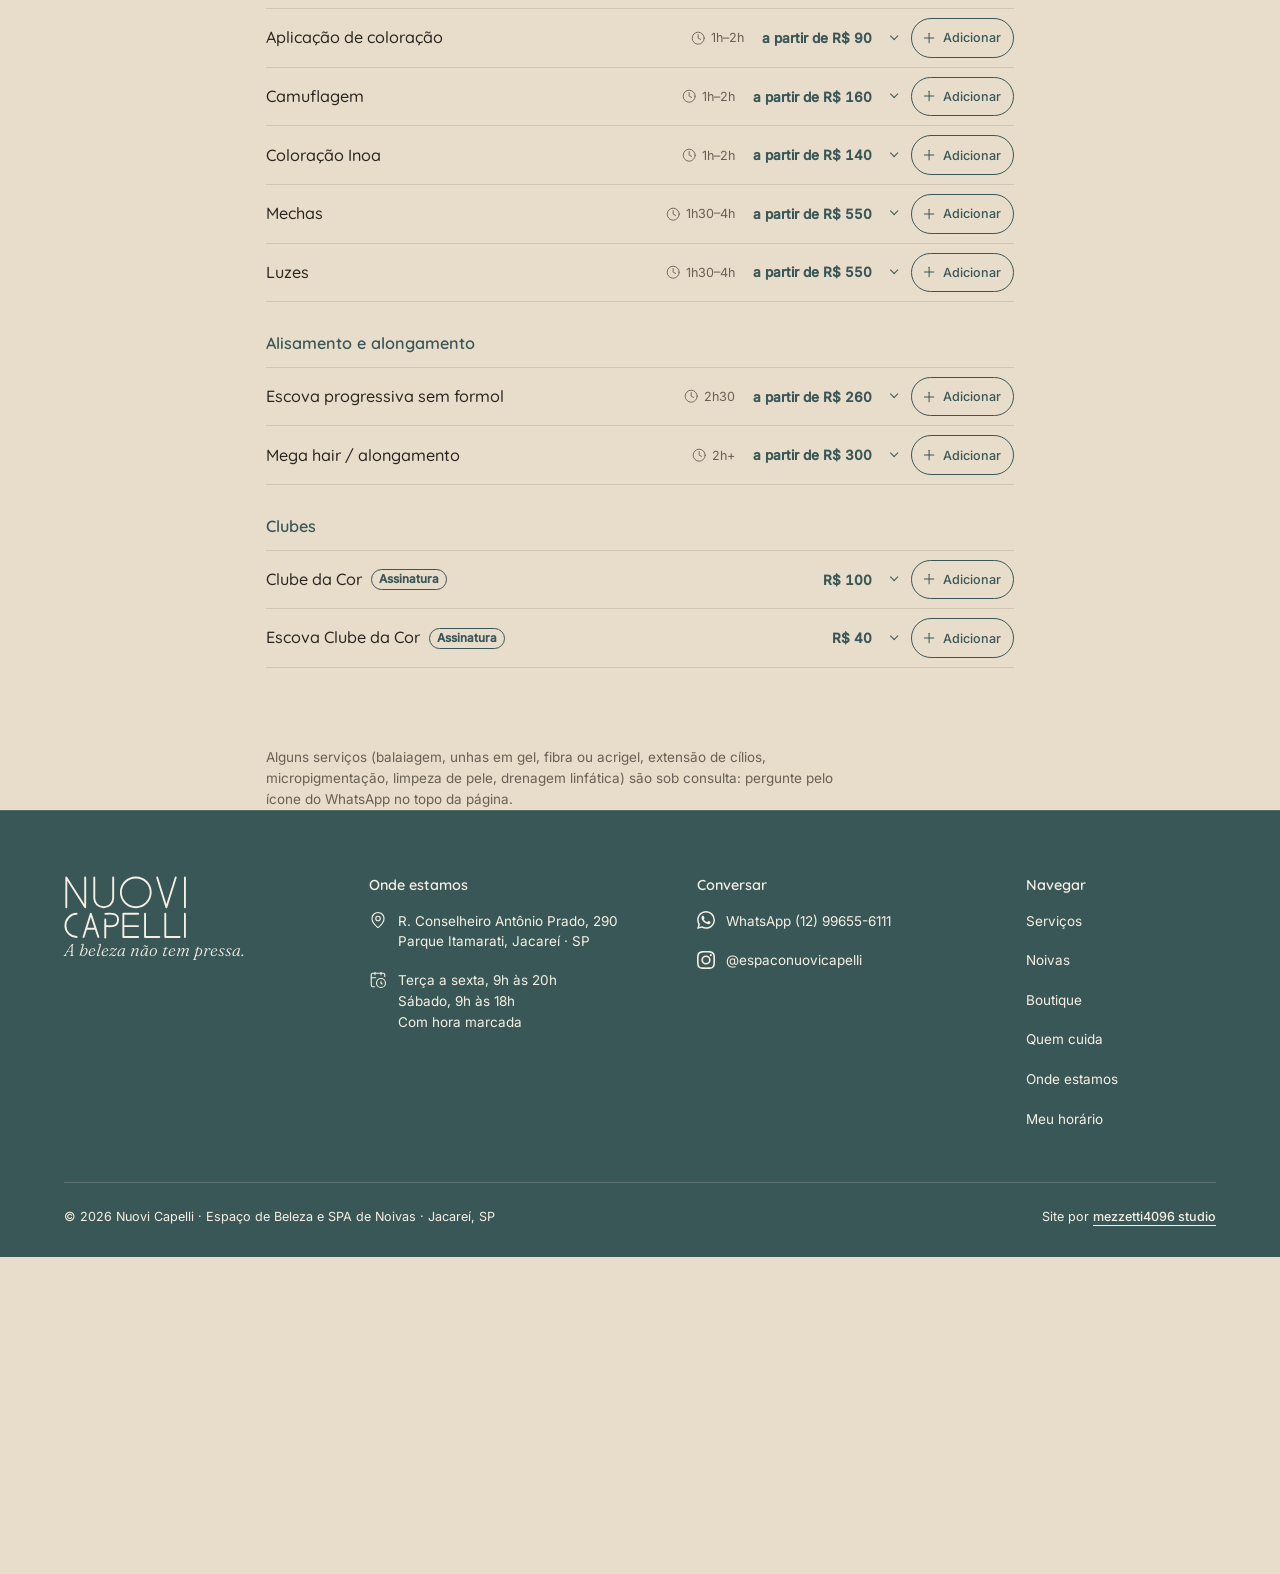
<file: servicos/index.html>
<!DOCTYPE html>
<html lang="pt-BR">
<head>
  <meta charset="UTF-8">
  <meta name="viewport" content="width=device-width, initial-scale=1.0">
  <title>Serviços e preços em Jacareí · Nuovi Capelli</title>
  <meta name="description" content="Serviços e preços da Nuovi Capelli em Jacareí, SP: cabelo, unhas, rosto e olhar, estética e laser. Monte seu horário e envie pelo WhatsApp.">
  <link rel="canonical" href="https://mezzetti4096.github.io/nuovi-capelli/servicos/">
  <meta name="theme-color" content="#3A5757">

  <!-- Open Graph (WhatsApp, Facebook, Instagram) -->
  <meta property="og:type" content="website">
  <meta property="og:locale" content="pt_BR">
  <meta property="og:site_name" content="Nuovi Capelli">
  <meta property="og:url" content="https://mezzetti4096.github.io/nuovi-capelli/servicos/">
  <meta property="og:title" content="Serviços e preços · Nuovi Capelli">
  <meta property="og:description" content="Cabelo, unhas, rosto e olhar, estética e laser em Jacareí, SP. Monte seu horário e envie pelo WhatsApp.">
  <meta property="og:image" content="https://mezzetti4096.github.io/nuovi-capelli/og-nuovi.jpg">
  <meta property="og:image:type" content="image/jpeg">
  <meta property="og:image:width" content="1200">
  <meta property="og:image:height" content="630">
  <meta property="og:image:alt" content="Nuovi Capelli, espaço de beleza e SPA em Jacareí (SP)">

  <!-- Twitter / X -->
  <meta name="twitter:card" content="summary_large_image">
  <meta name="twitter:title" content="Serviços e preços · Nuovi Capelli">
  <meta name="twitter:description" content="Cabelo, unhas, rosto e olhar, estética e laser em Jacareí, SP. Monte seu horário e envie pelo WhatsApp.">
  <meta name="twitter:image" content="https://mezzetti4096.github.io/nuovi-capelli/og-nuovi.jpg">

  <!-- HEAD-COMUM:INICIO -->
<link rel="icon" type="image/svg+xml" href="../assets/logo.svg">
<link rel="icon" type="image/png" href="../assets/logo.png">
<link rel="apple-touch-icon" href="../assets/logo.png">
<link rel="preload" href="../assets/fontes/quicksand.woff2" as="font" type="font/woff2" crossorigin>
<link rel="preload" href="../assets/fontes/inter.woff2" as="font" type="font/woff2" crossorigin>
<link rel="stylesheet" href="../assets/css/comum.css">
<script src="../assets/js/comum.js" defer></script>
<!-- HEAD-COMUM:FIM -->

  <style>
    /* =========================================
       CARDÁPIO DE SERVIÇOS — /servicos/
       Tokens, cabeçalho, rodapé e ícones: assets/css/comum.css
       Abas e linhas: geradas por gerar-servicos.py (marcador CARDAPIO)
       ========================================= */
    *, *::before, *::after { box-sizing: border-box; margin: 0; padding: 0; }
    [hidden] { display: none !important; }

    /* Zoom padrão de 90% no computador, igual às outras páginas */
    @media (min-width: 901px) { html { zoom: 0.9; } }

    body {
      font-family: var(--fonte-texto);
      font-size: var(--t-corpo);
      line-height: 1.55;
      color: var(--tinta);
      background: var(--linho);
      -webkit-font-smoothing: antialiased;
    }
    a { color: inherit; }
    button { font-family: inherit; cursor: pointer; border: none; background: none; color: inherit; }

    .faixa { max-width: 960px; margin: 0 auto; padding: 0 var(--gutter); }

    /* ===== SEÇÃO: TOPO ===== */
    .topo { padding-top: calc(var(--cab-h) + 56px); padding-bottom: 32px; }
    .topo__titulo {
      font-family: var(--fonte-logo);
      font-weight: 500;
      font-size: clamp(34px, 5vw, 52px);
      line-height: 1.1;
    }
    .topo__explica { margin-top: 12px; max-width: 60ch; font-size: 16px; line-height: 1.6; }
    .topo__explica strong { font-weight: 600; }
    .topo__frase {
      margin-top: 12px;
      font-family: var(--fonte-serifa);
      font-style: italic;
      font-weight: 300;
      font-size: clamp(19px, 2.2vw, 23px);
      line-height: 1.35;
      max-width: 560px;
    }

    /* Busca */
    .busca { margin-top: 32px; max-width: 520px; }
    .busca__rotulo { display: block; font-size: 15px; font-weight: 500; margin-bottom: 8px; }
    .busca__campo { position: relative; }
    .busca__campo .icone {
      position: absolute;
      left: 14px;
      top: 50%;
      transform: translateY(-50%);
      width: 20px;
      height: 20px;
      color: var(--nevoa-texto);
      pointer-events: none;
    }
    .busca input {
      width: 100%;
      min-height: 50px;
      padding: 0 16px 0 46px;
      border: 1px solid rgba(42, 37, 32, 0.28);
      border-radius: 2px;
      background: var(--branco-cru);
      color: var(--tinta);
      font: 400 16px/1.2 var(--fonte-texto); /* 16 px: o iPhone não dá zoom ao focar */
    }
    .busca input::placeholder { color: var(--nevoa-texto); }
    .busca input:focus-visible { outline: 2px solid var(--petroleo-esc); outline-offset: 2px; }

    /* ===== SEÇÃO: ABAS (fixas no topo ao rolar) ===== */
    .abas {
      position: sticky;
      top: var(--cab-h);
      z-index: 50;
      background: var(--linho); /* sólido: o texto não aparece por trás das abas fixas */
      border-bottom: 1px solid rgba(42, 37, 32, 0.12);
    }
    .abas__dentro {
      position: relative;
      max-width: 960px;
      margin: 0 auto;
      padding: 0 var(--gutter);
      display: flex;
      align-items: stretch;
      gap: 8px;
      overflow-x: auto;
      scroll-snap-type: x proximity;
      scrollbar-width: none;
    }
    .abas__dentro::-webkit-scrollbar { display: none; }
    .abas__lista {
      display: flex;
      gap: 4px;
      flex: 1 0 auto;
    }
    .abas__aba,
    .abas__noivas {
      display: inline-flex;
      align-items: center;
      gap: 8px;
      min-height: 56px;
      padding: 0 14px;
      border-bottom: 2px solid transparent;
      color: var(--nevoa-texto);
      font: 500 15px/1 var(--fonte-texto);
      white-space: nowrap;
      text-decoration: none;
      scroll-snap-align: start;
      transition: color 0.2s ease, border-color 0.2s ease;
    }
    .abas__aba .icone,
    .abas__noivas .icone { width: 20px; height: 20px; }
    .abas__aba:hover,
    .abas__noivas:hover { color: var(--tinta); }
    .abas__aba[aria-selected="true"] { color: var(--tinta); border-bottom-color: var(--petroleo-esc); }
    .abas__aba:focus-visible,
    .abas__noivas:focus-visible { outline-offset: -4px; }
    .abas__conta {
      min-width: 22px;
      padding: 3px 6px;
      border-radius: 999px;
      background: var(--petroleo-esc);
      color: var(--branco-cru);
      font-size: var(--t-rotulo);
      text-align: center;
      font-variant-numeric: tabular-nums;
    }
    .abas__noivas {
      flex-shrink: 0;
      border-left: 1px solid rgba(42, 37, 32, 0.12);
      padding-left: 16px;
    }
    html:not(.js) .abas { display: none; }

    /* ===== SEÇÃO: PAINÉIS E LINHAS ===== */
    .paineis { max-width: 960px; margin: 0 auto; padding: 8px var(--gutter) 48px; }
    .painel__titulo {
      font-family: var(--fonte-logo);
      font-weight: 500;
      font-size: 30px;
      margin-top: 40px;
    }
    html.js .painel__titulo {
      position: absolute; width: 1px; height: 1px; overflow: hidden; clip-path: inset(50%); white-space: nowrap;
    }
    .grupo { margin-top: 32px; }
    .grupo__titulo {
      font-family: var(--fonte-logo);
      font-weight: 600;
      font-size: 18px;
      color: var(--petroleo-esc);
      padding-bottom: 12px; /* 32 px acima (margem do grupo), 12 px abaixo */
    }
    .item {
      border-top: 1px solid rgba(42, 37, 32, 0.12);
      scroll-margin-top: calc(var(--cab-h) + 72px); /* livra o cabeçalho e as abas */
    }
    .grupo .item:last-child { border-bottom: 1px solid rgba(42, 37, 32, 0.12); }
    .item__linha { display: flex; align-items: center; gap: 12px; }
    .item__abrir {
      flex: 1;
      min-width: 0;
      min-height: 64px;
      padding: 14px 0;
      display: grid;
      grid-template-columns: 1fr auto auto 12px;
      align-items: center;
      gap: 20px;
      text-align: left;
    }
    .item__nome {
      font-family: var(--fonte-logo);
      font-weight: 500;
      font-size: 18px;
      line-height: 1.3;
      color: var(--tinta);
    }
    .item__abrir:hover .item__nome { color: var(--petroleo-esc); }
    .item__dur {
      display: inline-flex;
      align-items: center;
      gap: 6px;
      font-size: var(--t-apoio);
      color: var(--nevoa-texto);
      white-space: nowrap;
    }
    .item__dur .icone { width: 16px; height: 16px; }
    .item__selo {
      display: inline-block;
      margin-left: 6px;
      padding: 2px 8px;
      border: 1px solid var(--petroleo-esc);
      border-radius: 999px;
      font-family: var(--fonte-texto);
      font-size: var(--t-rotulo);
      font-weight: 600;
      color: var(--petroleo-esc);
      vertical-align: 2px;
    }
    .item__preco {
      font-size: 15px;
      color: var(--petroleo-esc);
      font-weight: 600;
      white-space: nowrap;
      font-variant-numeric: tabular-nums;
      text-align: right;
      grid-column: 3;
    }
    .item__add {
      flex-shrink: 0;
      display: inline-flex;
      align-items: center;
      gap: 6px;
      min-height: 44px;
      padding: 0 14px 0 10px;
      border: 1px solid var(--petroleo-esc);
      border-radius: 999px;
      color: var(--petroleo-esc);
      font-size: var(--t-apoio);
      font-weight: 500;
      transition: background-color 0.2s ease, color 0.2s ease;
    }
    .item__add .icone { width: 18px; height: 18px; }
    .item__add:hover { background: rgba(58, 87, 87, 0.08); }
    .item__add[aria-pressed="true"] { background: var(--petroleo-esc); color: var(--branco-cru); }
    @media (prefers-reduced-motion: no-preference) {
      .item__add--pulso { animation: item-pulso 260ms var(--ease-saida); }
      @keyframes item-pulso { 50% { transform: scale(1.08); } }
    }
    html:not(.js) .item__add,
    html:not(.js) .item__abrir .expande__icone { display: none; }

    /* Detalhes que abrem */
    .item__detalhes { padding: 0 0 20px; max-width: 680px; }
    .item__texto { font-size: 15px; line-height: 1.6; }
    .item__info { list-style: none; display: grid; gap: 6px; margin-top: 12px; }
    .item__info li { display: flex; gap: 8px; align-items: flex-start; font-size: var(--t-apoio); color: var(--nevoa-texto); }
    .item__info .icone { width: 16px; height: 16px; margin-top: 2px; }
    .item__cuidado { margin-top: 8px; font-size: var(--t-apoio); color: var(--nevoa-texto); }
    .item__cuidado strong { color: var(--tinta); font-weight: 500; }
    .servico__tags { list-style: none; display: flex; flex-wrap: wrap; gap: 6px; margin-top: 12px; }
    .servico__tags li {
      font-size: var(--t-rotulo);
      line-height: 1.3;
      padding: 5px 10px;
      border: 1px solid rgba(58, 87, 87, 0.28);
      border-radius: 999px;
      color: var(--petroleo-esc);
      background: var(--branco-cru);
    }
    .servico__comprimentos { display: flex; gap: 24px; margin-top: 12px; font-variant-numeric: tabular-nums; }
    .servico__comprimentos dt { font-size: var(--t-rotulo); color: var(--nevoa-texto); }
    .servico__comprimentos dd { font-family: var(--fonte-logo); font-size: 17px; color: var(--petroleo-esc); }

    /* Componente que se expande (o mesmo da home) */
    .expande__painel { display: grid; grid-template-rows: 1fr; }
    .expande__conteudo { min-height: 0; overflow: hidden; }
    html.js .expande__painel { grid-template-rows: 0fr; transition: grid-template-rows 380ms var(--ease-saida); }
    html.js .expande__conteudo {
      opacity: 0;
      transform: translateY(-6px);
      transition: opacity 220ms ease-out, transform 380ms var(--ease-saida);
    }
    html.js .expande__painel--aberto { grid-template-rows: 1fr; }
    html.js .expande__painel--aberto > .expande__conteudo {
      opacity: 1;
      transform: none;
      transition: opacity 320ms ease-out 60ms, transform 380ms var(--ease-saida);
    }
    /* Seta (e não "+") para abrir: o "+" é do botão Adicionar */
    .expande__icone { position: relative; width: 12px; height: 12px; color: var(--petroleo-esc); transition: transform 380ms var(--ease-saida); }
    .expande__icone::before {
      content: '';
      position: absolute;
      left: 2px;
      top: 0;
      width: 7px;
      height: 7px;
      border-right: 1.5px solid currentColor;
      border-bottom: 1.5px solid currentColor;
      transform: rotate(45deg);
    }
    [data-expande][aria-expanded="true"] .expande__icone { transform: rotate(180deg); }
    @media (prefers-reduced-motion: reduce) {
      html.js .expande__painel,
      html.js .expande__conteudo,
      .expande__icone,
      .abas__aba,
      .item__add { transition: none !important; }
    }

    /* Nota e busca sem resultado */
    .nota { margin-top: 40px; font-size: 15px; color: var(--nevoa-texto); max-width: 640px; }
    .nota a, .vazio a { color: var(--petroleo-esc); font-weight: 500; text-underline-offset: 3px; }
    .vazio {
      margin-top: 40px;
      padding: 32px;
      background: var(--branco-cru);
      border-radius: 2px;
      font-size: 16px;
    }

    /* ===== SEÇÃO: MEU HORÁRIO (barra fixa com o resumo) ===== */
    body.tem-horario { --barra-h: calc(80px + env(safe-area-inset-bottom, 0px)); }
    body.tem-horario .agendar-fixo { display: none; }
    .horario {
      position: fixed;
      left: 0;
      right: 0;
      bottom: 0;
      z-index: 160;
      background: rgba(245, 239, 228, 0.97);
      -webkit-backdrop-filter: blur(12px);
      backdrop-filter: blur(12px);
      border-top: 1px solid rgba(42, 37, 32, 0.12);
      box-shadow: 0 -12px 32px rgba(42, 37, 32, 0.08);
    }
    .horario__dentro {
      max-width: 960px;
      margin: 0 auto;
      padding: 12px var(--gutter) calc(12px + env(safe-area-inset-bottom, 0px));
      display: flex;
      align-items: center;
      gap: 16px;
    }
    .horario__resumo {
      flex: 1;
      display: flex;
      align-items: center;
      flex-wrap: wrap;
      gap: 4px 10px;
      min-height: 48px;
      text-align: left;
      font-size: 15px;
      line-height: 1.35;
    }
    .horario__conta {
      display: inline-grid;
      place-items: center;
      min-width: 26px;
      height: 26px;
      padding: 0 6px;
      border-radius: 999px;
      background: var(--terracota);
      color: #FFFFFF;
      font-weight: 600;
      font-variant-numeric: tabular-nums;
    }
    .horario__ir { white-space: nowrap; }
    .vazio__whats { display: inline-flex; align-items: center; gap: 6px; }
    .vazio__whats .icone { width: 18px; height: 18px; }

    /* Dica da primeira adição (o aviso para leitor de tela vai pelo aria-live) */
    .dica {
      position: fixed;
      left: 50%;
      bottom: calc(var(--barra-h) + 12px);
      z-index: 170;
      transform: translateX(-50%);
      max-width: calc(100% - 32px);
      padding: 12px 18px;
      border-radius: 2px;
      background: var(--tinta);
      color: var(--branco-cru);
      font-size: 15px;
      box-shadow: 0 10px 28px rgba(42, 37, 32, 0.26);
    }

    /* ===== RESPONSIVO ===== */
    @media (max-width: 900px) {
      .abas__aba, .abas__noivas { padding: 0 12px; }
      /* mais abas à direita: a borda esmaece */
      .abas__dentro { -webkit-mask-image: linear-gradient(90deg, #000 calc(100% - 40px), transparent); mask-image: linear-gradient(90deg, #000 calc(100% - 40px), transparent); }
      /* No celular: nome numa linha; duração e preço embaixo, quebrando se precisar */
      .item__abrir {
        display: flex;
        flex-wrap: wrap;
        align-items: center;
        gap: 4px 14px;
        position: relative;
        padding-right: 24px;
      }
      .item__nome { flex-basis: 100%; }
      .item__abrir .expande__icone { position: absolute; right: 4px; top: 20px; }
      .item__preco { text-align: left; }
      .item__add { padding: 0 12px 0 8px; }
      body.tem-horario { --barra-h: calc(124px + env(safe-area-inset-bottom, 0px)); }
      .horario__dentro { flex-wrap: wrap; gap: 6px 12px; padding-top: 8px; }
      .horario__resumo { flex-basis: 100%; min-height: 44px; }
      .horario__ir { flex: 1; }
    }
    @media (max-width: 340px) {
      .item__add > span:not(.so-leitor) { display: none; } /* só o ícone + nome para o leitor de tela em telas muito estreitas */
      .item__add { padding: 0 12px; }
    }
  </style>
  <script>document.documentElement.classList.add('js')</script>
</head>
<body>

  <!-- ICONES:INICIO -->
<svg xmlns="http://www.w3.org/2000/svg" style="display:none">
<!-- Ícones: Lucide 1.52.0 (lucide.dev, licença ISC) · WhatsApp e Instagram: marcas dos donos · logo: Nuovi Capelli -->
<symbol id="i-arrow-right" viewBox="0 0 24 24"><path d="M5 12h14"/><path d="m12 5 7 7-7 7"/></symbol>
<symbol id="i-calendar-clock" viewBox="0 0 24 24"><path d="M16 14v2.2l1.6 1"/><path d="M16 2v3"/><path d="M21 7.338V5a2 2 0 00-2-2H5a2 2 0 00-2 2v14a2 2 0 002 2h2.338"/><path d="M3 9h5.859"/><path d="M8 2v3"/><circle cx="16" cy="16" r="6"/></symbol>
<symbol id="i-car" viewBox="0 0 24 24"><path d="M19 17h2c.6 0 1-.4 1-1v-3c0-.9-.7-1.7-1.5-1.9C18.7 10.6 16 10 16 10s-1.3-1.4-2.2-2.3c-.5-.4-1.1-.7-1.8-.7H5c-.6 0-1.1.4-1.4.9l-1.4 2.9A3.7 3.7 0 0 0 2 12v4c0 .6.4 1 1 1h2"/><circle cx="7" cy="17" r="2"/><path d="M9 17h6"/><circle cx="17" cy="17" r="2"/></symbol>
<symbol id="i-check" viewBox="0 0 24 24"><path d="M20 6 9 17l-5-5"/></symbol>
<symbol id="i-clock" viewBox="0 0 24 24"><circle cx="12" cy="12" r="10"/><path d="M12 6v6l4 2"/></symbol>
<symbol id="i-credit-card" viewBox="0 0 24 24"><rect width="20" height="14" x="2" y="5" rx="2"/><line x1="2" x2="22" y1="10" y2="10"/><path d="M6 14h2"/></symbol>
<symbol id="i-droplets" viewBox="0 0 24 24"><path d="M7 16.3c2.2 0 4-1.83 4-4.05 0-1.16-.57-2.26-1.71-3.19S7.29 6.75 7 5.3c-.29 1.45-1.14 2.84-2.29 3.76S3 11.1 3 12.25c0 2.22 1.8 4.05 4 4.05z"/><path d="M12.56 6.6A10.97 10.97 0 0 0 14 3.02c.5 2.5 2 4.9 4 6.5s3 3.5 3 5.5a6.98 6.98 0 0 1-11.91 4.97"/></symbol>
<symbol id="i-eye" viewBox="0 0 24 24"><path d="M2.062 12.348a1 1 0 0 1 0-.696 10.75 10.75 0 0 1 19.876 0 1 1 0 0 1 0 .696 10.75 10.75 0 0 1-19.876 0"/><circle cx="12" cy="12" r="3"/></symbol>
<symbol id="i-flower-2" viewBox="0 0 24 24"><path d="M12 5a3 3 0 1 1 3 3m-3-3a3 3 0 1 0-3 3m3-3v1M9 8a3 3 0 1 0 3 3M9 8h1m5 0a3 3 0 1 1-3 3m3-3h-1m-2 3v-1"/><circle cx="12" cy="8" r="2"/><path d="M12 10v12"/><path d="M12 22c4.2 0 7-1.667 7-5-4.2 0-7 1.667-7 5Z"/><path d="M12 22c-4.2 0-7-1.667-7-5 4.2 0 7 1.667 7 5Z"/></symbol>
<symbol id="i-hand" viewBox="0 0 24 24"><path d="M18 11V6a2 2 0 0 0-2-2a2 2 0 0 0-2 2"/><path d="M14 10V4a2 2 0 0 0-2-2a2 2 0 0 0-2 2v2"/><path d="M10 10.5V6a2 2 0 0 0-2-2a2 2 0 0 0-2 2v8"/><path d="M18 8a2 2 0 1 1 4 0v6a8 8 0 0 1-8 8h-2c-2.8 0-4.5-.86-5.99-2.34l-3.6-3.6a2 2 0 0 1 2.83-2.82L7 15"/></symbol>
<symbol id="i-info" viewBox="0 0 24 24"><circle cx="12" cy="12" r="10"/><path d="M12 16v-4"/><path d="M12 8h.01"/></symbol>
<symbol id="i-shopping-bag" viewBox="0 0 24 24"><path d="M16 10a4 4 0 0 1-8 0"/><path d="M3.103 6.034h17.794"/><path d="M3.4 5.467a2 2 0 0 0-.4 1.2V20a2 2 0 0 0 2 2h14a2 2 0 0 0 2-2V6.667a2 2 0 0 0-.4-1.2l-2-2.667A2 2 0 0 0 17 2H7a2 2 0 0 0-1.6.8z"/></symbol>
<symbol id="i-minus" viewBox="0 0 24 24"><path d="M5 12h14"/></symbol>
<symbol id="i-map-pin" viewBox="0 0 24 24"><path d="M20 10c0 4.993-5.539 10.193-7.399 11.799a1 1 0 0 1-1.202 0C9.539 20.193 4 14.993 4 10a8 8 0 0 1 16 0"/><circle cx="12" cy="10" r="3"/></symbol>
<symbol id="i-menu" viewBox="0 0 24 24"><path d="M4 5h16"/><path d="M4 12h16"/><path d="M4 19h16"/></symbol>
<symbol id="i-palette" viewBox="0 0 24 24"><path d="M12 22a1 1 0 0 1 0-20 10 9 0 0 1 10 9 5 5 0 0 1-5 5h-2.25a1.75 1.75 0 0 0-1.4 2.8l.3.4a1.75 1.75 0 0 1-1.4 2.8z"/><circle cx="13.5" cy="6.5" r=".5" fill="currentColor"/><circle cx="17.5" cy="10.5" r=".5" fill="currentColor"/><circle cx="6.5" cy="12.5" r=".5" fill="currentColor"/><circle cx="8.5" cy="7.5" r=".5" fill="currentColor"/></symbol>
<symbol id="i-plus" viewBox="0 0 24 24"><path d="M5 12h14"/><path d="M12 5v14"/></symbol>
<symbol id="i-repeat" viewBox="0 0 24 24"><path d="m17 2 4 4-4 4"/><path d="M3 11v-1a4 4 0 0 1 4-4h14"/><path d="m7 22-4-4 4-4"/><path d="M21 13v1a4 4 0 0 1-4 4H3"/></symbol>
<symbol id="i-scissors" viewBox="0 0 24 24"><circle cx="6" cy="6" r="3"/><path d="M8.12 8.12 12 12"/><path d="M20 4 8.12 15.88"/><circle cx="6" cy="18" r="3"/><path d="M14.8 14.8 20 20"/></symbol>
<symbol id="i-search" viewBox="0 0 24 24"><path d="m21 21-4.34-4.34"/><circle cx="11" cy="11" r="8"/></symbol>
<symbol id="i-sparkles" viewBox="0 0 24 24"><path d="M11.017 2.814a1 1 0 0 1 1.966 0l1.051 5.558a2 2 0 0 0 1.594 1.594l5.558 1.051a1 1 0 0 1 0 1.966l-5.558 1.051a2 2 0 0 0-1.594 1.594l-1.051 5.558a1 1 0 0 1-1.966 0l-1.051-5.558a2 2 0 0 0-1.594-1.594l-5.558-1.051a1 1 0 0 1 0-1.966l5.558-1.051a2 2 0 0 0 1.594-1.594z"/><path d="M20 2v4"/><path d="M22 4h-4"/><circle cx="4" cy="20" r="2"/></symbol>
<symbol id="i-tag" viewBox="0 0 24 24"><path d="M12.586 2.586A2 2 0 0 0 11.172 2H4a2 2 0 0 0-2 2v7.172a2 2 0 0 0 .586 1.414l8.704 8.704a2.426 2.426 0 0 0 3.42 0l6.58-6.58a2.426 2.426 0 0 0 0-3.42z"/><circle cx="7.5" cy="7.5" r=".5" fill="currentColor"/></symbol>
<symbol id="i-wind" viewBox="0 0 24 24"><path d="M12.8 19.6A2 2 0 1 0 14 16H2"/><path d="M17.5 8a2.5 2.5 0 1 1 2 4H2"/><path d="M9.8 4.4A2 2 0 1 1 11 8H2"/></symbol>
<symbol id="i-x" viewBox="0 0 24 24"><path d="M18 6 6 18"/><path d="m6 6 12 12"/></symbol>
<symbol id="i-whatsapp" viewBox="0 0 24 24"><path fill="currentColor" stroke="none" d="M17.472 14.382c-.297-.149-1.758-.867-2.03-.967-.273-.099-.471-.148-.67.15-.197.297-.767.966-.94 1.164-.173.199-.347.223-.644.075-.297-.15-1.255-.463-2.39-1.475-.883-.788-1.48-1.761-1.653-2.059-.173-.297-.018-.458.13-.606.134-.133.298-.347.446-.52.149-.174.198-.298.298-.497.099-.198.05-.371-.025-.52-.075-.149-.669-1.612-.916-2.207-.242-.579-.487-.5-.669-.51-.173-.008-.371-.01-.57-.01-.198 0-.52.074-.792.372-.272.297-1.04 1.016-1.04 2.479 0 1.462 1.065 2.875 1.213 3.074.149.198 2.096 3.2 5.077 4.487.709.306 1.262.489 1.694.625.712.227 1.36.195 1.871.118.571-.085 1.758-.719 2.006-1.413.248-.694.248-1.289.173-1.413-.074-.124-.272-.198-.57-.347m-5.421 7.403h-.004a9.87 9.87 0 01-5.031-1.378l-.361-.214-3.741.982.998-3.648-.235-.374a9.86 9.86 0 01-1.51-5.26c.001-5.45 4.436-9.884 9.888-9.884 2.64 0 5.122 1.03 6.988 2.898a9.825 9.825 0 012.893 6.994c-.003 5.45-4.437 9.884-9.885 9.884m8.413-18.297A11.815 11.815 0 0012.05 0C5.495 0 .16 5.335.157 11.892c0 2.096.547 4.142 1.588 5.945L.057 24l6.305-1.654a11.882 11.882 0 005.683 1.448h.005c6.554 0 11.89-5.335 11.893-11.893A11.821 11.821 0 0020.464 3.488"/></symbol>
<symbol id="i-instagram" viewBox="0 0 24 24"><path fill="currentColor" stroke="none" d="M12 2.163c3.204 0 3.584.012 4.85.07 3.252.148 4.771 1.691 4.919 4.919.058 1.265.069 1.645.069 4.849 0 3.205-.012 3.584-.069 4.849-.149 3.225-1.664 4.771-4.919 4.919-1.266.058-1.644.07-4.85.07-3.204 0-3.584-.012-4.849-.07-3.26-.149-4.771-1.699-4.919-4.92-.058-1.265-.07-1.644-.07-4.849 0-3.204.013-3.583.07-4.849.149-3.227 1.664-4.771 4.919-4.919 1.266-.057 1.645-.069 4.849-.069zM12 0C8.741 0 8.333.014 7.053.072 2.695.272.273 2.69.073 7.052.014 8.333 0 8.741 0 12c0 3.259.014 3.668.072 4.948.2 4.358 2.618 6.78 6.98 6.98C8.333 23.986 8.741 24 12 24c3.259 0 3.668-.014 4.948-.072 4.354-.2 6.782-2.618 6.979-6.98.059-1.28.073-1.689.073-4.948 0-3.259-.014-3.667-.072-4.947-.196-4.354-2.617-6.78-6.979-6.98C15.668.014 15.259 0 12 0zm0 5.838a6.162 6.162 0 100 12.324 6.162 6.162 0 000-12.324zM12 16a4 4 0 110-8 4 4 0 010 8zm6.406-11.845a1.44 1.44 0 100 2.881 1.44 1.44 0 000-2.881z"/></symbol>
<symbol id="i-logo" viewBox="0 0 967.11 497.12"><path fill="none" stroke="currentColor" stroke-width="15" stroke-linecap="round" stroke-linejoin="round" d="M326.13,299.17c27.63,0,100.74-14.94,100.74,44.84,0,65.57-64.44,51.62-100.74,51.62M326.13,343.51v142.31M955.7,298.75v182.85M955.81,11.3v235.56M800.22,298.75v182.85h112.9M640.55,298.75v182.85h112.9M585.45,396.11h-116.43M585.45,298.75h-116.43v182.85h116.43M174.95,416.61h74.87M154.41,481.6l20.54-64.99,36.9-117.86,37.97,116.93,21.63,65.92M736.16,11.3l72.85,235.56L883.06,11.3M99.74,481.6c-48.84,0-88.44-39.6-88.44-88.44s39.6-94.4,88.44-94.4M685.07,129.08c0,65.05-52.73,117.78-117.78,117.78s-117.78-52.73-117.78-117.78,52.73-117.78,117.78-117.78,117.78,52.73,117.78,117.78ZM239.24,11.3v165.09c0,38.74,33.45,70.47,74.71,70.47s74.71-31.73,74.71-70.47V11.3M18.06,246.86V11.3l149.39,235.56V11.3"/></symbol>
</svg>
<!-- ICONES:FIM -->

  <!-- ============ CABEÇALHO, RODAPÉ E AGENDAR — carimbados pelo casca.py ============ -->
  <!-- CABECALHO:INICIO -->
<a class="pular" href="#conteudo">Pular para o conteúdo</a>
<header class="cab" data-cab>
  <div class="cab__dentro">
    <a class="cab__logo" href="../">Nuovi Capelli</a>
    <nav class="cab__nav" id="cab-menu" aria-label="Principal"><ul class="cab__links"><li><a href="./" aria-current="page">Serviços</a></li><li><a href="../noivas/">Noivas</a></li><li><a href="../boutique/">Boutique</a></li><li><a href="../#quem">Quem cuida</a></li><li><a href="../#onde">Onde estamos</a></li><li class="cab__insta"><a href="https://www.instagram.com/espaconuovicapelli/" target="_blank" rel="noopener"><svg class="icone" aria-hidden="true" focusable="false"><use href="#i-instagram"/></svg><span class="cab__insta-curto">Instagram</span><span class="cab__insta-longo">@espaconuovicapelli</span></a></li></ul></nav>
    <a class="cab__horario" href="../meu-horario/"><svg class="icone" aria-hidden="true" focusable="false"><use href="#i-calendar-clock"/></svg><span class="cab__horario-texto">Meu horário</span><span class="cab__conta" data-horario-conta hidden></span></a>
    <a class="cab__whats" href="https://wa.me/5512996556111?text=Oi.%20Vim%20pelo%20site." target="_blank" rel="noopener" aria-label="Conversar no WhatsApp" title="Conversar no WhatsApp"><svg class="icone" aria-hidden="true" focusable="false"><use href="#i-whatsapp"/></svg></a>
    <button class="cab__menu" type="button" aria-expanded="false" aria-controls="cab-menu"><svg class="icone" aria-hidden="true" focusable="false"><use href="#i-menu"/></svg><span>Menu</span></button>
  </div>
</header>
<!-- CABECALHO:FIM -->

  <main id="conteudo" tabindex="-1">

    <!-- ============ TOPO — título e busca ============ -->
    <section class="topo faixa" aria-labelledby="topo-titulo">
      <h1 class="topo__titulo" id="topo-titulo">Serviços e preços</h1>
      <p class="topo__frase">Escolha com calma.</p>
      <p class="topo__explica">
        Toque em <strong>Adicionar</strong> nos serviços que você quer: eles vão para o seu horário, na barra aqui embaixo.
        Em <strong>Ver meu horário</strong> você confere os detalhes e envia. A gente confirma o horário e o valor final com você.
      </p>

      <div class="busca" role="search">
        <label class="busca__rotulo" for="busca">Buscar serviço</label>
        <div class="busca__campo">
          <svg class="icone" aria-hidden="true" focusable="false"><use href="#i-search"/></svg>
          <input type="search" id="busca" autocomplete="off" placeholder="Ex.: escova, manicure, laser" aria-describedby="aviso">
        </div>
      </div>
      <p class="so-leitor" id="aviso" aria-live="polite"></p>
    </section>

    <!-- ============ CARDÁPIO — abas e painéis gerados da planilha ============ -->
    <!-- CARDAPIO:INICIO -->
<div class="abas">
<div class="abas__dentro">
<div class="abas__lista" role="tablist" aria-label="Categorias de serviço">
<button class="abas__aba" type="button" role="tab" id="aba-cabelo" aria-controls="painel-cabelo" aria-selected="true" tabindex="0"><svg class="icone" aria-hidden="true" focusable="false"><use href="#i-scissors"/></svg><span>Cabelo</span><span class="abas__conta" hidden></span></button>
<button class="abas__aba" type="button" role="tab" id="aba-unhas" aria-controls="painel-unhas" aria-selected="false" tabindex="-1"><svg class="icone" aria-hidden="true" focusable="false"><use href="#i-hand"/></svg><span>Unhas</span><span class="abas__conta" hidden></span></button>
<button class="abas__aba" type="button" role="tab" id="aba-rosto" aria-controls="painel-rosto" aria-selected="false" tabindex="-1"><svg class="icone" aria-hidden="true" focusable="false"><use href="#i-eye"/></svg><span>Rosto &amp; Olhar</span><span class="abas__conta" hidden></span></button>
<button class="abas__aba" type="button" role="tab" id="aba-estetica" aria-controls="painel-estetica" aria-selected="false" tabindex="-1"><svg class="icone" aria-hidden="true" focusable="false"><use href="#i-sparkles"/></svg><span>Estética &amp; Laser</span><span class="abas__conta" hidden></span></button>
</div>
<a class="abas__noivas" href="../noivas/#pacotes"><svg class="icone" aria-hidden="true" focusable="false"><use href="#i-flower-2"/></svg><span>Noivas</span></a>
</div>
</div>
<div class="paineis">
<section class="painel" role="tabpanel" id="painel-cabelo" aria-labelledby="aba-cabelo"><h2 class="painel__titulo">Cabelo</h2><div class="grupo"><h3 class="grupo__titulo">Cortes</h3><div class="item" id="corte-feminino" data-expande-caixa data-id="corte-feminino" data-nome="Corte feminino" data-preco="150" data-preco-txt="a partir de R$ 150" data-min="60" data-busca="corte feminino uma hora com tesoura espelho e conversa voce sai outra corte reto repicado em camadas long short layers chanel long bob undercut feminino franja reta cortina lateral"><div class="item__linha"><button class="item__abrir" type="button" data-expande aria-expanded="true" aria-controls="det-corte-feminino"><span class="item__nome">Corte feminino</span><span class="item__dur"><svg class="icone" aria-hidden="true" focusable="false"><use href="#i-clock"/></svg>1h</span><span class="item__preco">a partir de R$ 150</span><span class="expande__icone" aria-hidden="true"></span></button><button class="item__add" type="button" aria-pressed="false"><svg class="icone" aria-hidden="true" focusable="false"><use href="#i-plus"/></svg><span>Adicionar</span><span class="so-leitor"> Corte feminino ao meu horário</span></button></div><div class="expande__painel" id="det-corte-feminino"><div class="expande__conteudo"><div class="item__detalhes"><p class="item__texto">Corte de cabelo feminino com higienização (lavagem) e secagem inclusas.</p><ul class="servico__tags" aria-label="Variações"><li>Corte reto</li><li>Repicado</li><li>Em camadas (long/short layers)</li><li>Chanel</li><li>Long bob</li><li>Undercut feminino</li><li>Franja (reta, cortina, lateral)</li></ul><ul class="item__info"><li><svg class="icone" aria-hidden="true" focusable="false"><use href="#i-clock"/></svg><span>Duração: 60 min</span></li><li><svg class="icone" aria-hidden="true" focusable="false"><use href="#i-repeat"/></svg><span>Manutenção: Recomenda-se manutenção a cada 2 a 3 meses</span></li></ul></div></div></div></div><div class="item" id="corte-masculino" data-expande-caixa data-id="corte-masculino" data-nome="Corte masculino" data-preco="60" data-preco-txt="a partir de R$ 60" data-min="30" data-busca="corte masculino"><div class="item__linha"><button class="item__abrir" type="button" data-expande aria-expanded="true" aria-controls="det-corte-masculino"><span class="item__nome">Corte masculino</span><span class="item__dur"><svg class="icone" aria-hidden="true" focusable="false"><use href="#i-clock"/></svg>30 min</span><span class="item__preco">a partir de R$ 60</span><span class="expande__icone" aria-hidden="true"></span></button><button class="item__add" type="button" aria-pressed="false"><svg class="icone" aria-hidden="true" focusable="false"><use href="#i-plus"/></svg><span>Adicionar</span><span class="so-leitor"> Corte masculino ao meu horário</span></button></div><div class="expande__painel" id="det-corte-masculino"><div class="expande__conteudo"><div class="item__detalhes"><p class="item__texto">Corte masculino com higienização e secagem.</p><ul class="servico__tags" aria-label="Variações"><li>Social</li><li>Degradê (low, mid, high fade)</li><li>Undercut</li><li>Militar</li><li>Com risco/desenho</li><li>Acabamento na navalha</li></ul><ul class="item__info"><li><svg class="icone" aria-hidden="true" focusable="false"><use href="#i-clock"/></svg><span>Duração: 30 min</span></li><li><svg class="icone" aria-hidden="true" focusable="false"><use href="#i-repeat"/></svg><span>Manutenção: Manutenção ideal a cada 15 a 30 dias</span></li></ul></div></div></div></div><div class="item" id="corte-infantil" data-expande-caixa data-id="corte-infantil" data-nome="Corte infantil" data-preco="60" data-preco-txt="a partir de R$ 60" data-min="30" data-busca="corte infantil"><div class="item__linha"><button class="item__abrir" type="button" data-expande aria-expanded="true" aria-controls="det-corte-infantil"><span class="item__nome">Corte infantil</span><span class="item__dur"><svg class="icone" aria-hidden="true" focusable="false"><use href="#i-clock"/></svg>30 min</span><span class="item__preco">a partir de R$ 60</span><span class="expande__icone" aria-hidden="true"></span></button><button class="item__add" type="button" aria-pressed="false"><svg class="icone" aria-hidden="true" focusable="false"><use href="#i-plus"/></svg><span>Adicionar</span><span class="so-leitor"> Corte infantil ao meu horário</span></button></div><div class="expande__painel" id="det-corte-infantil"><div class="expande__conteudo"><div class="item__detalhes"><p class="item__texto">Corte adaptado ao público infantil, com abordagem lúdica e paciente.</p><ul class="item__info"><li><svg class="icone" aria-hidden="true" focusable="false"><use href="#i-clock"/></svg><span>Duração: 30 min</span></li></ul></div></div></div></div><div class="item" id="corte-a-maquina" data-expande-caixa data-id="corte-a-maquina" data-nome="Corte a máquina" data-preco="30" data-preco-txt="a partir de R$ 30" data-min="30" data-busca="corte a maquina"><div class="item__linha"><button class="item__abrir" type="button" data-expande aria-expanded="true" aria-controls="det-corte-a-maquina"><span class="item__nome">Corte a máquina</span><span class="item__dur"><svg class="icone" aria-hidden="true" focusable="false"><use href="#i-clock"/></svg>30 min</span><span class="item__preco">a partir de R$ 30</span><span class="expande__icone" aria-hidden="true"></span></button><button class="item__add" type="button" aria-pressed="false"><svg class="icone" aria-hidden="true" focusable="false"><use href="#i-plus"/></svg><span>Adicionar</span><span class="so-leitor"> Corte a máquina ao meu horário</span></button></div><div class="expande__painel" id="det-corte-a-maquina"><div class="expande__conteudo"><div class="item__detalhes"><p class="item__texto">Corte masculino com higienização e secagem.</p><ul class="servico__tags" aria-label="Variações"><li>Social</li><li>Degradê (low, mid, high fade)</li><li>Undercut</li><li>Militar</li><li>Com risco/desenho</li><li>Acabamento na navalha</li></ul><ul class="item__info"><li><svg class="icone" aria-hidden="true" focusable="false"><use href="#i-clock"/></svg><span>Duração: 30 min</span></li><li><svg class="icone" aria-hidden="true" focusable="false"><use href="#i-repeat"/></svg><span>Manutenção: Manutenção ideal a cada 15 a 30 dias</span></li></ul></div></div></div></div></div><div class="grupo"><h3 class="grupo__titulo">Lavagem, escova e penteado</h3><div class="item" id="higienizacao" data-expande-caixa data-id="higienizacao" data-nome="Higienização" data-preco="30" data-preco-txt="a partir de R$ 30" data-min="20" data-busca="higienizacao higienizacao simples lavagem especial com produtos direcionados higienizacao secagem"><div class="item__linha"><button class="item__abrir" type="button" data-expande aria-expanded="true" aria-controls="det-higienizacao"><span class="item__nome">Higienização</span><span class="item__dur"><svg class="icone" aria-hidden="true" focusable="false"><use href="#i-clock"/></svg>20–30 min</span><span class="item__preco">a partir de R$ 30</span><span class="expande__icone" aria-hidden="true"></span></button><button class="item__add" type="button" aria-pressed="false"><svg class="icone" aria-hidden="true" focusable="false"><use href="#i-plus"/></svg><span>Adicionar</span><span class="so-leitor"> Higienização ao meu horário</span></button></div><div class="expande__painel" id="det-higienizacao"><div class="expande__conteudo"><div class="item__detalhes"><p class="item__texto">Lavagem dos cabelos, podendo ser simples ou com produtos específicos conforme a necessidade do fio.</p><ul class="servico__tags" aria-label="Variações"><li>Higienização simples</li><li>Lavagem especial com produtos direcionados</li><li>Higienização + secagem</li></ul><ul class="item__info"><li><svg class="icone" aria-hidden="true" focusable="false"><use href="#i-clock"/></svg><span>Duração: 20 a 30 min</span></li></ul></div></div></div></div><div class="item" id="escova-e-prancha" data-expande-caixa data-id="escova-e-prancha" data-nome="Escova e prancha" data-preco="40" data-preco-txt="a partir de R$ 40" data-min="30" data-busca="escova e prancha"><div class="item__linha"><button class="item__abrir" type="button" data-expande aria-expanded="true" aria-controls="det-escova-e-prancha"><span class="item__nome">Escova e prancha</span><span class="item__dur"><svg class="icone" aria-hidden="true" focusable="false"><use href="#i-clock"/></svg>30–60 min</span><span class="item__preco">a partir de R$ 40</span><span class="expande__icone" aria-hidden="true"></span></button><button class="item__add" type="button" aria-pressed="false"><svg class="icone" aria-hidden="true" focusable="false"><use href="#i-plus"/></svg><span>Adicionar</span><span class="so-leitor"> Escova e prancha ao meu horário</span></button></div><div class="expande__painel" id="det-escova-e-prancha"><div class="expande__conteudo"><div class="item__detalhes"><p class="item__texto">Lavagem seguida de escovação para modelar e alinhar os fios.</p><ul class="servico__tags" aria-label="Variações"><li>Escova simples (lava e escova)</li><li>Escova com prancha</li><li>Escova modelada com ondas</li><li>Baby liss/cachos</li></ul><ul class="item__info"><li><svg class="icone" aria-hidden="true" focusable="false"><use href="#i-clock"/></svg><span>Duração: 30 a 60 min</span></li></ul></div></div></div></div><div class="item" id="escova" data-expande-caixa data-id="escova" data-nome="Escova" data-preco="80" data-preco-txt="a partir de R$ 80" data-min="30" data-busca="escova lava e escova com o silencio que voce escolher"><div class="item__linha"><button class="item__abrir" type="button" data-expande aria-expanded="true" aria-controls="det-escova"><span class="item__nome">Escova</span><span class="item__dur"><svg class="icone" aria-hidden="true" focusable="false"><use href="#i-clock"/></svg>30–60 min</span><span class="item__preco">a partir de R$ 80</span><span class="expande__icone" aria-hidden="true"></span></button><button class="item__add" type="button" aria-pressed="false"><svg class="icone" aria-hidden="true" focusable="false"><use href="#i-plus"/></svg><span>Adicionar</span><span class="so-leitor"> Escova ao meu horário</span></button></div><div class="expande__painel" id="det-escova"><div class="expande__conteudo"><div class="item__detalhes"><p class="item__texto">Lavagem seguida de escovação para modelar e alinhar os fios.</p><ul class="servico__tags" aria-label="Variações"><li>Escova simples (lava e escova)</li><li>Escova com prancha</li><li>Escova modelada com ondas</li><li>Baby liss/cachos</li></ul><ul class="item__info"><li><svg class="icone" aria-hidden="true" focusable="false"><use href="#i-clock"/></svg><span>Duração: 30 a 60 min</span></li></ul></div></div></div></div><div class="item" id="baby-liss-cachos" data-expande-caixa data-id="baby-liss-cachos" data-nome="Baby liss / cachos" data-preco="35" data-preco-txt="a partir de R$ 35" data-min="30" data-busca="baby liss cachos"><div class="item__linha"><button class="item__abrir" type="button" data-expande aria-expanded="true" aria-controls="det-baby-liss-cachos"><span class="item__nome">Baby liss / cachos</span><span class="item__dur"><svg class="icone" aria-hidden="true" focusable="false"><use href="#i-clock"/></svg>30–60 min</span><span class="item__preco">a partir de R$ 35</span><span class="expande__icone" aria-hidden="true"></span></button><button class="item__add" type="button" aria-pressed="false"><svg class="icone" aria-hidden="true" focusable="false"><use href="#i-plus"/></svg><span>Adicionar</span><span class="so-leitor"> Baby liss / cachos ao meu horário</span></button></div><div class="expande__painel" id="det-baby-liss-cachos"><div class="expande__conteudo"><div class="item__detalhes"><p class="item__texto">Lavagem seguida de escovação para modelar e alinhar os fios.</p><ul class="servico__tags" aria-label="Variações"><li>Escova simples (lava e escova)</li><li>Escova com prancha</li><li>Escova modelada com ondas</li><li>Baby liss/cachos</li></ul><ul class="item__info"><li><svg class="icone" aria-hidden="true" focusable="false"><use href="#i-clock"/></svg><span>Duração: 30 a 60 min</span></li></ul></div></div></div></div><div class="item" id="penteado" data-expande-caixa data-id="penteado" data-nome="Penteado" data-preco="180" data-preco-txt="a partir de R$ 180" data-min="" data-busca="penteado para festas formaturas e o cortejo da noiva"><div class="item__linha"><button class="item__abrir" type="button" data-expande aria-expanded="true" aria-controls="det-penteado"><span class="item__nome">Penteado</span><span class="item__preco">a partir de R$ 180</span><span class="expande__icone" aria-hidden="true"></span></button><button class="item__add" type="button" aria-pressed="false"><svg class="icone" aria-hidden="true" focusable="false"><use href="#i-plus"/></svg><span>Adicionar</span><span class="so-leitor"> Penteado ao meu horário</span></button></div><div class="expande__painel" id="det-penteado"><div class="expande__conteudo"><div class="item__detalhes"><p class="item__texto">Penteado</p></div></div></div></div></div><div class="grupo"><h3 class="grupo__titulo">Tratamentos</h3><div class="item" id="hidratacao" data-expande-caixa data-id="hidratacao" data-nome="Hidratação" data-preco="150" data-preco-txt="a partir de R$ 150" data-min="60" data-busca="hidratacao tratamento profundo para fio cansado hidratacao simples com ampolas hidratacao penetraitt para fios muito danificados potencializada com ozonio"><div class="item__linha"><button class="item__abrir" type="button" data-expande aria-expanded="true" aria-controls="det-hidratacao"><span class="item__nome">Hidratação</span><span class="item__dur"><svg class="icone" aria-hidden="true" focusable="false"><use href="#i-clock"/></svg>1h–1h30</span><span class="item__preco">a partir de R$ 150</span><span class="expande__icone" aria-hidden="true"></span></button><button class="item__add" type="button" aria-pressed="false"><svg class="icone" aria-hidden="true" focusable="false"><use href="#i-plus"/></svg><span>Adicionar</span><span class="so-leitor"> Hidratação ao meu horário</span></button></div><div class="expande__painel" id="det-hidratacao"><div class="expande__conteudo"><div class="item__detalhes"><p class="item__texto">Reposição de água e nutrientes nos fios para devolver maciez e brilho.</p><ul class="servico__tags" aria-label="Variações"><li>Hidratação simples</li><li>Com ampolas</li><li>Hidratação Penetraitt (para fios muito danificados)</li><li>Potencializada com ozônio</li></ul><ul class="item__info"><li><svg class="icone" aria-hidden="true" focusable="false"><use href="#i-clock"/></svg><span>Duração: 60 a 90 min</span></li></ul></div></div></div></div><div class="item" id="nutricao" data-expande-caixa data-id="nutricao" data-nome="Nutrição" data-preco="120" data-preco-txt="a partir de R$ 120" data-min="60" data-busca="nutricao nutricao simples com oleos vegetais produtos naturais davines"><div class="item__linha"><button class="item__abrir" type="button" data-expande aria-expanded="true" aria-controls="det-nutricao"><span class="item__nome">Nutrição</span><span class="item__dur"><svg class="icone" aria-hidden="true" focusable="false"><use href="#i-clock"/></svg>1h</span><span class="item__preco">a partir de R$ 120</span><span class="expande__icone" aria-hidden="true"></span></button><button class="item__add" type="button" aria-pressed="false"><svg class="icone" aria-hidden="true" focusable="false"><use href="#i-plus"/></svg><span>Adicionar</span><span class="so-leitor"> Nutrição ao meu horário</span></button></div><div class="expande__painel" id="det-nutricao"><div class="expande__conteudo"><div class="item__detalhes"><p class="item__texto">Reposição de lipídios (óleos e massa) nos fios.</p><ul class="servico__tags" aria-label="Variações"><li>Nutrição simples</li><li>Com óleos vegetais</li><li>Produtos naturais (Davines)</li></ul><ul class="item__info"><li><svg class="icone" aria-hidden="true" focusable="false"><use href="#i-clock"/></svg><span>Duração: 60 min</span></li></ul></div></div></div></div><div class="item" id="reconstrucao" data-expande-caixa data-id="reconstrucao" data-nome="Reconstrução" data-preco="180" data-preco-txt="a partir de R$ 180" data-min="60" data-busca="reconstrucao devolve a forca ao fio que passou por quimica"><div class="item__linha"><button class="item__abrir" type="button" data-expande aria-expanded="true" aria-controls="det-reconstrucao"><span class="item__nome">Reconstrução</span><span class="item__dur"><svg class="icone" aria-hidden="true" focusable="false"><use href="#i-clock"/></svg>1h–1h30</span><span class="item__preco">a partir de R$ 180</span><span class="expande__icone" aria-hidden="true"></span></button><button class="item__add" type="button" aria-pressed="false"><svg class="icone" aria-hidden="true" focusable="false"><use href="#i-plus"/></svg><span>Adicionar</span><span class="so-leitor"> Reconstrução ao meu horário</span></button></div><div class="expande__painel" id="det-reconstrucao"><div class="expande__conteudo"><div class="item__detalhes"><p class="item__texto">Reposição de massa e proteína (queratina, aminoácidos) na fibra capilar.</p><ul class="servico__tags" aria-label="Variações"><li>Reconstrução simples</li><li>Cauterização Capilar</li><li>Protocolo Prévia (tratamento profissional intensivo)</li></ul><ul class="item__info"><li><svg class="icone" aria-hidden="true" focusable="false"><use href="#i-clock"/></svg><span>Duração: 60 a 90 min</span></li></ul></div></div></div></div><div class="item" id="cauterizacao-capilar" data-expande-caixa data-id="cauterizacao-capilar" data-nome="Cauterização capilar" data-preco="80" data-preco-txt="a partir de R$ 80" data-min="120" data-busca="cauterizacao capilar cauterizacao com ou sem selagem termica pode ser associada a outros tratamentos"><div class="item__linha"><button class="item__abrir" type="button" data-expande aria-expanded="true" aria-controls="det-cauterizacao-capilar"><span class="item__nome">Cauterização capilar</span><span class="item__dur"><svg class="icone" aria-hidden="true" focusable="false"><use href="#i-clock"/></svg>2h</span><span class="item__preco">a partir de R$ 80</span><span class="expande__icone" aria-hidden="true"></span></button><button class="item__add" type="button" aria-pressed="false"><svg class="icone" aria-hidden="true" focusable="false"><use href="#i-plus"/></svg><span>Adicionar</span><span class="so-leitor"> Cauterização capilar ao meu horário</span></button></div><div class="expande__painel" id="det-cauterizacao-capilar"><div class="expande__conteudo"><div class="item__detalhes"><p class="item__texto">Tratamento de selagem e reposição de nutrientes que reduz o frizz e sela as cutículas.</p><ul class="servico__tags" aria-label="Variações"><li>Cauterização com ou sem selagem térmica</li><li>Pode ser associada a outros tratamentos</li></ul><ul class="item__info"><li><svg class="icone" aria-hidden="true" focusable="false"><use href="#i-clock"/></svg><span>Duração: 2h</span></li></ul></div></div></div></div><div class="item" id="tratamento-capilar-previa" data-expande-caixa data-id="tratamento-capilar-previa" data-nome="Tratamento capilar Prévia" data-preco="200" data-preco-txt="a partir de R$ 200" data-min="60" data-busca="tratamento capilar previa"><div class="item__linha"><button class="item__abrir" type="button" data-expande aria-expanded="true" aria-controls="det-tratamento-capilar-previa"><span class="item__nome">Tratamento capilar Prévia</span><span class="item__dur"><svg class="icone" aria-hidden="true" focusable="false"><use href="#i-clock"/></svg>1h–1h30</span><span class="item__preco">a partir de R$ 200</span><span class="expande__icone" aria-hidden="true"></span></button><button class="item__add" type="button" aria-pressed="false"><svg class="icone" aria-hidden="true" focusable="false"><use href="#i-plus"/></svg><span>Adicionar</span><span class="so-leitor"> Tratamento capilar Prévia ao meu horário</span></button></div><div class="expande__painel" id="det-tratamento-capilar-previa"><div class="expande__conteudo"><div class="item__detalhes"><p class="item__texto">Reposição de massa e proteína (queratina, aminoácidos) na fibra capilar.</p><ul class="servico__tags" aria-label="Variações"><li>Reconstrução simples</li><li>Cauterização Capilar</li><li>Protocolo Prévia (tratamento profissional intensivo)</li></ul><ul class="item__info"><li><svg class="icone" aria-hidden="true" focusable="false"><use href="#i-clock"/></svg><span>Duração: 60 a 90 min</span></li></ul></div></div></div></div></div><div class="grupo"><h3 class="grupo__titulo">Cor e mechas</h3><div class="item" id="coloracao-tonalizacao" data-expande-caixa data-id="coloracao-tonalizacao" data-nome="Coloração / tonalização" data-preco="200" data-preco-txt="a partir de R$ 200" data-min="60" data-busca="coloracao tonalizacao mudar o tom sem perder o seu conversa antes tecnica depois"><div class="item__linha"><button class="item__abrir" type="button" data-expande aria-expanded="true" aria-controls="det-coloracao-tonalizacao"><span class="item__nome">Coloração / tonalização</span><span class="item__dur"><svg class="icone" aria-hidden="true" focusable="false"><use href="#i-clock"/></svg>1h–2h</span><span class="item__preco">a partir de R$ 200</span><span class="expande__icone" aria-hidden="true"></span></button><button class="item__add" type="button" aria-pressed="false"><svg class="icone" aria-hidden="true" focusable="false"><use href="#i-plus"/></svg><span>Adicionar</span><span class="so-leitor"> Coloração / tonalização ao meu horário</span></button></div><div class="expande__painel" id="det-coloracao-tonalizacao"><div class="expande__conteudo"><div class="item__detalhes"><p class="item__texto">Alteração ou realce da cor dos fios com tintura permanente ou tonalizante.</p><ul class="servico__tags" aria-label="Variações"><li>Coloração permanente</li><li>Tonalização (sem amônia, mais suave)</li><li>Coloração Inoa (sem amônia e sem odor)</li><li>Davines (natural)</li><li>Keune</li><li>Camuflagem (foco em brancos)</li><li>Aplicação de coloração (cliente traz o produto)</li></ul><ul class="item__info"><li><svg class="icone" aria-hidden="true" focusable="false"><use href="#i-clock"/></svg><span>Duração: 60 min a 2h</span></li></ul></div></div></div></div><div class="item" id="aplicacao-de-coloracao" data-expande-caixa data-id="aplicacao-de-coloracao" data-nome="Aplicação de coloração" data-preco="90" data-preco-txt="a partir de R$ 90" data-min="60" data-busca="aplicacao de coloracao"><div class="item__linha"><button class="item__abrir" type="button" data-expande aria-expanded="true" aria-controls="det-aplicacao-de-coloracao"><span class="item__nome">Aplicação de coloração</span><span class="item__dur"><svg class="icone" aria-hidden="true" focusable="false"><use href="#i-clock"/></svg>1h–2h</span><span class="item__preco">a partir de R$ 90</span><span class="expande__icone" aria-hidden="true"></span></button><button class="item__add" type="button" aria-pressed="false"><svg class="icone" aria-hidden="true" focusable="false"><use href="#i-plus"/></svg><span>Adicionar</span><span class="so-leitor"> Aplicação de coloração ao meu horário</span></button></div><div class="expande__painel" id="det-aplicacao-de-coloracao"><div class="expande__conteudo"><div class="item__detalhes"><p class="item__texto">Alteração ou realce da cor dos fios com tintura permanente ou tonalizante.</p><ul class="servico__tags" aria-label="Variações"><li>Coloração permanente</li><li>Tonalização (sem amônia, mais suave)</li><li>Coloração Inoa (sem amônia e sem odor)</li><li>Davines (natural)</li><li>Keune</li><li>Camuflagem (foco em brancos)</li><li>Aplicação de coloração (cliente traz o produto)</li></ul><ul class="item__info"><li><svg class="icone" aria-hidden="true" focusable="false"><use href="#i-clock"/></svg><span>Duração: 60 min a 2h</span></li></ul></div></div></div></div><div class="item" id="camuflagem" data-expande-caixa data-id="camuflagem" data-nome="Camuflagem" data-preco="160" data-preco-txt="a partir de R$ 160" data-min="60" data-busca="camuflagem"><div class="item__linha"><button class="item__abrir" type="button" data-expande aria-expanded="true" aria-controls="det-camuflagem"><span class="item__nome">Camuflagem</span><span class="item__dur"><svg class="icone" aria-hidden="true" focusable="false"><use href="#i-clock"/></svg>1h–2h</span><span class="item__preco">a partir de R$ 160</span><span class="expande__icone" aria-hidden="true"></span></button><button class="item__add" type="button" aria-pressed="false"><svg class="icone" aria-hidden="true" focusable="false"><use href="#i-plus"/></svg><span>Adicionar</span><span class="so-leitor"> Camuflagem ao meu horário</span></button></div><div class="expande__painel" id="det-camuflagem"><div class="expande__conteudo"><div class="item__detalhes"><p class="item__texto">Alteração ou realce da cor dos fios com tintura permanente ou tonalizante.</p><ul class="servico__tags" aria-label="Variações"><li>Coloração permanente</li><li>Tonalização (sem amônia, mais suave)</li><li>Coloração Inoa (sem amônia e sem odor)</li><li>Davines (natural)</li><li>Keune</li><li>Camuflagem (foco em brancos)</li><li>Aplicação de coloração (cliente traz o produto)</li></ul><ul class="item__info"><li><svg class="icone" aria-hidden="true" focusable="false"><use href="#i-clock"/></svg><span>Duração: 60 min a 2h</span></li></ul></div></div></div></div><div class="item" id="coloracao-inoa" data-expande-caixa data-id="coloracao-inoa" data-nome="Coloração Inoa" data-preco="140" data-preco-txt="a partir de R$ 140" data-min="60" data-busca="coloracao inoa"><div class="item__linha"><button class="item__abrir" type="button" data-expande aria-expanded="true" aria-controls="det-coloracao-inoa"><span class="item__nome">Coloração Inoa</span><span class="item__dur"><svg class="icone" aria-hidden="true" focusable="false"><use href="#i-clock"/></svg>1h–2h</span><span class="item__preco">a partir de R$ 140</span><span class="expande__icone" aria-hidden="true"></span></button><button class="item__add" type="button" aria-pressed="false"><svg class="icone" aria-hidden="true" focusable="false"><use href="#i-plus"/></svg><span>Adicionar</span><span class="so-leitor"> Coloração Inoa ao meu horário</span></button></div><div class="expande__painel" id="det-coloracao-inoa"><div class="expande__conteudo"><div class="item__detalhes"><p class="item__texto">Alteração ou realce da cor dos fios com tintura permanente ou tonalizante.</p><ul class="servico__tags" aria-label="Variações"><li>Coloração permanente</li><li>Tonalização (sem amônia, mais suave)</li><li>Coloração Inoa (sem amônia e sem odor)</li><li>Davines (natural)</li><li>Keune</li><li>Camuflagem (foco em brancos)</li><li>Aplicação de coloração (cliente traz o produto)</li></ul><ul class="item__info"><li><svg class="icone" aria-hidden="true" focusable="false"><use href="#i-clock"/></svg><span>Duração: 60 min a 2h</span></li></ul></div></div></div></div><div class="item" id="mechas" data-expande-caixa data-id="mechas" data-nome="Mechas" data-preco="550" data-preco-txt="a partir de R$ 550" data-min="90" data-busca="mechas mechas mais largas para um claro que aparece"><div class="item__linha"><button class="item__abrir" type="button" data-expande aria-expanded="true" aria-controls="det-mechas"><span class="item__nome">Mechas</span><span class="item__dur"><svg class="icone" aria-hidden="true" focusable="false"><use href="#i-clock"/></svg>1h30–4h</span><span class="item__preco">a partir de R$ 550</span><span class="expande__icone" aria-hidden="true"></span></button><button class="item__add" type="button" aria-pressed="false"><svg class="icone" aria-hidden="true" focusable="false"><use href="#i-plus"/></svg><span>Adicionar</span><span class="so-leitor"> Mechas ao meu horário</span></button></div><div class="expande__painel" id="det-mechas"><div class="expande__conteudo"><div class="item__detalhes"><p class="item__texto">Técnicas de clareamento parcial dos fios para criar contraste, luminosidade e dimensão.</p><ul class="servico__tags" aria-label="Variações"><li>Luzes (mechas bem finas com papel)</li><li>Mechas (mais largas e contrastantes)</li><li>Mechas Californianas</li><li>Invertidas</li><li>Reflexo</li><li>Strong</li></ul><ul class="item__info"><li><svg class="icone" aria-hidden="true" focusable="false"><use href="#i-clock"/></svg><span>Duração: 1h30 a 4h</span></li></ul></div></div></div></div><div class="item" id="luzes" data-expande-caixa data-id="luzes" data-nome="Luzes" data-preco="550" data-preco-txt="a partir de R$ 550" data-min="90" data-busca="luzes clarear sem apagar trabalho em camadas leitura do fio real"><div class="item__linha"><button class="item__abrir" type="button" data-expande aria-expanded="true" aria-controls="det-luzes"><span class="item__nome">Luzes</span><span class="item__dur"><svg class="icone" aria-hidden="true" focusable="false"><use href="#i-clock"/></svg>1h30–4h</span><span class="item__preco">a partir de R$ 550</span><span class="expande__icone" aria-hidden="true"></span></button><button class="item__add" type="button" aria-pressed="false"><svg class="icone" aria-hidden="true" focusable="false"><use href="#i-plus"/></svg><span>Adicionar</span><span class="so-leitor"> Luzes ao meu horário</span></button></div><div class="expande__painel" id="det-luzes"><div class="expande__conteudo"><div class="item__detalhes"><p class="item__texto">Técnicas de clareamento parcial dos fios para criar contraste, luminosidade e dimensão.</p><ul class="servico__tags" aria-label="Variações"><li>Luzes (mechas bem finas com papel)</li><li>Mechas (mais largas e contrastantes)</li><li>Mechas Californianas</li><li>Invertidas</li><li>Reflexo</li><li>Strong</li></ul><ul class="item__info"><li><svg class="icone" aria-hidden="true" focusable="false"><use href="#i-clock"/></svg><span>Duração: 1h30 a 4h</span></li></ul></div></div></div></div></div><div class="grupo"><h3 class="grupo__titulo">Alisamento e alongamento</h3><div class="item" id="escova-progressiva-sem-formol" data-expande-caixa data-id="escova-progressiva-sem-formol" data-nome="Escova progressiva sem formol" data-preco="260" data-preco-txt="a partir de R$ 260" data-min="150" data-busca="escova progressiva sem formol alisamento que respeita o fio o valor acompanha o comprimento progressiva sem formol realinhamento termico escova portier relaxamento capilar para cabelos crespos"><div class="item__linha"><button class="item__abrir" type="button" data-expande aria-expanded="true" aria-controls="det-escova-progressiva-sem-formol"><span class="item__nome">Escova progressiva sem formol</span><span class="item__dur"><svg class="icone" aria-hidden="true" focusable="false"><use href="#i-clock"/></svg>2h30</span><span class="item__preco">a partir de R$ 260</span><span class="expande__icone" aria-hidden="true"></span></button><button class="item__add" type="button" aria-pressed="false"><svg class="icone" aria-hidden="true" focusable="false"><use href="#i-plus"/></svg><span>Adicionar</span><span class="so-leitor"> Escova progressiva sem formol ao meu horário</span></button></div><div class="expande__painel" id="det-escova-progressiva-sem-formol"><div class="expande__conteudo"><div class="item__detalhes"><p class="item__texto">Alisamento/redução de volume que alisa até 100% dos fios sem formol.</p><ul class="servico__tags" aria-label="Variações"><li>Progressiva sem formol</li><li>Realinhamento térmico (Escova Portier)</li><li>Relaxamento capilar (para cabelos crespos)</li></ul><ul class="item__info"><li><svg class="icone" aria-hidden="true" focusable="false"><use href="#i-clock"/></svg><span>Duração: 2h30</span></li></ul></div></div></div></div><div class="item" id="mega-hair-alongamento" data-expande-caixa data-id="mega-hair-alongamento" data-nome="Mega hair / alongamento" data-preco="300" data-preco-txt="a partir de R$ 300" data-min="120" data-busca="mega hair alongamento mega hair com queratina fita invisivel adesiva costurado entrelace"><div class="item__linha"><button class="item__abrir" type="button" data-expande aria-expanded="true" aria-controls="det-mega-hair-alongamento"><span class="item__nome">Mega hair / alongamento</span><span class="item__dur"><svg class="icone" aria-hidden="true" focusable="false"><use href="#i-clock"/></svg>2h+</span><span class="item__preco">a partir de R$ 300</span><span class="expande__icone" aria-hidden="true"></span></button><button class="item__add" type="button" aria-pressed="false"><svg class="icone" aria-hidden="true" focusable="false"><use href="#i-plus"/></svg><span>Adicionar</span><span class="so-leitor"> Mega hair / alongamento ao meu horário</span></button></div><div class="expande__painel" id="det-mega-hair-alongamento"><div class="expande__conteudo"><div class="item__detalhes"><p class="item__texto">Aplicação de mechas de cabelo para alongar, dar volume ou ambos.</p><ul class="servico__tags" aria-label="Variações"><li>Mega hair com queratina</li><li>Fita invisível (adesiva)</li><li>Costurado</li><li>Entrelace</li></ul><ul class="item__info"><li><svg class="icone" aria-hidden="true" focusable="false"><use href="#i-clock"/></svg><span>Duração: 2h ou mais</span></li><li><svg class="icone" aria-hidden="true" focusable="false"><use href="#i-repeat"/></svg><span>Manutenção: Requer manutenção periódica conforme o crescimento natural</span></li></ul></div></div></div></div></div><div class="grupo"><h3 class="grupo__titulo">Clubes</h3><div class="item" id="clube-da-cor" data-expande-caixa data-id="clube-da-cor" data-nome="Clube da Cor" data-preco="100" data-preco-txt="R$ 100" data-min="" data-busca="clube da cor pacote com 5 coloracoes para manter a cor sempre em dia"><div class="item__linha"><button class="item__abrir" type="button" data-expande aria-expanded="true" aria-controls="det-clube-da-cor"><span class="item__nome">Clube da Cor <span class="item__selo">Assinatura</span></span><span class="item__preco">R$ 100</span><span class="expande__icone" aria-hidden="true"></span></button><button class="item__add" type="button" aria-pressed="false"><svg class="icone" aria-hidden="true" focusable="false"><use href="#i-plus"/></svg><span>Adicionar</span><span class="so-leitor"> Clube da Cor ao meu horário</span></button></div><div class="expande__painel" id="det-clube-da-cor"><div class="expande__conteudo"><div class="item__detalhes"><p class="item__texto">Pacote de 5 colorações</p></div></div></div></div><div class="item" id="escova-clube-da-cor" data-expande-caixa data-id="escova-clube-da-cor" data-nome="Escova Clube da Cor" data-preco="40" data-preco-txt="R$ 40" data-min="" data-busca="escova clube da cor"><div class="item__linha"><button class="item__abrir" type="button" data-expande aria-expanded="true" aria-controls="det-escova-clube-da-cor"><span class="item__nome">Escova Clube da Cor <span class="item__selo">Assinatura</span></span><span class="item__preco">R$ 40</span><span class="expande__icone" aria-hidden="true"></span></button><button class="item__add" type="button" aria-pressed="false"><svg class="icone" aria-hidden="true" focusable="false"><use href="#i-plus"/></svg><span>Adicionar</span><span class="so-leitor"> Escova Clube da Cor ao meu horário</span></button></div><div class="expande__painel" id="det-escova-clube-da-cor"><div class="expande__conteudo"><div class="item__detalhes"><p class="item__texto">Escova do pacote</p></div></div></div></div></div></section>
<section class="painel" role="tabpanel" id="painel-unhas" aria-labelledby="aba-unhas"><h2 class="painel__titulo">Unhas</h2><div class="grupo"><h3 class="grupo__titulo">Mãos e pés</h3><div class="item" id="manicure" data-expande-caixa data-id="manicure" data-nome="Manicure" data-preco="35" data-preco-txt="R$ 35" data-min="30" data-busca="manicure cutilagem e esmaltacao maos prontas"><div class="item__linha"><button class="item__abrir" type="button" data-expande aria-expanded="true" aria-controls="det-manicure"><span class="item__nome">Manicure</span><span class="item__dur"><svg class="icone" aria-hidden="true" focusable="false"><use href="#i-clock"/></svg>30 min–2h</span><span class="item__preco">R$ 35</span><span class="expande__icone" aria-hidden="true"></span></button><button class="item__add" type="button" aria-pressed="false"><svg class="icone" aria-hidden="true" focusable="false"><use href="#i-plus"/></svg><span>Adicionar</span><span class="so-leitor"> Manicure ao meu horário</span></button></div><div class="expande__painel" id="det-manicure"><div class="expande__conteudo"><div class="item__detalhes"><p class="item__texto">Cuidado, cutilação e esmaltação das unhas das mãos e/ou dos pés.</p><ul class="servico__tags" aria-label="Variações"><li>Manicure</li><li>Pedicure</li><li>Combo Manicure e Pedicure</li><li>Francesinha</li><li>Esmaltação em gel (maior durabilidade)</li><li>Spa das mãos/pés</li><li>Versão masculina</li><li>Apenas esmaltação</li></ul><ul class="item__info"><li><svg class="icone" aria-hidden="true" focusable="false"><use href="#i-clock"/></svg><span>Duração: 30 min a 2h (combo)</span></li></ul></div></div></div></div><div class="item" id="pedicure" data-expande-caixa data-id="pedicure" data-nome="Pedicure" data-preco="37" data-preco-txt="a partir de R$ 37" data-min="30" data-busca="pedicure cutilagem e esmaltacao pes leves"><div class="item__linha"><button class="item__abrir" type="button" data-expande aria-expanded="true" aria-controls="det-pedicure"><span class="item__nome">Pedicure</span><span class="item__dur"><svg class="icone" aria-hidden="true" focusable="false"><use href="#i-clock"/></svg>30 min–2h</span><span class="item__preco">a partir de R$ 37</span><span class="expande__icone" aria-hidden="true"></span></button><button class="item__add" type="button" aria-pressed="false"><svg class="icone" aria-hidden="true" focusable="false"><use href="#i-plus"/></svg><span>Adicionar</span><span class="so-leitor"> Pedicure ao meu horário</span></button></div><div class="expande__painel" id="det-pedicure"><div class="expande__conteudo"><div class="item__detalhes"><p class="item__texto">Cuidado, cutilação e esmaltação das unhas das mãos e/ou dos pés.</p><ul class="servico__tags" aria-label="Variações"><li>Manicure</li><li>Pedicure</li><li>Combo Manicure e Pedicure</li><li>Francesinha</li><li>Esmaltação em gel (maior durabilidade)</li><li>Spa das mãos/pés</li><li>Versão masculina</li><li>Apenas esmaltação</li></ul><ul class="item__info"><li><svg class="icone" aria-hidden="true" focusable="false"><use href="#i-clock"/></svg><span>Duração: 30 min a 2h (combo)</span></li></ul></div></div></div></div><div class="item" id="manicure-e-pedicure" data-expande-caixa data-id="manicure-e-pedicure" data-nome="Manicure e pedicure" data-preco="68" data-preco-txt="a partir de R$ 68" data-min="30" data-busca="manicure e pedicure maos e pes no mesmo horario"><div class="item__linha"><button class="item__abrir" type="button" data-expande aria-expanded="true" aria-controls="det-manicure-e-pedicure"><span class="item__nome">Manicure e pedicure</span><span class="item__dur"><svg class="icone" aria-hidden="true" focusable="false"><use href="#i-clock"/></svg>30 min–2h</span><span class="item__preco">a partir de R$ 68</span><span class="expande__icone" aria-hidden="true"></span></button><button class="item__add" type="button" aria-pressed="false"><svg class="icone" aria-hidden="true" focusable="false"><use href="#i-plus"/></svg><span>Adicionar</span><span class="so-leitor"> Manicure e pedicure ao meu horário</span></button></div><div class="expande__painel" id="det-manicure-e-pedicure"><div class="expande__conteudo"><div class="item__detalhes"><p class="item__texto">Cuidado, cutilação e esmaltação das unhas das mãos e/ou dos pés.</p><ul class="servico__tags" aria-label="Variações"><li>Manicure</li><li>Pedicure</li><li>Combo Manicure e Pedicure</li><li>Francesinha</li><li>Esmaltação em gel (maior durabilidade)</li><li>Spa das mãos/pés</li><li>Versão masculina</li><li>Apenas esmaltação</li></ul><ul class="item__info"><li><svg class="icone" aria-hidden="true" focusable="false"><use href="#i-clock"/></svg><span>Duração: 30 min a 2h (combo)</span></li></ul></div></div></div></div><div class="item" id="manicure-esmaltacao-em-gel" data-expande-caixa data-id="manicure-esmaltacao-em-gel" data-nome="Manicure - esmaltação em gel" data-preco="80" data-preco-txt="a partir de R$ 80" data-min="30" data-busca="manicure esmaltacao em gel"><div class="item__linha"><button class="item__abrir" type="button" data-expande aria-expanded="true" aria-controls="det-manicure-esmaltacao-em-gel"><span class="item__nome">Manicure - esmaltação em gel</span><span class="item__dur"><svg class="icone" aria-hidden="true" focusable="false"><use href="#i-clock"/></svg>30 min–2h</span><span class="item__preco">a partir de R$ 80</span><span class="expande__icone" aria-hidden="true"></span></button><button class="item__add" type="button" aria-pressed="false"><svg class="icone" aria-hidden="true" focusable="false"><use href="#i-plus"/></svg><span>Adicionar</span><span class="so-leitor"> Manicure - esmaltação em gel ao meu horário</span></button></div><div class="expande__painel" id="det-manicure-esmaltacao-em-gel"><div class="expande__conteudo"><div class="item__detalhes"><p class="item__texto">Cuidado, cutilação e esmaltação das unhas das mãos e/ou dos pés.</p><ul class="servico__tags" aria-label="Variações"><li>Manicure</li><li>Pedicure</li><li>Combo Manicure e Pedicure</li><li>Francesinha</li><li>Esmaltação em gel (maior durabilidade)</li><li>Spa das mãos/pés</li><li>Versão masculina</li><li>Apenas esmaltação</li></ul><ul class="item__info"><li><svg class="icone" aria-hidden="true" focusable="false"><use href="#i-clock"/></svg><span>Duração: 30 min a 2h (combo)</span></li></ul></div></div></div></div><div class="item" id="esmaltacao-maos" data-expande-caixa data-id="esmaltacao-maos" data-nome="Esmaltação - mãos" data-preco="15" data-preco-txt="a partir de R$ 15" data-min="30" data-busca="esmaltacao maos"><div class="item__linha"><button class="item__abrir" type="button" data-expande aria-expanded="true" aria-controls="det-esmaltacao-maos"><span class="item__nome">Esmaltação - mãos</span><span class="item__dur"><svg class="icone" aria-hidden="true" focusable="false"><use href="#i-clock"/></svg>30 min–2h</span><span class="item__preco">a partir de R$ 15</span><span class="expande__icone" aria-hidden="true"></span></button><button class="item__add" type="button" aria-pressed="false"><svg class="icone" aria-hidden="true" focusable="false"><use href="#i-plus"/></svg><span>Adicionar</span><span class="so-leitor"> Esmaltação - mãos ao meu horário</span></button></div><div class="expande__painel" id="det-esmaltacao-maos"><div class="expande__conteudo"><div class="item__detalhes"><p class="item__texto">Cuidado, cutilação e esmaltação das unhas das mãos e/ou dos pés.</p><ul class="servico__tags" aria-label="Variações"><li>Manicure</li><li>Pedicure</li><li>Combo Manicure e Pedicure</li><li>Francesinha</li><li>Esmaltação em gel (maior durabilidade)</li><li>Spa das mãos/pés</li><li>Versão masculina</li><li>Apenas esmaltação</li></ul><ul class="item__info"><li><svg class="icone" aria-hidden="true" focusable="false"><use href="#i-clock"/></svg><span>Duração: 30 min a 2h (combo)</span></li></ul></div></div></div></div><div class="item" id="esmaltacao-pes" data-expande-caixa data-id="esmaltacao-pes" data-nome="Esmaltação - pés" data-preco="15" data-preco-txt="a partir de R$ 15" data-min="30" data-busca="esmaltacao pes"><div class="item__linha"><button class="item__abrir" type="button" data-expande aria-expanded="true" aria-controls="det-esmaltacao-pes"><span class="item__nome">Esmaltação - pés</span><span class="item__dur"><svg class="icone" aria-hidden="true" focusable="false"><use href="#i-clock"/></svg>30 min–2h</span><span class="item__preco">a partir de R$ 15</span><span class="expande__icone" aria-hidden="true"></span></button><button class="item__add" type="button" aria-pressed="false"><svg class="icone" aria-hidden="true" focusable="false"><use href="#i-plus"/></svg><span>Adicionar</span><span class="so-leitor"> Esmaltação - pés ao meu horário</span></button></div><div class="expande__painel" id="det-esmaltacao-pes"><div class="expande__conteudo"><div class="item__detalhes"><p class="item__texto">Cuidado, cutilação e esmaltação das unhas das mãos e/ou dos pés.</p><ul class="servico__tags" aria-label="Variações"><li>Manicure</li><li>Pedicure</li><li>Combo Manicure e Pedicure</li><li>Francesinha</li><li>Esmaltação em gel (maior durabilidade)</li><li>Spa das mãos/pés</li><li>Versão masculina</li><li>Apenas esmaltação</li></ul><ul class="item__info"><li><svg class="icone" aria-hidden="true" focusable="false"><use href="#i-clock"/></svg><span>Duração: 30 min a 2h (combo)</span></li></ul></div></div></div></div><div class="item" id="spa-dos-pes" data-expande-caixa data-id="spa-dos-pes" data-nome="Spa dos pés" data-preco="70" data-preco-txt="a partir de R$ 70" data-min="30" data-busca="spa dos pes"><div class="item__linha"><button class="item__abrir" type="button" data-expande aria-expanded="true" aria-controls="det-spa-dos-pes"><span class="item__nome">Spa dos pés</span><span class="item__dur"><svg class="icone" aria-hidden="true" focusable="false"><use href="#i-clock"/></svg>30 min–2h</span><span class="item__preco">a partir de R$ 70</span><span class="expande__icone" aria-hidden="true"></span></button><button class="item__add" type="button" aria-pressed="false"><svg class="icone" aria-hidden="true" focusable="false"><use href="#i-plus"/></svg><span>Adicionar</span><span class="so-leitor"> Spa dos pés ao meu horário</span></button></div><div class="expande__painel" id="det-spa-dos-pes"><div class="expande__conteudo"><div class="item__detalhes"><p class="item__texto">Cuidado, cutilação e esmaltação das unhas das mãos e/ou dos pés.</p><ul class="servico__tags" aria-label="Variações"><li>Manicure</li><li>Pedicure</li><li>Combo Manicure e Pedicure</li><li>Francesinha</li><li>Esmaltação em gel (maior durabilidade)</li><li>Spa das mãos/pés</li><li>Versão masculina</li><li>Apenas esmaltação</li></ul><ul class="item__info"><li><svg class="icone" aria-hidden="true" focusable="false"><use href="#i-clock"/></svg><span>Duração: 30 min a 2h (combo)</span></li></ul></div></div></div></div><div class="item" id="renovacao-podal" data-expande-caixa data-id="renovacao-podal" data-nome="Renovação podal" data-preco="70" data-preco-txt="a partir de R$ 70" data-min="30" data-busca="renovacao podal"><div class="item__linha"><button class="item__abrir" type="button" data-expande aria-expanded="true" aria-controls="det-renovacao-podal"><span class="item__nome">Renovação podal</span><span class="item__dur"><svg class="icone" aria-hidden="true" focusable="false"><use href="#i-clock"/></svg>30 min–2h</span><span class="item__preco">a partir de R$ 70</span><span class="expande__icone" aria-hidden="true"></span></button><button class="item__add" type="button" aria-pressed="false"><svg class="icone" aria-hidden="true" focusable="false"><use href="#i-plus"/></svg><span>Adicionar</span><span class="so-leitor"> Renovação podal ao meu horário</span></button></div><div class="expande__painel" id="det-renovacao-podal"><div class="expande__conteudo"><div class="item__detalhes"><p class="item__texto">Cuidado, cutilação e esmaltação das unhas das mãos e/ou dos pés.</p><ul class="servico__tags" aria-label="Variações"><li>Manicure</li><li>Pedicure</li><li>Combo Manicure e Pedicure</li><li>Francesinha</li><li>Esmaltação em gel (maior durabilidade)</li><li>Spa das mãos/pés</li><li>Versão masculina</li><li>Apenas esmaltação</li></ul><ul class="item__info"><li><svg class="icone" aria-hidden="true" focusable="false"><use href="#i-clock"/></svg><span>Duração: 30 min a 2h (combo)</span></li></ul></div></div></div></div></div></section>
<section class="painel" role="tabpanel" id="painel-rosto" aria-labelledby="aba-rosto"><h2 class="painel__titulo">Rosto &amp; Olhar</h2><div class="grupo"><h3 class="grupo__titulo">Sobrancelha</h3><div class="item" id="design-de-sobrancelha" data-expande-caixa data-id="design-de-sobrancelha" data-nome="Design de sobrancelha" data-preco="30" data-preco-txt="a partir de R$ 30" data-min="30" data-busca="design de sobrancelha design e mapeamento facial o traco certo para o seu rosto design com pinca cera linha mais preciso e sem dor com henna preenche e define com tintura"><div class="item__linha"><button class="item__abrir" type="button" data-expande aria-expanded="true" aria-controls="det-design-de-sobrancelha"><span class="item__nome">Design de sobrancelha</span><span class="item__dur"><svg class="icone" aria-hidden="true" focusable="false"><use href="#i-clock"/></svg>30 min</span><span class="item__preco">a partir de R$ 30</span><span class="expande__icone" aria-hidden="true"></span></button><button class="item__add" type="button" aria-pressed="false"><svg class="icone" aria-hidden="true" focusable="false"><use href="#i-plus"/></svg><span>Adicionar</span><span class="so-leitor"> Design de sobrancelha ao meu horário</span></button></div><div class="expande__painel" id="det-design-de-sobrancelha"><div class="expande__conteudo"><div class="item__detalhes"><p class="item__texto">Modelagem das sobrancelhas para harmonizar com o rosto (visagismo).</p><ul class="servico__tags" aria-label="Variações"><li>Design com pinça</li><li>Cera</li><li>Linha (mais preciso e sem dor)</li><li>Com henna (preenche e define)</li><li>Com tintura</li></ul><ul class="item__info"><li><svg class="icone" aria-hidden="true" focusable="false"><use href="#i-clock"/></svg><span>Duração: 30 min</span></li><li><svg class="icone" aria-hidden="true" focusable="false"><use href="#i-repeat"/></svg><span>Manutenção: Manutenção a cada 15 a 30 dias</span></li></ul></div></div></div></div></div><div class="grupo"><h3 class="grupo__titulo">Maquiagem</h3><div class="item" id="maquiagem" data-expande-caixa data-id="maquiagem" data-nome="Maquiagem" data-preco="150" data-preco-txt="a partir de R$ 150" data-min="60" data-busca="maquiagem pele real traco editorial para o dia ou para a noite social noiva madrinha debutante com ou sem cilios posticos"><div class="item__linha"><button class="item__abrir" type="button" data-expande aria-expanded="true" aria-controls="det-maquiagem"><span class="item__nome">Maquiagem</span><span class="item__dur"><svg class="icone" aria-hidden="true" focusable="false"><use href="#i-clock"/></svg>1h–1h30</span><span class="item__preco">a partir de R$ 150</span><span class="expande__icone" aria-hidden="true"></span></button><button class="item__add" type="button" aria-pressed="false"><svg class="icone" aria-hidden="true" focusable="false"><use href="#i-plus"/></svg><span>Adicionar</span><span class="so-leitor"> Maquiagem ao meu horário</span></button></div><div class="expande__painel" id="det-maquiagem"><div class="expande__conteudo"><div class="item__detalhes"><p class="item__texto">Maquiagem profissional para eventos, ensaios e ocasiões especiais.</p><ul class="servico__tags" aria-label="Variações"><li>Social</li><li>Noiva</li><li>Madrinha</li><li>Debutante</li><li>Com ou sem cílios postiços</li></ul><ul class="item__info"><li><svg class="icone" aria-hidden="true" focusable="false"><use href="#i-clock"/></svg><span>Duração: 60 a 90 min</span></li></ul></div></div></div></div></div><div class="grupo"><h3 class="grupo__titulo">Cílios</h3><div class="item" id="manutencao-de-cilios" data-expande-caixa data-id="manutencao-de-cilios" data-nome="Manutenção de cílios" data-preco="60" data-preco-txt="a partir de R$ 60" data-min="60" data-busca="manutencao de cilios fio a fio classico volume russo hibrido brasileiro"><div class="item__linha"><button class="item__abrir" type="button" data-expande aria-expanded="true" aria-controls="det-manutencao-de-cilios"><span class="item__nome">Manutenção de cílios</span><span class="item__dur"><svg class="icone" aria-hidden="true" focusable="false"><use href="#i-clock"/></svg>1h–2h</span><span class="item__preco">a partir de R$ 60</span><span class="expande__icone" aria-hidden="true"></span></button><button class="item__add" type="button" aria-pressed="false"><svg class="icone" aria-hidden="true" focusable="false"><use href="#i-plus"/></svg><span>Adicionar</span><span class="so-leitor"> Manutenção de cílios ao meu horário</span></button></div><div class="expande__painel" id="det-manutencao-de-cilios"><div class="expande__conteudo"><div class="item__detalhes"><p class="item__texto">Aplicação de fios sintéticos cílio a cílio para alongar e dar volume ao olhar.</p><ul class="servico__tags" aria-label="Variações"><li>Fio a fio (clássico)</li><li>Volume russo</li><li>Híbrido</li><li>Brasileiro</li></ul><ul class="item__info"><li><svg class="icone" aria-hidden="true" focusable="false"><use href="#i-clock"/></svg><span>Duração: 60 min a 2h</span></li></ul></div></div></div></div></div></section>
<section class="painel" role="tabpanel" id="painel-estetica" aria-labelledby="aba-estetica"><h2 class="painel__titulo">Estética &amp; Laser</h2><div class="grupo"><h3 class="grupo__titulo">Depilação a laser</h3><div class="item" id="depilacao-a-laser" data-expande-caixa data-id="depilacao-a-laser" data-nome="Depilação a laser" data-preco="100" data-preco-txt="a partir de R$ 100" data-min="15" data-busca="depilacao a laser fiber evo laser diodo de 2a geracao sessao a sessao sem pressa fiber evo laser de diodo 2a geracao mais rapido e potente light sheer"><div class="item__linha"><button class="item__abrir" type="button" data-expande aria-expanded="true" aria-controls="det-depilacao-a-laser"><span class="item__nome">Depilação a laser</span><span class="item__dur"><svg class="icone" aria-hidden="true" focusable="false"><use href="#i-clock"/></svg>15–60 min</span><span class="item__preco">a partir de R$ 100</span><span class="expande__icone" aria-hidden="true"></span></button><button class="item__add" type="button" aria-pressed="false"><svg class="icone" aria-hidden="true" focusable="false"><use href="#i-plus"/></svg><span>Adicionar</span><span class="so-leitor"> Depilação a laser ao meu horário</span></button></div><div class="expande__painel" id="det-depilacao-a-laser"><div class="expande__conteudo"><div class="item__detalhes"><p class="item__texto">Redução progressiva e duradoura dos pelos com laser de diodo.</p><ul class="servico__tags" aria-label="Variações"><li>Fiber Evo (laser de diodo 2ª geração, mais rápido e potente)</li><li>Light Sheer</li></ul><ul class="item__info"><li><svg class="icone" aria-hidden="true" focusable="false"><use href="#i-clock"/></svg><span>Duração: 15 a 60 min por região</span></li><li><svg class="icone" aria-hidden="true" focusable="false"><use href="#i-repeat"/></svg><span>Manutenção: Protocolo geralmente de 8 a 10 sessões, a cada 30 a 45 dias</span></li></ul></div></div></div></div></div><div class="grupo"><h3 class="grupo__titulo">Depilação com cera</h3><div class="item" id="buco" data-expande-caixa data-id="buco" data-nome="Buço" data-preco="12" data-preco-txt="a partir de R$ 12" data-min="10" data-busca="buco"><div class="item__linha"><button class="item__abrir" type="button" data-expande aria-expanded="true" aria-controls="det-buco"><span class="item__nome">Buço</span><span class="item__dur"><svg class="icone" aria-hidden="true" focusable="false"><use href="#i-clock"/></svg>10–60 min</span><span class="item__preco">a partir de R$ 12</span><span class="expande__icone" aria-hidden="true"></span></button><button class="item__add" type="button" aria-pressed="false"><svg class="icone" aria-hidden="true" focusable="false"><use href="#i-plus"/></svg><span>Adicionar</span><span class="so-leitor"> Buço ao meu horário</span></button></div><div class="expande__painel" id="det-buco"><div class="expande__conteudo"><div class="item__detalhes"><p class="item__texto">Remoção dos pelos pela raiz com cera quente ou fria.</p><ul class="servico__tags" aria-label="Variações"><li>Buço</li><li>Axilas</li><li>Meia perna</li><li>Perna inteira</li><li>Virilha simples</li><li>Virilha completa</li><li>Braços</li><li>Rosto</li><li>Combos (perna + virilha + axila)</li><li>Versão masculina</li></ul><ul class="item__info"><li><svg class="icone" aria-hidden="true" focusable="false"><use href="#i-clock"/></svg><span>Duração: 10 a 60 min conforme a região</span></li></ul></div></div></div></div><div class="item" id="axilas" data-expande-caixa data-id="axilas" data-nome="Axilas" data-preco="18" data-preco-txt="a partir de R$ 18" data-min="10" data-busca="axilas"><div class="item__linha"><button class="item__abrir" type="button" data-expande aria-expanded="true" aria-controls="det-axilas"><span class="item__nome">Axilas</span><span class="item__dur"><svg class="icone" aria-hidden="true" focusable="false"><use href="#i-clock"/></svg>10–60 min</span><span class="item__preco">a partir de R$ 18</span><span class="expande__icone" aria-hidden="true"></span></button><button class="item__add" type="button" aria-pressed="false"><svg class="icone" aria-hidden="true" focusable="false"><use href="#i-plus"/></svg><span>Adicionar</span><span class="so-leitor"> Axilas ao meu horário</span></button></div><div class="expande__painel" id="det-axilas"><div class="expande__conteudo"><div class="item__detalhes"><p class="item__texto">Remoção dos pelos pela raiz com cera quente ou fria.</p><ul class="servico__tags" aria-label="Variações"><li>Buço</li><li>Axilas</li><li>Meia perna</li><li>Perna inteira</li><li>Virilha simples</li><li>Virilha completa</li><li>Braços</li><li>Rosto</li><li>Combos (perna + virilha + axila)</li><li>Versão masculina</li></ul><ul class="item__info"><li><svg class="icone" aria-hidden="true" focusable="false"><use href="#i-clock"/></svg><span>Duração: 10 a 60 min conforme a região</span></li></ul></div></div></div></div><div class="item" id="meia-perna" data-expande-caixa data-id="meia-perna" data-nome="Meia perna" data-preco="24" data-preco-txt="a partir de R$ 24" data-min="10" data-busca="meia perna"><div class="item__linha"><button class="item__abrir" type="button" data-expande aria-expanded="true" aria-controls="det-meia-perna"><span class="item__nome">Meia perna</span><span class="item__dur"><svg class="icone" aria-hidden="true" focusable="false"><use href="#i-clock"/></svg>10–60 min</span><span class="item__preco">a partir de R$ 24</span><span class="expande__icone" aria-hidden="true"></span></button><button class="item__add" type="button" aria-pressed="false"><svg class="icone" aria-hidden="true" focusable="false"><use href="#i-plus"/></svg><span>Adicionar</span><span class="so-leitor"> Meia perna ao meu horário</span></button></div><div class="expande__painel" id="det-meia-perna"><div class="expande__conteudo"><div class="item__detalhes"><p class="item__texto">Remoção dos pelos pela raiz com cera quente ou fria.</p><ul class="servico__tags" aria-label="Variações"><li>Buço</li><li>Axilas</li><li>Meia perna</li><li>Perna inteira</li><li>Virilha simples</li><li>Virilha completa</li><li>Braços</li><li>Rosto</li><li>Combos (perna + virilha + axila)</li><li>Versão masculina</li></ul><ul class="item__info"><li><svg class="icone" aria-hidden="true" focusable="false"><use href="#i-clock"/></svg><span>Duração: 10 a 60 min conforme a região</span></li></ul></div></div></div></div><div class="item" id="perna-inteira" data-expande-caixa data-id="perna-inteira" data-nome="Perna inteira" data-preco="44" data-preco-txt="a partir de R$ 44" data-min="10" data-busca="perna inteira"><div class="item__linha"><button class="item__abrir" type="button" data-expande aria-expanded="true" aria-controls="det-perna-inteira"><span class="item__nome">Perna inteira</span><span class="item__dur"><svg class="icone" aria-hidden="true" focusable="false"><use href="#i-clock"/></svg>10–60 min</span><span class="item__preco">a partir de R$ 44</span><span class="expande__icone" aria-hidden="true"></span></button><button class="item__add" type="button" aria-pressed="false"><svg class="icone" aria-hidden="true" focusable="false"><use href="#i-plus"/></svg><span>Adicionar</span><span class="so-leitor"> Perna inteira ao meu horário</span></button></div><div class="expande__painel" id="det-perna-inteira"><div class="expande__conteudo"><div class="item__detalhes"><p class="item__texto">Remoção dos pelos pela raiz com cera quente ou fria.</p><ul class="servico__tags" aria-label="Variações"><li>Buço</li><li>Axilas</li><li>Meia perna</li><li>Perna inteira</li><li>Virilha simples</li><li>Virilha completa</li><li>Braços</li><li>Rosto</li><li>Combos (perna + virilha + axila)</li><li>Versão masculina</li></ul><ul class="item__info"><li><svg class="icone" aria-hidden="true" focusable="false"><use href="#i-clock"/></svg><span>Duração: 10 a 60 min conforme a região</span></li></ul></div></div></div></div><div class="item" id="virilha-simples" data-expande-caixa data-id="virilha-simples" data-nome="Virilha simples" data-preco="35" data-preco-txt="a partir de R$ 35" data-min="10" data-busca="virilha simples"><div class="item__linha"><button class="item__abrir" type="button" data-expande aria-expanded="true" aria-controls="det-virilha-simples"><span class="item__nome">Virilha simples</span><span class="item__dur"><svg class="icone" aria-hidden="true" focusable="false"><use href="#i-clock"/></svg>10–60 min</span><span class="item__preco">a partir de R$ 35</span><span class="expande__icone" aria-hidden="true"></span></button><button class="item__add" type="button" aria-pressed="false"><svg class="icone" aria-hidden="true" focusable="false"><use href="#i-plus"/></svg><span>Adicionar</span><span class="so-leitor"> Virilha simples ao meu horário</span></button></div><div class="expande__painel" id="det-virilha-simples"><div class="expande__conteudo"><div class="item__detalhes"><p class="item__texto">Remoção dos pelos pela raiz com cera quente ou fria.</p><ul class="servico__tags" aria-label="Variações"><li>Buço</li><li>Axilas</li><li>Meia perna</li><li>Perna inteira</li><li>Virilha simples</li><li>Virilha completa</li><li>Braços</li><li>Rosto</li><li>Combos (perna + virilha + axila)</li><li>Versão masculina</li></ul><ul class="item__info"><li><svg class="icone" aria-hidden="true" focusable="false"><use href="#i-clock"/></svg><span>Duração: 10 a 60 min conforme a região</span></li></ul></div></div></div></div><div class="item" id="virilha-completa" data-expande-caixa data-id="virilha-completa" data-nome="Virilha completa" data-preco="49" data-preco-txt="a partir de R$ 49" data-min="10" data-busca="virilha completa"><div class="item__linha"><button class="item__abrir" type="button" data-expande aria-expanded="true" aria-controls="det-virilha-completa"><span class="item__nome">Virilha completa</span><span class="item__dur"><svg class="icone" aria-hidden="true" focusable="false"><use href="#i-clock"/></svg>10–60 min</span><span class="item__preco">a partir de R$ 49</span><span class="expande__icone" aria-hidden="true"></span></button><button class="item__add" type="button" aria-pressed="false"><svg class="icone" aria-hidden="true" focusable="false"><use href="#i-plus"/></svg><span>Adicionar</span><span class="so-leitor"> Virilha completa ao meu horário</span></button></div><div class="expande__painel" id="det-virilha-completa"><div class="expande__conteudo"><div class="item__detalhes"><p class="item__texto">Remoção dos pelos pela raiz com cera quente ou fria.</p><ul class="servico__tags" aria-label="Variações"><li>Buço</li><li>Axilas</li><li>Meia perna</li><li>Perna inteira</li><li>Virilha simples</li><li>Virilha completa</li><li>Braços</li><li>Rosto</li><li>Combos (perna + virilha + axila)</li><li>Versão masculina</li></ul><ul class="item__info"><li><svg class="icone" aria-hidden="true" focusable="false"><use href="#i-clock"/></svg><span>Duração: 10 a 60 min conforme a região</span></li></ul></div></div></div></div></div><div class="grupo"><h3 class="grupo__titulo">Massagem e estética</h3><div class="item" id="massagem-relaxante" data-expande-caixa data-id="massagem-relaxante" data-nome="Massagem relaxante" data-preco="130" data-preco-txt="a partir de R$ 130" data-min="60" data-busca="massagem relaxante"><div class="item__linha"><button class="item__abrir" type="button" data-expande aria-expanded="true" aria-controls="det-massagem-relaxante"><span class="item__nome">Massagem relaxante</span><span class="item__dur"><svg class="icone" aria-hidden="true" focusable="false"><use href="#i-clock"/></svg>1h</span><span class="item__preco">a partir de R$ 130</span><span class="expande__icone" aria-hidden="true"></span></button><button class="item__add" type="button" aria-pressed="false"><svg class="icone" aria-hidden="true" focusable="false"><use href="#i-plus"/></svg><span>Adicionar</span><span class="so-leitor"> Massagem relaxante ao meu horário</span></button></div><div class="expande__painel" id="det-massagem-relaxante"><div class="expande__conteudo"><div class="item__detalhes"><p class="item__texto">Massagens corporais com finalidade relaxante ou de estímulo à circulação linfática.</p><ul class="servico__tags" aria-label="Variações"><li>Relaxante</li><li>Drenagem linfática (manual/local)</li><li>Modeladora</li><li>Pós-operatório</li><li>Com pedras/velas/cristais</li><li>Day Spa</li></ul><ul class="item__info"><li><svg class="icone" aria-hidden="true" focusable="false"><use href="#i-clock"/></svg><span>Duração: 60 min</span></li></ul></div></div></div></div><div class="item" id="day-spa-massagem-relaxante" data-expande-caixa data-id="day-spa-massagem-relaxante" data-nome="Day spa - massagem relaxante" data-preco="110" data-preco-txt="a partir de R$ 110" data-min="60" data-busca="day spa massagem relaxante"><div class="item__linha"><button class="item__abrir" type="button" data-expande aria-expanded="true" aria-controls="det-day-spa-massagem-relaxante"><span class="item__nome">Day spa - massagem relaxante</span><span class="item__dur"><svg class="icone" aria-hidden="true" focusable="false"><use href="#i-clock"/></svg>1h</span><span class="item__preco">a partir de R$ 110</span><span class="expande__icone" aria-hidden="true"></span></button><button class="item__add" type="button" aria-pressed="false"><svg class="icone" aria-hidden="true" focusable="false"><use href="#i-plus"/></svg><span>Adicionar</span><span class="so-leitor"> Day spa - massagem relaxante ao meu horário</span></button></div><div class="expande__painel" id="det-day-spa-massagem-relaxante"><div class="expande__conteudo"><div class="item__detalhes"><p class="item__texto">Massagens corporais com finalidade relaxante ou de estímulo à circulação linfática.</p><ul class="servico__tags" aria-label="Variações"><li>Relaxante</li><li>Drenagem linfática (manual/local)</li><li>Modeladora</li><li>Pós-operatório</li><li>Com pedras/velas/cristais</li><li>Day Spa</li></ul><ul class="item__info"><li><svg class="icone" aria-hidden="true" focusable="false"><use href="#i-clock"/></svg><span>Duração: 60 min</span></li></ul></div></div></div></div></div></section>
</div>
<!-- CARDAPIO:FIM -->

    <div class="faixa">
      <p class="vazio" id="vazio" hidden>
        Nenhum serviço encontrado. <a class="vazio__whats" href="https://wa.me/5512996556111?text=Oi.%20Vim%20pelo%20site%20e%20queria%20saber%20de%20um%20servi%C3%A7o." target="_blank" rel="noopener"><svg class="icone" aria-hidden="true" focusable="false"><use href="#i-whatsapp"/></svg>Fale com a gente no WhatsApp</a>
      </p>
      <p class="nota">
        Alguns serviços (balaiagem, unhas em gel, fibra ou acrigel, extensão de cílios, micropigmentação,
        limpeza de pele, drenagem linfática) são sob consulta: pergunte pelo ícone do WhatsApp no topo da página.
      </p>
    </div>

  </main>

  <!-- ============ MEU HORÁRIO — barra fixa com o resumo; o fechamento (lista, preferência e envio) é na página Meu horário ============ -->
  <div class="horario" id="horario" hidden>
    <div class="horario__dentro">
      <p class="horario__resumo" id="horario-resumo">Meu horário</p>
      <a class="btn btn--primario horario__ir" id="horario-ir" href="../meu-horario/">Ver meu horário<svg class="icone" aria-hidden="true" focusable="false"><use href="#i-arrow-right"/></svg></a>
    </div>
  </div>

  <div class="dica" id="dica" aria-hidden="true" hidden>Adicionado. Quando terminar, toque em Ver meu horário.</div>

  <!-- RODAPE:INICIO -->
<footer class="rod">
  <div class="rod__dentro">
    <div class="rod__marca">
      <svg class="rod__logo" viewBox="0 0 967.11 497.12" role="img" aria-label="Nuovi Capelli"><use href="#i-logo"/></svg>
      <p class="rod__frase">A beleza não tem pressa.</p>
    </div>
    <div class="rod__col">
      <h2 class="rod__titulo">Onde estamos</h2>
      <ul class="rod__lista">
        <li><a class="rod__item" href="https://www.google.com/maps/search/?api=1&amp;query=R.%20Conselheiro%20Ant%C3%B4nio%20Prado%2C%20290%2C%20Parque%20Itamarati%2C%20Jacare%C3%AD%20-%20SP" target="_blank" rel="noopener"><svg class="icone" aria-hidden="true" focusable="false"><use href="#i-map-pin"/></svg><span>R. Conselheiro Antônio Prado, 290<br>Parque Itamarati, Jacareí · SP</span></a></li>
        <li><p class="rod__item"><svg class="icone" aria-hidden="true" focusable="false"><use href="#i-calendar-clock"/></svg><span>Terça a sexta, 9h às 20h<br>Sábado, 9h às 18h<br>Com hora marcada</span></p></li>
      </ul>
    </div>
    <div class="rod__col">
      <h2 class="rod__titulo">Conversar</h2>
      <ul class="rod__lista">
        <li><a class="rod__item" href="https://wa.me/5512996556111?text=Oi.%20Vim%20pelo%20site." target="_blank" rel="noopener"><svg class="icone" aria-hidden="true" focusable="false"><use href="#i-whatsapp"/></svg><span>WhatsApp (12) 99655-6111</span></a></li>
        <li><a class="rod__item" href="https://www.instagram.com/espaconuovicapelli/" target="_blank" rel="noopener"><svg class="icone" aria-hidden="true" focusable="false"><use href="#i-instagram"/></svg><span>@espaconuovicapelli</span></a></li>
      </ul>
    </div>
    <nav class="rod__col" aria-label="Rodapé">
      <h2 class="rod__titulo">Navegar</h2>
      <ul class="rod__lista"><li><a class="rod__item" href="./"><span>Serviços</span></a></li><li><a class="rod__item" href="../noivas/"><span>Noivas</span></a></li><li><a class="rod__item" href="../boutique/"><span>Boutique</span></a></li><li><a class="rod__item" href="../#quem"><span>Quem cuida</span></a></li><li><a class="rod__item" href="../#onde"><span>Onde estamos</span></a></li><li><a class="rod__item" href="../meu-horario/"><span>Meu horário</span></a></li></ul>
    </nav>
  </div>
  <div class="rod__base">
    <p>© 2026 Nuovi Capelli · Espaço de Beleza e SPA de Noivas · Jacareí, SP</p>
    <p>Site por <a class="rod__estudio" href="https://mezzetti4096-studio.netlify.app/" target="_blank" rel="noopener">mezzetti<span class="rod__4096">4096</span> studio</a></p>
  </div>
</footer>
<!-- RODAPE:FIM -->

  <!-- AGENDAR:INICIO -->
<div class="agendar-fixo" data-agendar>
  <a class="agendar-fixo__botao" href="./" data-href-servicos="./" data-href-horario="../meu-horario/" data-agendar-link><svg class="icone" aria-hidden="true" focusable="false"><use href="#i-calendar-clock"/></svg><span data-agendar-texto>Montar meu horário</span></a>
</div>
<!-- AGENDAR:FIM -->

  <script>
    /* Cabeçalho e menu: ../assets/js/comum.js */
    const WHATS = '5512996556111';
    const menosMovimento = matchMedia('(prefers-reduced-motion: reduce)').matches;
    const aviso = document.getElementById('aviso');
    const avisar = (texto) => { aviso.textContent = ''; setTimeout(() => { aviso.textContent = texto; }, 60); };

    /* ============================================
       EXPANSÍVEIS — cada serviço abre com detalhes
       ============================================ */
    document.querySelectorAll('[data-expande]').forEach(botao => {
      const painel = document.getElementById(botao.getAttribute('aria-controls'));
      const caixa = botao.closest('[data-expande-caixa]');
      const marcar = (aberto) => {
        botao.setAttribute('aria-expanded', String(aberto));
        painel.classList.toggle('expande__painel--aberto', aberto);
        painel.inert = !aberto;
      };
      marcar(false);
      botao.addEventListener('click', () => marcar(botao.getAttribute('aria-expanded') !== 'true'));
      caixa.abrirDetalhes = () => marcar(true);
    });

    /* ============================================
       ENDEREÇO — ?s=… guarda a seleção, #… a aba ou o serviço
       ============================================ */
    const selecao = new Set();
    const escreverEndereco = (hash) => {
      const busca = selecao.size ? '?s=' + [...selecao].join(',') : '';
      history.replaceState(null, '', location.pathname + busca + (hash ?? location.hash));
    };

    /* ============================================
       ABAS — padrão ARIA: setas, Home e End; #cabelo na URL
       ============================================ */
    const lista = document.querySelector('[role="tablist"]');
    const rolagem = lista.parentElement; /* .abas__dentro rola na horizontal no celular */
    const abas = [...document.querySelectorAll('[role="tab"]')];
    const painelDa = (aba) => document.getElementById(aba.getAttribute('aria-controls'));
    const abaAtual = () => abas.find(a => a.getAttribute('aria-selected') === 'true');

    const ativar = (aba, { foco = false, endereco = true } = {}) => {
      abas.forEach(a => {
        const sel = a === aba;
        a.setAttribute('aria-selected', String(sel));
        a.tabIndex = sel ? 0 : -1;
        painelDa(a).hidden = !sel;
      });
      if (foco) aba.focus();
      /* a aba escolhida fica à vista na rolagem horizontal do celular */
      if (aba.offsetLeft < rolagem.scrollLeft || aba.offsetLeft + aba.offsetWidth > rolagem.scrollLeft + rolagem.clientWidth - 40) {
        rolagem.scrollLeft = aba.offsetLeft - 16;
      }
      if (endereco) escreverEndereco('#' + aba.id.replace('aba-', ''));
    };
    /* Ao trocar de aba com a página rolada, volta ao começo da lista (logo abaixo das abas) */
    const voltarAoInicioDaLista = () => {
      const barra = document.querySelector('.abas');
      const topo = document.querySelector('.paineis').getBoundingClientRect().top + scrollY - barra.offsetHeight - barra.getBoundingClientRect().top;
      if (scrollY > topo) scrollTo({ top: topo, behavior: 'instant' });
    };

    abas.forEach(aba => aba.addEventListener('click', () => { ativar(aba); voltarAoInicioDaLista(); }));
    lista.addEventListener('keydown', (ev) => {
      const i = abas.indexOf(document.activeElement);
      if (i < 0) return;
      const proxima = { ArrowRight: (i + 1) % abas.length, ArrowLeft: (i - 1 + abas.length) % abas.length, Home: 0, End: abas.length - 1 }[ev.key];
      if (proxima === undefined) return;
      ev.preventDefault();
      ativar(abas[proxima], { foco: true });
    });

    const irPeloEndereco = () => {
      const alvo = decodeURIComponent(location.hash.slice(1));
      const aba = alvo && document.getElementById('aba-' + alvo);
      if (aba) return ativar(aba, { endereco: false });
      const item = alvo && document.getElementById(alvo);
      const painel = item && item.closest('[role="tabpanel"]');
      if (!painel) return ativar(abaAtual() || abas[0], { endereco: false });
      ativar(abas.find(a => painelDa(a) === painel), { endereco: false });
      item.abrirDetalhes?.();
      setTimeout(() => item.scrollIntoView({ block: 'start', behavior: 'instant' }), 60); /* link direto: já abre no serviço */
    };

    /* ============================================
       BUSCA — sem diferenciar acentos, em todas as abas
       ============================================ */
    const campo = document.getElementById('busca');
    const vazio = document.getElementById('vazio');
    const semAcento = (t) => t.normalize('NFD').replace(/[̀-ͯ]/g, '').toLowerCase().replace(/[^a-z0-9]+/g, ' ').trim();
    let esperaAviso;

    campo.addEventListener('input', () => {
      const termos = semAcento(campo.value).split(/\s+/).filter(Boolean);
      const porAba = new Map();
      let total = 0;
      abas.forEach(aba => {
        const painel = painelDa(aba);
        let n = 0;
        painel.querySelectorAll('.item').forEach(item => {
          const casa = termos.every(t => (' ' + item.dataset.busca).includes(' ' + t)); /* pelo começo das palavras */
          item.hidden = !casa;
          if (casa) n++;
        });
        painel.querySelectorAll('.grupo').forEach(g => { g.hidden = !g.querySelector('.item:not([hidden])'); });
        const conta = aba.querySelector('.abas__conta');
        conta.textContent = n;
        conta.hidden = !termos.length;
        porAba.set(aba, n);
        total += n;
      });
      vazio.hidden = !(termos.length && total === 0);
      if (termos.length && total && porAba.get(abaAtual()) === 0) ativar(abas.find(a => porAba.get(a) > 0));
      clearTimeout(esperaAviso);
      if (termos.length) {
        esperaAviso = setTimeout(() => avisar(total ? `${total} ${total === 1 ? 'serviço encontrado' : 'serviços encontrados'}` : 'Nenhum serviço encontrado'), 500);
      }
    });

    /* ============================================
       MONTAR MEU HORÁRIO — escolher vários serviços. O fechamento (detalhes,
       preferência e envio pelo WhatsApp) é na página Meu horário (/meu-horario/).
       A lista fica na URL (?s=…) e no aparelho (localStorage "nuovi-horario",
       a mesma do comum.js); aqui só se grava a lista, sem apagar a preferência.
       ============================================ */
    const itens = new Map([...document.querySelectorAll('.item')].map(i => [i.dataset.id, i]));
    const barra = document.getElementById('horario');
    const resumo = document.getElementById('horario-resumo');
    const ir = document.getElementById('horario-ir');
    const dica = document.getElementById('dica');
    const GUARDA = 'nuovi-horario';

    const lerGuardado = () => {
      try { return JSON.parse(localStorage.getItem(GUARDA) || '{}') || {}; } catch (e) { return {}; }
    };
    const guardar = () => {
      try { localStorage.setItem(GUARDA, JSON.stringify({ ...lerGuardado(), s: [...selecao] })); } catch (e) { /* sem armazenamento: segue só com a URL */ }
      dispatchEvent(new Event('nuovi-horario')); /* o contador do cabeçalho (comum.js) se atualiza */
    };

    const reais = (v) => 'R$\u00a0' + v.toLocaleString('pt-BR', { minimumFractionDigits: v % 1 ? 2 : 0, maximumFractionDigits: 2 });
    const horas = (m) => {
      const h = Math.floor(m / 60), r = m % 60;
      return h ? `${h}h${r ? String(r).padStart(2, '0') : ''}` : `${r} min`;
    };
    const totais = (escolhidos) => {
      let minutos = 0, semDuracao = false, preco = 0, consulta = false;
      escolhidos.forEach(d => {
        if (d.min) minutos += Number(d.min); else semDuracao = true;
        if (d.preco) preco += Number(d.preco); else consulta = true;
      });
      return {
        tempo: minutos ? `${horas(minutos)}${semDuracao ? ' ou mais' : ''}` : '',
        valor: preco ? `a partir de ${reais(preco)}${consulta ? ' + sob consulta' : ''}` : (consulta ? 'sob consulta' : ''),
      };
    };

    const atualizar = () => {
      itens.forEach((item, id) => {
        const botao = item.querySelector('.item__add');
        const escolhido = selecao.has(id);
        botao.setAttribute('aria-pressed', String(escolhido));
        botao.querySelector('use').setAttribute('href', escolhido ? '#i-check' : '#i-plus');
      });
      const escolhidos = [...selecao].map(id => itens.get(id).dataset);
      const t = totais(escolhidos);
      const n = escolhidos.length;
      resumo.innerHTML = `<span class="horario__conta">${n}</span><span>${n === 1 ? 'serviço' : 'serviços'}`
        + (t.tempo ? ` · ~${t.tempo}` : '') + (t.valor ? ` · ${t.valor}` : '') + '</span>';
      ir.href = '../meu-horario/' + (n ? '?s=' + [...selecao].join(',') : '');
      barra.hidden = !n;
      document.body.classList.toggle('tem-horario', n > 0);
      escreverEndereco();
      guardar();
    };

    /* Adicionar / remover na lista */
    let dicaMostrada = false;
    try { dicaMostrada = localStorage.getItem(GUARDA + '-dica') === '1'; } catch (e) {}
    document.addEventListener('click', (ev) => {
      const botao = ev.target.closest('.item__add');
      if (!botao) return;
      const item = botao.closest('.item');
      const id = item.dataset.id;
      if (selecao.has(id)) selecao.delete(id); else selecao.add(id);
      atualizar();
      avisar(`${selecao.has(id) ? 'Adicionado ao' : 'Removido do'} seu horário: ${item.dataset.nome}.`);
      botao.classList.remove('item__add--pulso'); void botao.offsetWidth; botao.classList.add('item__add--pulso');
      if (selecao.has(id) && !dicaMostrada) {
        dicaMostrada = true;
        try { localStorage.setItem(GUARDA + '-dica', '1'); } catch (e) {}
        dica.hidden = false;
        setTimeout(() => { dica.hidden = true; }, 3500);
      }
    });

    /* ============================================
       INÍCIO — restaura a lista (?s=… na URL, senão o que ficou no aparelho) e #… do endereço
       ============================================ */
    const guardado = lerGuardado();
    const daUrl = new URLSearchParams(location.search).get('s');
    (daUrl !== null ? daUrl.split(',') : (guardado.s || [])).forEach(id => { if (itens.has(id)) selecao.add(id); });
    irPeloEndereco();
    addEventListener('hashchange', irPeloEndereco);
    atualizar();
  </script>

</body>
</html>
</file>
<file: assets/css/comum.css>
/* =========================================================================
   comum.css — a "casca" compartilhada do site Nuovi Capelli
   (home, /servicos e /noivas)

   Fontes, tokens, foco, ícones, cabeçalho, menu, rodapé e o botão fixo
   de agendar. O HTML dessas peças é carimbado pelo casca.py entre
   marcadores. Não edite esse HTML à mão: a próxima geração apaga.
   ========================================================================= */

/* ===== FONTES (auto-hospedadas, latin, variáveis — SIL OFL 1.1) ===== */
@font-face {
  font-family: 'Quicksand';
  font-style: normal;
  font-weight: 400 700;
  font-display: swap;
  src: url('../fontes/quicksand.woff2') format('woff2');
}
@font-face {
  font-family: 'Inter';
  font-style: normal;
  font-weight: 300 500;
  font-display: swap;
  src: url('../fontes/inter.woff2') format('woff2');
}
@font-face {
  font-family: 'Fraunces';
  font-style: normal;
  font-weight: 300 600;
  font-display: swap;
  src: url('../fontes/fraunces.woff2') format('woff2');
}
@font-face {
  font-family: 'Fraunces';
  font-style: italic;
  font-weight: 300 500;
  font-display: swap;
  src: url('../fontes/fraunces-italico.woff2') format('woff2');
}

/* ===== TOKENS ===== */
:root {
  /* Paleta oficial — nenhuma cor fora daqui */
  --petroleo:     #4B6D6D;
  --petroleo-esc: #3A5757;
  --linho:        #E8DDCB;
  --branco-cru:   #F5EFE4;
  --areia:        #D4C4A8;
  --tinta:        #2A2520;
  --nevoa:        #9C9286;  /* só linhas e ornamentos */
  --nevoa-texto:  #696055;  /* texto pequeno sobre claro */
  --terracota:    #A8604A;  /* só ações (botão primário, contador do "Meu horário"); texto em #FFFFFF (4,73:1) */

  --fonte-logo:   'Quicksand', system-ui, sans-serif;
  --fonte-texto:  'Inter', system-ui, sans-serif;
  --fonte-serifa: 'Fraunces', Georgia, serif;

  /* Tamanhos mínimos: rótulo 13 px, texto de apoio 14 px, corpo 15–16 px */
  --t-rotulo:  13px;
  --t-apoio:   14px;
  --t-corpo:   16px;

  --cab-h:     64px;   /* altura do cabeçalho */
  --barra-h:   0px;    /* altura da barra fixa de agendar (só no celular) */
  --gutter:    clamp(20px, 5vw, 64px);
  --ease-saida: cubic-bezier(0.23, 1, 0.32, 1);
  --foco:      var(--petroleo-esc);
}
@media (max-width: 900px) {
  :root {
    --cab-h:   56px;
    --barra-h: calc(72px + env(safe-area-inset-bottom, 0px));
  }
}

/* Fundos escuros: o anel de foco fica claro */
.cab:not(.cab--claro),
.rod,
[data-fundo="escuro"] { --foco: var(--branco-cru); }

/* ===== BASE DE ACESSIBILIDADE ===== */
[id] { scroll-margin-top: calc(var(--cab-h) + 16px); }
main:focus { outline: none; }

:focus-visible {
  outline: 2px solid var(--foco);
  outline-offset: 3px;
}

.pular {
  position: fixed;
  top: 8px;
  left: 8px;
  z-index: 300;
  padding: 12px 20px;
  border-radius: 2px;
  background: var(--tinta);
  color: var(--branco-cru);
  font: 500 15px/1.2 var(--fonte-texto);
  text-decoration: none;
  transform: translateY(-200%);
  --foco: var(--branco-cru);
}
.pular:focus { transform: none; }

.so-leitor {
  position: absolute;
  width: 1px;
  height: 1px;
  overflow: hidden;
  clip-path: inset(50%);
  white-space: nowrap;
}

@media (prefers-reduced-motion: no-preference) {
  html { scroll-behavior: smooth; }
}
@media (prefers-reduced-motion: reduce) {
  *, *::before, *::after {
    animation-duration: 0.01ms !important;
    animation-iteration-count: 1 !important;
    transition-duration: 0.01ms !important;
    transition-delay: 0ms !important;
    scroll-behavior: auto !important;
  }
}

/* ===== ÍCONES (Lucide, traço 1,5 px, herdam a cor do texto) ===== */
.icone {
  width: 22px;
  height: 22px;
  flex-shrink: 0;
  fill: none;
  stroke: currentColor;
  stroke-width: 1.5;
  stroke-linecap: round;
  stroke-linejoin: round;
}

/* ===== BOTÕES =====
   Primário (agendar, enviar): terracota com texto branco puro — o Branco-cru dá só 4,14:1.
   O hover não troca de cor (o terracota-claro com texto branco reprova); só sobe e ganha sombra.
   Secundário: contorno Petróleo-escuro; em fundo escuro ([data-fundo="escuro"]), contorno Branco-cru.
   Na /noivas o primário continua dourado (território Noivas). */
.btn {
  display: inline-flex;
  align-items: center;
  justify-content: center;
  gap: 10px;
  min-height: 48px;
  padding: 0 26px;
  border: 1.5px solid transparent;
  border-radius: 2px;
  font: 500 16px/1.2 var(--fonte-texto);
  text-align: center;
  text-decoration: none;
  cursor: pointer;
  transition: transform 0.2s var(--ease-saida), box-shadow 0.2s ease, background-color 0.2s ease, color 0.2s ease;
}
.btn .icone { width: 20px; height: 20px; }
.btn--primario {
  background: var(--terracota);
  color: #FFFFFF;
  box-shadow: 0 6px 18px rgba(42, 37, 32, 0.18);
}
.btn--primario:hover { transform: translateY(-2px); box-shadow: 0 10px 24px rgba(42, 37, 32, 0.24); }
.btn--secundario {
  background: transparent;
  color: var(--petroleo-esc);
  border-color: var(--petroleo-esc);
}
.btn--secundario:hover { background: var(--petroleo-esc); color: var(--branco-cru); }
[data-fundo="escuro"] .btn--secundario { color: var(--branco-cru); border-color: var(--branco-cru); }
[data-fundo="escuro"] .btn--secundario:hover { background: var(--branco-cru); color: var(--petroleo-esc); }
.btn--texto {
  min-height: 44px;
  padding: 0 2px;
  color: inherit;
  text-decoration: underline;
  text-decoration-thickness: 1px;
  text-underline-offset: 5px;
}
.btn--texto:hover { text-decoration-thickness: 2px; }

/* ===== CABEÇALHO ===== */
.cab {
  position: fixed;
  inset: 0 0 auto;
  z-index: 200;
  height: var(--cab-h);
  color: var(--branco-cru);
  background: rgba(58, 87, 87, 0.94);        /* petróleo-escuro */
  -webkit-backdrop-filter: blur(12px);
  backdrop-filter: blur(12px);
  border-bottom: 1px solid rgba(245, 239, 228, 0.12);
  font-family: var(--fonte-texto);
  transition: background-color 0.35s ease, color 0.35s ease, border-color 0.35s ease;
}
.cab--claro {
  color: var(--tinta);
  background: rgba(245, 239, 228, 0.95);     /* branco-cru */
  border-bottom-color: rgba(42, 37, 32, 0.1);
}
.cab__dentro {
  height: 100%;
  max-width: 1280px;
  margin: 0 auto;
  padding: 0 var(--gutter);
  display: flex;
  align-items: center;
  gap: 24px;
}
.cab__logo {
  display: inline-flex;
  align-items: center;
  min-height: 44px;
  margin-right: auto;
  font-family: var(--fonte-logo);
  font-weight: 600;
  font-size: 17px;
  letter-spacing: 0.08em;
  text-transform: uppercase;
  color: inherit;
  text-decoration: none;
}
.cab__links {
  list-style: none;
  display: flex;
  gap: 4px;
  margin: 0;
  padding: 0;
}
.cab__links a {
  display: inline-flex;
  align-items: center;
  min-height: 44px;
  padding: 0 12px;
  font-size: 15px;
  font-weight: 500;
  color: inherit;
  text-decoration: none;
  text-decoration-thickness: 1px;
  text-underline-offset: 6px;
}
.cab__links a:hover,
.cab__links a[aria-current="page"] { text-decoration-line: underline; }
.cab__insta a { gap: 8px; }
.cab__insta .icone { width: 18px; height: 18px; }
.cab__insta-longo { display: none; }
/* "Meu horário" (o carrinho, com contador) e o WhatsApp por ícone */
.cab__horario {
  position: relative;
  display: inline-flex;
  align-items: center;
  gap: 8px;
  min-height: 44px;
  padding: 0 18px;
  border-radius: 2px;
  background: var(--terracota);
  color: #FFFFFF;
  font-size: 15px;
  font-weight: 500;
  text-decoration: none;
}
.cab--claro .cab__horario { --foco: var(--petroleo-esc); }
.cab__horario .icone { width: 18px; height: 18px; }
.cab__conta {
  display: inline-grid;
  place-items: center;
  min-width: 22px;
  height: 22px;
  padding: 0 6px;
  border-radius: 999px;
  background: #FFFFFF;
  color: var(--terracota);         /* 4,73:1 */
  font-size: var(--t-rotulo);
  font-weight: 700;
  font-variant-numeric: tabular-nums;
}
.cab__conta[hidden] { display: none; }
.cab__whats {
  display: inline-grid;
  place-items: center;
  width: 44px;
  height: 44px;
  margin-left: -12px;
  border-radius: 50%;
  color: inherit;
  transition: background-color 0.2s ease;
}
.cab__whats:hover { background: rgba(245, 239, 228, 0.14); }
.cab--claro .cab__whats:hover { background: rgba(42, 37, 32, 0.06); }
.cab__whats .icone { width: 22px; height: 22px; }
.cab__menu { display: none; }

@media (max-width: 900px) {
  /* No celular: logo, "Meu horário" só com ícone e contador, ícone do WhatsApp e Menu, tudo fora do menu */
  .cab__dentro { gap: 4px; }
  .cab__logo { font-size: 15px; letter-spacing: 0.06em; }
  .cab__horario {
    width: 44px;
    padding: 0;
    justify-content: center;
    background: none;
    color: inherit;
  }
  .cab__horario .icone { width: 22px; height: 22px; }
  .cab__horario-texto { position: absolute; width: 1px; height: 1px; overflow: hidden; clip-path: inset(50%); white-space: nowrap; }
  .cab__conta {
    position: absolute;
    top: 2px;
    right: 0;
    min-width: 19px;
    height: 19px;
    padding: 0 4px;
    background: var(--terracota);
    color: #FFFFFF;
    font-size: var(--t-rotulo);      /* número no selo: 4,73:1 sobre terracota */
  }
  .cab__whats { margin-left: 0; }
  .cab__menu {
    display: inline-flex;
    align-items: center;
    gap: 8px;
    min-height: 44px;
    margin-right: -8px;
    padding: 0 8px 0 12px;
    border: 0;
    background: none;
    color: inherit;
    font: 500 15px/1 var(--fonte-texto);
    cursor: pointer;
  }
  .cab--aberto {
    color: var(--tinta);
    background: var(--branco-cru);
    border-bottom-color: rgba(42, 37, 32, 0.1);
    --foco: var(--petroleo-esc);
  }
  .cab__nav {
    position: fixed;
    top: var(--cab-h);
    left: 0;
    right: 0;
    max-height: calc(100dvh - var(--cab-h));
    overflow-y: auto;
    padding: 4px var(--gutter) 24px;
    background: var(--branco-cru);
    color: var(--tinta);
    border-bottom: 1px solid rgba(42, 37, 32, 0.1);
    box-shadow: 0 24px 48px rgba(42, 37, 32, 0.14);
    --foco: var(--petroleo-esc);
    visibility: hidden;
    opacity: 0;
    transform: translateY(-8px);
    transition: opacity 0.22s var(--ease-saida), transform 0.22s var(--ease-saida), visibility 0s linear 0.22s;
  }
  .cab--aberto .cab__nav {
    visibility: visible;
    opacity: 1;
    transform: none;
    transition: opacity 0.22s var(--ease-saida), transform 0.22s var(--ease-saida);
  }
  .cab__links { flex-direction: column; gap: 0; }
  .cab__links li + li { border-top: 1px solid rgba(42, 37, 32, 0.08); }
  .cab__links a {
    width: 100%;
    min-height: 56px;
    padding: 0;
    font-family: var(--fonte-logo);
    font-size: 20px;
  }
  .cab__insta a { gap: 12px; }
  .cab__insta .icone { width: 22px; height: 22px; }
  .cab__insta-curto { display: none; }
  .cab__insta-longo { display: inline; }

  /* Sem JavaScript: os links ficam visíveis numa linha que rola */
  html:not(.js) .cab__menu { display: none; }
  html:not(.js) .cab__nav {
    position: static;
    visibility: visible;
    opacity: 1;
    transform: none;
    padding: 0;
    background: none;
    color: inherit;
    border: 0;
    box-shadow: none;
    overflow-x: auto;
  }
  html:not(.js) .cab__links { flex-direction: row; }
  html:not(.js) .cab__links li + li { border: 0; }
  html:not(.js) .cab__links a { font: 500 15px/1 var(--fonte-texto); padding: 0 8px; white-space: nowrap; }
}

/* ===== RODAPÉ ===== */
.rod {
  background: var(--petroleo-esc);
  color: var(--branco-cru);
  font-family: var(--fonte-texto);
  font-size: 15px;
  line-height: 1.55;
  padding: 72px var(--gutter) calc(24px + var(--barra-h));
  border-top: 1px solid rgba(245, 239, 228, 0.14); /* separa de seções que também são petróleo-escuro */
}
.rod p { margin: 0; }
.rod__dentro {
  max-width: 1280px;
  margin: 0 auto;
  display: grid;
  grid-template-columns: 1.1fr 1.2fr 1.2fr 0.8fr;
  gap: 40px 48px;
}
.rod__logo {
  display: block;
  width: 136px;
  height: auto;
  color: var(--branco-cru);
}
.rod__frase {
  margin-top: 20px;
  font-family: var(--fonte-serifa);
  font-style: italic;
  font-weight: 300;
  font-size: 19px;
  line-height: 1.3;
}
.rod__titulo {
  margin: 0 0 8px;
  font-family: var(--fonte-logo);
  font-weight: 600;
  font-size: 16px;
  letter-spacing: 0;
  line-height: 1.3;
  color: inherit;
}
.rod__lista {
  list-style: none;
  margin: 0;
  padding: 0;
}
.rod__item {
  display: flex;
  align-items: flex-start;
  gap: 12px;
  min-height: 44px;
  padding: 10px 0;
  color: inherit;
  text-decoration: none;
}
.rod__item .icone { width: 20px; height: 20px; margin-top: 1px; }
a.rod__item:hover span {
  text-decoration: underline;
  text-decoration-thickness: 1px;
  text-underline-offset: 4px;
}
.rod__base {
  max-width: 1280px;
  margin: 48px auto 0;
  padding-top: 16px;
  border-top: 1px solid rgba(245, 239, 228, 0.18);
  display: flex;
  flex-wrap: wrap;
  justify-content: space-between;
  align-items: center;
  gap: 0 24px;
  font-size: 14px;
}
.rod__base p { padding: 10px 0; }
.rod__estudio {
  display: inline-block;
  padding: 10px 0;
  margin: -10px 0;
  color: inherit;
  font-weight: 500;
  text-decoration: underline;
  text-decoration-thickness: 1px;
  text-underline-offset: 4px;
}
/* Assinatura do estúdio: as cores do "4096" só aparecem no hover/foco */
.rod__estudio:hover .rod__4096,
.rod__estudio:focus-visible .rod__4096 { animation: rod-4096 4s linear infinite; }
@keyframes rod-4096 {
  0%, 100% { color: #22C55E; }
  25%      { color: #3B82F6; }
  50%      { color: #F97316; }
  75%      { color: #A855F7; }
}

@media (max-width: 900px) {
  .rod { padding-top: 56px; }
  .rod__dentro { grid-template-columns: 1fr 1fr; }
  .rod__marca { grid-column: 1 / -1; }
}
@media (max-width: 560px) {
  .rod { padding-top: 48px; }
  .rod__dentro { grid-template-columns: 1fr; gap: 28px; }
  .rod__col:last-child .rod__lista { display: grid; grid-template-columns: 1fr 1fr; column-gap: 16px; } /* Navegar em duas colunas */
  .rod__base { margin-top: 32px; }
}

/* ===== AGENDAR FIXO =====
   Computador: um botão do WhatsApp no canto. Celular: barra fixa embaixo. */
.agendar-fixo {
  position: fixed;
  right: 24px;
  bottom: 24px;
  z-index: 150;
}
.agendar-fixo__botao {
  display: inline-flex;
  align-items: center;
  justify-content: center;
  gap: 10px;
  min-height: 52px;
  padding: 0 22px 0 18px;
  border-radius: 999px;
  background: var(--terracota);
  color: #FFFFFF;
  font: 500 16px/1 var(--fonte-texto);
  text-decoration: none;
  box-shadow: 0 10px 28px rgba(42, 37, 32, 0.26);
  transition: transform 0.25s var(--ease-saida), box-shadow 0.25s ease;
}
.agendar-fixo__botao:hover {
  transform: translateY(-2px);
  box-shadow: 0 14px 32px rgba(42, 37, 32, 0.3);
}
.agendar-fixo__botao:focus-visible {
  outline: 2px solid #FFFFFF;
  outline-offset: -5px;
}
.agendar-fixo__botao .icone { width: 22px; height: 22px; }
.agendar-fixo__extra { display: none; }
/* Some enquanto o topo escuro da página (que já tem o botão de agendar) está na tela */
.agendar-fixo { transition: opacity 0.3s ease, transform 0.3s var(--ease-saida), visibility 0s; }
.agendar-fixo--no-topo {
  opacity: 0;
  visibility: hidden;
  transform: translateY(12px);
  transition: opacity 0.3s ease, transform 0.3s var(--ease-saida), visibility 0s linear 0.3s;
}

@media (max-width: 900px) {
  .agendar-fixo {
    left: 0;
    right: 0;
    bottom: 0;
    padding: 12px 16px calc(12px + env(safe-area-inset-bottom, 0px));
    background: rgba(245, 239, 228, 0.96);
    -webkit-backdrop-filter: blur(12px);
    backdrop-filter: blur(12px);
    border-top: 1px solid rgba(42, 37, 32, 0.1);
  }
  .agendar-fixo__botao {
    width: 100%;
    min-height: 48px;
    border-radius: 2px;
    box-shadow: none;
  }
  .agendar-fixo__botao:hover { transform: none; box-shadow: none; }
  .agendar-fixo__extra { display: inline; }
}

/* Na impressão, a casca fixa sai da frente do conteúdo */
@media print {
  .cab, .agendar-fixo, .pular { display: none !important; }
}
</file>
